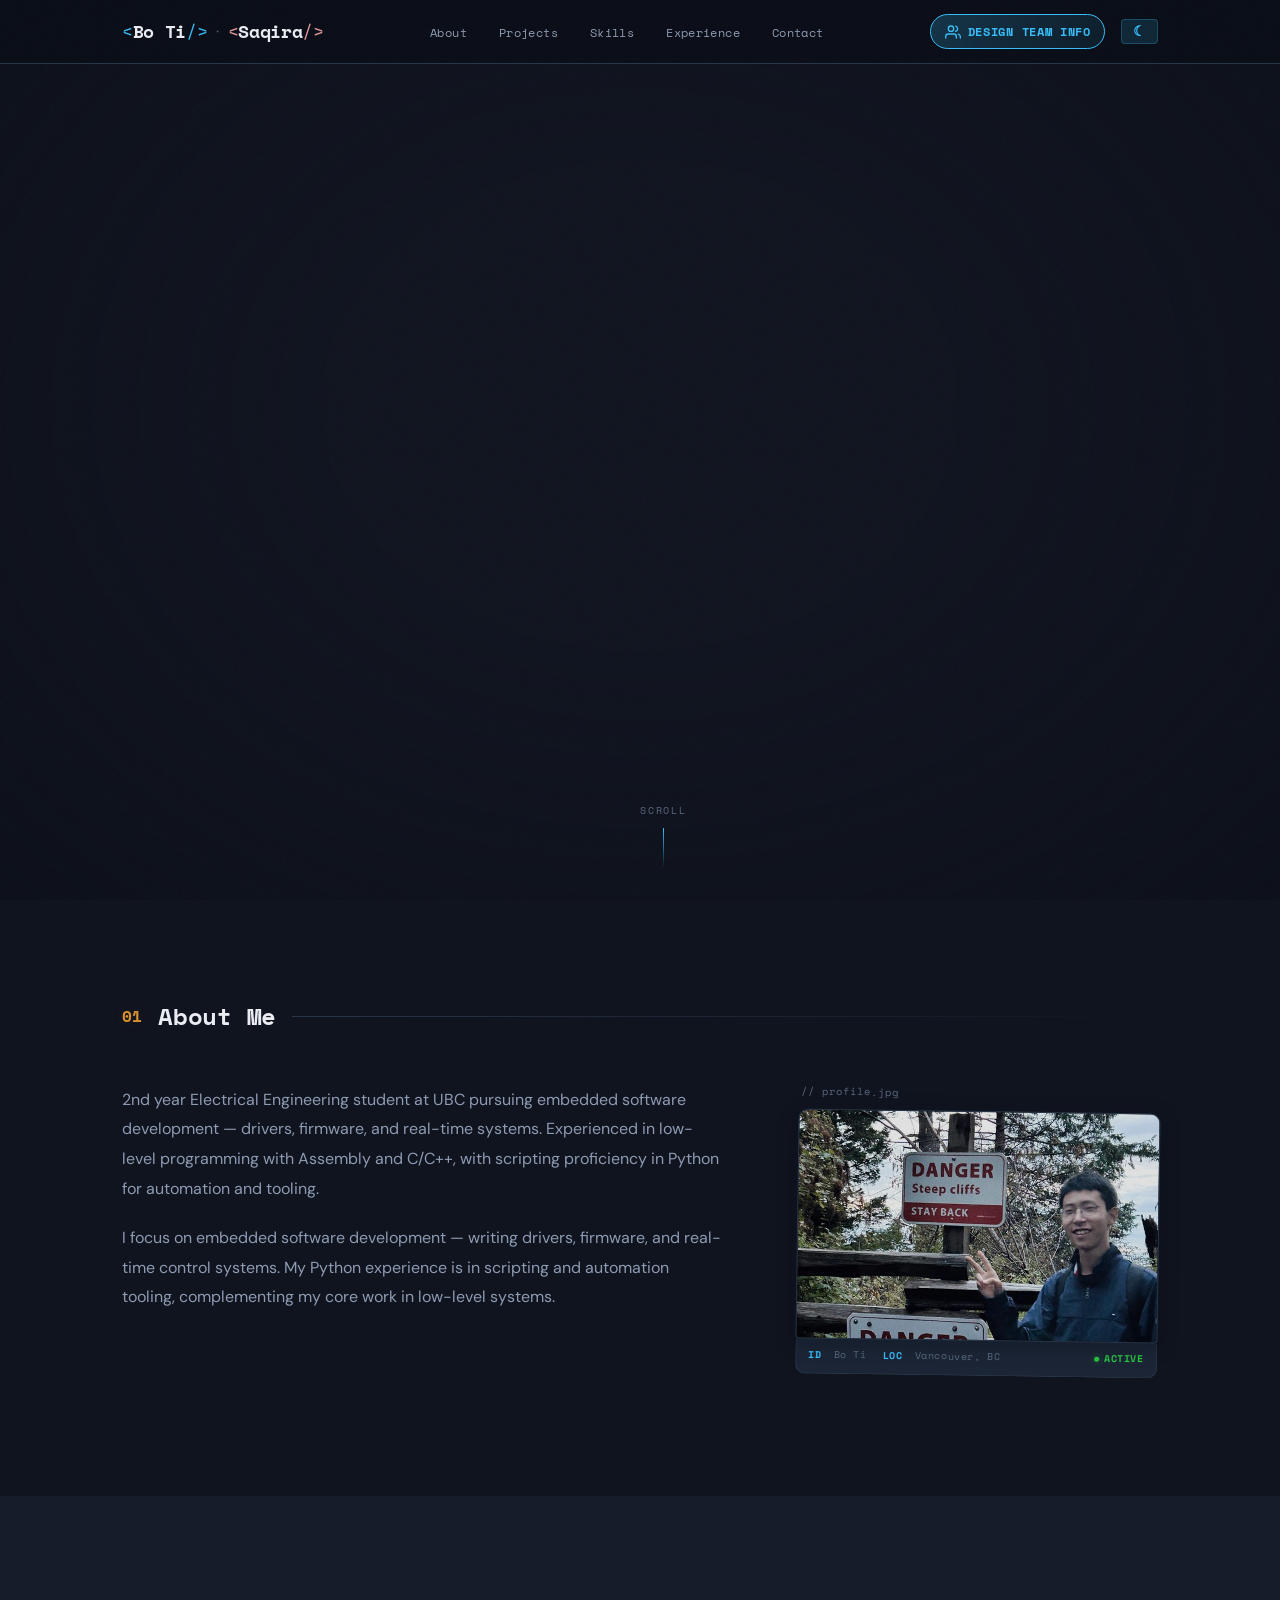
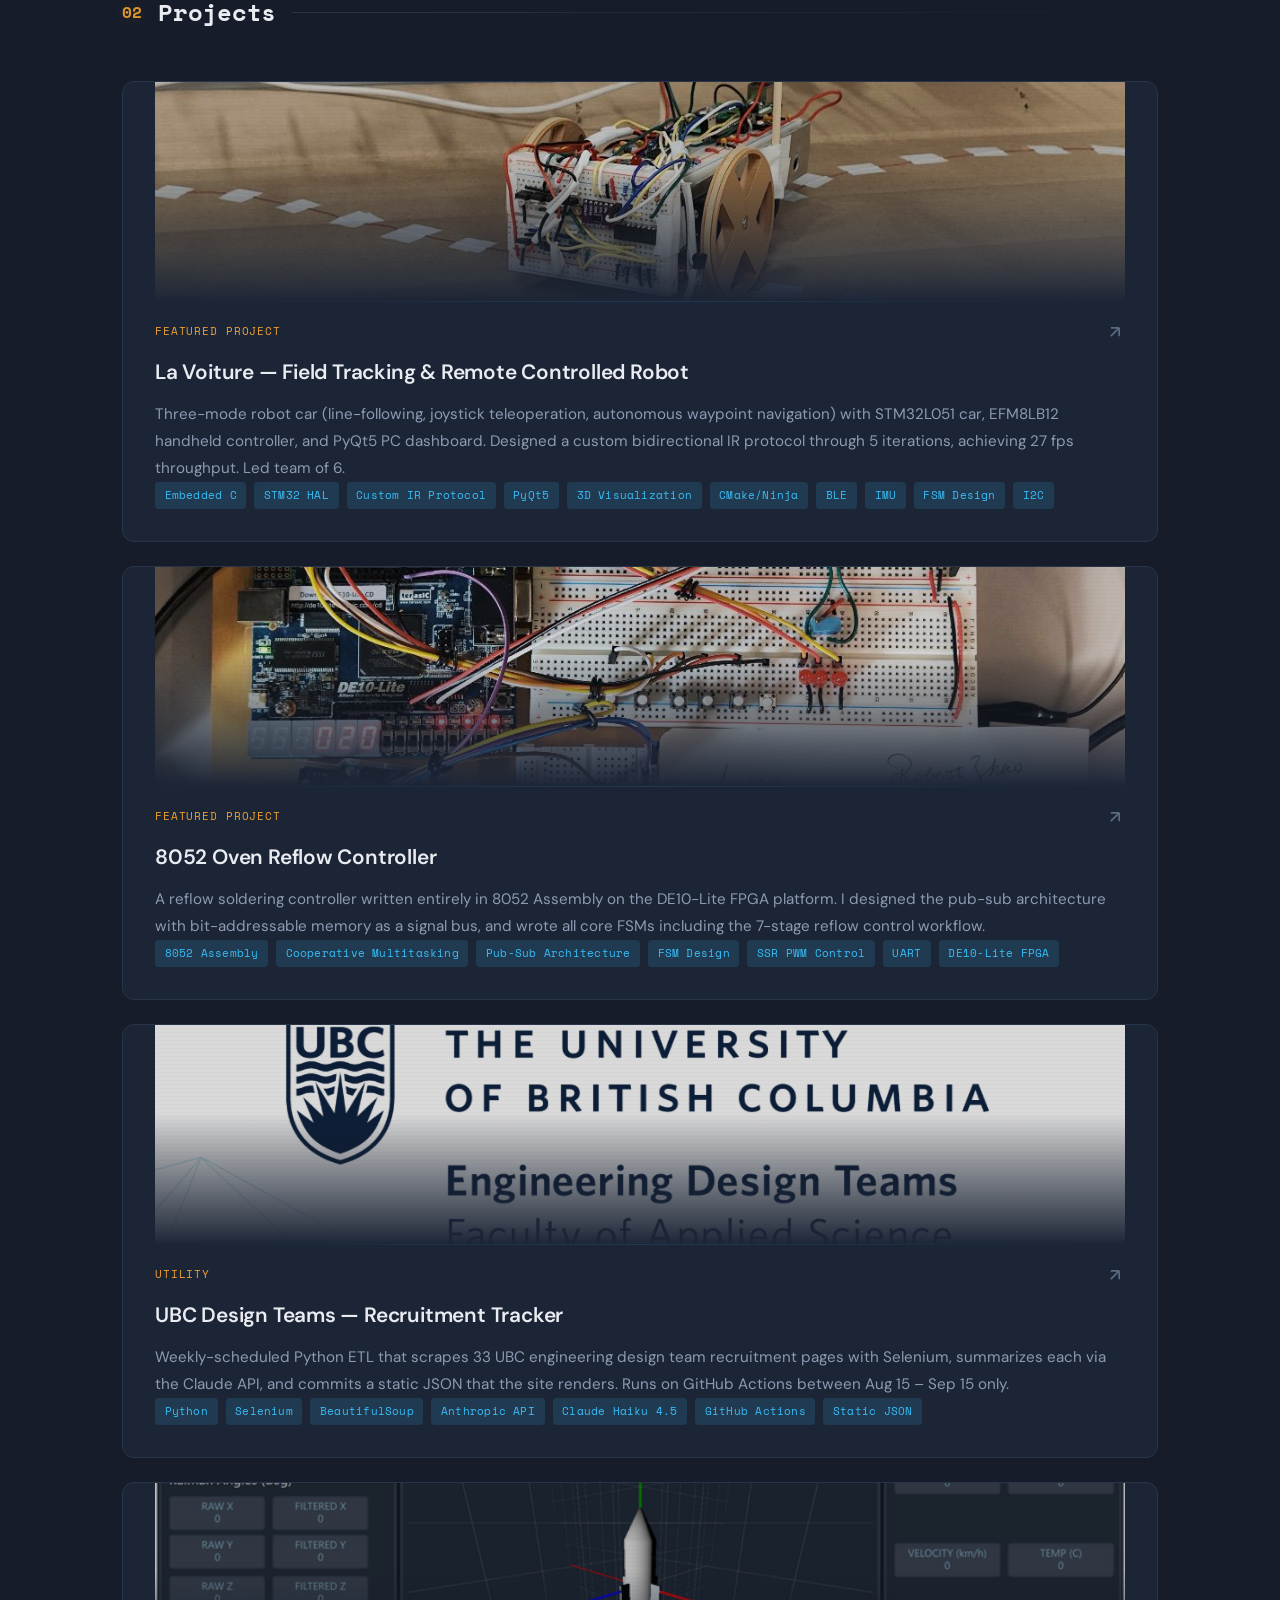
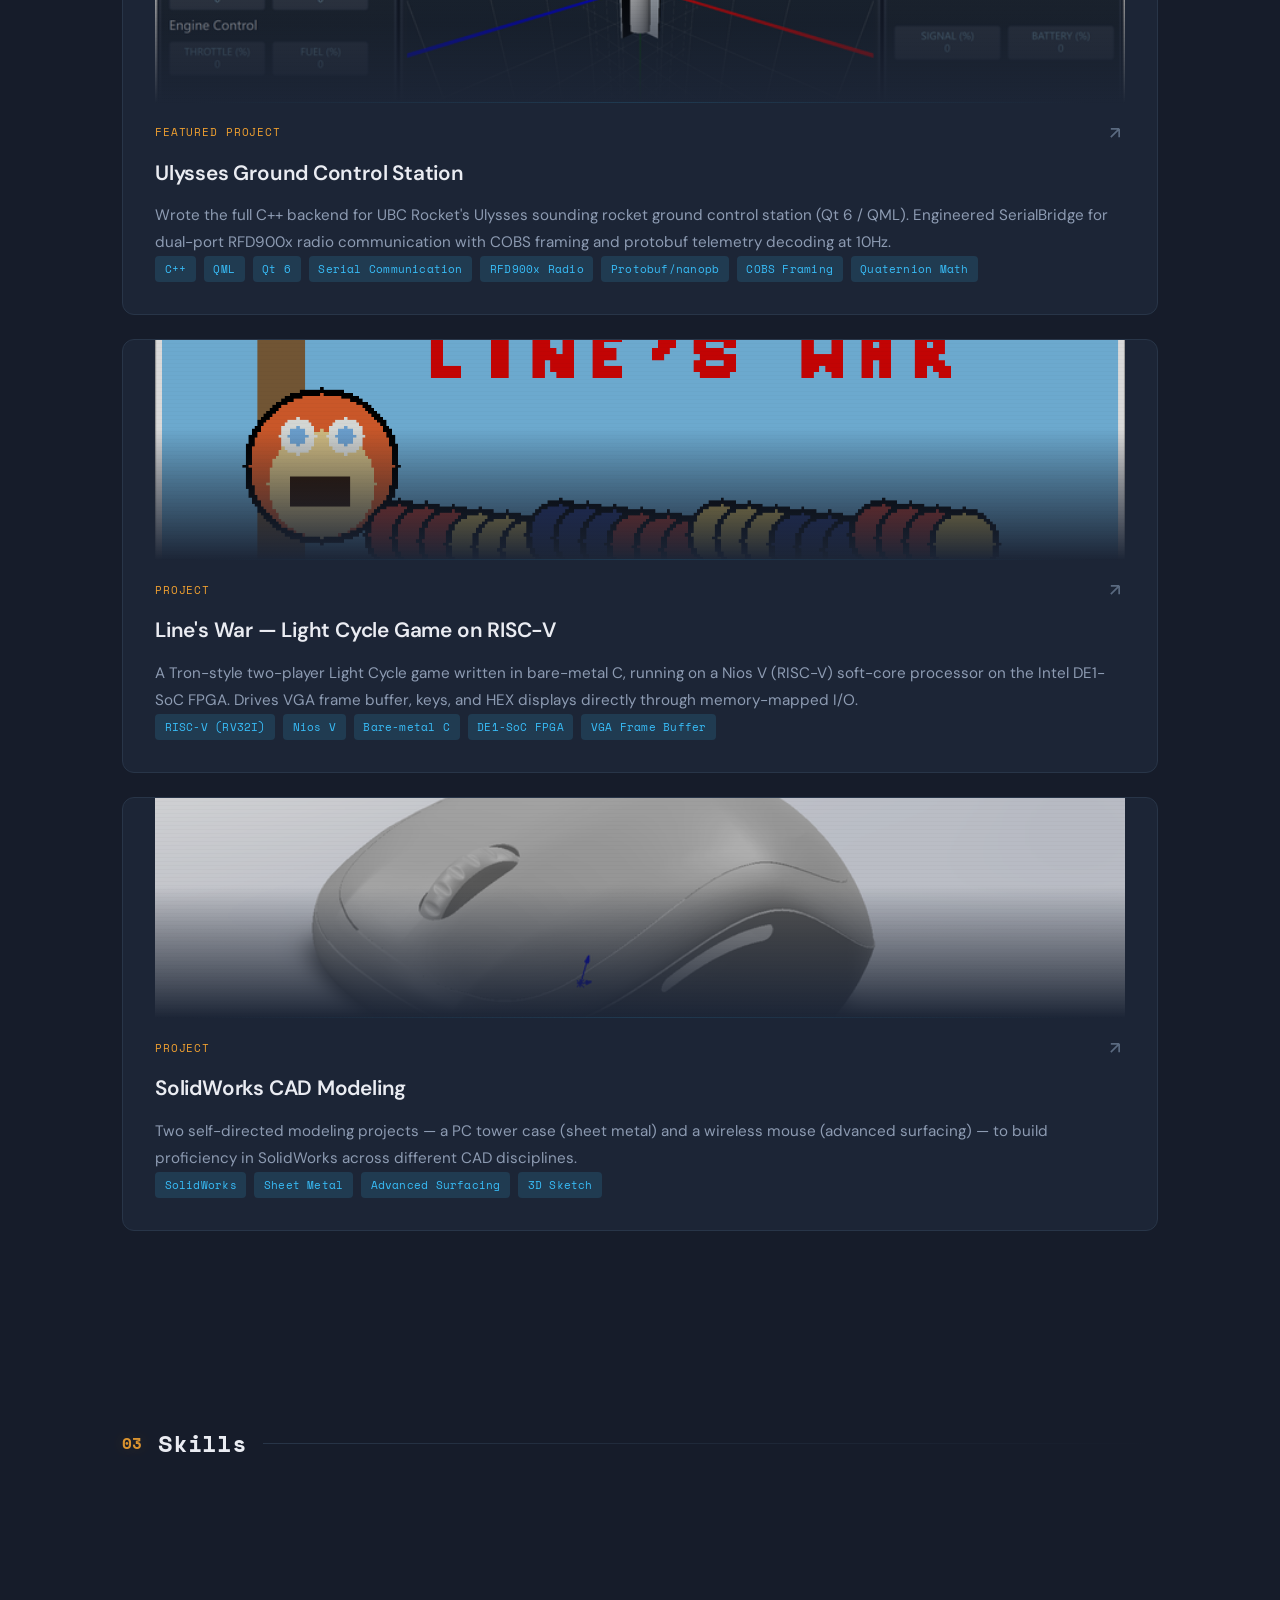
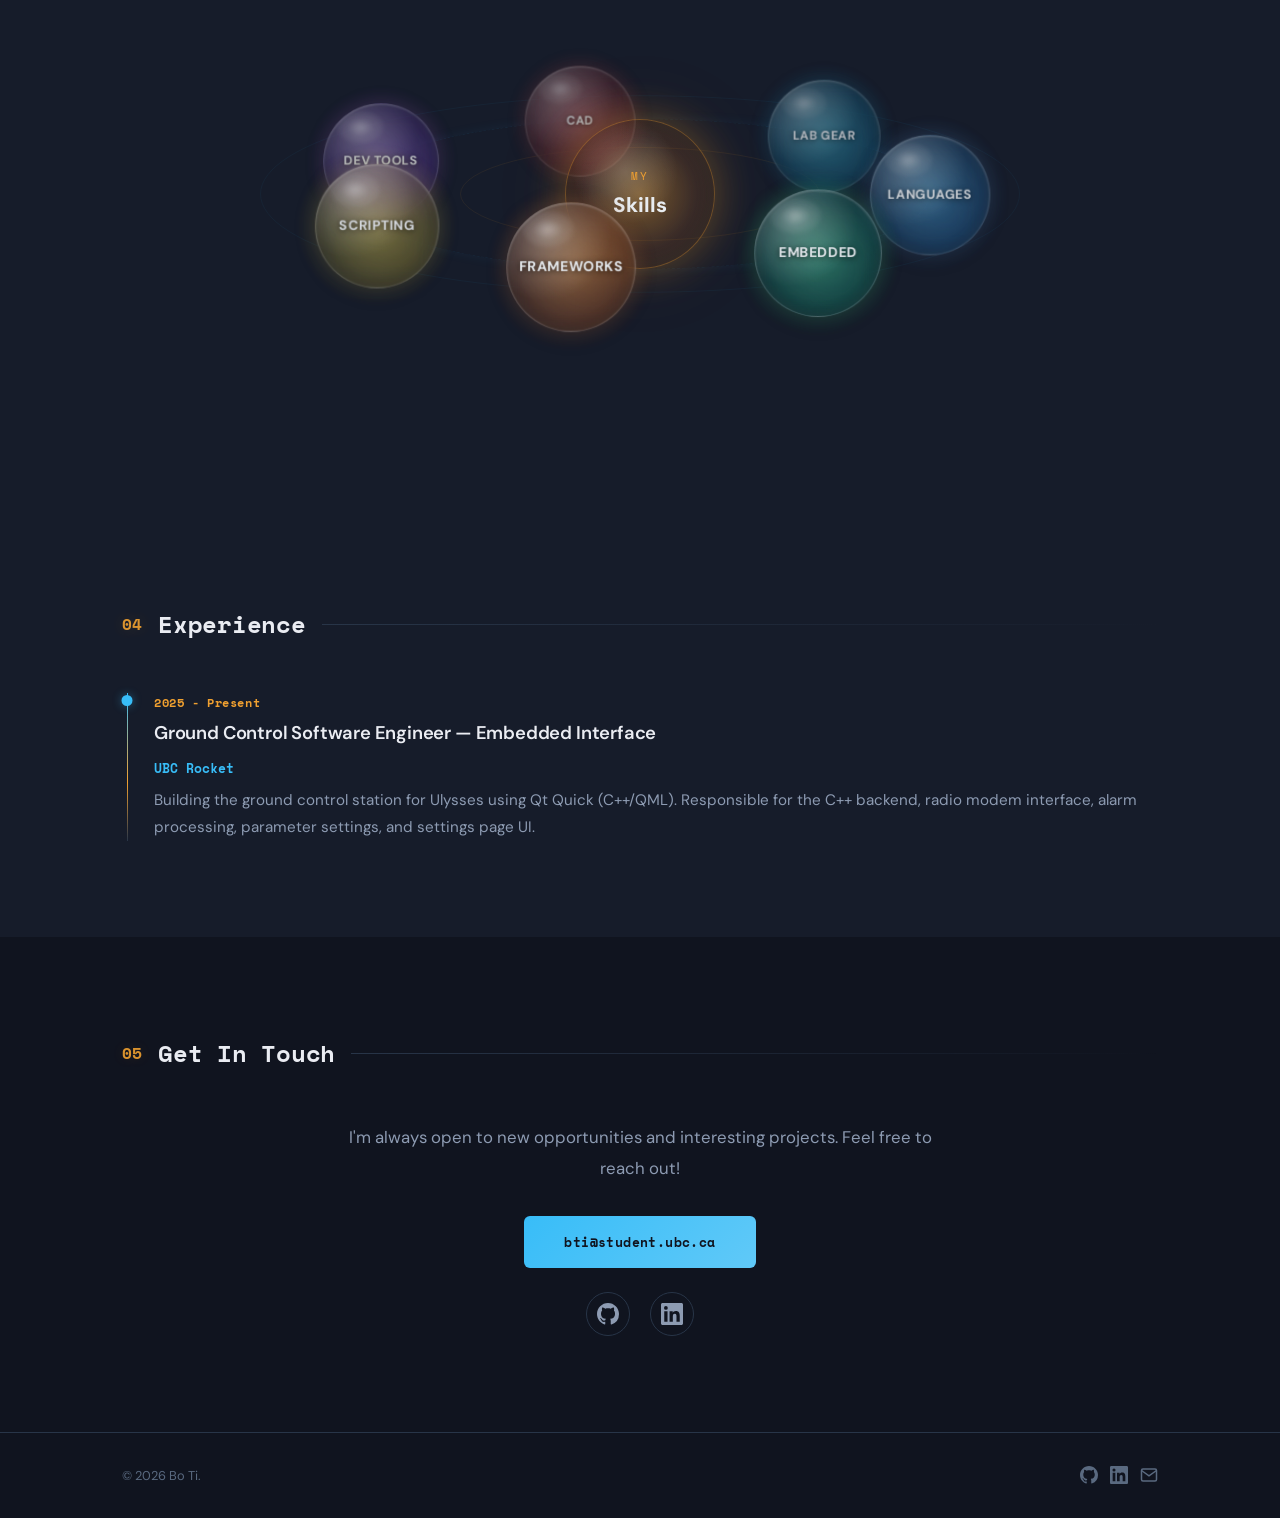
<file: index.html>
<!DOCTYPE html>
<html lang="en">
<head>
    <meta charset="UTF-8">
    <meta name="viewport" content="width=device-width, initial-scale=1.0">
    <title>Bo Ti - Embedded Software Developer</title>
    <link rel="preconnect" href="https://fonts.googleapis.com">
    <link rel="preconnect" href="https://fonts.gstatic.com" crossorigin>
    <link href="https://fonts.googleapis.com/css2?family=Space+Mono:wght@400;700&family=DM+Sans:ital,opsz,wght@0,9..40,300;0,9..40,400;0,9..40,500;0,9..40,600;1,9..40,400&family=Noto+Sans+Mongolian&display=swap" rel="stylesheet">
    <script>
        (function(){var t=localStorage.getItem('theme');if(t==='light')document.documentElement.setAttribute('data-theme','light');})();
    </script>
    <link rel="stylesheet" href="style.css?v=4">
    <style>
        /* ---- TRACKS ORBITAL ANIMATION ---- */
        .tracks-wrapper {
            display: flex;
            justify-content: center;
            align-items: center;
            padding: 0.5rem 0 1.5rem;
            overflow: hidden;
            position: relative;
            min-height: 500px;
        }

        .tracks-scene {
            position: relative;
            width: 700px;
            height: 400px;
            flex-shrink: 0;
            z-index: 1;
            transform: translateY(40px);
            transition: transform 0.45s cubic-bezier(0.25, 0.1, 0.25, 1);
        }

        .tracks-scene.scene-hovered {
            transform: translateY(-20px);
        }

        .orbit-ring {
            position: absolute;
            border-radius: 50%;
            top: 50%; left: 50%;
            transform: translate(-50%, -50%) scaleY(0.259);
        }

        /* Main orbit ring — dashed with subtle glow */
        .orbit-ring-main {
            border: 1.5px dashed rgba(56,189,248,0.18);
            box-shadow: 0 0 25px rgba(56,189,248,0.06);
        }

        /* Secondary orbit rings — thin solid, decorative */
        .orbit-ring-inner {
            border: 1px solid rgba(240,160,48,0.12);
        }
        .orbit-ring-outer {
            border: 1px solid rgba(56,189,248,0.08);
        }

        .center-node {
            position: absolute;
            top: 50%; left: 50%;
            transform: translate(-50%, -50%);
            width: 150px;
            height: 150px;
            border-radius: 50%;
            background:
                radial-gradient(circle at 40% 35%, rgba(255,255,255,0.2) 0%, transparent 40%),
                radial-gradient(circle at 50% 50%, rgba(240,160,48,0.45), rgba(240,120,30,0.15) 55%, rgba(10,14,23,0.5));
            border: 1.5px solid rgba(240,160,48,0.35);
            display: flex;
            flex-direction: column;
            align-items: center;
            justify-content: center;
            z-index: 10;
            box-shadow:
                0 0 40px rgba(240,160,48,0.3),
                0 0 80px rgba(240,120,30,0.12),
                inset 0 0 25px rgba(240,160,48,0.12);
            animation: center-pulse 4s ease-in-out infinite;
        }

        @keyframes center-pulse {
            0%, 100% { box-shadow: 0 0 40px rgba(240,160,48,0.3), 0 0 80px rgba(240,120,30,0.12), inset 0 0 25px rgba(240,160,48,0.12); }
            50% { box-shadow: 0 0 50px rgba(240,160,48,0.38), 0 0 100px rgba(240,120,30,0.18), inset 0 0 30px rgba(240,160,48,0.18); }
        }

        .node-label {
            font-size: 0.7rem;
            letter-spacing: 0.15em;
            text-transform: uppercase;
            color: #f0a030;
            font-family: var(--font-display);
        }

        .node-title {
            font-size: 1.3rem;
            font-weight: 800;
            margin-top: 2px;
            color: #e8ecf0;
        }

        .track {
            position: absolute;
            top: 50%; left: 50%;
            width: 130px;
            height: 130px;
            margin-left: -65px;
            margin-top: -65px;
            border-radius: 50%;
            border: 1px solid rgba(255,255,255,0.18);
            display: flex;
            flex-direction: column;
            align-items: center;
            justify-content: center;
            gap: 4px;
            cursor: pointer;
            z-index: 5;
            text-align: center;
            padding: 12px;
            will-change: transform, opacity;
            overflow: hidden;
            /* Liquid glass: translucent with colored tint */
            background:
                radial-gradient(circle at 30% 25%, rgba(255,255,255,0.25) 0%, transparent 50%),
                radial-gradient(circle at 70% 75%, var(--planet-lo, rgba(10,20,40,0.3)) 0%, transparent 60%),
                radial-gradient(circle at 50% 50%, var(--planet-hi, rgba(80,180,240,0.25)), var(--planet-mid, rgba(40,100,160,0.15)) 60%, var(--planet-lo, rgba(10,40,70,0.2)) 100%);
            backdrop-filter: blur(12px);
            -webkit-backdrop-filter: blur(12px);
            box-shadow:
                inset 0 1px 2px rgba(255,255,255,0.2),
                inset 0 -4px 12px rgba(0,0,0,0.15),
                0 4px 24px rgba(0,0,0,0.25),
                0 0 25px var(--card-glow, rgba(56,189,248,0.15));
            transition: box-shadow 0.3s ease, border-color 0.3s ease;
        }

        /* Specular highlight — liquid glass caustic */
        .track::before {
            content: '';
            position: absolute;
            top: 6%;
            left: 12%;
            width: 40%;
            height: 28%;
            background: radial-gradient(ellipse,
                rgba(255,255,255,0.4) 0%,
                rgba(255,255,255,0.12) 40%,
                transparent 100%);
            border-radius: 50%;
            pointer-events: none;
            z-index: 2;
            filter: blur(2px);
        }

        /* Atmosphere rim — glass edge refraction */
        .track::after {
            content: '';
            position: absolute;
            inset: -2px;
            border-radius: 50%;
            border: 1px solid rgba(255,255,255,0.15);
            pointer-events: none;
            z-index: 0;
            box-shadow:
                0 0 18px var(--card-glow, transparent),
                inset 0 0 14px rgba(255,255,255,0.06);
        }

        .track-active,
        .track:hover {
            transform: scale(1.18) !important;
            opacity: 1 !important;
            border-color: rgba(255,255,255,0.22);
            box-shadow:
                inset 0 1px 2px rgba(255,255,255,0.2),
                inset 0 -4px 14px rgba(0,0,0,0.15),
                0 4px 24px rgba(0,0,0,0.3),
                0 0 45px var(--card-glow, rgba(56,189,248,0.3)),
                0 0 90px var(--card-glow, rgba(56,189,248,0.12));
        }

        .track-active::after,
        .track:hover::after {
            border-color: rgba(255,255,255,0.18);
            box-shadow:
                0 0 25px var(--card-glow, transparent),
                inset 0 0 16px rgba(255,255,255,0.06);
        }

        .track-name {
            font-size: 0.88rem;
            font-weight: 700;
            letter-spacing: 0.04em;
            text-transform: uppercase;
            color: #e8ecf0;
            line-height: 1.25;
            position: relative;
            z-index: 1;
            text-shadow: 0 1px 6px rgba(0,0,0,0.7);
        }

        .tracks-tooltip {
            position: absolute;
            bottom: 30px;
            left: 50%;
            transform: translateX(-50%) translateY(10px);
            background: rgba(17,20,30,0.92);
            border: 1px solid rgba(56,189,248,0.15);
            border-radius: 12px;
            padding: 16px 24px;
            max-width: 380px;
            text-align: center;
            z-index: 200;
            opacity: 0;
            transition: opacity 0.35s, transform 0.35s cubic-bezier(0.25, 0.1, 0.25, 1);
            pointer-events: none;
            backdrop-filter: blur(16px);
            box-shadow: 0 4px 30px rgba(0,0,0,0.4), 0 0 20px rgba(56,189,248,0.05);
        }

        .tracks-tooltip.show { opacity: 1; transform: translateX(-50%) translateY(0); }
        .tracks-tooltip h3 { font-size: 1.05rem; font-weight: 700; margin-bottom: 6px; }
        .tracks-tooltip p { font-size: 0.78rem; color: var(--text-secondary); font-family: var(--font-display); line-height: 1.6; }

        @media (max-width: 900px) {
            .tracks-scene {
                transform: translateY(40px) scale(0.65);
                transform-origin: top center;
                margin-bottom: -140px;
            }
            .tracks-scene.scene-hovered {
                transform: translateY(-20px) scale(0.65);
            }
            .tracks-wrapper { min-height: 320px; }
        }

        /* ---- LIGHT MODE ORBITAL OVERRIDES ---- */
        [data-theme="light"] .orbit-ring-main {
            border-color: rgba(14,143,208,0.22);
            box-shadow: 0 0 25px rgba(14,143,208,0.08);
        }
        [data-theme="light"] .orbit-ring-inner {
            border-color: rgba(208,138,24,0.18);
        }
        [data-theme="light"] .orbit-ring-outer {
            border-color: rgba(14,143,208,0.12);
        }
        [data-theme="light"] .center-node {
            background:
                radial-gradient(circle at 40% 35%, rgba(255,255,255,0.35) 0%, transparent 40%),
                radial-gradient(circle at 50% 50%, rgba(208,138,24,0.5), rgba(208,100,20,0.2) 55%, rgba(245,246,250,0.4));
            border-color: rgba(208,138,24,0.4);
            box-shadow:
                0 0 40px rgba(208,138,24,0.25),
                0 0 80px rgba(208,100,20,0.1),
                inset 0 0 25px rgba(208,138,24,0.1);
        }
        [data-theme="light"] .track {
            border-color: rgba(0,0,0,0.12);
            box-shadow:
                inset 0 1px 2px rgba(255,255,255,0.4),
                inset 0 -4px 12px rgba(0,0,0,0.08),
                0 4px 24px rgba(0,0,0,0.12),
                0 0 25px var(--card-glow, rgba(14,143,208,0.1));
        }
        [data-theme="light"] .track::after {
            border-color: rgba(0,0,0,0.08);
        }
        [data-theme="light"] .track-name {
            color: #1a1e2e;
            text-shadow: 0 1px 4px rgba(255,255,255,0.6);
        }
        [data-theme="light"] .node-title {
            color: #1a1e2e;
        }
        [data-theme="light"] .tracks-tooltip {
            background: rgba(255,255,255,0.94);
            border-color: rgba(14,143,208,0.2);
            box-shadow: 0 4px 30px rgba(0,0,0,0.12), 0 0 20px rgba(14,143,208,0.06);
        }
        [data-theme="light"] .tracks-tooltip h3 {
            color: #1a1e2e;
        }

        @media (max-width: 760px) {
            .tracks-scene {
                transform: translateY(30px) scale(0.48);
                transform-origin: top center;
                margin-bottom: -210px;
            }
            .tracks-scene.scene-hovered {
                transform: translateY(-15px) scale(0.48);
            }
            .tracks-wrapper { min-height: 240px; }
        }
    </style>
</head>
<body>
    <!-- Dot-grid background canvas -->
    <canvas id="gridCanvas"></canvas>

    <nav class="navbar" id="navbar">
        <div class="nav-inner">
            <div class="nav-logos">
                <a href="#hero" class="nav-logo">
                    <span class="logo-bracket">&lt;</span>Bo Ti<span class="logo-bracket">/&gt;</span>
                </a>
                <span class="nav-logo-sep" aria-hidden="true">·</span>
                <a href="saqira.html" class="nav-logo nav-logo-sister" title="Saqira's illustration portfolio">
                    <span class="logo-bracket logo-bracket-rose">&lt;</span>Saqira<span class="logo-bracket logo-bracket-rose">/&gt;</span>
                </a>
            </div>
            <ul class="nav-links" id="navLinks">
                <li><a href="#about" data-i18n="nav_about">About</a></li>
                <li><a href="#projects" data-i18n="nav_projects">Projects</a></li>
                <li><a href="#skills" data-i18n="nav_skills">Skills</a></li>
                <li><a href="#experience" data-i18n="nav_experience">Experience</a></li>
                <li><a href="#contact" data-i18n="nav_contact">Contact</a></li>
            </ul>
            <div class="nav-right">
                <a href="project-teams.html" class="teams-cta" title="UBC Design Teams Recruitment Tracker">
                    <svg class="teams-cta-icon" viewBox="0 0 24 24" fill="none" stroke="currentColor" stroke-width="2" stroke-linecap="round" stroke-linejoin="round" aria-hidden="true">
                        <path d="M17 21v-2a4 4 0 0 0-4-4H5a4 4 0 0 0-4 4v2"/>
                        <circle cx="9" cy="7" r="4"/>
                        <path d="M23 21v-2a4 4 0 0 0-3-3.87"/>
                        <path d="M16 3.13a4 4 0 0 1 0 7.75"/>
                    </svg>
                    <span class="teams-cta-label">Design Team Info</span>
                    <span class="teams-cta-pulse" aria-hidden="true"></span>
                </a>
                <button class="theme-toggle" id="themeSwitch" onclick="toggleTheme()" aria-label="Toggle theme">
                    <span class="theme-icon" id="themeIcon">&#9728;</span>
                </button>
                <button class="menu-toggle" id="menuToggle" onclick="toggleMenu()" aria-label="Toggle menu">
                    <span></span><span></span><span></span>
                </button>
            </div>
        </div>
    </nav>

    <!-- HERO -->
    <section id="hero" class="hero">
        <canvas id="asciiHeroCanvas"></canvas>
        <div class="hero-vignette"></div>
        <h1 class="hero-name hero-name-sr">Bo Ti</h1>
        <div class="scroll-hint">
            <span data-i18n="scroll_hint">scroll</span>
            <div class="scroll-line"></div>
        </div>
    </section>

    <!-- ABOUT -->
    <section id="about" class="section">
        <div class="container">
            <div class="section-header">
                <span class="section-index">01</span>
                <h2 class="section-title" data-i18n="about_title">About Me</h2>
                <div class="section-line"></div>
            </div>
            <div class="about-grid">
                <div class="about-text">
                    <p data-i18n="about_p1">2nd year Electrical Engineering student at UBC pursuing embedded software development — drivers, firmware, and real-time systems. Experienced in low-level programming with Assembly and C/C++, with scripting proficiency in Python for automation and tooling.</p>
                    <p data-i18n="about_p2">I focus on embedded software development — writing drivers, firmware, and real-time control systems.
                       My Python experience is in scripting and automation tooling, complementing my core work in low-level systems.</p>
                </div>
                <div class="about-aside">
                    <div class="profile-dossier">
                        <span class="profile-label">// profile.jpg</span>
                        <div class="profile-photo-frame">
                            <img src="media/profile.jpg" alt="Bo Ti — profile photo" class="profile-photo">
                            <div class="profile-photo-grain"></div>
                        </div>
                        <div class="profile-meta">
                            <span class="profile-meta-item"><span class="profile-meta-key">ID</span> Bo Ti</span>
                            <span class="profile-meta-item"><span class="profile-meta-key">LOC</span> Vancouver, BC</span>
                            <span class="profile-meta-item profile-meta-status"><span class="profile-status-dot"></span> ACTIVE</span>
                        </div>
                    </div>
                </div>
            </div>
        </div>
    </section>

    <!-- PROJECTS -->
    <section id="projects" class="section section-alt">
        <div class="container">
            <div class="section-header">
                <span class="section-index">02</span>
                <h2 class="section-title" data-i18n="projects_title">Projects</h2>
                <div class="section-line"></div>
            </div>
            <div class="projects-list">

                <a href="project-voiture.html" class="project-card">
                    <div class="project-img-wrapper">
                        <img src="media/voiture.jpg" alt="La Voiture — robot car with handheld controller" class="project-img" style="object-position: center 41%" loading="lazy">
                        <div class="project-img-fade"></div>
                        <div class="project-img-scanline"></div>
                    </div>
                    <div class="project-top">
                        <span class="project-label" data-i18n="project_label_featured">Featured Project</span>
                        <svg class="project-arrow" width="20" height="20" viewBox="0 0 24 24" fill="none" stroke="currentColor" stroke-width="2"><path d="M7 17L17 7M17 7H7M17 7V17"/></svg>
                    </div>
                    <h3 class="project-name" data-i18n="project3_name">La Voiture &mdash; Field Tracking &amp; Remote Controlled Robot</h3>
                    <p class="project-desc" data-i18n="project3_summary">Three-mode robot car (line-following, joystick teleoperation, autonomous waypoint navigation) with STM32L051 car, EFM8LB12 handheld controller, and PyQt5 PC dashboard. Designed a custom bidirectional IR protocol through 5 iterations, achieving 27 fps throughput. Led team of 6.</p>
                    <div class="project-tech">
                        <span>Embedded C</span>
                        <span>STM32 HAL</span>
                        <span>Custom IR Protocol</span>
                        <span>PyQt5</span>
                        <span>3D Visualization</span>
                        <span>CMake/Ninja</span>
                        <span>BLE</span>
                        <span>IMU</span>
                        <span>FSM Design</span>
                        <span>I2C</span>
                    </div>
                </a>

                <a href="project-oven.html" class="project-card">
                    <div class="project-img-wrapper">
                        <img src="media/oven_controller.jpg" alt="8052 Oven Reflow Controller — breadboard prototype with microcontroller" class="project-img" loading="lazy">
                        <div class="project-img-fade"></div>
                        <div class="project-img-scanline"></div>
                    </div>
                    <div class="project-top">
                        <span class="project-label" data-i18n="project_label_featured">Featured Project</span>
                        <svg class="project-arrow" width="20" height="20" viewBox="0 0 24 24" fill="none" stroke="currentColor" stroke-width="2"><path d="M7 17L17 7M17 7H7M17 7V17"/></svg>
                    </div>
                    <h3 class="project-name" data-i18n="project1_name">8052 Oven Reflow Controller</h3>
                    <p class="project-desc" data-i18n="project1_summary">A reflow soldering controller written entirely in 8052 Assembly on the DE10-Lite FPGA platform. I designed the pub-sub architecture with bit-addressable memory as a signal bus, and wrote all core FSMs including the 7-stage reflow control workflow.</p>
                    <div class="project-tech">
                        <span>8052 Assembly</span>
                        <span>Cooperative Multitasking</span>
                        <span>Pub-Sub Architecture</span>
                        <span>FSM Design</span>
                        <span>SSR PWM Control</span>
                        <span>UART</span>
                        <span>DE10-Lite FPGA</span>
                    </div>
                </a>

                <a href="project-teams.html" class="project-card">
                    <div class="project-img-wrapper">
                        <img src="media/ubc_designteam.png" alt="UBC Engineering Design Teams — recruitment tracker" class="project-img" loading="lazy">
                        <div class="project-img-fade"></div>
                        <div class="project-img-scanline"></div>
                    </div>
                    <div class="project-top">
                        <span class="project-label">Utility</span>
                        <svg class="project-arrow" width="20" height="20" viewBox="0 0 24 24" fill="none" stroke="currentColor" stroke-width="2"><path d="M7 17L17 7M17 7H7M17 7V17"/></svg>
                    </div>
                    <h3 class="project-name">UBC Design Teams &mdash; Recruitment Tracker</h3>
                    <p class="project-desc">Weekly-scheduled Python ETL that scrapes 33 UBC engineering design team recruitment pages with Selenium, summarizes each via the Claude API, and commits a static JSON that the site renders. Runs on GitHub Actions between Aug 15 &ndash; Sep 15 only.</p>
                    <div class="project-tech">
                        <span>Python</span>
                        <span>Selenium</span>
                        <span>BeautifulSoup</span>
                        <span>Anthropic API</span>
                        <span>Claude Haiku 4.5</span>
                        <span>GitHub Actions</span>
                        <span>Static JSON</span>
                    </div>
                </a>

                <a href="project-ulysses.html" class="project-card">
                    <div class="project-img-wrapper">
                        <img src="media/Ulysses_GCS.png" alt="Ulysses Ground Control Station — Qt 6 telemetry dashboard" class="project-img" style="object-position: center 30%" loading="lazy">
                        <div class="project-img-fade"></div>
                        <div class="project-img-scanline"></div>
                    </div>
                    <div class="project-top">
                        <span class="project-label" data-i18n="project_label_featured">Featured Project</span>
                        <svg class="project-arrow" width="20" height="20" viewBox="0 0 24 24" fill="none" stroke="currentColor" stroke-width="2"><path d="M7 17L17 7M17 7H7M17 7V17"/></svg>
                    </div>
                    <h3 class="project-name" data-i18n="project2_name">Ulysses Ground Control Station</h3>
                    <p class="project-desc" data-i18n="project2_summary">Wrote the full C++ backend for UBC Rocket's Ulysses sounding rocket ground control station (Qt 6 / QML). Engineered SerialBridge for dual-port RFD900x radio communication with COBS framing and protobuf telemetry decoding at 10Hz.</p>
                    <div class="project-tech">
                        <span>C++</span>
                        <span>QML</span>
                        <span>Qt 6</span>
                        <span>Serial Communication</span>
                        <span>RFD900x Radio</span>
                        <span>Protobuf/nanopb</span>
                        <span>COBS Framing</span>
                        <span>Quaternion Math</span>
                    </div>
                </a>

                <a href="project-lightcycle.html" class="project-card">
                    <div class="project-img-wrapper">
                        <img src="media/cpen211_lab6_cover.png" alt="Light Cycle game on RISC-V — title screen" class="project-img" loading="lazy">
                        <div class="project-img-fade"></div>
                        <div class="project-img-scanline"></div>
                    </div>
                    <div class="project-top">
                        <span class="project-label" data-i18n="project_label_project">Project</span>
                        <svg class="project-arrow" width="20" height="20" viewBox="0 0 24 24" fill="none" stroke="currentColor" stroke-width="2"><path d="M7 17L17 7M17 7H7M17 7V17"/></svg>
                    </div>
                    <h3 class="project-name" data-i18n="project5_name">Line's War &mdash; Light Cycle Game on RISC-V</h3>
                    <p class="project-desc" data-i18n="project5_summary">A Tron-style two-player Light Cycle game written in bare-metal C, running on a Nios V (RISC-V) soft-core processor on the Intel DE1-SoC FPGA. Drives VGA frame buffer, keys, and HEX displays directly through memory-mapped I/O.</p>
                    <div class="project-tech">
                        <span>RISC-V (RV32I)</span>
                        <span>Nios V</span>
                        <span>Bare-metal C</span>
                        <span>DE1-SoC FPGA</span>
                        <span>VGA Frame Buffer</span>
                    </div>
                </a>

                <a href="project-solidworks.html" class="project-card">
                    <div class="project-img-wrapper">
                        <img src="media/sw_mouse.png" alt="SolidWorks mouse model — advanced surfacing" class="project-img" loading="lazy">
                        <div class="project-img-fade"></div>
                        <div class="project-img-scanline"></div>
                    </div>
                    <div class="project-top">
                        <span class="project-label" data-i18n="project_label_project">Project</span>
                        <svg class="project-arrow" width="20" height="20" viewBox="0 0 24 24" fill="none" stroke="currentColor" stroke-width="2"><path d="M7 17L17 7M17 7H7M17 7V17"/></svg>
                    </div>
                    <h3 class="project-name" data-i18n="project4_name">SolidWorks CAD Modeling</h3>
                    <p class="project-desc" data-i18n="project4_summary">Two self-directed modeling projects — a PC tower case (sheet metal) and a wireless mouse (advanced surfacing) — to build proficiency in SolidWorks across different CAD disciplines.</p>
                    <div class="project-tech">
                        <span>SolidWorks</span>
                        <span>Sheet Metal</span>
                        <span>Advanced Surfacing</span>
                        <span>3D Sketch</span>
                    </div>
                </a>

            </div>
        </div>
    </section>

    <!-- SKILLS -->
    <section id="skills" class="section section-alt" style="position:relative;">
        <div class="container">
            <div class="section-header">
                <span class="section-index">03</span>
                <h2 class="section-title" data-i18n="skills_title">Skills</h2>
                <div class="section-line"></div>
            </div>
            <div class="tracks-wrapper">
                <div class="tracks-scene" id="tracksScene">
                    <div class="orbit-ring orbit-ring-inner" style="width:360px;height:360px;"></div>
                    <div class="orbit-ring orbit-ring-main" style="width:580px;height:580px;"></div>
                    <div class="orbit-ring orbit-ring-outer" style="width:760px;height:760px;"></div>
                    <div class="center-node">
                        <span class="node-label" data-i18n="skills_my">My</span>
                        <span class="node-title" data-i18n="skills_node_title">Skills</span>
                    </div>
                </div>
            </div>
            <!-- Mobile: liquid glass skill cards -->
            <div class="skills-mobile-grid" id="skillsMobileGrid"></div>
        </div>
        <div class="tracks-tooltip" id="tracksTooltip">
            <h3 id="ttTitle"></h3>
            <p id="ttDesc"></p>
        </div>
    </section>

    <!-- EXPERIENCE -->
    <section id="experience" class="section section-alt">
        <div class="container">
            <div class="section-header">
                <span class="section-index">04</span>
                <h2 class="section-title" data-i18n="experience_title">Experience</h2>
                <div class="section-line"></div>
            </div>
            <div class="experience-list">
                <div class="exp-card">
                    <div class="exp-timeline-dot"></div>
                    <div class="exp-period" data-i18n="exp1_period">2025 - Present</div>
                    <div class="exp-body">
                        <h3 class="exp-role" data-i18n="exp1_role">Ground Control Software Engineer — Embedded Interface</h3>
                        <span class="exp-company">UBC Rocket</span>
                        <p class="exp-desc" data-i18n="exp1_desc">Building the ground control station for Ulysses using Qt Quick (C++/QML). Responsible for the C++ backend, radio modem interface, alarm processing, parameter settings, and settings page UI.</p>
                    </div>
                </div>
            </div>
        </div>
    </section>

    <!-- CONTACT -->
    <section id="contact" class="section">
        <div class="container">
            <div class="section-header">
                <span class="section-index">05</span>
                <h2 class="section-title" data-i18n="contact_title">Get In Touch</h2>
                <div class="section-line"></div>
            </div>
            <div class="contact-box">
                <p class="contact-text" data-i18n="contact_text">I'm always open to new opportunities and interesting projects.
                   Feel free to reach out!</p>
                <a href="mailto:bti@student.ubc.ca" class="btn btn-primary btn-lg">bti@student.ubc.ca</a>
                <div class="contact-socials">
                    <a href="https://github.com/Tibo-vagenBird" target="_blank" rel="noopener" class="contact-social-link" aria-label="GitHub">
                        <svg width="22" height="22" viewBox="0 0 24 24" fill="currentColor"><path d="M12 0C5.37 0 0 5.37 0 12c0 5.31 3.435 9.795 8.205 11.385.6.105.825-.255.825-.57 0-.285-.015-1.23-.015-2.235-3.015.555-3.795-.735-4.035-1.41-.135-.345-.72-1.41-1.23-1.695-.42-.225-1.02-.78-.015-.795.945-.015 1.62.87 1.845 1.23 1.08 1.815 2.805 1.305 3.495.99.105-.78.42-1.305.765-1.605-2.67-.3-5.46-1.335-5.46-5.925 0-1.305.465-2.385 1.23-3.225-.12-.3-.54-1.53.12-3.18 0 0 1.005-.315 3.3 1.23.96-.27 1.98-.405 3-.405s2.04.135 3 .405c2.295-1.56 3.3-1.23 3.3-1.23.66 1.65.24 2.88.12 3.18.765.84 1.23 1.905 1.23 3.225 0 4.605-2.805 5.625-5.475 5.925.435.375.81 1.095.81 2.22 0 1.605-.015 2.895-.015 3.3 0 .315.225.69.825.57A12.02 12.02 0 0024 12c0-6.63-5.37-12-12-12z"/></svg>
                    </a>
                    <a href="https://www.linkedin.com/in/bo-ti-0401b0300" target="_blank" rel="noopener" class="contact-social-link" aria-label="LinkedIn">
                        <svg width="22" height="22" viewBox="0 0 24 24" fill="currentColor"><path d="M20.447 20.452h-3.554v-5.569c0-1.328-.027-3.037-1.852-3.037-1.853 0-2.136 1.445-2.136 2.939v5.667H9.351V9h3.414v1.561h.046c.477-.9 1.637-1.85 3.37-1.85 3.601 0 4.267 2.37 4.267 5.455v6.286zM5.337 7.433a2.062 2.062 0 01-2.063-2.065 2.064 2.064 0 112.063 2.065zm1.782 13.019H3.555V9h3.564v11.452zM22.225 0H1.771C.792 0 0 .774 0 1.729v20.542C0 23.227.792 24 1.771 24h20.451C23.2 24 24 23.227 24 22.271V1.729C24 .774 23.2 0 22.222 0h.003z"/></svg>
                    </a>
                </div>
            </div>
        </div>
    </section>

    <footer class="footer">
        <div class="container footer-inner">
            <p data-i18n="footer_text">&copy; 2026 Bo Ti.</p>
            <div class="footer-socials">
                <a href="https://github.com/Tibo-vagenBird" target="_blank" rel="noopener" class="footer-social-link" aria-label="GitHub">
                    <svg width="18" height="18" viewBox="0 0 24 24" fill="currentColor"><path d="M12 0C5.37 0 0 5.37 0 12c0 5.31 3.435 9.795 8.205 11.385.6.105.825-.255.825-.57 0-.285-.015-1.23-.015-2.235-3.015.555-3.795-.735-4.035-1.41-.135-.345-.72-1.41-1.23-1.695-.42-.225-1.02-.78-.015-.795.945-.015 1.62.87 1.845 1.23 1.08 1.815 2.805 1.305 3.495.99.105-.78.42-1.305.765-1.605-2.67-.3-5.46-1.335-5.46-5.925 0-1.305.465-2.385 1.23-3.225-.12-.3-.54-1.53.12-3.18 0 0 1.005-.315 3.3 1.23.96-.27 1.98-.405 3-.405s2.04.135 3 .405c2.295-1.56 3.3-1.23 3.3-1.23.66 1.65.24 2.88.12 3.18.765.84 1.23 1.905 1.23 3.225 0 4.605-2.805 5.625-5.475 5.925.435.375.81 1.095.81 2.22 0 1.605-.015 2.895-.015 3.3 0 .315.225.69.825.57A12.02 12.02 0 0024 12c0-6.63-5.37-12-12-12z"/></svg>
                </a>
                <a href="https://www.linkedin.com/in/bo-ti-0401b0300" target="_blank" rel="noopener" class="footer-social-link" aria-label="LinkedIn">
                    <svg width="18" height="18" viewBox="0 0 24 24" fill="currentColor"><path d="M20.447 20.452h-3.554v-5.569c0-1.328-.027-3.037-1.852-3.037-1.853 0-2.136 1.445-2.136 2.939v5.667H9.351V9h3.414v1.561h.046c.477-.9 1.637-1.85 3.37-1.85 3.601 0 4.267 2.37 4.267 5.455v6.286zM5.337 7.433a2.062 2.062 0 01-2.063-2.065 2.064 2.064 0 112.063 2.065zm1.782 13.019H3.555V9h3.564v11.452zM22.225 0H1.771C.792 0 0 .774 0 1.729v20.542C0 23.227.792 24 1.771 24h20.451C23.2 24 24 23.227 24 22.271V1.729C24 .774 23.2 0 22.222 0h.003z"/></svg>
                </a>
                <a href="mailto:bti@student.ubc.ca" class="footer-social-link" aria-label="Email">
                    <svg width="18" height="18" viewBox="0 0 24 24" fill="none" stroke="currentColor" stroke-width="2"><path d="M4 4h16c1.1 0 2 .9 2 2v12c0 1.1-.9 2-2 2H4c-1.1 0-2-.9-2-2V6c0-1.1.9-2 2-2z"/><polyline points="22,6 12,13 2,6"/></svg>
                </a>
            </div>
        </div>
    </footer>

    <script src="mn-translations.js"></script>
    <script src="script.js?v=4"></script>
    <script>
        /* ---- SKILLS ORBITAL ANIMATION ---- */
        (function () {
            var S = 0.0003;
            var R = 290;
            var A = 2 * Math.PI / 7;
            var tracks = [
                { name: "Languages",  nameZh: "\u7f16\u7a0b\u8bed\u8a00", nameMn: "ᠫᠷᠣᠭ᠋ᠷᠠᠮ ᠬᠡᠯᠡ", color: "#6eb4ff", glow: "rgba(110,180,255,0.3)",  planetHi: "rgba(100,200,255,0.5)", planetMid: "rgba(50,140,210,0.3)", planetLo: "rgba(20,80,140,0.2)", radius: R, startAngle: A * 0, speed: S, items: ["8052 Assembly", "C/C++", "QML", "Python"], itemsZh: ["8052 \u6c47\u7f16", "C/C++", "QML", "Python"], itemsMn: ["8052 Assembly", "C/C++", "QML", "Python"] },
                { name: "Embedded",   nameZh: "\u5d4c\u5165\u5f0f",   nameMn: "ᠳᠠᠷᠠᠭᠠᠯᠠᠯ", color: "#5dffb0", glow: "rgba(93,255,176,0.3)",   planetHi: "rgba(90,230,180,0.5)", planetMid: "rgba(30,160,130,0.3)", planetLo: "rgba(15,90,80,0.2)", radius: R, startAngle: A * 1, speed: S, items: ["FSM Design", "PWM Control", "UART/Serial", "Pub-Sub Architecture", "Cooperative Multitasking", "Timer/Interrupt Config"], itemsZh: ["\u72b6\u6001\u673a\u8bbe\u8ba1", "PWM \u63a7\u5236", "UART/\u4e32\u53e3\u901a\u4fe1", "\u53d1\u5e03-\u8ba2\u9605\u67b6\u6784", "\u534f\u4f5c\u5f0f\u591a\u4efb\u52a1", "\u5b9a\u65f6\u5668/\u4e2d\u65ad\u914d\u7f6e"], itemsMn: ["FSM ᠪᠦᠲᠦᠴᠡ", "PWM ᠬᠢᠨᠠᠯᠲᠠ", "UART/ᠴᠤᠪᠤᠷᠠᠯ", "Pub-Sub", "ᠬᠠᠮᠲᠤ ᠠᠵᠢᠯᠯᠠᠭ᠎ᠠ", "ᠴᠠᠭ ᠤᠨ ᠵᠣᠬᠢᠴᠠᠭᠤᠯᠤᠯ"] },
                { name: "Frameworks", nameZh: "\u6846\u67b6\u4e0e\u5e93", nameMn: "ᠬᠠᠭᠤᠳᠠᠰᠤ", color: "#ff9d5c", glow: "rgba(255,157,92,0.3)",    planetHi: "rgba(255,175,100,0.48)", planetMid: "rgba(200,110,55,0.28)", planetLo: "rgba(120,60,25,0.18)", radius: R, startAngle: A * 2, speed: S, items: ["Qt Quick"], itemsZh: ["Qt Quick"], itemsMn: ["Qt Quick"] },
                { name: "Scripting",  nameZh: "\u811a\u672c\u4e0e\u81ea\u52a8\u5316", nameMn: "ᠠᠦ᠋ᠲ᠋ᠣᠮᠠᠲ᠋ᠵᠢᠯ", color: "#ffe066", glow: "rgba(255,224,102,0.3)",   planetHi: "rgba(255,235,110,0.48)", planetMid: "rgba(200,180,70,0.28)", planetLo: "rgba(120,100,30,0.18)", radius: R, startAngle: A * 3, speed: S, items: ["Selenium", "BeautifulSoup", "OpenCV", "NumPy", "Pandas", "Matplotlib"], itemsZh: ["Selenium", "BeautifulSoup", "OpenCV", "NumPy", "Pandas", "Matplotlib"], itemsMn: ["Selenium", "BeautifulSoup", "OpenCV", "NumPy", "Pandas", "Matplotlib"] },
                { name: "Dev Tools",  nameZh: "\u8f6f\u4ef6\u4e0e\u5de5\u5177", nameMn: "ᠬᠡᠷᠡᠭᠰᠡᠯ", color: "#d67eff", glow: "rgba(214,126,255,0.3)",   planetHi: "rgba(200,150,255,0.48)", planetMid: "rgba(140,80,220,0.28)", planetLo: "rgba(70,35,140,0.18)", radius: R, startAngle: A * 4, speed: S, items: ["Quartus", "Qt Creator", "VS Code", "Git", "Office Suite"], itemsZh: ["Quartus", "Qt Creator", "VS Code", "Git", "Office \u5957\u4ef6"], itemsMn: ["Quartus", "Qt Creator", "VS Code", "Git", "Office"] },
                { name: "CAD",        nameZh: "CAD / \u8bbe\u8ba1",   nameMn: "ᠵᠢᠷᠤᠭᠯᠠᠯ", color: "#ff6b6b", glow: "rgba(255,107,107,0.3)",   planetHi: "rgba(255,120,120,0.48)", planetMid: "rgba(200,70,70,0.28)", planetLo: "rgba(120,35,35,0.18)", radius: R, startAngle: A * 5, speed: S, items: ["SolidWorks", "Advanced Surfacing", "Sheet Metal", "Assembly"], itemsZh: ["SolidWorks", "\u9ad8\u7ea7\u66f2\u9762", "\u9499\u91d1", "\u88c5\u914d\u4f53"], itemsMn: ["SolidWorks", "ᠳᠡᠭᠡᠳᠦ ᠭᠠᠳᠠᠷᠭᠤ", "ᠬᠠᠪᠲᠠᠰᠤ ᠮᠧᠲ᠋ᠠᠯ", "ᠡᠪᠯᠡᠯ"] },
                { name: "Lab Gear",   nameZh: "\u5b9e\u9a8c\u5ba4\u8bbe\u5907", nameMn: "ᠲᠤᠷᠰᠢᠯᠭ᠎ᠠ ᠶᠢᠨ ᠬᠡᠷᠡᠭᠰᠡᠯ", color: "#38bdf8", glow: "rgba(56,189,248,0.3)",    planetHi: "rgba(85,225,255,0.5)", planetMid: "rgba(30,160,210,0.3)", planetLo: "rgba(15,90,120,0.2)", radius: R, startAngle: A * 6, speed: S, items: ["Logic Analyzer", "Multimeter", "Oscilloscope", "Signal Generator"], itemsZh: ["\u903b\u8f91\u5206\u6790\u4eea", "\u4e07\u7528\u8868", "\u793a\u6ce2\u5668", "\u4fe1\u53f7\u53d1\u751f\u5668"], itemsMn: ["ᠯᠣᠭᠢᠺ ᠰᠢᠨᠵᠢᠯᠡᠭᠴᠢ", "ᠮᠧᠲ᠋ᠷ", "ᠣᠰᠼᠢᠯᠣᠰᠺᠣᠫ", "ᠳᠣᠬᠢᠶ᠎ᠠ ᠦᠢᠯᠡᠳᠦᠭᠴᠢ"] }
            ];

            var scene   = document.getElementById('tracksScene');
            var tooltip = document.getElementById('tracksTooltip');
            var ttTitle = document.getElementById('ttTitle');
            var ttDesc  = document.getElementById('ttDesc');
            if (!scene) return;

            function getTrackName(t) {
                if (currentLang === 'zh' && t.nameZh) return t.nameZh;
                if (currentLang === 'mn' && t.nameMn) return t.nameMn;
                return t.name;
            }
            function getTrackItems(t) {
                if (currentLang === 'zh' && t.itemsZh) return t.itemsZh;
                if (currentLang === 'mn' && t.itemsMn) return t.itemsMn;
                return t.items;
            }

            var elements = tracks.map(function (t) {
                var el = document.createElement('div');
                el.className = 'track';
                el.style.setProperty('--card-color', t.color);
                el.style.setProperty('--card-glow',  t.glow);
                el.style.setProperty('--planet-hi',  t.planetHi);
                el.style.setProperty('--planet-mid', t.planetMid);
                el.style.setProperty('--planet-lo',  t.planetLo);
                el.innerHTML = '<div class="track-name">' + getTrackName(t) + '</div>';
                el.addEventListener('mouseenter', function () {
                    ttTitle.textContent = getTrackName(t);
                    ttTitle.style.color = t.color;
                    ttDesc.textContent  = getTrackItems(t).join(' \u00b7 ');
                    tooltip.classList.add('show');
                    scene.classList.add('scene-hovered');
                });
                el.addEventListener('mouseleave', function () {
                    tooltip.classList.remove('show');
                    scene.classList.remove('scene-hovered');
                });
                scene.appendChild(el);
                return { el: el, track: t, angle: t.startAngle };
            });

            // Expose a function to refresh track labels on language switch
            window.updateSkillsLang = function () {
                elements.forEach(function (item) {
                    item.el.querySelector('.track-name').textContent = getTrackName(item.track);
                });
            };

            var cx = 350, cy = 200;
            var tilt = Math.sin(15 * Math.PI / 180);
            var orbitRunning = false;
            function animateTracks() {
                if (!orbitRunning) return;
                elements.forEach(function (item) {
                    item.angle += item.track.speed * 16;
                    var x = cx + item.track.radius * Math.cos(item.angle);
                    var y = cy + item.track.radius * Math.sin(item.angle) * tilt;
                    var depth = Math.sin(item.angle);
                    item.el.style.zIndex = Math.round(10 + depth * 8);
                    var s = 0.85 + 0.15 * (depth + 1) / 2;
                    var o = 0.7 + 0.3 * (depth + 1) / 2;
                    item.el.style.transform = 'scale(' + s.toFixed(3) + ')';
                    item.el.style.opacity   = o.toFixed(3);
                    item.el.style.left = x + 'px';
                    item.el.style.top  = y + 'px';
                });
                requestAnimationFrame(animateTracks);
            }

            /* ---- AUTO-CYCLE: independent of user hover ---- */
            var skillsSection = document.getElementById('skills');
            var autoIndex = 0;
            var autoTimer = null;
            var userHovering = false;

            function showPlanet(i) {
                var t = tracks[i];
                ttTitle.textContent = getTrackName(t);
                ttTitle.style.color = t.color;
                ttDesc.textContent  = getTrackItems(t).join(' \u00b7 ');
                tooltip.classList.add('show');
                scene.classList.add('scene-hovered');
                elements.forEach(function (item) { item.el.classList.remove('track-active'); });
                elements[i].el.classList.add('track-active');
            }

            function hidePlanet() {
                tooltip.classList.remove('show');
                scene.classList.remove('scene-hovered');
                elements.forEach(function (item) { item.el.classList.remove('track-active'); });
            }

            function advanceAuto() {
                showPlanet(autoIndex);
                autoIndex = (autoIndex + 1) % tracks.length;
            }

            function resetTimer() {
                if (autoTimer) { clearInterval(autoTimer); autoTimer = null; }
                autoTimer = setInterval(function () {
                    if (!userHovering) advanceAuto();
                }, 5000);
            }

            function startAuto() {
                if (autoTimer) return;
                advanceAuto();
                autoTimer = setInterval(function () {
                    if (!userHovering) advanceAuto();
                }, 5000);
            }

            function stopAuto() {
                if (autoTimer) { clearInterval(autoTimer); autoTimer = null; }
                hidePlanet();
            }

            // User hover: show hovered planet, on leave restore current auto planet & restart 5s
            elements.forEach(function (item, i) {
                item.el.addEventListener('mouseenter', function () {
                    userHovering = true;
                    showPlanet(i);
                });
                item.el.addEventListener('mouseleave', function () {
                    userHovering = false;
                    if (sectionVisible) {
                        hidePlanet();
                        setTimeout(function () {
                            if (!userHovering && sectionVisible) {
                                var current = (autoIndex - 1 + tracks.length) % tracks.length;
                                showPlanet(current);
                                resetTimer();
                            }
                        }, 1500);
                    }
                });
            });

            // IntersectionObserver: start/stop when skills section enters/leaves viewport
            var sectionVisible = false;
            var observer = new IntersectionObserver(function (entries) {
                entries.forEach(function (entry) {
                    sectionVisible = entry.isIntersecting;
                    if (entry.isIntersecting) {
                        if (!orbitRunning) { orbitRunning = true; requestAnimationFrame(animateTracks); }
                        startAuto();
                    } else {
                        orbitRunning = false;
                        stopAuto();
                        autoIndex = 0;
                    }
                });
            }, { threshold: 0.3 });
            observer.observe(skillsSection);

            // Build mobile skill cards from same tracks data
            var mobileGrid = document.getElementById('skillsMobileGrid');
            if (mobileGrid) {
                tracks.forEach(function(t) {
                    var card = document.createElement('div');
                    card.className = 'skill-glass-card';
                    card.style.setProperty('--skill-color', t.color);
                    var name = getTrackName(t);
                    var items = getTrackItems(t);
                    card.innerHTML = '<h4 class="skill-glass-title">' + name + '</h4>' +
                        '<div class="skill-glass-items">' + items.map(function(item) {
                            return '<span>' + item + '</span>';
                        }).join('') + '</div>';
                    card._track = t;
                    mobileGrid.appendChild(card);
                });

                // Update mobile cards on language switch
                var origUpdateLang = window.updateSkillsLang;
                window.updateSkillsLang = function() {
                    if (origUpdateLang) origUpdateLang();
                    var cards = mobileGrid.querySelectorAll('.skill-glass-card');
                    cards.forEach(function(card, i) {
                        var t = tracks[i];
                        var name = getTrackName(t);
                        var items = getTrackItems(t);
                        card.querySelector('.skill-glass-title').textContent = name;
                        card.querySelector('.skill-glass-items').innerHTML = items.map(function(item) {
                            return '<span>' + item + '</span>';
                        }).join('');
                    });
                };
            }
        })();
    </script>

    <!-- Unified ASCII Hero: building + name — Pretext-accelerated, buffer-cached -->
    <script type="module">
    import { prepare, layout } from 'https://esm.sh/@chenglou/pretext';

    (function() {
        var canvas = document.getElementById('asciiHeroCanvas');
        if (!canvas) return;
        var ctx = canvas.getContext('2d', { willReadFrequently: true });
        var dpr = window.devicePixelRatio || 1;

        // --- Config ---
        var CELL = 5;
        var RAMP = ' .·:;|=+*?#%@&█';
        var TEXT = 'Bo Ti';
        var mouse = { x: -9999, y: -9999, radius: 100, moved: false };
        var grid = [];
        var nameIndices = [];   // indices of name cells for fast mouse loop
        var w = 0, h = 0, cols = 0, rows = 0;
        var animStart = 0;
        var SETTLE_DURATION = 2800;
        var built = false;
        var settled = false;    // true once animation done — for BG only
        var staticBuffer = null; // offscreen canvas cache — BG only
        var staticDirty = true;
        var lastTheme = null;
        var needsMouseRedraw = false;
        var scrollProgress = 0; // 0 = top, 1 = scrolled past hero
        var nameBaseY = 0;      // original center Y of name in grid coords
        var nameEntranceStart = 0;  // timestamp when entrance begins
        var nameEntranceT = 0;      // 0→1 entrance progress
        var NAME_ENTRANCE_DURATION = 1800; // ms
        var NAME_ENTRANCE_DELAY = 0;       // no delay, start immediately after settle
        var drawScheduled = false;  // prevent duplicate rAF
        var heroVisible = true;     // IntersectionObserver flag

        var img = new Image();
        var imgReady = false;

        // Pretext: pre-measure name text for precise positioning
        var nameMetrics = null;

        function coverFit(iw,ih,cw,ch) {
            var ir=iw/ih, cr=cw/ch;
            if(cr>ir){var sh=iw/cr;return{sx:0,sy:(ih-sh)/2,sw:iw,sh:sh};}
            var sw=ih*cr;return{sx:(iw-sw)/2,sy:0,sw:sw,sh:ih};
        }
        function easeOut(t){return 1-Math.pow(1-t,3);}
        function lerp(a,b,t){return a+(b-a)*t;}

        function build() {
            var hero = canvas.parentElement;
            var rect = hero.getBoundingClientRect();
            w = rect.width; h = rect.height;
            if (w<1||h<1) return;

            canvas.width = w*dpr; canvas.height = h*dpr;
            ctx.setTransform(dpr,0,0,dpr,0,0);

            cols = Math.ceil(w/CELL);
            rows = Math.ceil(h/CELL);

            // --- Use Pretext to measure name text precisely ---
            var fontSize = Math.min(Math.max(w*0.22,64),260);
            var fontStr = '700 '+fontSize+'px "Space Mono", monospace';
            try {
                var prepared = prepare(TEXT, fontStr);
                nameMetrics = layout(prepared, w, fontSize * 1.2);
            } catch(e) {
                nameMetrics = { height: fontSize * 1.2, lineCount: 1 };
            }

            // --- Sample image (zoomed to center palace, cropping periphery) ---
            var imgPixels = null;
            if (imgReady) {
                // Crop to center ~55% of image to zoom into the palace
                var cropX = img.width * 0.195;
                var cropY = img.height * 0.05;
                var cropW = img.width * 0.60;
                var cropH = img.height * 0.75;
                // Cover-fit the cropped region to canvas
                var cropRatio = cropW / cropH;
                var canRatio = w / h;
                var sx, sy, sw, sh;
                if (canRatio > cropRatio) {
                    sw = cropW;
                    sh = cropW / canRatio;
                    sx = cropX;
                    sy = cropY + (cropH - sh) / 2;
                } else {
                    sh = cropH;
                    sw = cropH * canRatio;
                    sx = cropX + (cropW - sw) / 2;
                    sy = cropY;
                }
                ctx.drawImage(img, sx, sy, sw, sh, 0, 0, w, h);
                imgPixels = ctx.getImageData(0, 0, canvas.width, canvas.height).data;
                ctx.clearRect(0, 0, w, h);
            }

            // --- Text mask at grid resolution ---
            var textOff = document.createElement('canvas');
            textOff.width = cols; textOff.height = rows;
            var tCtx = textOff.getContext('2d');
            tCtx.fillStyle = '#fff';
            tCtx.font = '700 '+Math.round(fontSize/CELL)+'px "Space Mono", monospace';
            tCtx.textBaseline = 'middle';
            tCtx.textAlign = 'center';
            // Use Pretext-measured height to vertically center precisely
            var textY = rows/2;
            tCtx.fillText(TEXT, cols/2, textY);
            var textMask = tCtx.getImageData(0,0,cols,rows).data;

            // --- Build unified grid ---
            grid = new Array(rows*cols);
            nameIndices = [];
            for (var row=0; row<rows; row++) {
                for (var col=0; col<cols; col++) {
                    var gi = row*cols+col;
                    var cx = col*CELL+CELL/2;
                    var cy = row*CELL+CELL/2;

                    // Image sample (3x3 supersampling)
                    var ir2=0,ig2=0,ib2=0,ia2=0;
                    if (imgPixels) {
                        var samps=0;
                        for(var sy2=-1;sy2<=1;sy2++) {
                            for(var sx2=-1;sx2<=1;sx2++) {
                                var spx=Math.floor((cx+sx2*CELL*0.25)*dpr);
                                var spy=Math.floor((cy+sy2*CELL*0.25)*dpr);
                                spx=Math.max(0,Math.min(canvas.width-1,spx));
                                spy=Math.max(0,Math.min(canvas.height-1,spy));
                                var si=(spy*canvas.width+spx)*4;
                                ir2+=imgPixels[si];ig2+=imgPixels[si+1];ib2+=imgPixels[si+2];ia2+=imgPixels[si+3];
                                samps++;
                            }
                        }
                        ir2=Math.round(ir2/samps);ig2=Math.round(ig2/samps);
                        ib2=Math.round(ib2/samps);ia2=Math.round(ia2/samps);
                    }

                    var brightness = (0.299*ir2+0.587*ig2+0.114*ib2)*(ia2/255);
                    var ti = (row*cols+col)*4;
                    var isName = textMask[ti+3]>100;

                    var charIdx, finalChar;
                    if (isName) {
                        var nameBright = Math.max(brightness,120);
                        charIdx = Math.floor((nameBright/255)*(RAMP.length-1));
                        charIdx = Math.max(charIdx, Math.floor(RAMP.length*0.65));
                        finalChar = RAMP[charIdx];
                    } else {
                        charIdx = Math.floor((brightness/255)*(RAMP.length-1));
                        finalChar = RAMP[charIdx];
                    }

                    var cr2,cg2,cb2;
                    if (isName) {
                        if (brightness>30) {
                            cr2=Math.min(255,Math.round(ir2*1.6));
                            cg2=Math.min(255,Math.round(ig2*1.6));
                            cb2=Math.min(255,Math.round(ib2*1.6));
                        } else {
                            cr2=220;cg2=235;cb2=255;
                        }
                    } else {
                        var bB=brightness>20?1.4:1.0;
                        cr2=Math.min(255,Math.round(ir2*bB));
                        cg2=Math.min(255,Math.round(ig2*bB));
                        cb2=Math.min(255,Math.round(ib2*bB));
                    }

                    grid[gi] = {
                        x:cx, y:cy, char:finalChar,
                        r:cr2, g:cg2, b:cb2,
                        brightness:brightness, isName:isName,
                        delay: isName ? 0 : Math.random()*0.6,
                        glyph: isName ? finalChar : RAMP[Math.floor(Math.random()*RAMP.length)],
                        settled: isName ? true : false,  // name cells: no scramble
                        dx:0, dy:0
                    };

                    if (isName) nameIndices.push(gi);
                }
            }

            // Compute name center Y for scroll offset
            if (nameIndices.length > 0) {
                var minY = Infinity, maxY = -Infinity;
                for (var ni=0;ni<nameIndices.length;ni++) {
                    var ny = grid[nameIndices[ni]].y;
                    if (ny<minY) minY=ny;
                    if (ny>maxY) maxY=ny;
                }
                nameBaseY = (minY+maxY)/2;
            }

            // Create static buffer
            staticBuffer = document.createElement('canvas');
            staticBuffer.width = canvas.width;
            staticBuffer.height = canvas.height;

            settled = false;
            staticDirty = true;
            lastTheme = null;
            nameEntranceStart = 0;
            nameEntranceT = 0;
            animStart = performance.now();
            built = true;
        }

        // --- Render a cell to a given context ---
        function renderCell(target, c, displayChar, alpha, drawX, drawY, isLight) {
            var fr,fg,fb;
            if (isLight) {
                if (c.isName) {
                    fr=Math.round(c.r*0.15);fg=Math.round(c.g*0.15);fb=Math.round(c.b*0.25);
                    alpha=Math.min(1,alpha*1.2);
                } else {
                    fr=Math.round(c.r*0.25);fg=Math.round(c.g*0.25);fb=Math.round(c.b*0.35);
                    alpha=Math.min(1,alpha*1.6);
                }
            } else {
                if (c.isName) {
                    fr=Math.min(255,Math.round(c.r*1.4+60));
                    fg=Math.min(255,Math.round(c.g*1.4+60));
                    fb=Math.min(255,Math.round(c.b*1.4+80));
                    alpha=Math.min(1,alpha*1.3);
                } else {
                    fr=c.r; fg=c.g; fb=c.b;
                }
            }
            target.fillStyle='rgba('+fr+','+fg+','+fb+','+alpha+')';
            target.fillText(displayChar,drawX,drawY);
        }

        // --- Render static buffer (called once after settle) ---
        function renderStaticBuffer() {
            var sCtx = staticBuffer.getContext('2d');
            sCtx.clearRect(0,0,w*dpr,h*dpr);
            sCtx.setTransform(dpr,0,0,dpr,0,0);
            var isLight = document.documentElement.getAttribute('data-theme')==='light';
            var fs = CELL-1;

            // Pass 0: bg cells
            sCtx.font = '400 '+fs+'px "Space Mono", monospace';
            sCtx.textAlign='center'; sCtx.textBaseline='middle';
            for (var i=0;i<grid.length;i++) {
                var c=grid[i];
                if (c.isName) continue;
                if (c.char===' '&&c.brightness<5) continue;
                var alpha = Math.min(1,(c.brightness/255)*1.5);
                if (alpha<0.006) continue;
                renderCell(sCtx,c,c.char,alpha,c.x,c.y,isLight);
            }

            // Name cells are NOT in static buffer — they're drawn dynamically based on scroll

            lastTheme = document.documentElement.getAttribute('data-theme');
            staticDirty = false;
        }

        // --- Main draw loop ---
        function draw(now) {
            drawScheduled = false;
            if (!built) return;

            var elapsed = now - animStart;
            var globalT = Math.min(1, elapsed / SETTLE_DURATION);
            var isLight = document.documentElement.getAttribute('data-theme') === 'light';
            var fs = CELL - 1;

            // Check if theme changed
            if (lastTheme !== null && lastTheme !== (isLight?'light':'dark')) {
                staticDirty = true;
            }

            // === SETTLED STATE: cached BG buffer + scroll-driven name ===
            if (settled) {
                if (staticDirty) renderStaticBuffer();

                // Blit background
                ctx.clearRect(0,0,w,h);
                ctx.setTransform(1,0,0,1,0,0);
                ctx.drawImage(staticBuffer,0,0);
                ctx.setTransform(dpr,0,0,dpr,0,0);

                // Entrance animation for name
                if (nameEntranceStart && nameEntranceT < 1) {
                    var entranceElapsed = now - nameEntranceStart - NAME_ENTRANCE_DELAY;
                    if (entranceElapsed > 0) {
                        nameEntranceT = Math.min(1, entranceElapsed / NAME_ENTRANCE_DURATION);
                    }
                    needsMouseRedraw = true; // keep redrawing during entrance
                }

                // Name resting position: just above the building
                var restY = -h * 0.15;
                // Entrance: slide from far above to rest position
                var entranceEased = 1 - Math.pow(1 - nameEntranceT, 3); // easeOutCubic
                var entranceOffsetY = -h * 0.4 * (1 - entranceEased) + restY;
                // Scroll-driven: when scrolling down, name moves down with scroll
                var scrollOffsetY = scrollProgress * h * 1.1;
                var nameOffsetY = entranceOffsetY + scrollOffsetY;

                // Alpha: fade in during entrance, fade out when scrolling past
                var entranceAlpha = nameEntranceT;
                var scrollAlpha = scrollProgress > 0.85 ? (1 - scrollProgress) / 0.15 : 1;
                var nameAlpha = Math.max(0, Math.min(1, entranceAlpha * scrollAlpha));

                if (nameAlpha > 0.01) {
                    ctx.font = '700 '+(fs+1)+'px "Space Mono", monospace';
                    ctx.textAlign='center'; ctx.textBaseline='middle';

                    for (var j=0;j<nameIndices.length;j++) {
                        var c = grid[nameIndices[j]];

                        // Mouse physics
                        var drawY = c.y + nameOffsetY;
                        var dx=c.x-mouse.x, dy=drawY-mouse.y;
                        var dist=Math.sqrt(dx*dx+dy*dy);
                        if (dist<mouse.radius&&dist>0) {
                            var force=(mouse.radius-dist)/mouse.radius;
                            force=force*force;
                            c.dx=lerp(c.dx,(dx/dist)*force*18,0.15);
                            c.dy=lerp(c.dy,(dy/dist)*force*18,0.15);
                        } else {
                            c.dx*=0.88; c.dy*=0.88;
                        }

                        renderCell(ctx, c, c.char, nameAlpha, c.x+c.dx, drawY+c.dy, isLight);
                    }

                    // Glow pass
                    if (nameAlpha > 0.3) {
                        ctx.shadowColor=isLight?'rgba(14,80,160,0.2)':'rgba(56,189,248,0.25)';
                        ctx.shadowBlur=10;
                        for (var k=0;k<nameIndices.length;k++) {
                            var gc=grid[nameIndices[k]];
                            var gfr,gfg,gfb;
                            if(isLight){gfr=10;gfg=50;gfb=120;}
                            else if(gc.brightness>30){gfr=Math.min(255,gc.r+40);gfg=Math.min(255,gc.g+40);gfb=Math.min(255,gc.b+40);}
                            else{gfr=180;gfg=220;gfb=255;}
                            ctx.fillStyle='rgba('+gfr+','+gfg+','+gfb+','+(nameAlpha*0.12)+')';
                            ctx.fillText(gc.char, gc.x+gc.dx, gc.y+nameOffsetY+gc.dy);
                        }
                        ctx.shadowColor='transparent';ctx.shadowBlur=0;
                    }
                }

                // Keep drawing if entrance still playing or needs redraw
                var shouldContinue = nameEntranceT < 1 || needsMouseRedraw;
                needsMouseRedraw = false;
                drawScheduled = false;
                if (shouldContinue) {
                    scheduleDraw();
                }
                return;
            }

            // === ANIMATING STATE: render everything each frame ===
            ctx.clearRect(0,0,w,h);
            ctx.textAlign='center'; ctx.textBaseline='middle';

            var allSettled = true;

            // Pass 0: bg
            ctx.font='400 '+fs+'px "Space Mono", monospace';
            for(var i=0;i<grid.length;i++){
                var c=grid[i];
                if(c.isName) continue;
                if(c.char===' '&&c.brightness<5) continue;

                var pT=easeOut(Math.max(0,Math.min(1,(globalT-c.delay*0.35)/0.65)));
                if(pT<0.92){
                    if(Math.random()<0.07) c.glyph=RAMP[Math.floor(Math.random()*RAMP.length)];
                    allSettled=false;
                } else if(!c.settled){ c.glyph=c.char; c.settled=true; }

                var alpha=Math.min(1,pT*(c.brightness/255)*1.5);
                if(alpha<0.006) continue;
                renderCell(ctx,c,c.settled?c.char:c.glyph,alpha,c.x,c.y,isLight);
            }

            // Pass 1: name — hidden during build animation, will entrance after settle

            // Transition to settled state
            if (allSettled && globalT >= 1) {
                settled = true;
                staticDirty = true;
                if (!nameEntranceStart) nameEntranceStart = performance.now();
            }

            drawScheduled = false;
            scheduleDraw();
        }

        function scheduleDraw() {
            if (!drawScheduled && heroVisible) {
                drawScheduled = true;
                requestAnimationFrame(draw);
            }
        }

        // Pause when hero scrolls out of view
        var heroObserver = new IntersectionObserver(function (entries) {
            entries.forEach(function (entry) {
                heroVisible = entry.isIntersecting;
                if (heroVisible) scheduleDraw();
            });
        }, { threshold: 0 });
        heroObserver.observe(canvas.parentElement);

        // Scroll tracking
        function updateScroll() {
            var hero = canvas.parentElement;
            if (!hero) return;
            var rect = hero.getBoundingClientRect();
            // rect.top goes from 0 (at top) to -h (fully scrolled past)
            // scrollProgress: 0 when top of page, 1 when hero scrolled out
            scrollProgress = Math.max(0, Math.min(1, -rect.top / rect.height));
            needsMouseRedraw = true;
            scheduleDraw();
        }
        window.addEventListener('scroll', updateScroll, { passive: true });
        updateScroll();

        canvas.addEventListener('mousemove',function(e){
            var rect=canvas.getBoundingClientRect();
            mouse.x=e.clientX-rect.left; mouse.y=e.clientY-rect.top;
            needsMouseRedraw=true;
            scheduleDraw();
        });
        canvas.addEventListener('mouseleave',function(){
            mouse.x=-9999;mouse.y=-9999;
            needsMouseRedraw=true;
            scheduleDraw();
        });

        img.onload=function(){imgReady=true;build();scheduleDraw();};
        img.src='media/bg.png';

        window.addEventListener('load',function(){
            if(img.complete&&!built){imgReady=true;build();scheduleDraw();}
        });
        window.addEventListener('resize',function(){
            if(img.complete){imgReady=true;settled=false;build();scheduleDraw();}
        });

        // Expose for theme toggle
        window.redrawGrid = function(){
            if(img.complete){imgReady=true;settled=false;build();scheduleDraw();}
        };
    })();
    </script>
</body>
</html>
</file>
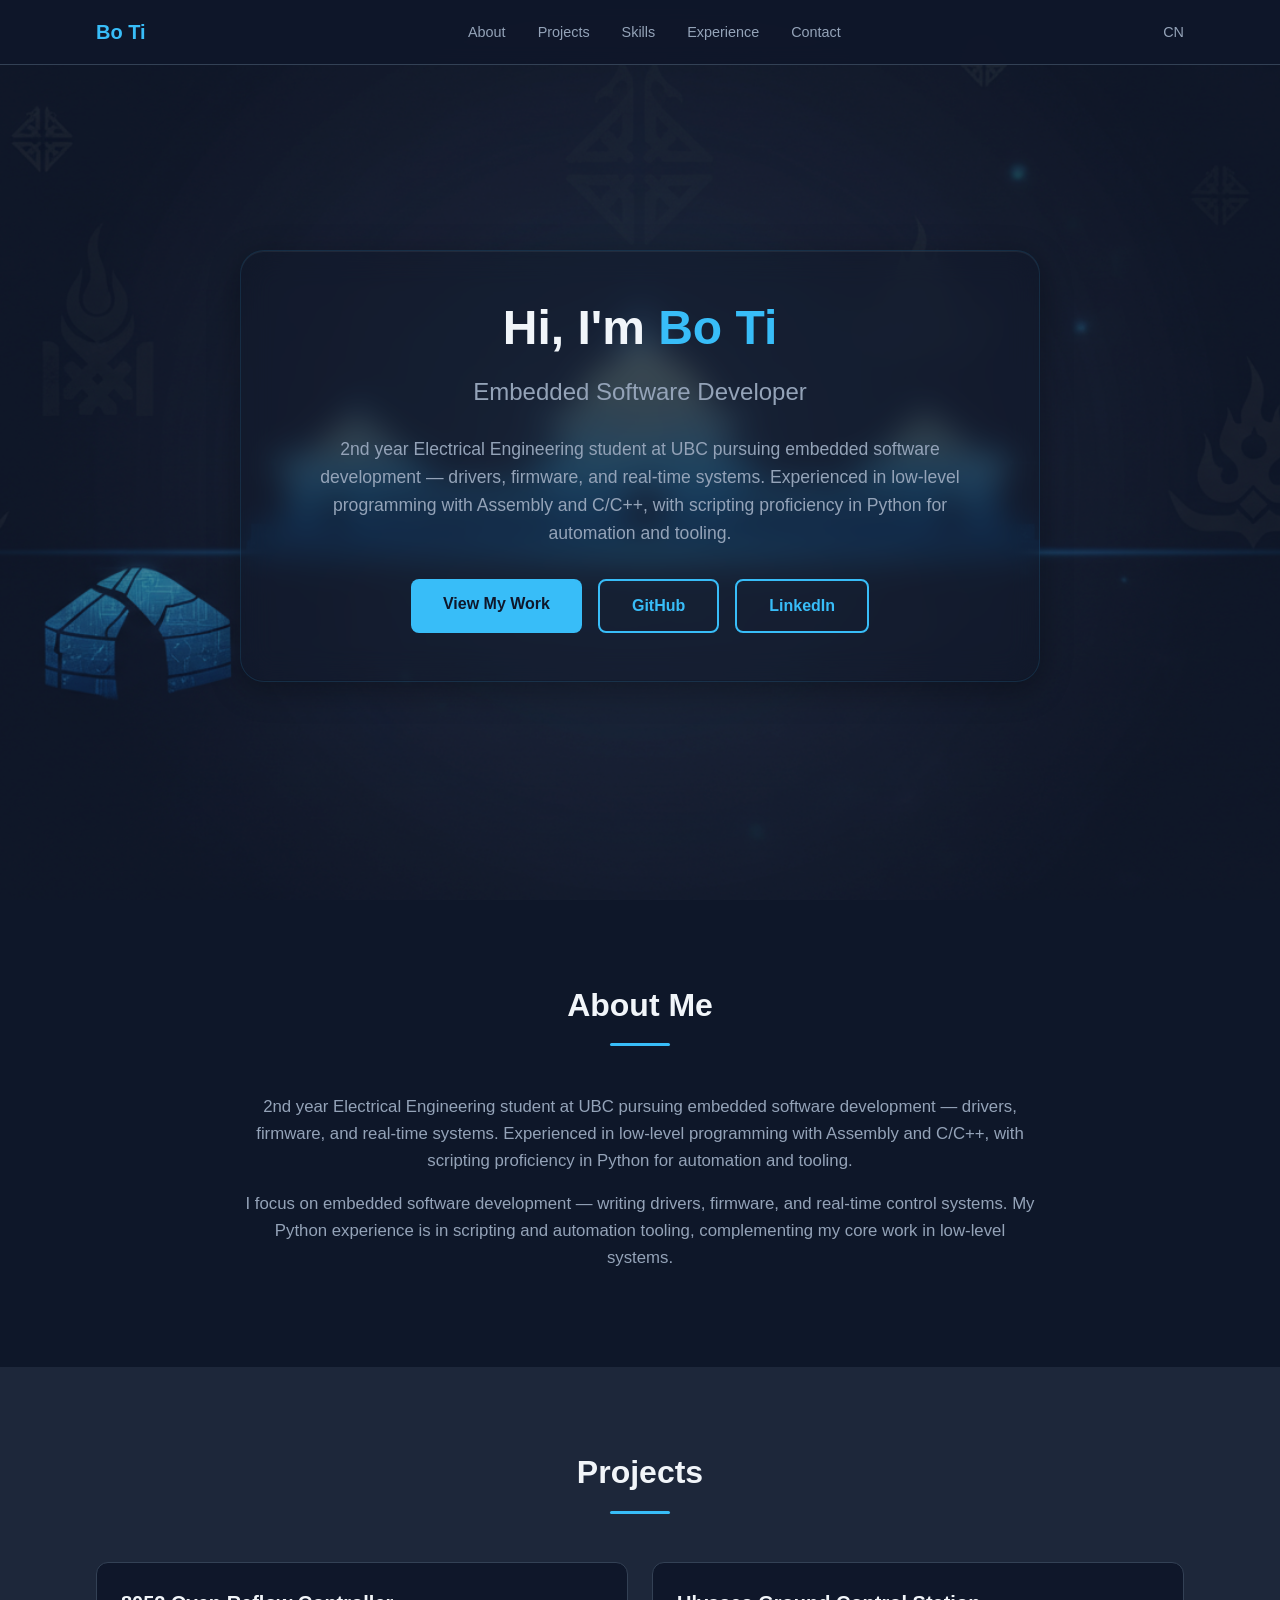
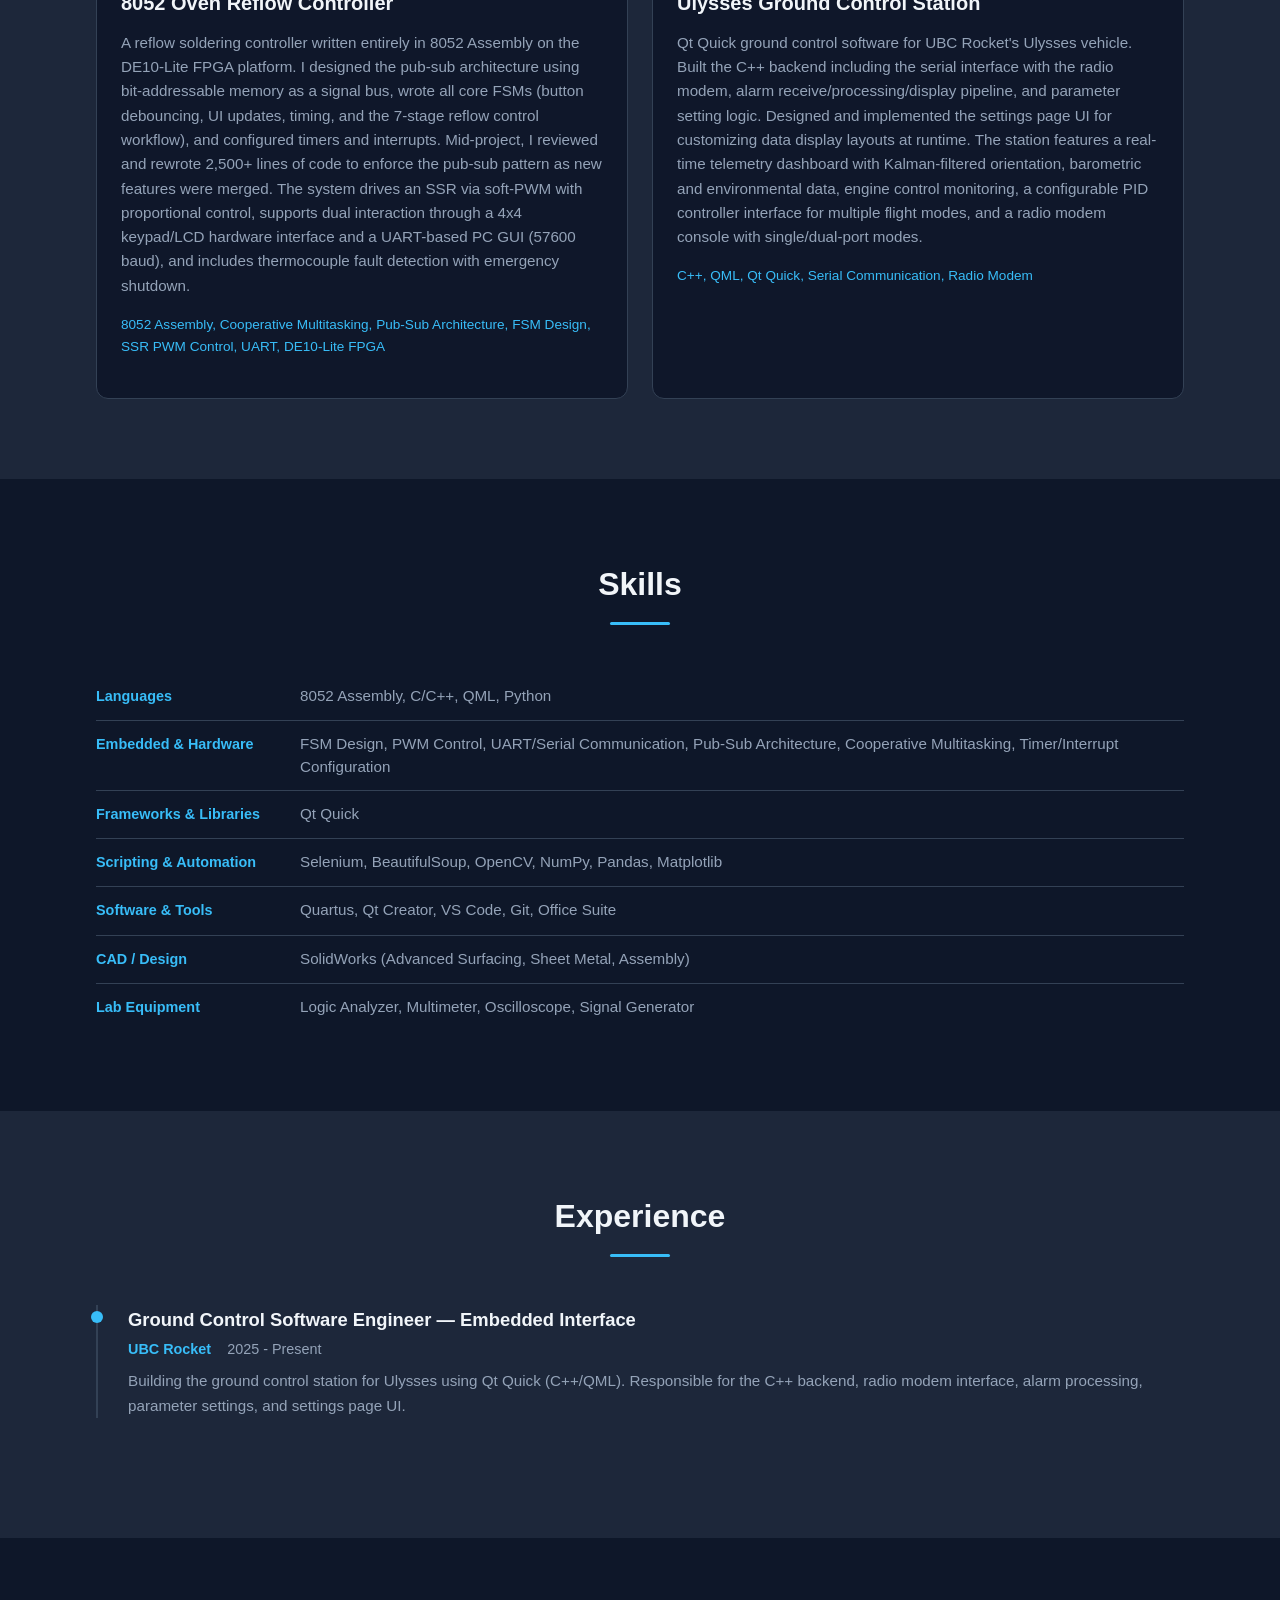
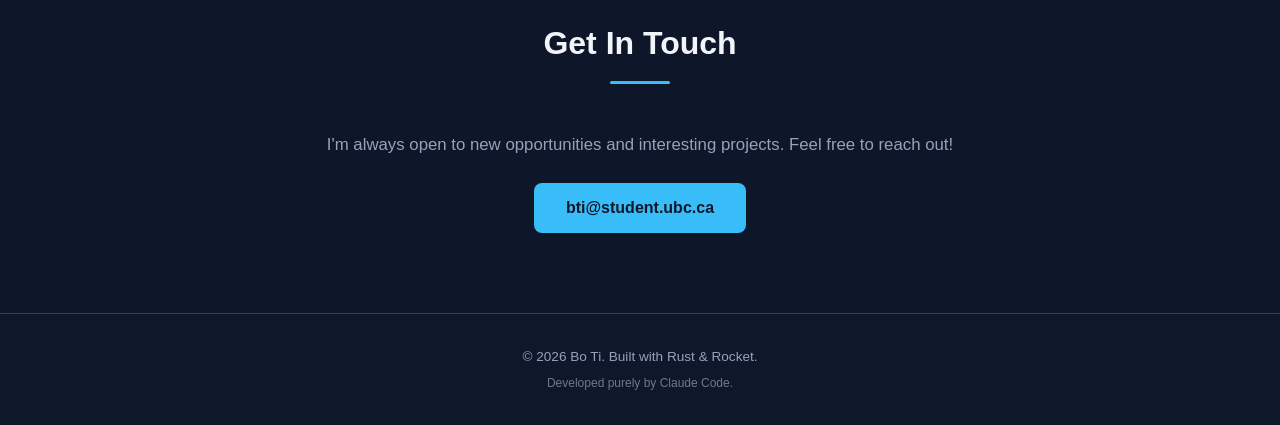
<file: docs/index.html>
<!DOCTYPE html>
<html lang="en">
<head>
    <meta charset="UTF-8">
    <meta name="viewport" content="width=device-width, initial-scale=1.0">
    <title>Bo Ti - Embedded Software Developer</title>
    <link rel="stylesheet" href="static/style.css">
</head>
<body>
    <nav class="navbar">
        <div class="nav-container">
            <a href="#hero" class="nav-logo">Bo Ti</a>
            <ul class="nav-links">
                <li><a href="#about" data-i18n="nav_about">About</a></li>
                <li><a href="#projects" data-i18n="nav_projects">Projects</a></li>
                <li><a href="#skills" data-i18n="nav_skills">Skills</a></li>
                <li><a href="#experience" data-i18n="nav_experience">Experience</a></li>
                <li><a href="#contact" data-i18n="nav_contact">Contact</a></li>
            </ul>
            <button class="lang-switch" id="langSwitch" onclick="toggleLang()">CN</button>
        </div>
    </nav>

    <section id="hero" class="hero">
        <div class="hero-content">
            <h1 data-i18n="hero_title">Hi, I'm <span class="highlight">Bo Ti</span></h1>
            <p class="hero-subtitle" data-i18n="hero_subtitle">Embedded Software Developer</p>
            <p class="hero-bio" data-i18n="hero_bio">2nd year Electrical Engineering student at UBC pursuing embedded software development — drivers, firmware, and real-time systems. Experienced in low-level programming with Assembly and C/C++, with scripting proficiency in Python for automation and tooling.</p>
            <div class="hero-links">
                <a href="#projects" class="btn" data-i18n="hero_btn_work">View My Work</a>
                <a href="https://github.com/Tibo-vagenBird" class="btn btn-outline" target="_blank">GitHub</a>
                <a href="https://www.linkedin.com/in/tibo-bcece71/" class="btn btn-outline" target="_blank">LinkedIn</a>
            </div>
        </div>
    </section>

    <section id="about" class="section">
        <div class="container">
            <h2 class="section-title" data-i18n="about_title">About Me</h2>
            <div class="about-content">
                <p data-i18n="about_p1">2nd year Electrical Engineering student at UBC pursuing embedded software development — drivers, firmware, and real-time systems. Experienced in low-level programming with Assembly and C/C++, with scripting proficiency in Python for automation and tooling.</p>
                <p data-i18n="about_p2">I focus on embedded software development — writing drivers, firmware, and real-time control systems.
                   My Python experience is in scripting and automation tooling, complementing my core work in low-level systems.</p>
            </div>
        </div>
    </section>

    <section id="projects" class="section section-alt">
        <div class="container">
            <h2 class="section-title" data-i18n="projects_title">Projects</h2>
            <div class="projects-grid">
                <a href="https://github.com/Elec-291-Group/Reflow-Oven-Controller" class="card" target="_blank">
                    <h3 class="card-title" data-i18n="project1_name">8052 Oven Reflow Controller</h3>
                    <p class="card-description" data-i18n="project1_desc">A reflow soldering controller written entirely in 8052 Assembly on the DE10-Lite FPGA platform. I designed the pub-sub architecture using bit-addressable memory as a signal bus, wrote all core FSMs (button debouncing, UI updates, timing, and the 7-stage reflow control workflow), and configured timers and interrupts. Mid-project, I reviewed and rewrote 2,500+ lines of code to enforce the pub-sub pattern as new features were merged. The system drives an SSR via soft-PWM with proportional control, supports dual interaction through a 4x4 keypad/LCD hardware interface and a UART-based PC GUI (57600 baud), and includes thermocouple fault detection with emergency shutdown.</p>
                    <div class="card-tech">8052 Assembly, Cooperative Multitasking, Pub-Sub Architecture, FSM Design, SSR PWM Control, UART, DE10-Lite FPGA</div>
                </a>
                <a href="https://github.com/UBC-Rocket/ulysses-ground-control" class="card" target="_blank">
                    <h3 class="card-title" data-i18n="project2_name">Ulysses Ground Control Station</h3>
                    <p class="card-description" data-i18n="project2_desc">Qt Quick ground control software for UBC Rocket's Ulysses vehicle. Built the C++ backend including the serial interface with the radio modem, alarm receive/processing/display pipeline, and parameter setting logic. Designed and implemented the settings page UI for customizing data display layouts at runtime. The station features a real-time telemetry dashboard with Kalman-filtered orientation, barometric and environmental data, engine control monitoring, a configurable PID controller interface for multiple flight modes, and a radio modem console with single/dual-port modes.</p>
                    <div class="card-tech">C++, QML, Qt Quick, Serial Communication, Radio Modem</div>
                </a>
            </div>
        </div>
    </section>

    <section id="skills" class="section">
        <div class="container">
            <h2 class="section-title" data-i18n="skills_title">Skills</h2>
            <div class="skills-list">
                <div class="skill-row">
                    <span class="skill-category" data-i18n="skill_cat_lang">Languages</span>
                    <span class="skill-items">8052 Assembly, C/C++, QML, Python</span>
                </div>
                <div class="skill-row">
                    <span class="skill-category" data-i18n="skill_cat_embedded">Embedded &amp; Hardware</span>
                    <span class="skill-items" data-i18n="skill_items_embedded">FSM Design, PWM Control, UART/Serial Communication, Pub-Sub Architecture, Cooperative Multitasking, Timer/Interrupt Configuration</span>
                </div>
                <div class="skill-row">
                    <span class="skill-category" data-i18n="skill_cat_frameworks">Frameworks &amp; Libraries</span>
                    <span class="skill-items">Qt Quick</span>
                </div>
                <div class="skill-row">
                    <span class="skill-category" data-i18n="skill_cat_scripting">Scripting &amp; Automation</span>
                    <span class="skill-items">Selenium, BeautifulSoup, OpenCV, NumPy, Pandas, Matplotlib</span>
                </div>
                <div class="skill-row">
                    <span class="skill-category" data-i18n="skill_cat_tools">Software &amp; Tools</span>
                    <span class="skill-items">Quartus, Qt Creator, VS Code, Git, Office Suite</span>
                </div>
                <div class="skill-row">
                    <span class="skill-category" data-i18n="skill_cat_cad">CAD / Design</span>
                    <span class="skill-items">SolidWorks (Advanced Surfacing, Sheet Metal, Assembly)</span>
                </div>
                <div class="skill-row">
                    <span class="skill-category" data-i18n="skill_cat_lab">Lab Equipment</span>
                    <span class="skill-items" data-i18n="skill_items_lab">Logic Analyzer, Multimeter, Oscilloscope, Signal Generator</span>
                </div>
            </div>
        </div>
    </section>

    <section id="experience" class="section section-alt">
        <div class="container">
            <h2 class="section-title" data-i18n="experience_title">Experience</h2>
            <div class="timeline">
                <div class="timeline-item">
                    <div class="timeline-marker"></div>
                    <div class="timeline-content">
                        <h3 class="timeline-role" data-i18n="exp1_role">Ground Control Software Engineer — Embedded Interface</h3>
                        <div class="timeline-meta">
                            <span class="timeline-company">UBC Rocket</span>
                            <span class="timeline-period" data-i18n="exp1_period">2025 - Present</span>
                        </div>
                        <p class="timeline-description" data-i18n="exp1_desc">Building the ground control station for Ulysses using Qt Quick (C++/QML). Responsible for the C++ backend, radio modem interface, alarm processing, parameter settings, and settings page UI.</p>
                    </div>
                </div>
            </div>
        </div>
    </section>

    <section id="contact" class="section">
        <div class="container">
            <h2 class="section-title" data-i18n="contact_title">Get In Touch</h2>
            <div class="contact-content">
                <p data-i18n="contact_text">I'm always open to new opportunities and interesting projects.
                   Feel free to reach out!</p>
                <a href="mailto:bti@student.ubc.ca" class="btn">bti@student.ubc.ca</a>
            </div>
        </div>
    </section>

    <footer class="footer">
        <div class="container">
            <p data-i18n="footer_text">&copy; 2026 Bo Ti. Built with Rust &amp; Rocket.</p>
            <p class="footer-sub" data-i18n="footer_claude">Developed purely by Claude Code.</p>
        </div>
    </footer>

    <script>
    var currentLang = "en";
    var en = {};
    var zh = {
        nav_about: "\u5173\u4e8e\u6211",
        nav_projects: "\u9879\u76ee",
        nav_skills: "\u6280\u80fd",
        nav_experience: "\u7ecf\u5386",
        nav_contact: "\u8054\u7cfb",
        hero_title: "\u4f60\u597d\uff0c\u6211\u662f <span class=\"highlight\">\u501c\u535a</span>",
        hero_subtitle: "\u5d4c\u5165\u5f0f\u8f6f\u4ef6\u5f00\u53d1\u8005",
        hero_bio: "UBC \u7535\u6c14\u5de5\u7a0b\u5927\u4e8c\u5b66\u751f\uff0c\u4e13\u6ce8\u4e8e\u5d4c\u5165\u5f0f\u8f6f\u4ef6\u5f00\u53d1\u2014\u2014\u9a71\u52a8\u7a0b\u5e8f\u3001\u56fa\u4ef6\u548c\u5b9e\u65f6\u7cfb\u7edf\u3002\u719f\u7ec3\u638c\u63e1 Assembly \u548c C/C++ \u4f4e\u5c42\u7f16\u7a0b\uff0c\u5e76\u5177\u5907 Python \u811a\u672c\u4e0e\u81ea\u52a8\u5316\u5de5\u5177\u5f00\u53d1\u7ecf\u9a8c\u3002",
        hero_btn_work: "\u67e5\u770b\u6211\u7684\u4f5c\u54c1",
        about_title: "\u5173\u4e8e\u6211",
        about_p1: "UBC \u7535\u6c14\u5de5\u7a0b\u5927\u4e8c\u5b66\u751f\uff0c\u4e13\u6ce8\u4e8e\u5d4c\u5165\u5f0f\u8f6f\u4ef6\u5f00\u53d1\u2014\u2014\u9a71\u52a8\u7a0b\u5e8f\u3001\u56fa\u4ef6\u548c\u5b9e\u65f6\u7cfb\u7edf\u3002\u719f\u7ec3\u638c\u63e1 Assembly \u548c C/C++ \u4f4e\u5c42\u7f16\u7a0b\uff0c\u5e76\u5177\u5907 Python \u811a\u672c\u4e0e\u81ea\u52a8\u5316\u5de5\u5177\u5f00\u53d1\u7ecf\u9a8c\u3002",
        about_p2: "\u6211\u4e13\u6ce8\u4e8e\u5d4c\u5165\u5f0f\u8f6f\u4ef6\u5f00\u53d1\u2014\u2014\u7f16\u5199\u9a71\u52a8\u7a0b\u5e8f\u3001\u56fa\u4ef6\u548c\u5b9e\u65f6\u63a7\u5236\u7cfb\u7edf\u3002\u6211\u7684 Python \u7ecf\u9a8c\u4e3b\u8981\u5728\u811a\u672c\u548c\u81ea\u52a8\u5316\u5de5\u5177\u65b9\u9762\uff0c\u4f5c\u4e3a\u5e95\u5c42\u7cfb\u7edf\u5f00\u53d1\u7684\u8865\u5145\u3002",
        projects_title: "\u9879\u76ee",
        project1_name: "8052 \u56de\u6d41\u7089\u63a7\u5236\u5668",
        project1_desc: "\u4e00\u4e2a\u5b8c\u5168\u7528 8052 \u6c47\u7f16\u8bed\u8a00\u7f16\u5199\u7684\u56de\u6d41\u7118\u63a5\u63a7\u5236\u5668\uff0c\u8fd0\u884c\u5728 DE10-Lite FPGA \u5e73\u53f0\u4e0a\u3002\u6211\u8bbe\u8ba1\u4e86\u57fa\u4e8e\u4f4d\u5bfb\u5740\u5185\u5b58\u4fe1\u53f7\u603b\u7ebf\u7684\u53d1\u5e03-\u8ba2\u9605\u67b6\u6784\uff0c\u7f16\u5199\u4e86\u6240\u6709\u6838\u5fc3\u72b6\u6001\u673a\uff08\u6309\u952e\u6d88\u6296\u3001UI \u66f4\u65b0\u3001\u8ba1\u65f6\u548c 7 \u9636\u6bb5\u56de\u6d41\u63a7\u5236\u6d41\u7a0b\uff09\uff0c\u5e76\u914d\u7f6e\u4e86\u5b9a\u65f6\u5668\u548c\u4e2d\u65ad\u3002\u9879\u76ee\u4e2d\u671f\uff0c\u6211\u5ba1\u67e5\u5e76\u91cd\u5199\u4e86 2,500 \u591a\u884c\u4ee3\u7801\u4ee5\u7edf\u4e00\u53d1\u5e03-\u8ba2\u9605\u6a21\u5f0f\u3002\u7cfb\u7edf\u901a\u8fc7\u8f6f PWM \u6bd4\u4f8b\u63a7\u5236\u9a71\u52a8 SSR\uff0c\u652f\u6301 4x4 \u952e\u76d8/LCD \u786c\u4ef6\u754c\u9762\u548c\u57fa\u4e8e UART \u7684 PC GUI\uff0857600 \u6ce2\u7279\u7387\uff09\u53cc\u4ea4\u4e92\uff0c\u5e76\u5305\u542b\u70ed\u7535\u5076\u6545\u969c\u68c0\u6d4b\u4e0e\u7d27\u6025\u5173\u65ad\u529f\u80fd\u3002",
        project2_name: "Ulysses \u5730\u9762\u63a7\u5236\u7ad9",
        project2_desc: "\u4e3a UBC Rocket \u7684 Ulysses \u8fd0\u8f7d\u706b\u7bad\u5f00\u53d1\u7684 Qt Quick \u5730\u9762\u63a7\u5236\u8f6f\u4ef6\u3002\u6784\u5efa\u4e86 C++ \u540e\u7aef\uff0c\u5305\u62ec\u65e0\u7ebf\u7535\u8c03\u5236\u89e3\u8c03\u5668\u7684\u4e32\u53e3\u63a5\u53e3\u3001\u544a\u8b66\u63a5\u6536/\u5904\u7406/\u663e\u793a\u7ba1\u7ebf\u548c\u53c2\u6570\u8bbe\u7f6e\u903b\u8f91\u3002\u8bbe\u8ba1\u5e76\u5b9e\u73b0\u4e86\u7528\u4e8e\u8fd0\u884c\u65f6\u81ea\u5b9a\u4e49\u6570\u636e\u663e\u793a\u5e03\u5c40\u7684\u8bbe\u7f6e\u9875\u9762 UI\u3002\u8be5\u7ad9\u5305\u542b\u5b9e\u65f6\u9065\u6d4b\u4eea\u8868\u76d8\uff08\u5361\u5c14\u66fc\u6ee4\u6ce2\u59ff\u6001\u3001\u6c14\u538b\u4e0e\u73af\u5883\u6570\u636e\u3001\u53d1\u52a8\u673a\u76d1\u63a7\uff09\u3001\u53ef\u914d\u7f6e\u7684\u591a\u98de\u884c\u6a21\u5f0f PID \u63a7\u5236\u5668\u754c\u9762\uff0c\u4ee5\u53ca\u5355/\u53cc\u7aef\u53e3\u6a21\u5f0f\u7684\u65e0\u7ebf\u7535\u8c03\u5236\u89e3\u8c03\u5668\u63a7\u5236\u53f0\u3002",
        skills_title: "\u6280\u80fd",
        skill_cat_lang: "\u7f16\u7a0b\u8bed\u8a00",
        skill_cat_embedded: "\u5d4c\u5165\u5f0f\u4e0e\u786c\u4ef6",
        skill_items_embedded: "\u72b6\u6001\u673a\u8bbe\u8ba1\u3001PWM \u63a7\u5236\u3001UART/\u4e32\u53e3\u901a\u4fe1\u3001\u53d1\u5e03-\u8ba2\u9605\u67b6\u6784\u3001\u534f\u4f5c\u5f0f\u591a\u4efb\u52a1\u3001\u5b9a\u65f6\u5668/\u4e2d\u65ad\u914d\u7f6e",
        skill_cat_frameworks: "\u6846\u67b6\u4e0e\u5e93",
        skill_cat_scripting: "\u811a\u672c\u4e0e\u81ea\u52a8\u5316",
        skill_cat_tools: "\u8f6f\u4ef6\u4e0e\u5de5\u5177",
        skill_cat_cad: "CAD / \u8bbe\u8ba1",
        skill_cat_lab: "\u5b9e\u9a8c\u5ba4\u8bbe\u5907",
        skill_items_lab: "\u903b\u8f91\u5206\u6790\u4eea\u3001\u4e07\u7528\u8868\u3001\u793a\u6ce2\u5668\u3001\u4fe1\u53f7\u53d1\u751f\u5668",
        experience_title: "\u7ecf\u5386",
        exp1_role: "\u5730\u9762\u63a7\u5236\u8f6f\u4ef6\u5de5\u7a0b\u5e08 \u2014 \u5d4c\u5165\u5f0f\u63a5\u53e3",
        exp1_period: "2025 \u5e74 - \u81f3\u4eca",
        exp1_desc: "\u4f7f\u7528 Qt Quick (C++/QML) \u4e3a Ulysses \u6784\u5efa\u5730\u9762\u63a7\u5236\u7ad9\u3002\u8d1f\u8d23 C++ \u540e\u7aef\u3001\u65e0\u7ebf\u7535\u8c03\u5236\u89e3\u8c03\u5668\u63a5\u53e3\u3001\u544a\u8b66\u5904\u7406\u3001\u53c2\u6570\u8bbe\u7f6e\u548c\u8bbe\u7f6e\u9875\u9762 UI\u3002",
        contact_title: "\u8054\u7cfb\u6211",
        contact_text: "\u6211\u59cb\u7ec8\u5bf9\u65b0\u7684\u673a\u4f1a\u548c\u6709\u8da3\u7684\u9879\u76ee\u4fdd\u6301\u5f00\u653e\u3002\u6b22\u8fce\u968f\u65f6\u8054\u7cfb\u6211\uff01",
        footer_text: "&copy; 2026 \u501c\u535a\u3002\u4f7f\u7528 Rust &amp; Rocket \u6784\u5efa\u3002",
        footer_claude: "\u5b8c\u5168\u7531 Claude Code \u5f00\u53d1\u3002"
    };

    // Save English defaults on load
    (function() {
        var els = document.querySelectorAll("[data-i18n]");
        for (var i = 0; i < els.length; i++) {
            en[els[i].getAttribute("data-i18n")] = els[i].innerHTML;
        }
    })();

    function setLang(lang) {
        currentLang = lang;
        var translations = lang === "zh" ? zh : en;
        var btn = document.getElementById("langSwitch");
        if (lang === "zh") {
            document.documentElement.lang = "zh-CN";
            document.title = "\u501c\u535a - \u5d4c\u5165\u5f0f\u8f6f\u4ef6\u5f00\u53d1\u8005";
            btn.textContent = "EN";
        } else {
            document.documentElement.lang = "en";
            document.title = "Bo Ti - Embedded Software Developer";
            btn.textContent = "CN";
        }
        var els = document.querySelectorAll("[data-i18n]");
        for (var i = 0; i < els.length; i++) {
            var key = els[i].getAttribute("data-i18n");
            if (translations[key]) {
                els[i].innerHTML = translations[key];
            }
        }
    }

    function toggleLang() {
        setLang(currentLang === "en" ? "zh" : "en");
    }

    // Auto-detect country via IP
    (function() {
        fetch("https://ipapi.co/json/")
            .then(function(res) { return res.json(); })
            .then(function(data) {
                if (data.country_code === "CN") {
                    setLang("zh");
                }
            })
            .catch(function() {});
    })();
    </script>
</body>
</html>
</file>
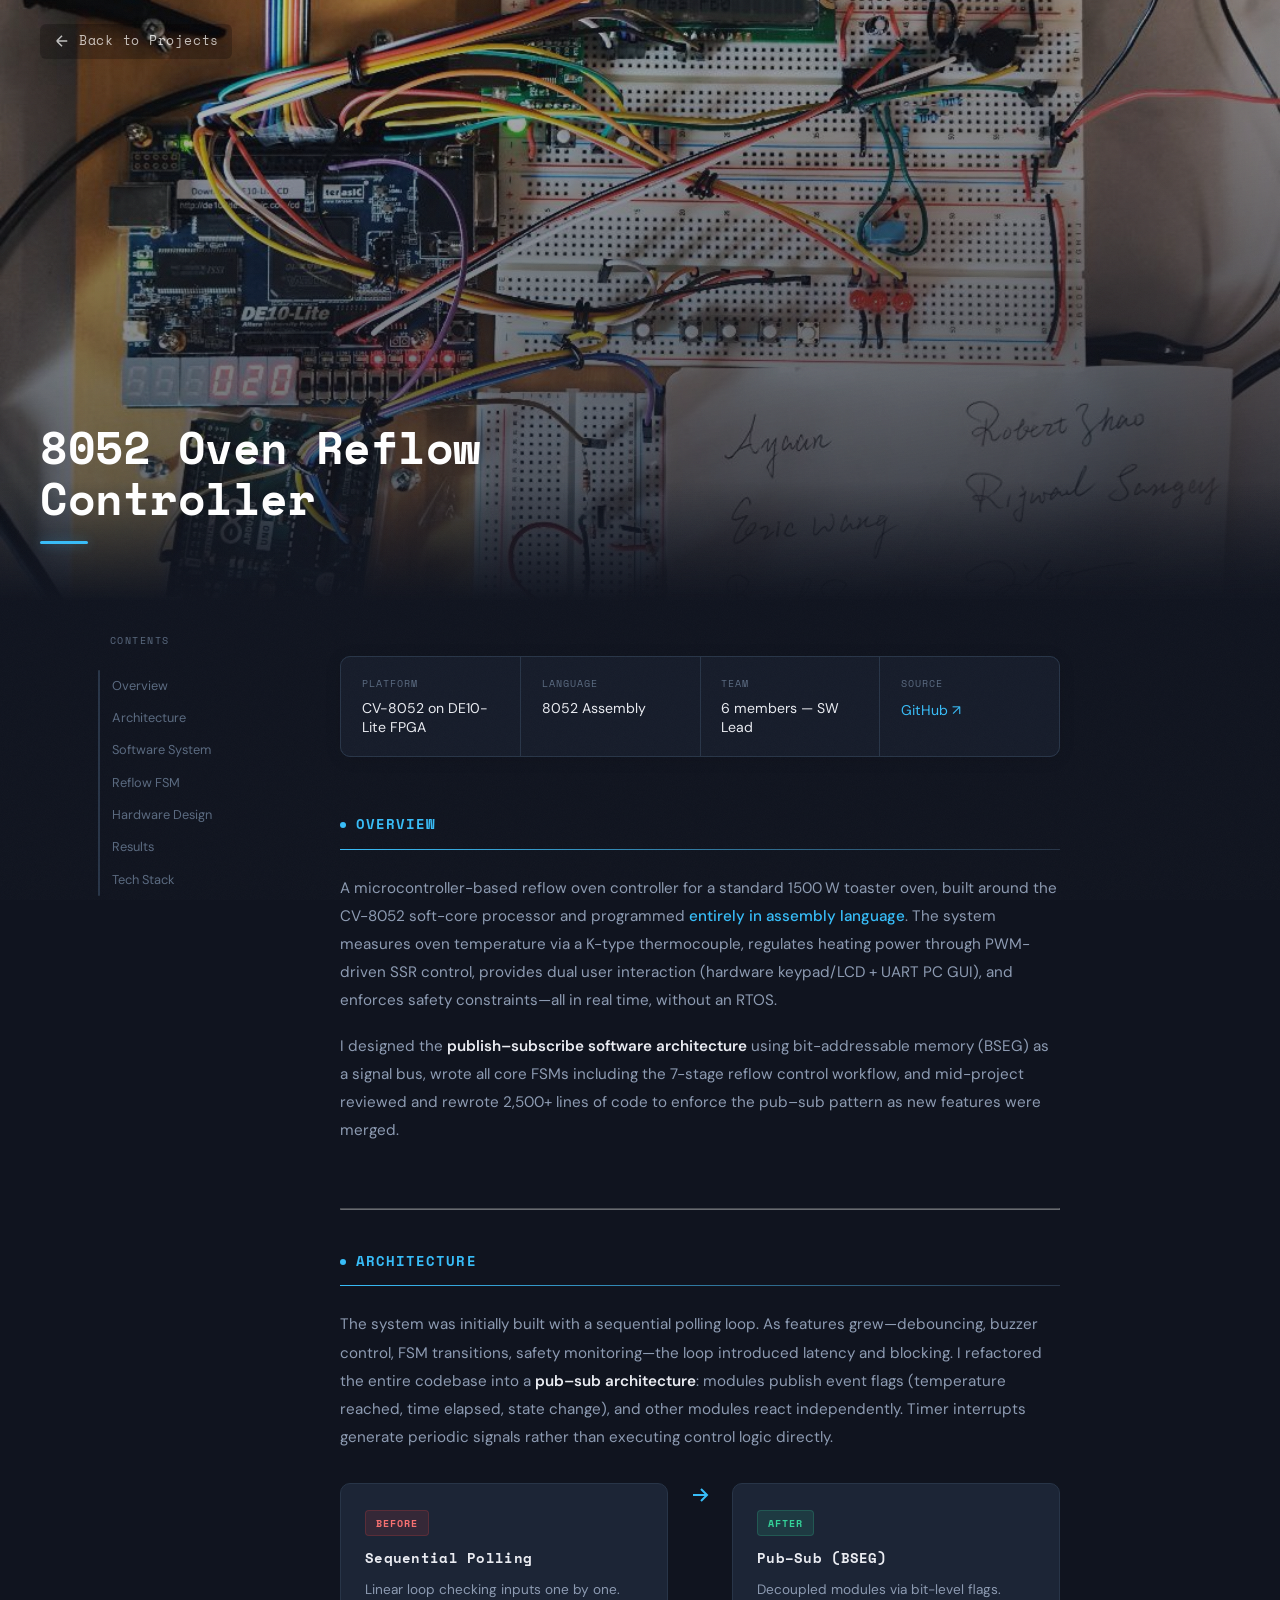
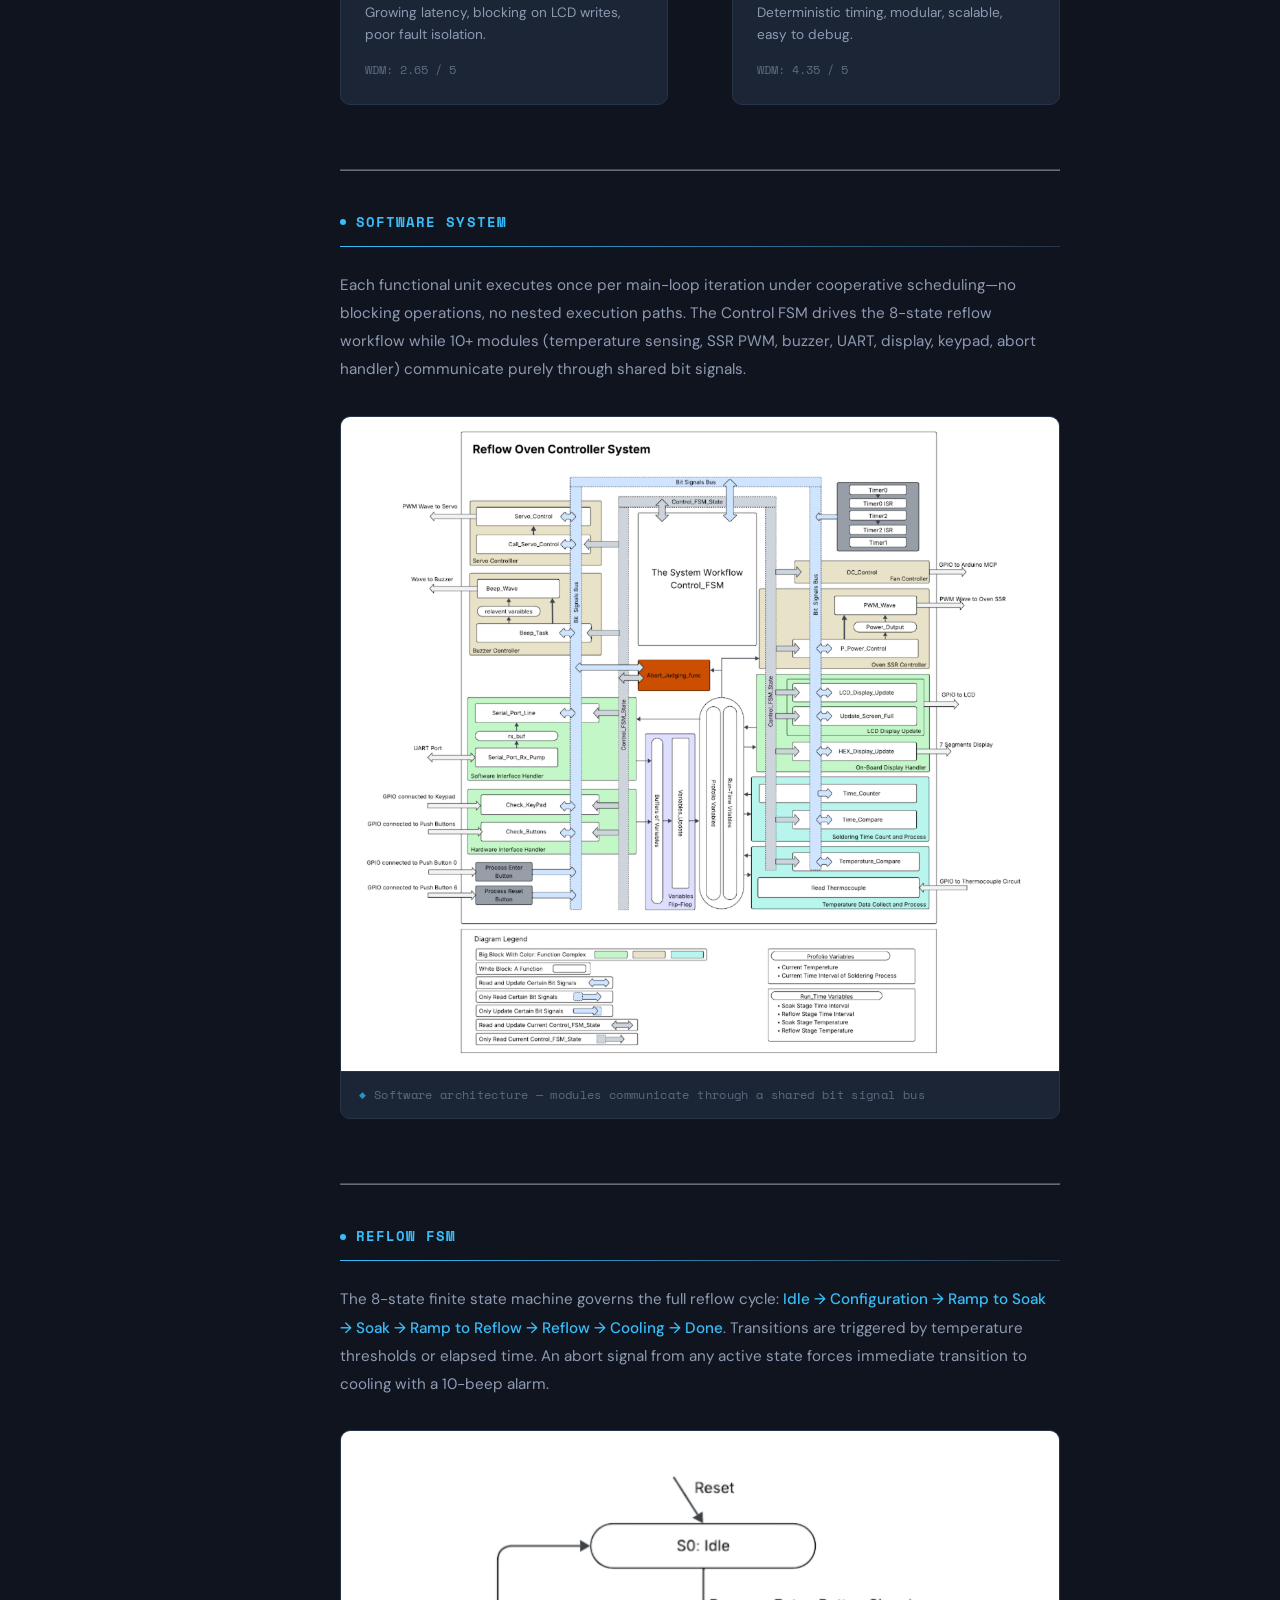
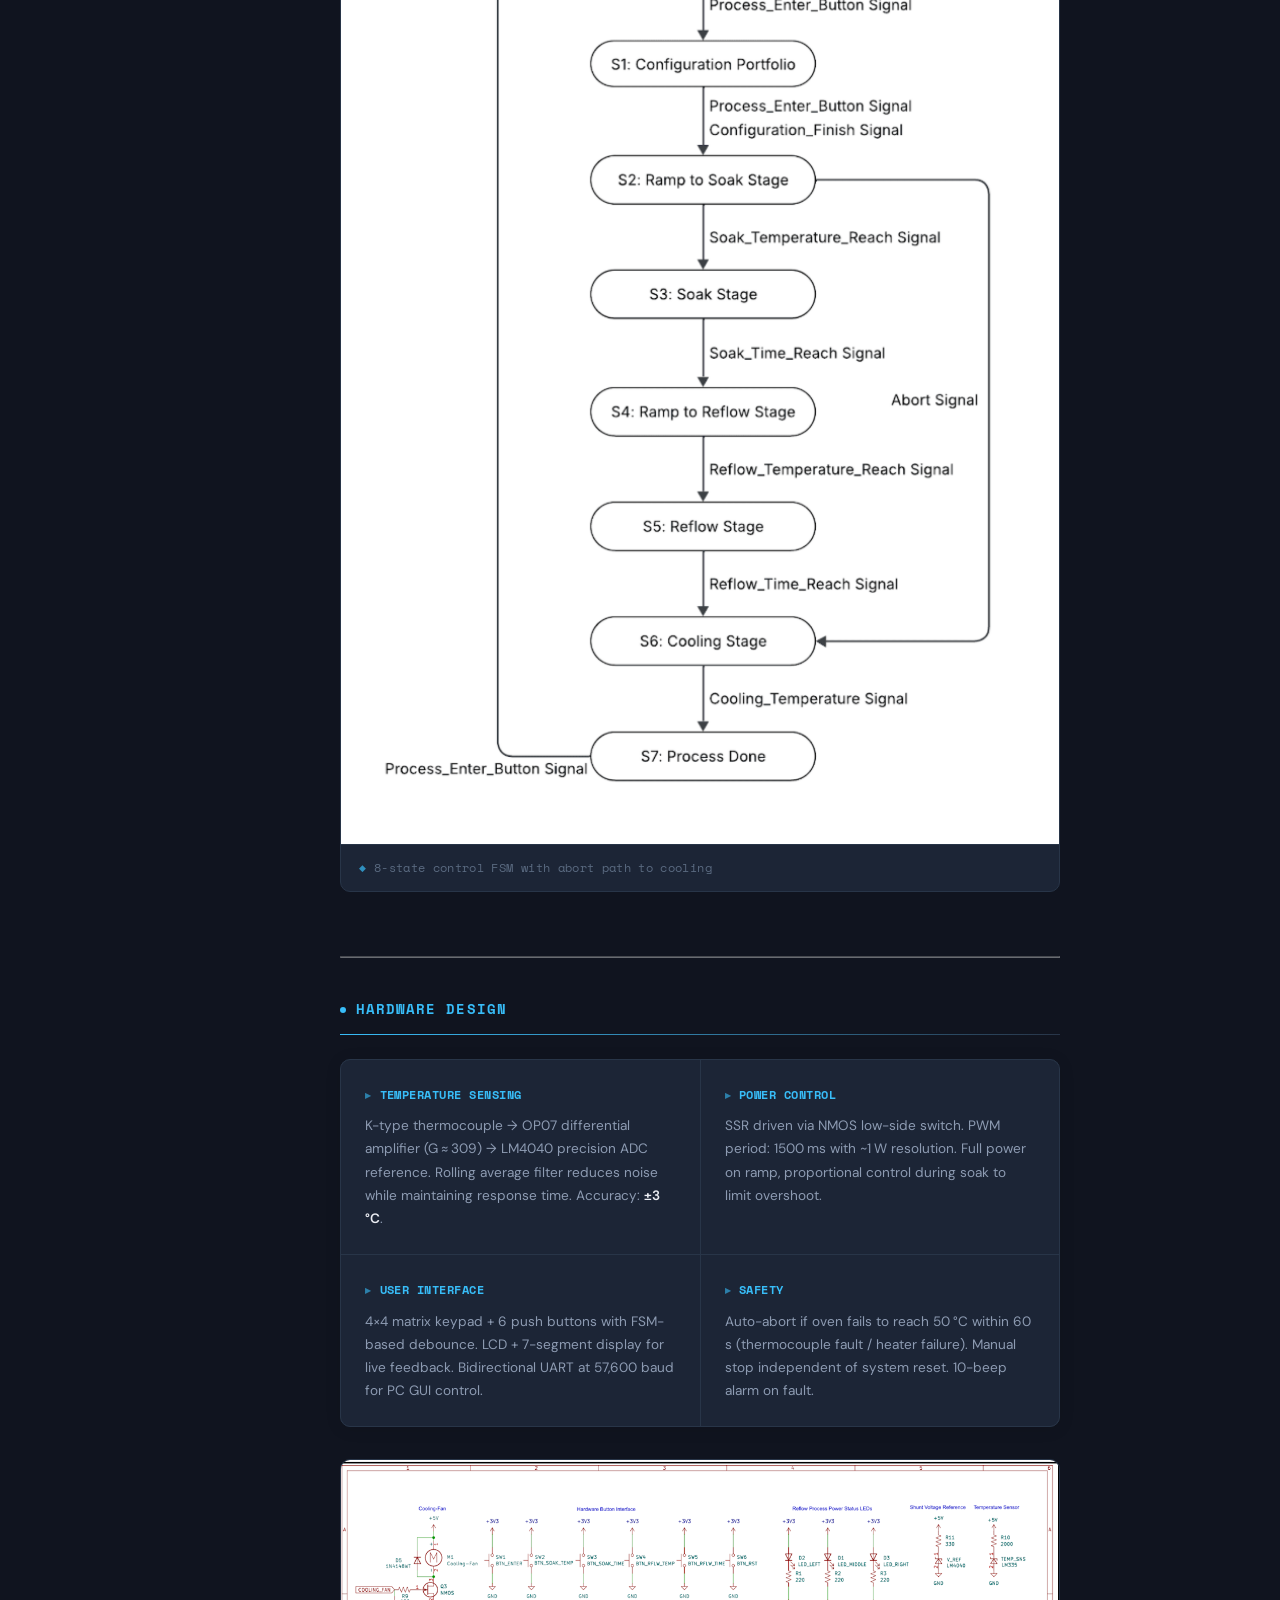
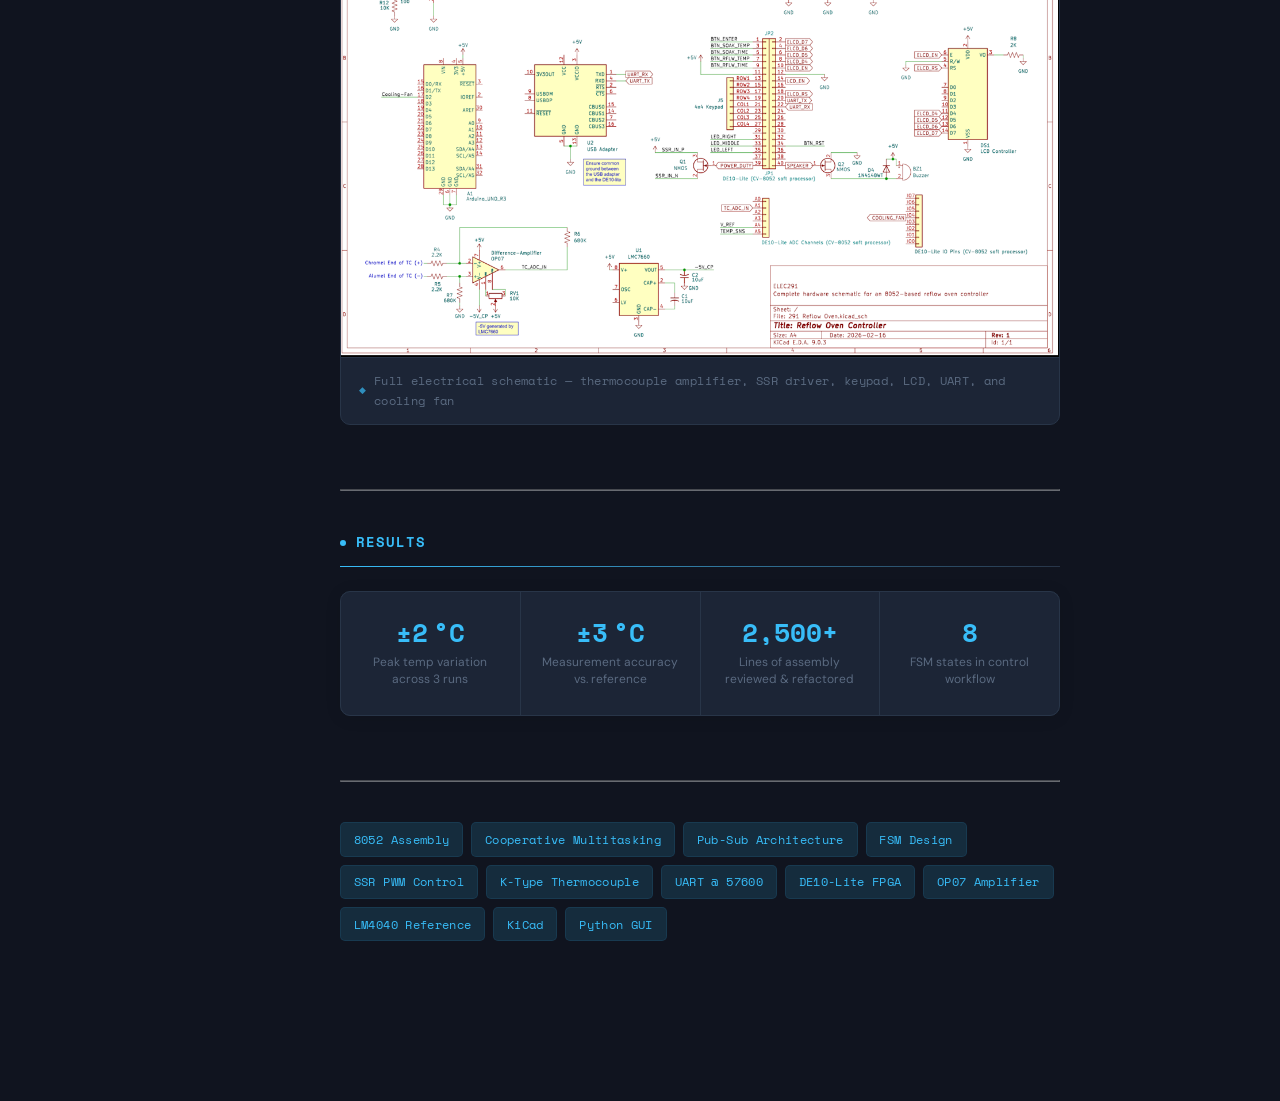
<file: project-oven.html>
<!DOCTYPE html>
<html lang="en" data-theme="dark">
<head>
    <meta charset="UTF-8">
    <meta name="viewport" content="width=device-width, initial-scale=1.0">
    <title>8052 Oven Reflow Controller — Bo Ti</title>
    <link rel="preconnect" href="https://fonts.googleapis.com">
    <link rel="preconnect" href="https://fonts.gstatic.com" crossorigin>
    <link href="https://fonts.googleapis.com/css2?family=Space+Mono:wght@400;700&family=DM+Sans:ital,opsz,wght@0,9..40,300;0,9..40,400;0,9..40,500;0,9..40,600;1,9..40,400&family=Noto+Sans+Mongolian&display=swap" rel="stylesheet">
    <script>
    (function(){var t=localStorage.getItem('theme');if(t==='light')document.documentElement.setAttribute('data-theme','light');})();
    </script>
    <link rel="stylesheet" href="style.css">
    <link rel="stylesheet" href="project-page.css">
</head>
<body>
    <div class="project-hero" style="background-image: url('media/oven_controller.jpg')">
        <div class="project-hero-overlay"></div>
        <a href="index.html#projects" class="project-back">
            <svg width="18" height="18" viewBox="0 0 24 24" fill="none" stroke="currentColor" stroke-width="2"><path d="M19 12H5M5 12L12 19M5 12L12 5"/></svg>
            <span data-i18n="back_to_projects">Back to Projects</span>
        </a>
        <h1 class="project-hero-title" data-i18n="project1_name">8052 Oven Reflow Controller</h1>
    </div>

    <div class="project-layout">

    <!-- ── Table of Contents sidebar ── -->
    <aside class="proj-toc" id="projToc">
        <div class="proj-toc-inner">
            <span class="proj-toc-title" data-i18n="toc_contents">Contents</span>
            <nav style="position: relative;">
                <div class="proj-toc-progress">
                    <div class="proj-toc-progress-fill" id="tocProgress"></div>
                </div>
                <a href="#overview" class="proj-toc-link active" data-i18n="toc_overview">Overview</a>
                <a href="#architecture" class="proj-toc-link" data-i18n="toc_architecture">Architecture</a>
                <a href="#software" class="proj-toc-link" data-i18n="toc_software">Software System</a>
                <a href="#fsm" class="proj-toc-link" data-i18n="toc_fsm">Reflow FSM</a>
                <a href="#hardware" class="proj-toc-link" data-i18n="toc_hardware">Hardware Design</a>
                <a href="#results" class="proj-toc-link" data-i18n="toc_results">Results</a>
                <a href="#tech" class="proj-toc-link" data-i18n="toc_tech">Tech Stack</a>
            </nav>
        </div>
    </aside>

    <main class="project-content">

        <!-- ── Meta bar ── -->
        <div class="proj-meta proj-reveal">
            <div class="proj-meta-item">
                <span class="proj-meta-label" data-i18n="meta_platform">Platform</span>
                <span class="proj-meta-value">CV-8052 on DE10-Lite FPGA</span>
            </div>
            <div class="proj-meta-item">
                <span class="proj-meta-label" data-i18n="meta_language">Language</span>
                <span class="proj-meta-value">8052 Assembly</span>
            </div>
            <div class="proj-meta-item">
                <span class="proj-meta-label" data-i18n="meta_team">Team</span>
                <span class="proj-meta-value" data-i18n="meta_team_value">6 members &mdash; SW Lead</span>
            </div>
            <div class="proj-meta-item">
                <span class="proj-meta-label" data-i18n="meta_source">Source</span>
                <a href="https://github.com/Elec-291-Group/Reflow-Oven-Controller" target="_blank" rel="noopener" class="proj-meta-link">GitHub &nearr;</a>
            </div>
        </div>

        <!-- ── Overview ── -->
        <section class="proj-section proj-reveal" id="overview">
            <h2 class="proj-heading" data-i18n="oven_overview_h">Overview</h2>
            <p data-i18n="oven_overview_p1">A microcontroller-based reflow oven controller for a standard 1500&thinsp;W toaster oven, built around the CV-8052 soft-core processor and programmed <em>entirely in assembly language</em>. The system measures oven temperature via a K-type thermocouple, regulates heating power through PWM-driven SSR control, provides dual user interaction (hardware keypad/LCD + UART PC GUI), and enforces safety constraints&mdash;all in real time, without an RTOS.</p>
            <p data-i18n="oven_overview_p2">I designed the <strong>publish&ndash;subscribe software architecture</strong> using bit-addressable memory (BSEG) as a signal bus, wrote all core FSMs including the 7-stage reflow control workflow, and mid-project reviewed and rewrote 2,500+ lines of code to enforce the pub&ndash;sub pattern as new features were merged.</p>
        </section>

        <hr class="proj-divider">

        <!-- ── Architecture ── -->
        <section class="proj-section proj-reveal" id="architecture">
            <h2 class="proj-heading" data-i18n="oven_arch_h">Architecture</h2>
            <p data-i18n="oven_arch_p">The system was initially built with a sequential polling loop. As features grew&mdash;debouncing, buzzer control, FSM transitions, safety monitoring&mdash;the loop introduced latency and blocking. I refactored the entire codebase into a <strong>pub&ndash;sub architecture</strong>: modules publish event flags (temperature reached, time elapsed, state change), and other modules react independently. Timer interrupts generate periodic signals rather than executing control logic directly.</p>

            <div class="proj-comparison proj-reveal-stagger">
                <div class="proj-compare-card">
                    <span class="proj-compare-label proj-compare-before" data-i18n="before_label">Before</span>
                    <h4 data-i18n="before_h">Sequential Polling</h4>
                    <p data-i18n="before_p">Linear loop checking inputs one by one. Growing latency, blocking on LCD writes, poor fault isolation.</p>
                    <span class="proj-compare-score" data-i18n="before_score">WDM: 2.65 / 5</span>
                </div>
                <div class="proj-compare-arrow">
                    <svg width="24" height="24" viewBox="0 0 24 24" fill="none" stroke="var(--accent)" stroke-width="2"><path d="M5 12h14M13 6l6 6-6 6"/></svg>
                </div>
                <div class="proj-compare-card">
                    <span class="proj-compare-label proj-compare-after" data-i18n="after_label">After</span>
                    <h4 data-i18n="after_h">Pub&ndash;Sub (BSEG)</h4>
                    <p data-i18n="after_p">Decoupled modules via bit-level flags. Deterministic timing, modular, scalable, easy to debug.</p>
                    <span class="proj-compare-score" data-i18n="after_score">WDM: 4.35 / 5</span>
                </div>
            </div>
        </section>

        <hr class="proj-divider">

        <!-- ── Software Diagram ── -->
        <section class="proj-section proj-reveal" id="software">
            <h2 class="proj-heading" data-i18n="oven_sw_h">Software System</h2>
            <p data-i18n="oven_sw_p">Each functional unit executes once per main-loop iteration under cooperative scheduling&mdash;no blocking operations, no nested execution paths. The Control FSM drives the 8-state reflow workflow while 10+ modules (temperature sensing, SSR PWM, buzzer, UART, display, keypad, abort handler) communicate purely through shared bit signals.</p>
            <figure class="proj-figure proj-reveal">
                <img src="media/oven_controller_sw_diagram.png" alt="Detailed software architecture diagram showing pub-sub signal flow between modules" loading="lazy">
                <figcaption data-i18n="oven_sw_caption">Software architecture &mdash; modules communicate through a shared bit signal bus</figcaption>
            </figure>
        </section>

        <hr class="proj-divider">

        <!-- ── FSM ── -->
        <section class="proj-section proj-reveal" id="fsm">
            <h2 class="proj-heading" data-i18n="oven_fsm_h">Reflow FSM</h2>
            <p data-i18n="oven_fsm_p">The 8-state finite state machine governs the full reflow cycle: <em>Idle &rarr; Configuration &rarr; Ramp to Soak &rarr; Soak &rarr; Ramp to Reflow &rarr; Reflow &rarr; Cooling &rarr; Done</em>. Transitions are triggered by temperature thresholds or elapsed time. An abort signal from any active state forces immediate transition to cooling with a 10-beep alarm.</p>
            <figure class="proj-figure proj-reveal">
                <img src="media/oven_controller_FSM.png" alt="Finite state machine diagram with 8 states from Idle to Process Done" loading="lazy">
                <figcaption data-i18n="oven_fsm_caption">8-state control FSM with abort path to cooling</figcaption>
            </figure>
        </section>

        <hr class="proj-divider">

        <!-- ── Hardware ── -->
        <section class="proj-section proj-reveal" id="hardware">
            <h2 class="proj-heading" data-i18n="oven_hw_h">Hardware Design</h2>
            <div class="proj-hw-grid proj-reveal-stagger">
                <div class="proj-hw-item">
                    <h4 data-i18n="hw_temp_h">Temperature Sensing</h4>
                    <p data-i18n="hw_temp_p">K-type thermocouple &rarr; OP07 differential amplifier (G&thinsp;&asymp;&thinsp;309) &rarr; LM4040 precision ADC reference. Rolling average filter reduces noise while maintaining response time. Accuracy: <strong>&plusmn;3&thinsp;&deg;C</strong>.</p>
                </div>
                <div class="proj-hw-item">
                    <h4 data-i18n="hw_power_h">Power Control</h4>
                    <p data-i18n="hw_power_p">SSR driven via NMOS low-side switch. PWM period: 1500&thinsp;ms with ~1&thinsp;W resolution. Full power on ramp, proportional control during soak to limit overshoot.</p>
                </div>
                <div class="proj-hw-item">
                    <h4 data-i18n="hw_ui_h">User Interface</h4>
                    <p data-i18n="hw_ui_p">4&times;4 matrix keypad + 6 push buttons with FSM-based debounce. LCD + 7-segment display for live feedback. Bidirectional UART at 57,600 baud for PC GUI control.</p>
                </div>
                <div class="proj-hw-item">
                    <h4 data-i18n="hw_safety_h">Safety</h4>
                    <p data-i18n="hw_safety_p">Auto-abort if oven fails to reach 50&thinsp;&deg;C within 60&thinsp;s (thermocouple fault / heater failure). Manual stop independent of system reset. 10-beep alarm on fault.</p>
                </div>
            </div>
            <figure class="proj-figure proj-reveal">
                <img src="media/oven_controller_detial_schematic.png" alt="Complete electrical schematic of the reflow oven controller" loading="lazy">
                <figcaption data-i18n="oven_hw_caption">Full electrical schematic &mdash; thermocouple amplifier, SSR driver, keypad, LCD, UART, and cooling fan</figcaption>
            </figure>
        </section>

        <hr class="proj-divider">

        <!-- ── Results ── -->
        <section class="proj-section proj-reveal" id="results">
            <h2 class="proj-heading" data-i18n="oven_results_h">Results</h2>
            <div class="proj-results-grid proj-reveal-stagger">
                <div class="proj-result-stat">
                    <span class="proj-result-number">&plusmn;2&thinsp;&deg;C</span>
                    <span class="proj-result-label" data-i18n="result_1_label">Peak temp variation across 3 runs</span>
                </div>
                <div class="proj-result-stat">
                    <span class="proj-result-number">&plusmn;3&thinsp;&deg;C</span>
                    <span class="proj-result-label" data-i18n="result_2_label">Measurement accuracy vs. reference</span>
                </div>
                <div class="proj-result-stat">
                    <span class="proj-result-number">2,500+</span>
                    <span class="proj-result-label" data-i18n="result_3_label">Lines of assembly reviewed &amp; refactored</span>
                </div>
                <div class="proj-result-stat">
                    <span class="proj-result-number">8</span>
                    <span class="proj-result-label" data-i18n="result_4_label">FSM states in control workflow</span>
                </div>
            </div>
        </section>

        <hr class="proj-divider">

        <!-- ── Tech stack ── -->
        <section class="proj-section proj-reveal" id="tech">
            <div class="proj-tags proj-reveal-stagger">
                <span>8052 Assembly</span>
                <span>Cooperative Multitasking</span>
                <span>Pub-Sub Architecture</span>
                <span>FSM Design</span>
                <span>SSR PWM Control</span>
                <span>K-Type Thermocouple</span>
                <span>UART @ 57600</span>
                <span>DE10-Lite FPGA</span>
                <span>OP07 Amplifier</span>
                <span>LM4040 Reference</span>
                <span>KiCad</span>
                <span>Python GUI</span>
            </div>
        </section>

    </main>

    </div><!-- .project-layout -->

    <script src="mn-translations.js"></script>
    <script src="script.js"></script>
    <script>
    (function() {
        /* ── Scroll-triggered reveal (IntersectionObserver) ── */
        var reveals = document.querySelectorAll('.proj-reveal, .proj-reveal-stagger');
        if ('IntersectionObserver' in window) {
            var revealObs = new IntersectionObserver(function(entries) {
                entries.forEach(function(entry) {
                    if (entry.isIntersecting) {
                        entry.target.classList.add('revealed');
                        revealObs.unobserve(entry.target);
                    }
                });
            }, { threshold: 0.12, rootMargin: '0px 0px -40px 0px' });
            reveals.forEach(function(el) { revealObs.observe(el); });
        } else {
            reveals.forEach(function(el) { el.classList.add('revealed'); });
        }

        /* ── TOC: scroll spy + progress bar ── */
        var sections = document.querySelectorAll('.proj-section[id]');
        var tocLinks = document.querySelectorAll('.proj-toc-link');
        var progressFill = document.getElementById('tocProgress');
        if (!sections.length || !tocLinks.length) return;

        tocLinks.forEach(function(link) {
            link.addEventListener('click', function(e) {
                e.preventDefault();
                var target = document.querySelector(this.getAttribute('href'));
                if (target) {
                    var y = target.getBoundingClientRect().top + window.pageYOffset - 24;
                    window.scrollTo({ top: y, behavior: 'smooth' });
                }
            });
        });

        var ticking = false;
        function updateActive() {
            var scrollY = window.scrollY + 80;
            var current = '';
            var currentIdx = 0;
            sections.forEach(function(sec, i) {
                if (sec.offsetTop <= scrollY) {
                    current = sec.id;
                    currentIdx = i;
                }
            });
            tocLinks.forEach(function(link) {
                link.classList.toggle('active', link.getAttribute('href') === '#' + current);
            });

            /* Progress bar */
            if (progressFill && sections.length > 1) {
                var pct = (currentIdx / (sections.length - 1)) * 100;
                progressFill.style.height = pct + '%';
            }

            ticking = false;
        }
        window.addEventListener('scroll', function() {
            if (!ticking) {
                requestAnimationFrame(updateActive);
                ticking = true;
            }
        });
        updateActive();
    })();
    </script>
</body>
</html>
</file>
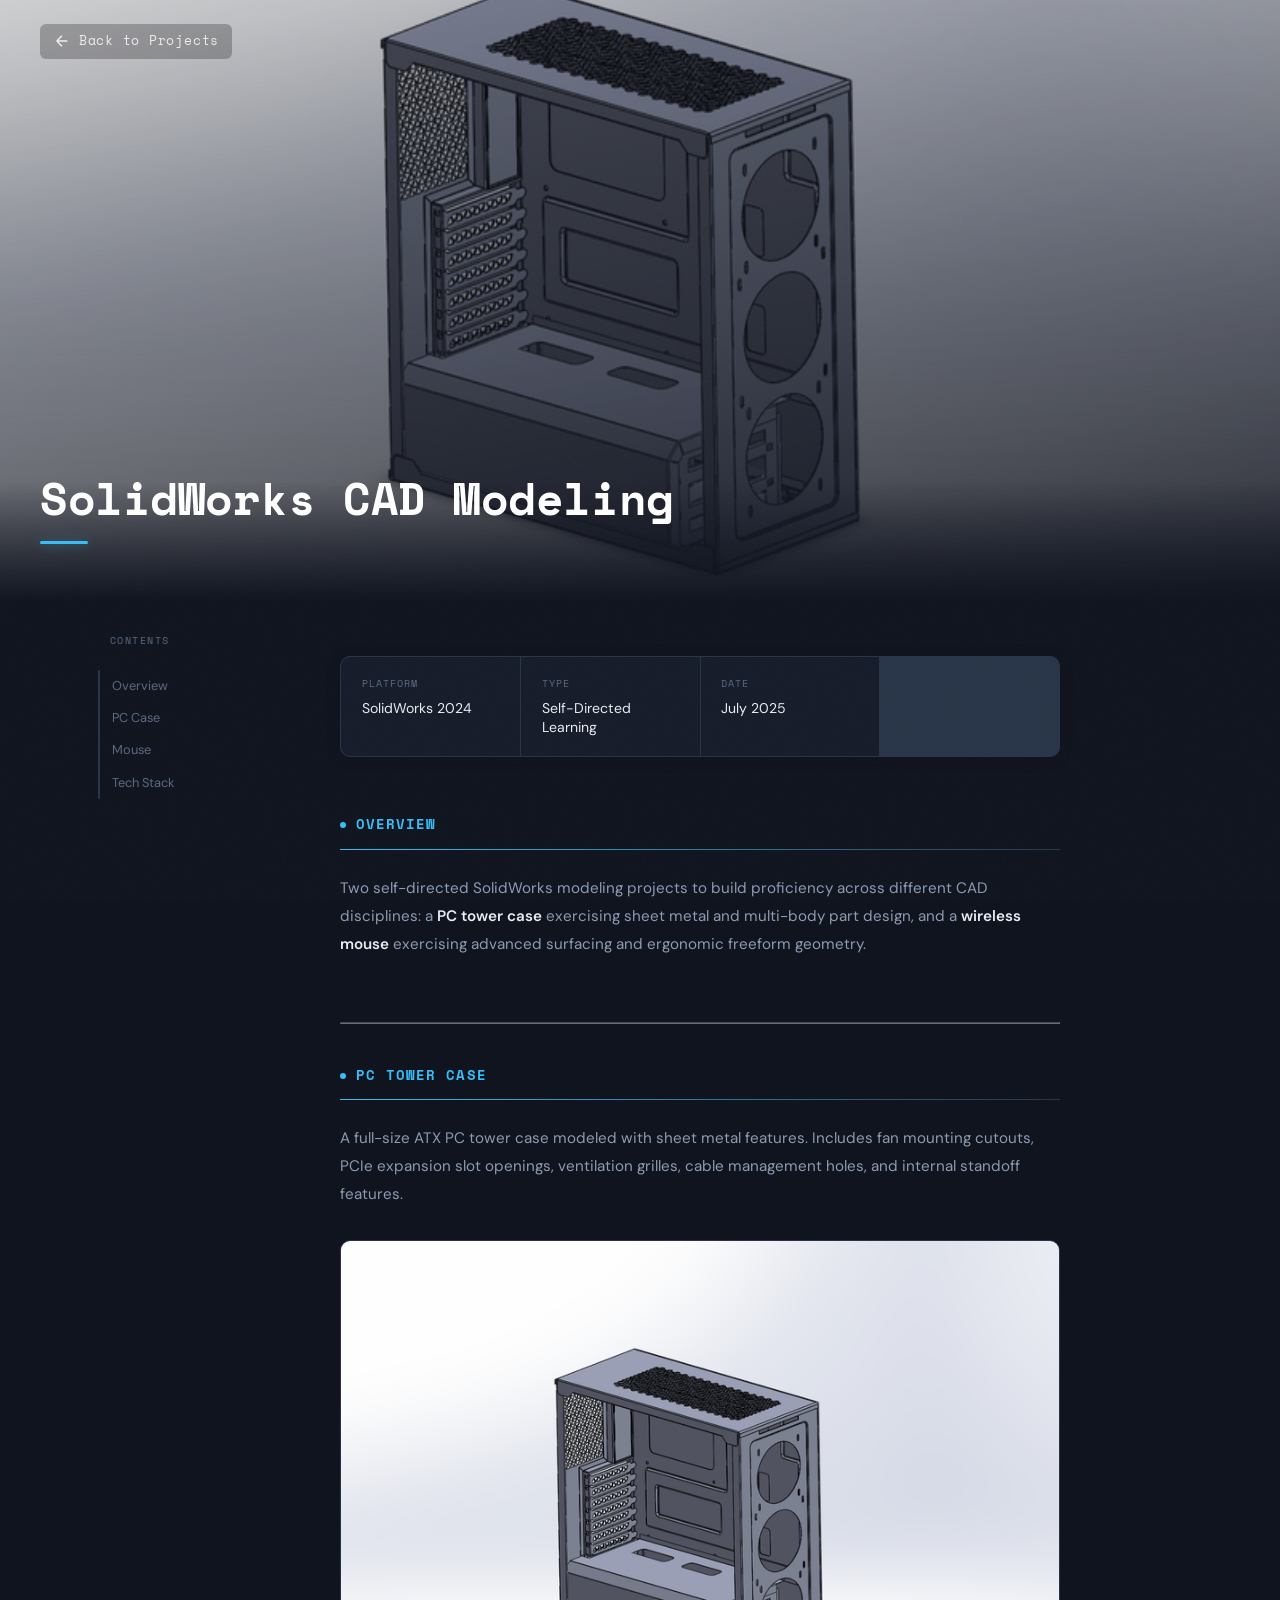
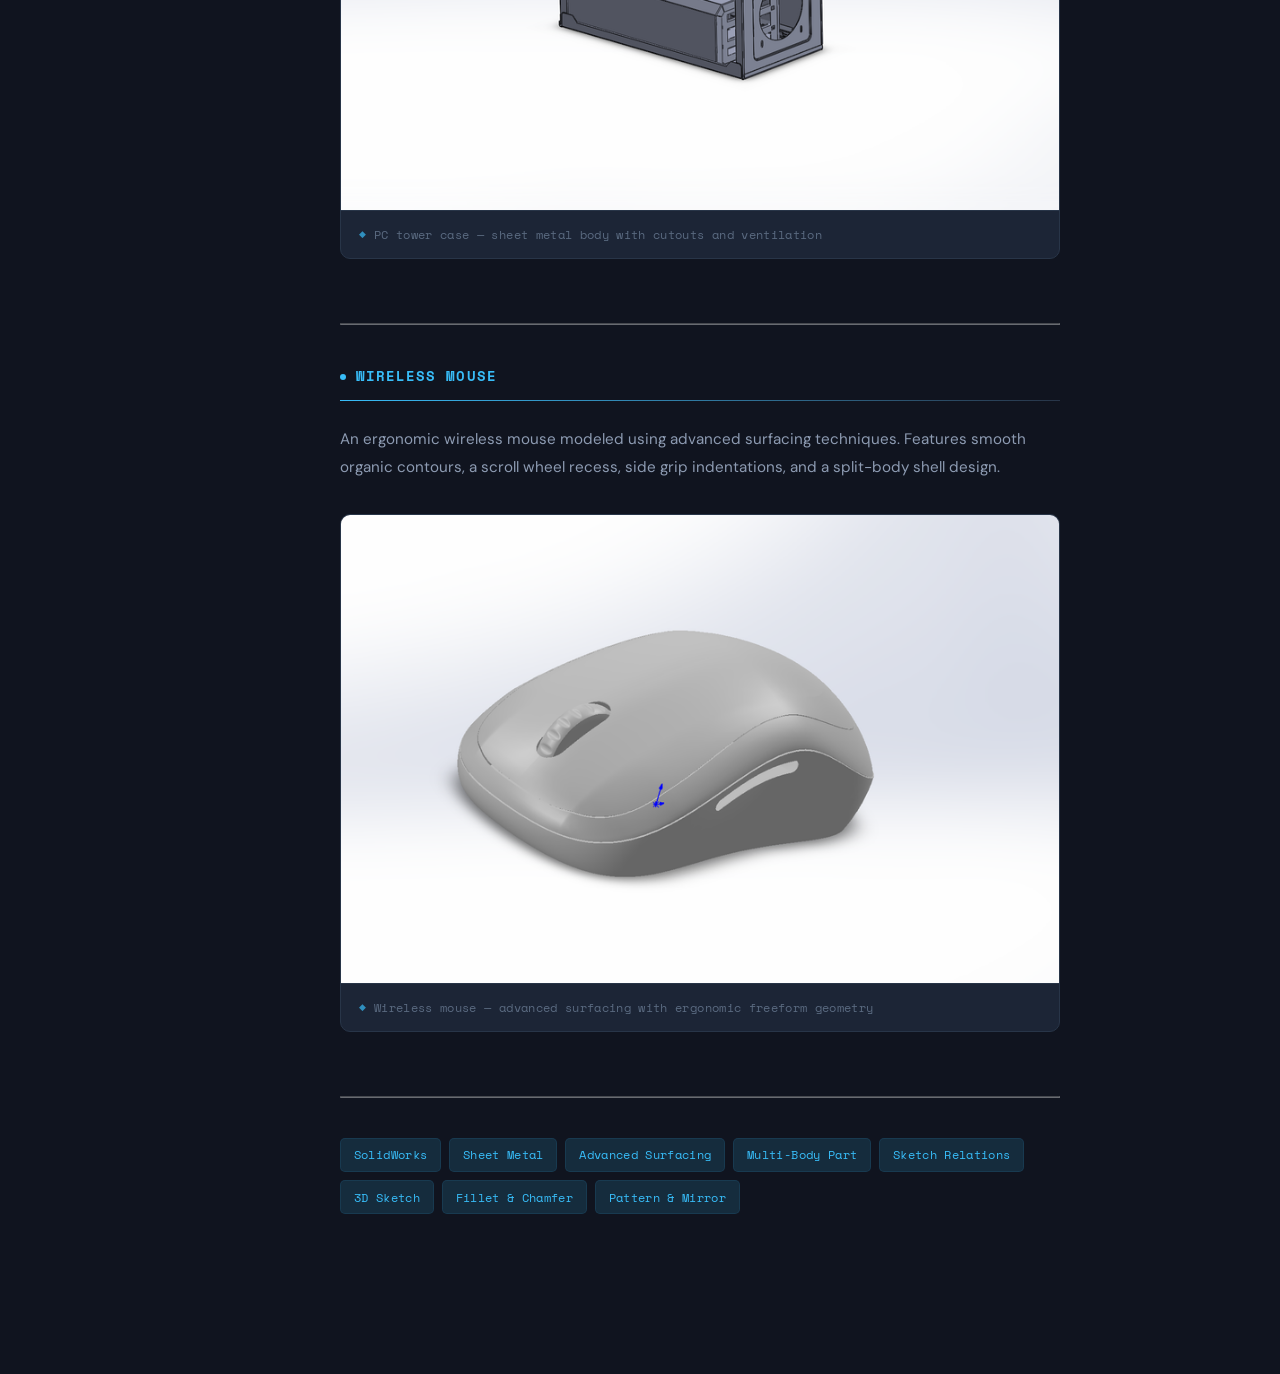
<file: project-solidworks.html>
<!DOCTYPE html>
<html lang="en" data-theme="dark">
<head>
    <meta charset="UTF-8">
    <meta name="viewport" content="width=device-width, initial-scale=1.0">
    <title>SolidWorks CAD Modeling — Bo Ti</title>
    <link rel="preconnect" href="https://fonts.googleapis.com">
    <link rel="preconnect" href="https://fonts.gstatic.com" crossorigin>
    <link href="https://fonts.googleapis.com/css2?family=Space+Mono:wght@400;700&family=DM+Sans:ital,opsz,wght@0,9..40,300;0,9..40,400;0,9..40,500;0,9..40,600;1,9..40,400&family=Noto+Sans+Mongolian&display=swap" rel="stylesheet">
    <script>
    (function(){var t=localStorage.getItem('theme');if(t==='light')document.documentElement.setAttribute('data-theme','light');})();
    </script>
    <link rel="stylesheet" href="style.css">
    <link rel="stylesheet" href="project-page.css">
</head>
<body>
    <div class="project-hero" style="background-image: url('media/sw_case.png')">
        <div class="project-hero-overlay"></div>
        <a href="index.html#projects" class="project-back">
            <svg width="18" height="18" viewBox="0 0 24 24" fill="none" stroke="currentColor" stroke-width="2"><path d="M19 12H5M5 12L12 19M5 12L12 5"/></svg>
            <span data-i18n="back_to_projects">Back to Projects</span>
        </a>
        <h1 class="project-hero-title" data-i18n="project4_name">SolidWorks CAD Modeling</h1>
    </div>

    <div class="project-layout">

    <!-- ── Table of Contents sidebar ── -->
    <aside class="proj-toc" id="projToc">
        <div class="proj-toc-inner">
            <span class="proj-toc-title" data-i18n="toc_contents">Contents</span>
            <nav style="position: relative;">
                <div class="proj-toc-progress">
                    <div class="proj-toc-progress-fill" id="tocProgress"></div>
                </div>
                <a href="#overview" class="proj-toc-link active" data-i18n="toc_overview">Overview</a>
                <a href="#case" class="proj-toc-link" data-i18n="sw_toc_case">PC Case</a>
                <a href="#mouse" class="proj-toc-link" data-i18n="sw_toc_mouse">Mouse</a>
                <a href="#tech" class="proj-toc-link" data-i18n="toc_tech">Tech Stack</a>
            </nav>
        </div>
    </aside>

    <main class="project-content">

        <!-- ── Meta bar ── -->
        <div class="proj-meta proj-reveal">
            <div class="proj-meta-item">
                <span class="proj-meta-label" data-i18n="meta_platform">Platform</span>
                <span class="proj-meta-value">SolidWorks 2024</span>
            </div>
            <div class="proj-meta-item">
                <span class="proj-meta-label" data-i18n="sw_meta_type">Type</span>
                <span class="proj-meta-value" data-i18n="sw_meta_type_value">Self-Directed Learning</span>
            </div>
            <div class="proj-meta-item">
                <span class="proj-meta-label" data-i18n="meta_date">Date</span>
                <span class="proj-meta-value">July 2025</span>
            </div>
        </div>

        <!-- ── Overview ── -->
        <section class="proj-section proj-reveal" id="overview">
            <h2 class="proj-heading" data-i18n="sw_overview_h">Overview</h2>
            <p data-i18n="sw_overview_p">Two self-directed SolidWorks modeling projects to build proficiency across different CAD disciplines: a <strong>PC tower case</strong> exercising sheet metal and multi-body part design, and a <strong>wireless mouse</strong> exercising advanced surfacing and ergonomic freeform geometry.</p>
        </section>

        <hr class="proj-divider">

        <!-- ── PC Case ── -->
        <section class="proj-section proj-reveal" id="case">
            <h2 class="proj-heading" data-i18n="sw_case_h">PC Tower Case</h2>
            <p data-i18n="sw_case_p">A full-size ATX PC tower case modeled with sheet metal features. Includes fan mounting cutouts, PCIe expansion slot openings, ventilation grilles, cable management holes, and internal standoff features.</p>
            <figure class="proj-figure proj-reveal">
                <img src="media/sw_case.png" alt="SolidWorks PC tower case model" loading="lazy">
                <figcaption data-i18n="sw_case_caption">PC tower case &mdash; sheet metal body with cutouts and ventilation</figcaption>
            </figure>
        </section>

        <hr class="proj-divider">

        <!-- ── Mouse ── -->
        <section class="proj-section proj-reveal" id="mouse">
            <h2 class="proj-heading" data-i18n="sw_mouse_h">Wireless Mouse</h2>
            <p data-i18n="sw_mouse_p">An ergonomic wireless mouse modeled using advanced surfacing techniques. Features smooth organic contours, a scroll wheel recess, side grip indentations, and a split-body shell design.</p>
            <figure class="proj-figure proj-reveal">
                <img src="media/sw_mouse.png" alt="SolidWorks wireless mouse model" loading="lazy">
                <figcaption data-i18n="sw_mouse_caption">Wireless mouse &mdash; advanced surfacing with ergonomic freeform geometry</figcaption>
            </figure>
        </section>

        <hr class="proj-divider">

        <!-- ── Tech stack ── -->
        <section class="proj-section proj-reveal" id="tech">
            <div class="proj-tags proj-reveal-stagger">
                <span>SolidWorks</span>
                <span>Sheet Metal</span>
                <span>Advanced Surfacing</span>
                <span>Multi-Body Part</span>
                <span>Sketch Relations</span>
                <span>3D Sketch</span>
                <span>Fillet &amp; Chamfer</span>
                <span>Pattern &amp; Mirror</span>
            </div>
        </section>

    </main>

    </div><!-- .project-layout -->

    <script src="mn-translations.js"></script>
    <script src="script.js"></script>
    <script>
    (function() {
        /* ── Scroll-triggered reveal (IntersectionObserver) ── */
        var reveals = document.querySelectorAll('.proj-reveal, .proj-reveal-stagger');
        if ('IntersectionObserver' in window) {
            var revealObs = new IntersectionObserver(function(entries) {
                entries.forEach(function(entry) {
                    if (entry.isIntersecting) {
                        entry.target.classList.add('revealed');
                        revealObs.unobserve(entry.target);
                    }
                });
            }, { threshold: 0.12, rootMargin: '0px 0px -40px 0px' });
            reveals.forEach(function(el) { revealObs.observe(el); });
        } else {
            reveals.forEach(function(el) { el.classList.add('revealed'); });
        }

        /* ── TOC: scroll spy + progress bar ── */
        var sections = document.querySelectorAll('.proj-section[id]');
        var tocLinks = document.querySelectorAll('.proj-toc-link');
        var progressFill = document.getElementById('tocProgress');
        if (!sections.length || !tocLinks.length) return;

        tocLinks.forEach(function(link) {
            link.addEventListener('click', function(e) {
                e.preventDefault();
                var target = document.querySelector(this.getAttribute('href'));
                if (target) {
                    var y = target.getBoundingClientRect().top + window.pageYOffset - 24;
                    window.scrollTo({ top: y, behavior: 'smooth' });
                }
            });
        });

        var ticking = false;
        function updateActive() {
            var scrollY = window.scrollY + 80;
            var current = '';
            var currentIdx = 0;
            sections.forEach(function(sec, i) {
                if (sec.offsetTop <= scrollY) {
                    current = sec.id;
                    currentIdx = i;
                }
            });
            tocLinks.forEach(function(link) {
                link.classList.toggle('active', link.getAttribute('href') === '#' + current);
            });

            /* Progress bar */
            if (progressFill && sections.length > 1) {
                var pct = (currentIdx / (sections.length - 1)) * 100;
                progressFill.style.height = pct + '%';
            }

            ticking = false;
        }
        window.addEventListener('scroll', function() {
            if (!ticking) {
                requestAnimationFrame(updateActive);
                ticking = true;
            }
        });
        updateActive();
    })();
    </script>
</body>
</html>
</file>
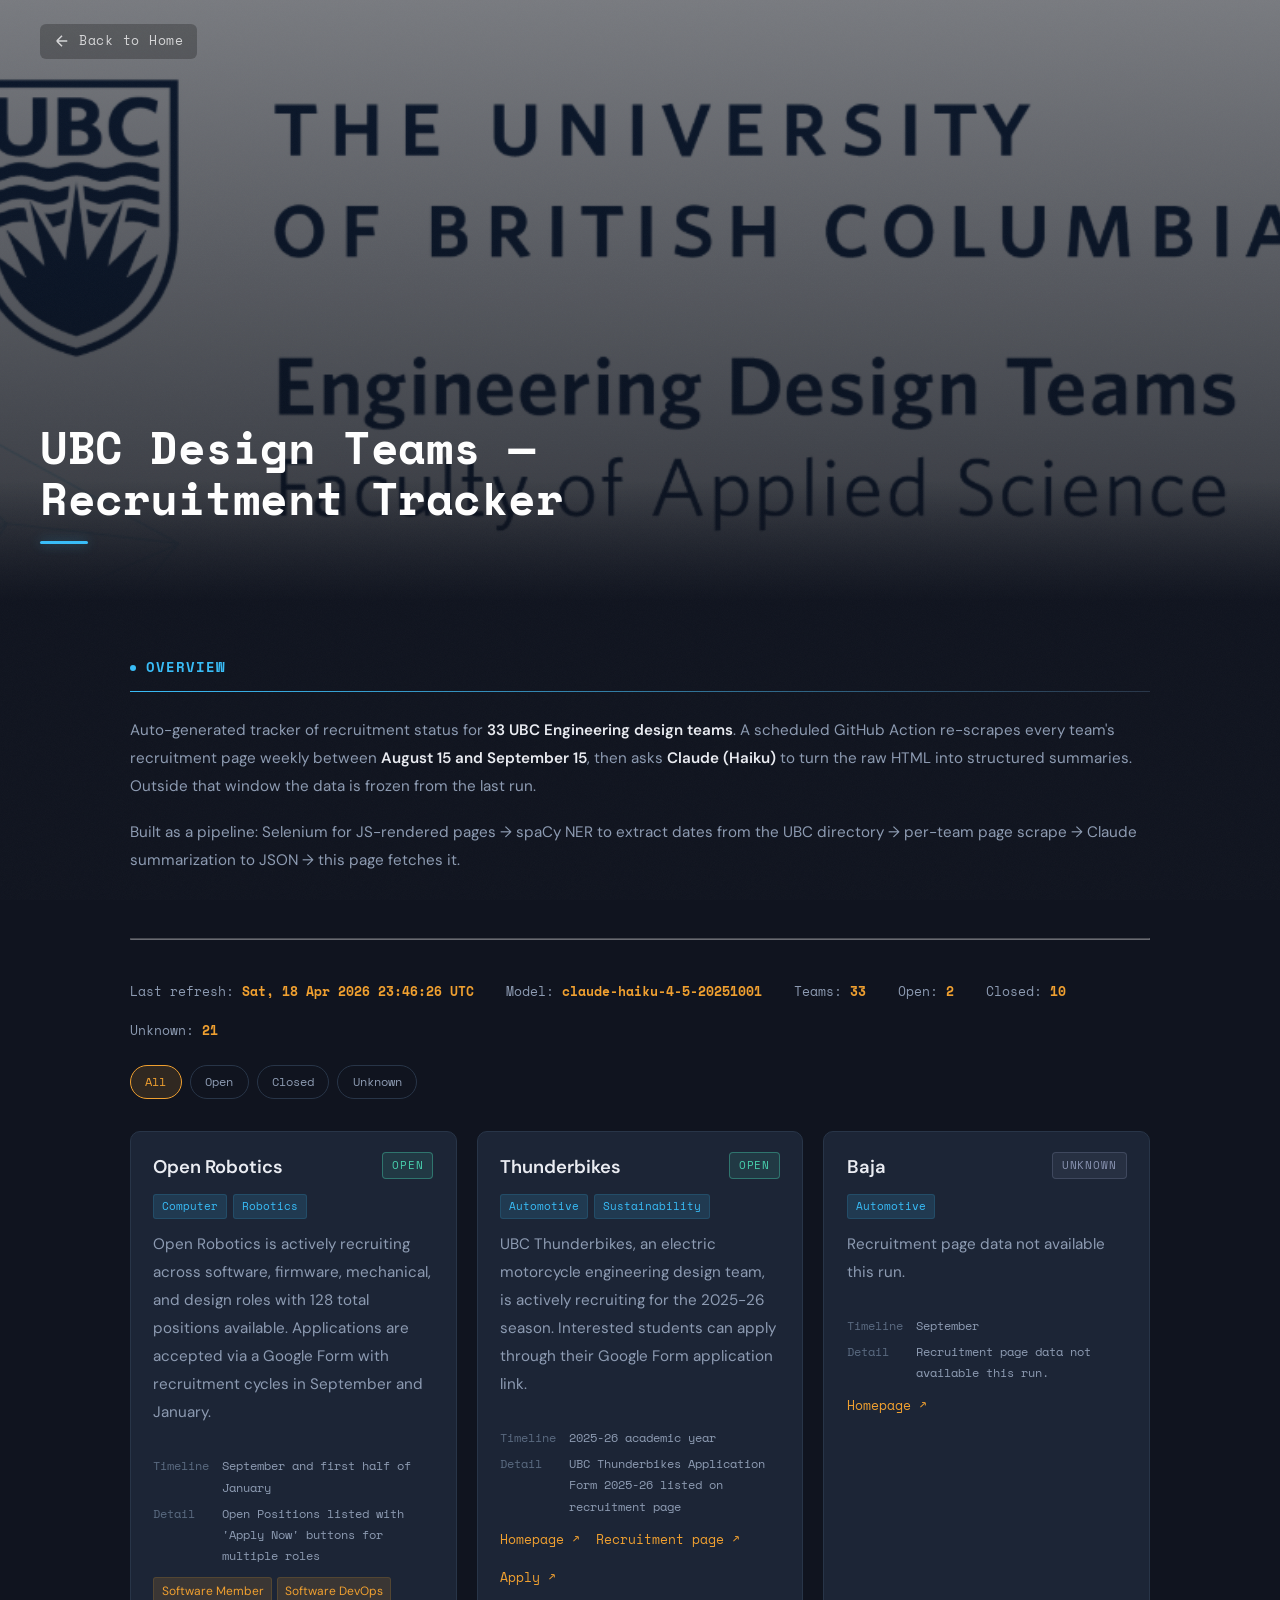
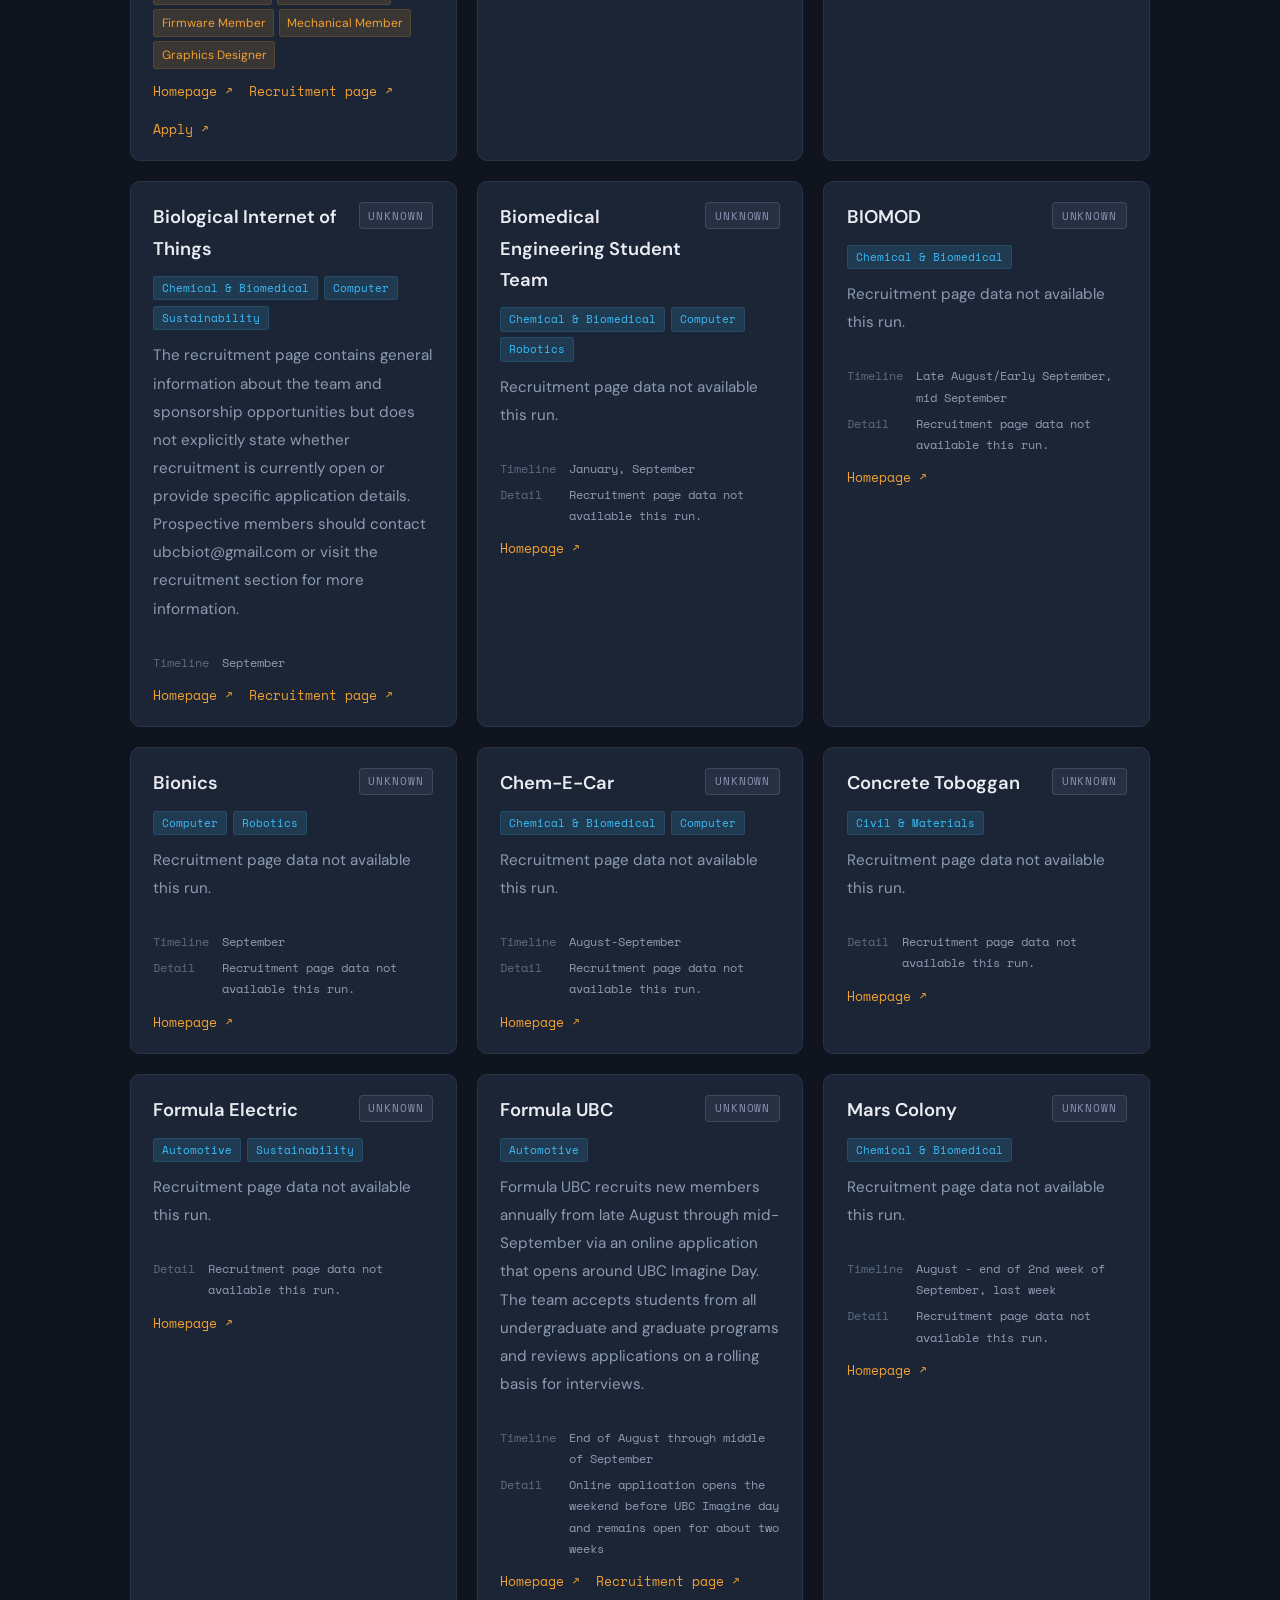
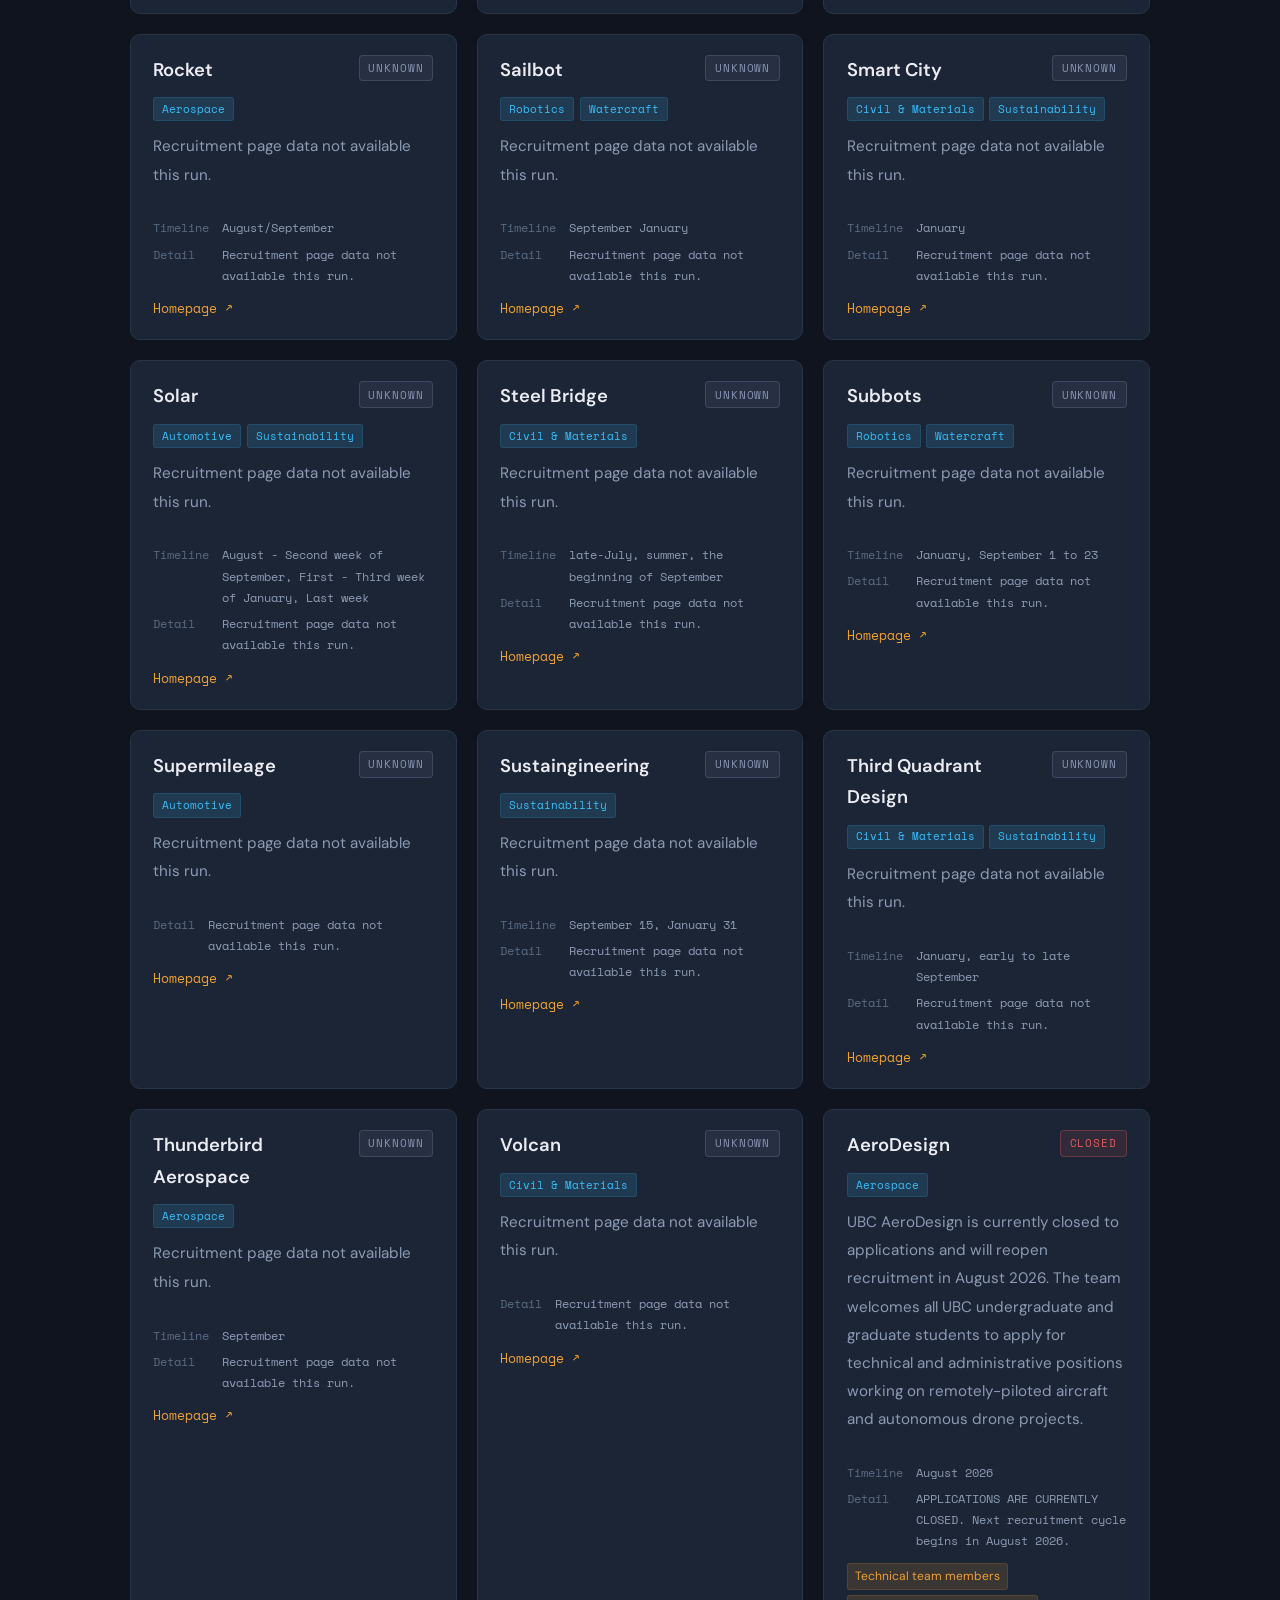
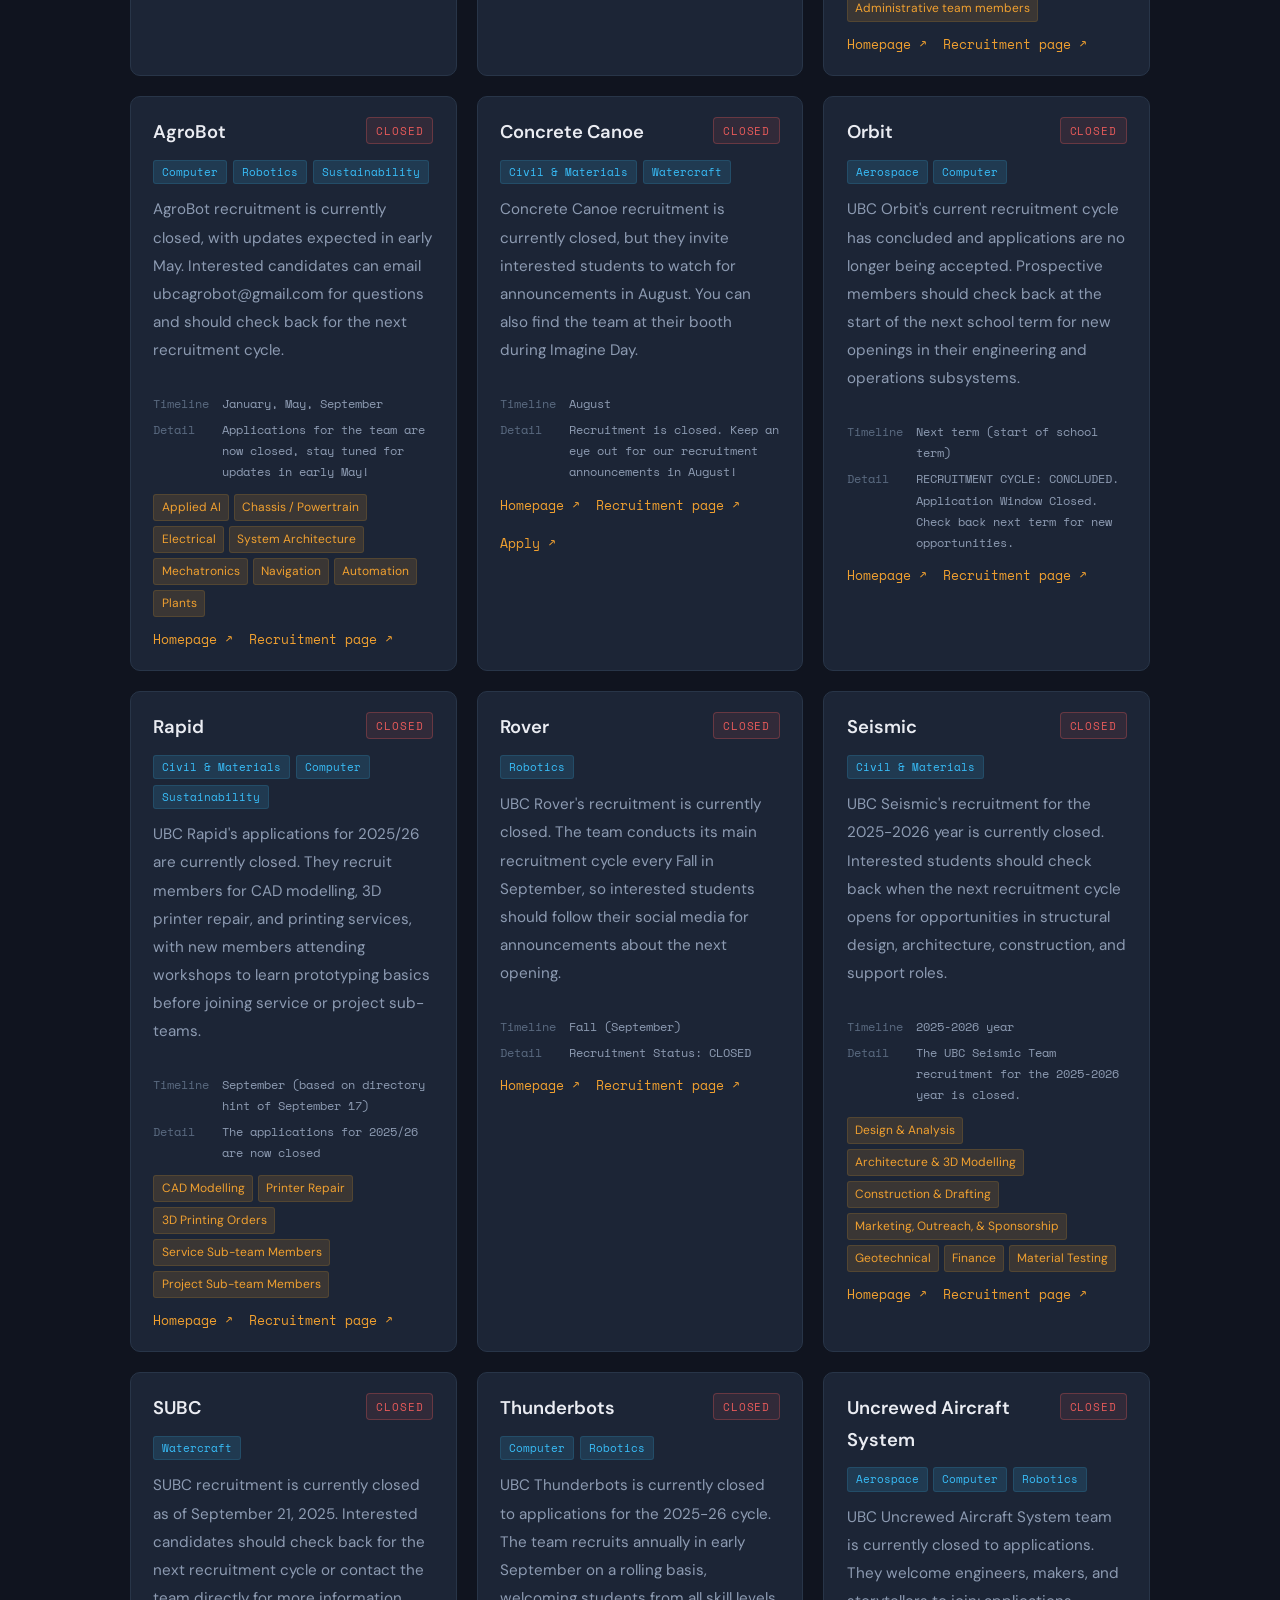
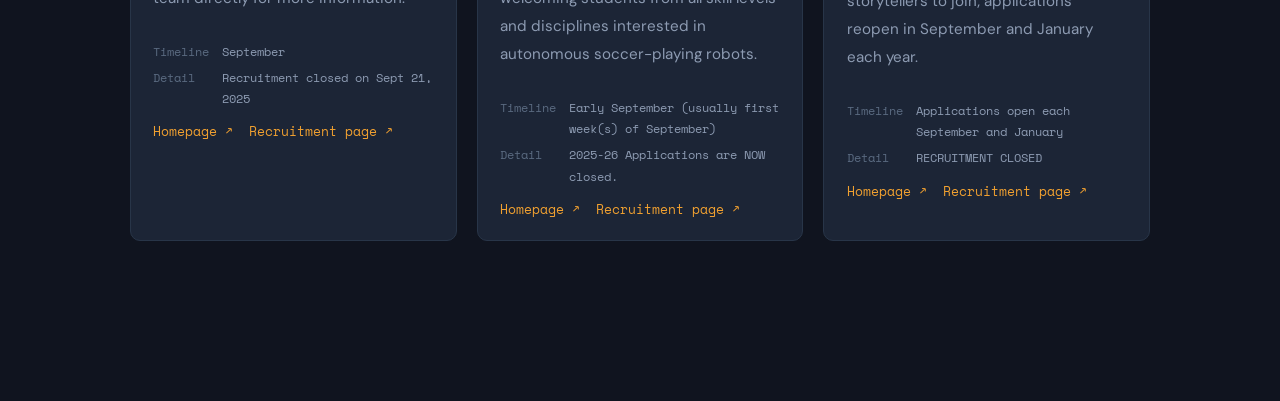
<file: project-teams.html>
<!DOCTYPE html>
<html lang="en" data-theme="dark">
<head>
    <meta charset="UTF-8">
    <meta name="viewport" content="width=device-width, initial-scale=1.0">
    <title>UBC Design Teams Recruitment Tracker — Bo Ti</title>
    <link rel="preconnect" href="https://fonts.googleapis.com">
    <link rel="preconnect" href="https://fonts.gstatic.com" crossorigin>
    <link href="https://fonts.googleapis.com/css2?family=Space+Mono:wght@400;700&family=DM+Sans:ital,opsz,wght@0,9..40,300;0,9..40,400;0,9..40,500;0,9..40,600;1,9..40,400&family=Noto+Sans+Mongolian&display=swap" rel="stylesheet">
    <script>
    (function(){var t=localStorage.getItem('theme');if(t==='light')document.documentElement.setAttribute('data-theme','light');})();
    </script>
    <link rel="stylesheet" href="style.css">
    <link rel="stylesheet" href="project-page.css">
    <style>
        .teams-meta {
            display: flex;
            flex-wrap: wrap;
            gap: 1rem 2rem;
            margin-bottom: 1.5rem;
            font-family: 'Space Mono', monospace;
            font-size: 0.82rem;
            color: var(--text-secondary);
        }
        .teams-meta .kv { display: inline-flex; gap: 0.5rem; }
        .teams-meta .kv b { color: var(--accent-secondary); font-weight: 700; }

        .teams-filters {
            display: flex;
            flex-wrap: wrap;
            gap: 0.5rem;
            margin-bottom: 2rem;
        }
        .teams-filter {
            padding: 0.4rem 0.9rem;
            border: 1px solid var(--border);
            border-radius: 999px;
            background: transparent;
            color: var(--text-secondary);
            font-family: 'Space Mono', monospace;
            font-size: 0.78rem;
            cursor: pointer;
            transition: all 0.2s ease;
        }
        .teams-filter:hover { border-color: var(--accent-secondary); color: var(--text-primary); }
        .teams-filter.active {
            background: var(--accent-secondary-dim);
            border-color: var(--accent-secondary);
            color: var(--accent-secondary);
        }

        .teams-grid {
            display: grid;
            grid-template-columns: repeat(auto-fill, minmax(320px, 1fr));
            gap: 1.25rem;
        }

        .team-card {
            border: 1px solid var(--border);
            border-radius: 10px;
            padding: 1.25rem 1.4rem;
            background: var(--bg-card);
            transition: border-color 0.2s ease, transform 0.2s ease;
            display: flex;
            flex-direction: column;
            gap: 0.7rem;
        }
        .team-card:hover {
            border-color: var(--accent-secondary);
            transform: translateY(-2px);
        }

        .team-card-top {
            display: flex;
            justify-content: space-between;
            align-items: flex-start;
            gap: 0.75rem;
        }
        .team-name {
            font-family: 'DM Sans', sans-serif;
            font-size: 1.15rem;
            font-weight: 600;
            color: var(--text-primary);
            margin: 0;
        }

        .team-status {
            font-family: 'Space Mono', monospace;
            font-size: 0.68rem;
            padding: 0.2rem 0.55rem;
            border-radius: 4px;
            text-transform: uppercase;
            letter-spacing: 0.08em;
            white-space: nowrap;
            flex-shrink: 0;
        }
        .team-status.open    { background: rgba(72,207,173,0.12); color: #48cfad; border: 1px solid rgba(72,207,173,0.4); }
        .team-status.closed  { background: rgba(230,90,90,0.10);  color: #e65a5a; border: 1px solid rgba(230,90,90,0.3); }
        .team-status.unknown { background: rgba(136,146,176,0.10); color: #8892b0; border: 1px solid rgba(136,146,176,0.25); }
        [data-theme="light"] .team-status.open    { background: rgba(11,138,109,0.08);  color: #0b8a6d; border-color: rgba(11,138,109,0.35); }
        [data-theme="light"] .team-status.closed  { background: rgba(197,48,48,0.07);   color: #c53030; border-color: rgba(197,48,48,0.3); }
        [data-theme="light"] .team-status.unknown { background: rgba(74,85,104,0.07);   color: #4a5568; border-color: rgba(74,85,104,0.25); }

        .team-types {
            display: flex;
            flex-wrap: wrap;
            gap: 0.35rem;
        }
        .team-type-tag {
            font-family: 'Space Mono', monospace;
            font-size: 0.68rem;
            padding: 0.12rem 0.5rem;
            border-radius: 3px;
            background: var(--accent-dim);
            color: var(--accent);
            border: 1px solid var(--accent-dim);
        }

        .team-summary {
            font-family: 'DM Sans', sans-serif;
            font-size: 0.92rem;
            line-height: 1.55;
            color: var(--text-secondary);
            margin: 0;
        }

        .team-detail {
            font-family: 'Space Mono', monospace;
            font-size: 0.78rem;
            color: var(--text-muted);
            font-style: italic;
            line-height: 1.5;
        }

        .team-kv-list {
            display: grid;
            grid-template-columns: max-content 1fr;
            gap: 0.3rem 0.8rem;
            font-family: 'Space Mono', monospace;
            font-size: 0.78rem;
        }
        .team-kv-list dt { color: var(--text-muted); }
        .team-kv-list dd { color: var(--text-secondary); margin: 0; word-break: break-word; }

        .team-roles {
            display: flex;
            flex-wrap: wrap;
            gap: 0.3rem;
        }
        .team-role {
            font-size: 0.75rem;
            padding: 0.15rem 0.45rem;
            border-radius: 3px;
            background: var(--accent-secondary-dim);
            color: var(--accent-secondary);
            border: 1px solid var(--accent-secondary-dim);
        }

        .team-links { display: flex; gap: 1rem; flex-wrap: wrap; font-size: 0.82rem; }
        .team-links a {
            color: var(--accent-secondary);
            text-decoration: none;
            font-family: 'Space Mono', monospace;
        }
        .team-links a:hover { text-decoration: underline; }

        .teams-empty {
            text-align: center;
            padding: 3rem 1rem;
            color: var(--text-muted);
            font-family: 'Space Mono', monospace;
        }
    </style>
</head>
<body>
    <div class="project-hero" style="background-image: url('media/ubc_designteam.png'); background-size: cover; background-position: center; background-repeat: no-repeat;">
        <div class="project-hero-overlay" style="background: linear-gradient(180deg, rgba(10,14,23,0.55) 0%, rgba(10,14,23,0.85) 100%);"></div>
        <a href="index.html" class="project-back">
            <svg width="18" height="18" viewBox="0 0 24 24" fill="none" stroke="currentColor" stroke-width="2"><path d="M19 12H5M5 12L12 19M5 12L12 5"/></svg>
            <span>Back to Home</span>
        </a>
        <h1 class="project-hero-title">UBC Design Teams &mdash; Recruitment Tracker</h1>
    </div>

    <div class="project-layout">
    <main class="project-content" style="max-width: 1100px;">

        <section class="proj-section proj-reveal" id="overview">
            <h2 class="proj-heading">Overview</h2>
            <p>Auto-generated tracker of recruitment status for <strong>33 UBC Engineering design teams</strong>. A scheduled GitHub Action re-scrapes every team's recruitment page weekly between <strong>August 15 and September 15</strong>, then asks <strong>Claude (Haiku)</strong> to turn the raw HTML into structured summaries. Outside that window the data is frozen from the last run.</p>
            <p>Built as a pipeline: Selenium for JS-rendered pages &rarr; spaCy NER to extract dates from the UBC directory &rarr; per-team page scrape &rarr; Claude summarization to JSON &rarr; this page fetches it.</p>
        </section>

        <hr class="proj-divider">

        <section class="proj-section" id="teams">
            <div class="teams-meta" id="teamsMeta"></div>

            <div class="teams-filters" id="teamsFilters">
                <button class="teams-filter active" data-filter="all">All</button>
                <button class="teams-filter" data-filter="open">Open</button>
                <button class="teams-filter" data-filter="closed">Closed</button>
                <button class="teams-filter" data-filter="unknown">Unknown</button>
            </div>

            <div class="teams-grid" id="teamsGrid">
                <div class="teams-empty">Loading team data…</div>
            </div>
        </section>

    </main>
    </div>

    <script src="mn-translations.js"></script>
    <script src="script.js"></script>
    <script>
    (function() {
        var reveals = document.querySelectorAll('.proj-reveal, .proj-reveal-stagger');
        if ('IntersectionObserver' in window) {
            var obs = new IntersectionObserver(function(entries) {
                entries.forEach(function(e) {
                    if (e.isIntersecting) { e.target.classList.add('revealed'); obs.unobserve(e.target); }
                });
            }, { threshold: 0, rootMargin: '0px 0px 300px 0px' });
            reveals.forEach(function(el) { obs.observe(el); });
        } else {
            reveals.forEach(function(el) { el.classList.add('revealed'); });
        }
    })();

    (function() {
        var gridEl = document.getElementById('teamsGrid');
        var metaEl = document.getElementById('teamsMeta');
        var filterBar = document.getElementById('teamsFilters');
        var currentFilter = 'all';
        var allTeams = [];

        function escapeHtml(s) {
            return String(s == null ? '' : s)
                .replace(/&/g, '&amp;').replace(/</g, '&lt;').replace(/>/g, '&gt;')
                .replace(/"/g, '&quot;').replace(/'/g, '&#39;');
        }

        function formatDate(iso) {
            if (!iso) return 'unknown';
            var d = new Date(iso);
            if (isNaN(d.getTime())) return iso;
            return d.toUTCString().replace(' GMT', ' UTC');
        }

        function renderMeta(data) {
            var counts = { open: 0, closed: 0, unknown: 0 };
            (data.teams || []).forEach(function(t) {
                counts[t.status] = (counts[t.status] || 0) + 1;
            });
            var note = data.note ? ' · <span style="color:#e65a5a;">' + escapeHtml(data.note) + '</span>' : '';
            metaEl.innerHTML =
                '<span class="kv">Last refresh: <b>' + escapeHtml(formatDate(data.generated_at)) + '</b></span>' +
                '<span class="kv">Model: <b>' + escapeHtml(data.model || '—') + '</b></span>' +
                '<span class="kv">Teams: <b>' + ((data.teams || []).length) + '</b></span>' +
                '<span class="kv">Open: <b>' + (counts.open || 0) + '</b></span>' +
                '<span class="kv">Closed: <b>' + (counts.closed || 0) + '</b></span>' +
                '<span class="kv">Unknown: <b>' + (counts.unknown || 0) + '</b></span>' +
                note;
        }

        function renderCard(t) {
            var status = (t.status || 'unknown').toLowerCase();
            var types = (t.types || []).map(function(x) {
                return '<span class="team-type-tag">' + escapeHtml(x) + '</span>';
            }).join('');
            var roles = (t.roles || []).slice(0, 8).map(function(r) {
                return '<span class="team-role">' + escapeHtml(r) + '</span>';
            }).join('');

            var kv = '';
            if (t.timeline)        kv += '<dt>Timeline</dt><dd>' + escapeHtml(t.timeline) + '</dd>';
            if (t.status_detail)   kv += '<dt>Detail</dt><dd>' + escapeHtml(t.status_detail) + '</dd>';

            var links = '';
            if (t.homepage)          links += '<a href="' + escapeHtml(t.homepage) + '" target="_blank" rel="noopener">Homepage &nearr;</a>';
            if (t.recruitment_url)   links += '<a href="' + escapeHtml(t.recruitment_url) + '" target="_blank" rel="noopener">Recruitment page &nearr;</a>';
            if (t.application_link)  links += '<a href="' + escapeHtml(t.application_link) + '" target="_blank" rel="noopener">Apply &nearr;</a>';

            return '' +
                '<article class="team-card" data-status="' + status + '">' +
                    '<div class="team-card-top">' +
                        '<h3 class="team-name">' + escapeHtml(t.name) + '</h3>' +
                        '<span class="team-status ' + status + '">' + status + '</span>' +
                    '</div>' +
                    (types ? '<div class="team-types">' + types + '</div>' : '') +
                    (t.summary ? '<p class="team-summary">' + escapeHtml(t.summary) + '</p>' : '') +
                    (kv ? '<dl class="team-kv-list">' + kv + '</dl>' : '') +
                    (roles ? '<div class="team-roles">' + roles + '</div>' : '') +
                    (links ? '<div class="team-links">' + links + '</div>' : '') +
                '</article>';
        }

        function render() {
            var teams = allTeams.filter(function(t) {
                return currentFilter === 'all' || (t.status || 'unknown') === currentFilter;
            });
            if (teams.length === 0) {
                gridEl.innerHTML = '<div class="teams-empty">No teams match this filter.</div>';
                return;
            }
            teams.sort(function(a, b) {
                var order = { open: 0, unknown: 1, closed: 2 };
                var da = order[a.status] != null ? order[a.status] : 3;
                var db = order[b.status] != null ? order[b.status] : 3;
                if (da !== db) return da - db;
                return a.name.localeCompare(b.name);
            });
            gridEl.innerHTML = teams.map(renderCard).join('');
        }

        filterBar.addEventListener('click', function(e) {
            var btn = e.target.closest('.teams-filter');
            if (!btn) return;
            currentFilter = btn.getAttribute('data-filter');
            document.querySelectorAll('.teams-filter').forEach(function(b) {
                b.classList.toggle('active', b === btn);
            });
            render();
        });

        fetch('data/teams.json', { cache: 'no-cache' })
            .then(function(r) {
                if (!r.ok) throw new Error('HTTP ' + r.status);
                return r.json();
            })
            .then(function(data) {
                allTeams = data.teams || [];
                renderMeta(data);
                render();
            })
            .catch(function(err) {
                metaEl.textContent = '';
                gridEl.innerHTML = '<div class="teams-empty">Could not load team data: ' + escapeHtml(err.message) + '</div>';
            });
    })();
    </script>
</body>
</html>
</file>
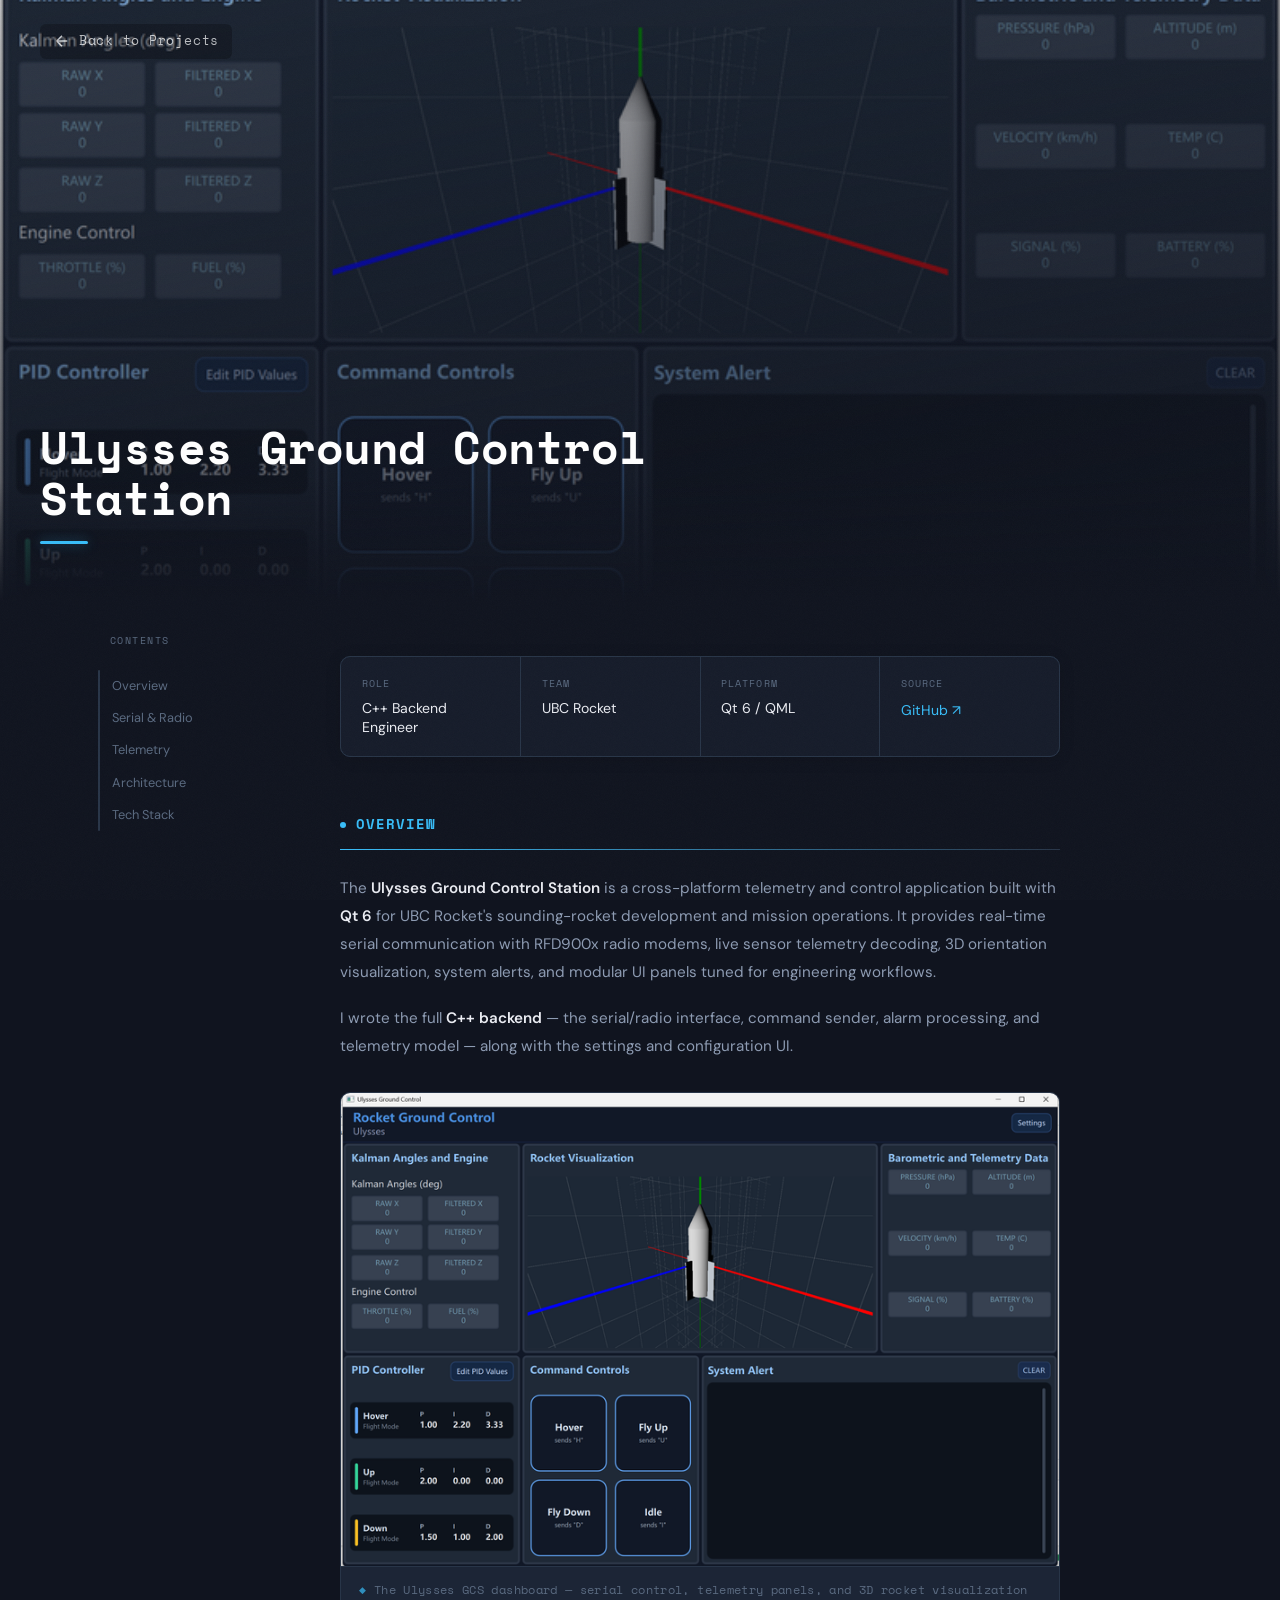
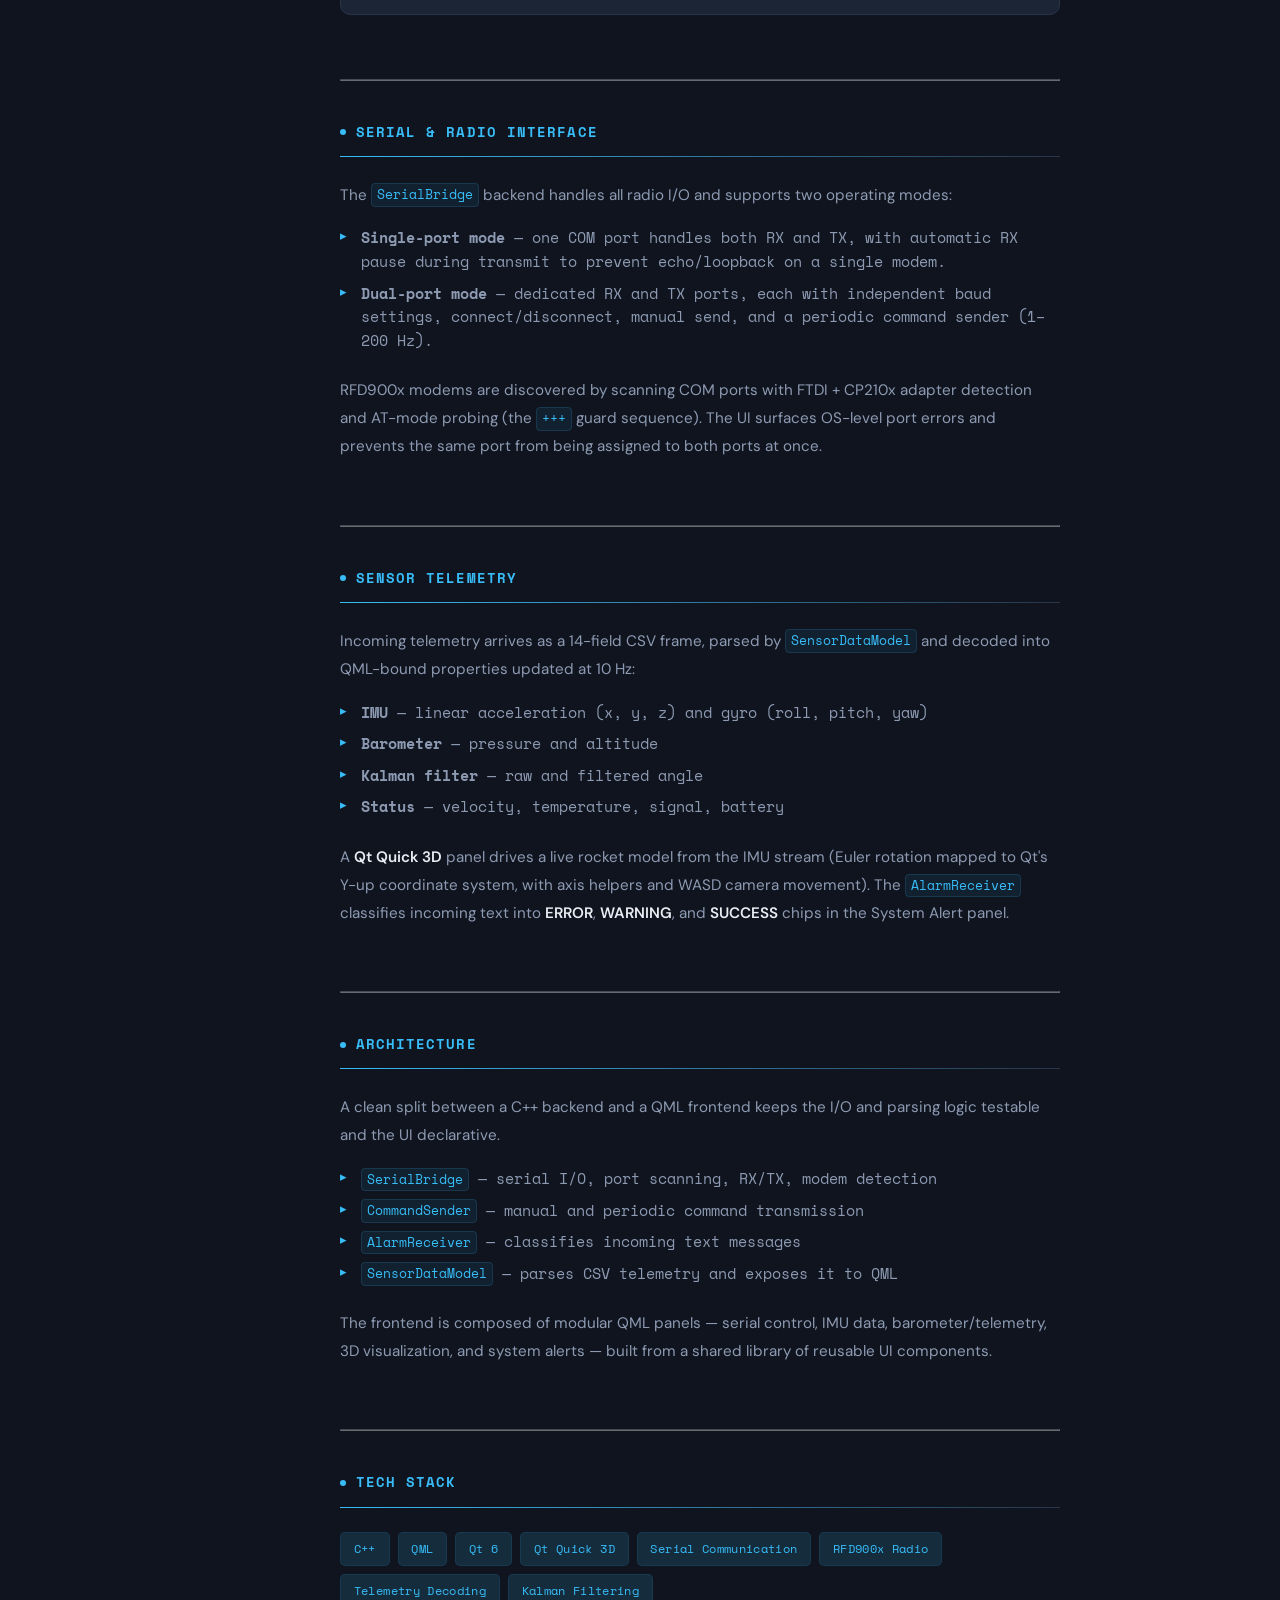
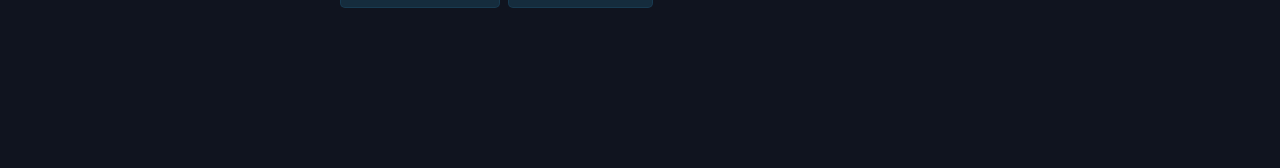
<file: project-ulysses.html>
<!DOCTYPE html>
<html lang="en" data-theme="dark">
<head>
    <meta charset="UTF-8">
    <meta name="viewport" content="width=device-width, initial-scale=1.0">
    <title>Ulysses Ground Control Station — Bo Ti</title>
    <link rel="preconnect" href="https://fonts.googleapis.com">
    <link rel="preconnect" href="https://fonts.gstatic.com" crossorigin>
    <link href="https://fonts.googleapis.com/css2?family=Space+Mono:wght@400;700&family=DM+Sans:ital,opsz,wght@0,9..40,300;0,9..40,400;0,9..40,500;0,9..40,600;1,9..40,400&family=Noto+Sans+Mongolian&display=swap" rel="stylesheet">
    <script>
    (function(){var t=localStorage.getItem('theme');if(t==='light')document.documentElement.setAttribute('data-theme','light');})();
    </script>
    <link rel="stylesheet" href="style.css">
    <link rel="stylesheet" href="project-page.css">
</head>
<body>
    <div class="project-hero" style="background-image: url('media/Ulysses_GCS.png')">
        <div class="project-hero-overlay"></div>
        <a href="index.html#projects" class="project-back">
            <svg width="18" height="18" viewBox="0 0 24 24" fill="none" stroke="currentColor" stroke-width="2"><path d="M19 12H5M5 12L12 19M5 12L12 5"/></svg>
            <span>Back to Projects</span>
        </a>
        <h1 class="project-hero-title">Ulysses Ground Control Station</h1>
    </div>

    <div class="project-layout">

    <!-- ── Table of Contents sidebar ── -->
    <aside class="proj-toc" id="projToc">
        <div class="proj-toc-inner">
            <span class="proj-toc-title">Contents</span>
            <nav style="position: relative;">
                <div class="proj-toc-progress">
                    <div class="proj-toc-progress-fill" id="tocProgress"></div>
                </div>
                <a href="#overview" class="proj-toc-link active">Overview</a>
                <a href="#serial" class="proj-toc-link">Serial &amp; Radio</a>
                <a href="#telemetry" class="proj-toc-link">Telemetry</a>
                <a href="#architecture" class="proj-toc-link">Architecture</a>
                <a href="#tech" class="proj-toc-link">Tech Stack</a>
            </nav>
        </div>
    </aside>

    <main class="project-content">

        <!-- ── Meta bar ── -->
        <div class="proj-meta proj-reveal">
            <div class="proj-meta-item">
                <span class="proj-meta-label">Role</span>
                <span class="proj-meta-value">C++ Backend Engineer</span>
            </div>
            <div class="proj-meta-item">
                <span class="proj-meta-label">Team</span>
                <span class="proj-meta-value">UBC Rocket</span>
            </div>
            <div class="proj-meta-item">
                <span class="proj-meta-label">Platform</span>
                <span class="proj-meta-value">Qt 6 / QML</span>
            </div>
            <div class="proj-meta-item">
                <span class="proj-meta-label">Source</span>
                <a href="https://github.com/UBC-Rocket/ulysses-ground-control" target="_blank" rel="noopener" class="proj-meta-link">GitHub &nearr;</a>
            </div>
        </div>

        <!-- ── Overview ── -->
        <section class="proj-section proj-reveal" id="overview">
            <h2 class="proj-heading">Overview</h2>
            <p>The <strong>Ulysses Ground Control Station</strong> is a cross-platform telemetry and control application built with <strong>Qt 6</strong> for UBC Rocket's sounding-rocket development and mission operations. It provides real-time serial communication with RFD900x radio modems, live sensor telemetry decoding, 3D orientation visualization, system alerts, and modular UI panels tuned for engineering workflows.</p>
            <p>I wrote the full <strong>C++ backend</strong> &mdash; the serial/radio interface, command sender, alarm processing, and telemetry model &mdash; along with the settings and configuration UI.</p>
            <figure class="proj-figure proj-reveal">
                <img src="media/Ulysses_GCS.png" alt="Ulysses Ground Control Station dashboard" loading="lazy">
                <figcaption>The Ulysses GCS dashboard &mdash; serial control, telemetry panels, and 3D rocket visualization</figcaption>
            </figure>
        </section>

        <hr class="proj-divider">

        <!-- ── Serial & Radio ── -->
        <section class="proj-section proj-reveal" id="serial">
            <h2 class="proj-heading">Serial &amp; Radio Interface</h2>
            <p>The <code>SerialBridge</code> backend handles all radio I/O and supports two operating modes:</p>
            <ul class="proj-list">
                <li><strong>Single-port mode</strong> &mdash; one COM port handles both RX and TX, with automatic RX pause during transmit to prevent echo/loopback on a single modem.</li>
                <li><strong>Dual-port mode</strong> &mdash; dedicated RX and TX ports, each with independent baud settings, connect/disconnect, manual send, and a periodic command sender (1&ndash;200&nbsp;Hz).</li>
            </ul>
            <p>RFD900x modems are discovered by scanning COM ports with FTDI + CP210x adapter detection and AT-mode probing (the <code>+++</code> guard sequence). The UI surfaces OS-level port errors and prevents the same port from being assigned to both ports at once.</p>
        </section>

        <hr class="proj-divider">

        <!-- ── Telemetry ── -->
        <section class="proj-section proj-reveal" id="telemetry">
            <h2 class="proj-heading">Sensor Telemetry</h2>
            <p>Incoming telemetry arrives as a 14-field CSV frame, parsed by <code>SensorDataModel</code> and decoded into QML-bound properties updated at 10&nbsp;Hz:</p>
            <ul class="proj-list">
                <li><strong>IMU</strong> &mdash; linear acceleration (x, y, z) and gyro (roll, pitch, yaw)</li>
                <li><strong>Barometer</strong> &mdash; pressure and altitude</li>
                <li><strong>Kalman filter</strong> &mdash; raw and filtered angle</li>
                <li><strong>Status</strong> &mdash; velocity, temperature, signal, battery</li>
            </ul>
            <p>A <strong>Qt Quick 3D</strong> panel drives a live rocket model from the IMU stream (Euler rotation mapped to Qt's Y-up coordinate system, with axis helpers and WASD camera movement). The <code>AlarmReceiver</code> classifies incoming text into <strong>ERROR</strong>, <strong>WARNING</strong>, and <strong>SUCCESS</strong> chips in the System Alert panel.</p>
        </section>

        <hr class="proj-divider">

        <!-- ── Architecture ── -->
        <section class="proj-section proj-reveal" id="architecture">
            <h2 class="proj-heading">Architecture</h2>
            <p>A clean split between a C++ backend and a QML frontend keeps the I/O and parsing logic testable and the UI declarative.</p>
            <ul class="proj-list">
                <li><code>SerialBridge</code> &mdash; serial I/O, port scanning, RX/TX, modem detection</li>
                <li><code>CommandSender</code> &mdash; manual and periodic command transmission</li>
                <li><code>AlarmReceiver</code> &mdash; classifies incoming text messages</li>
                <li><code>SensorDataModel</code> &mdash; parses CSV telemetry and exposes it to QML</li>
            </ul>
            <p>The frontend is composed of modular QML panels &mdash; serial control, IMU data, barometer/telemetry, 3D visualization, and system alerts &mdash; built from a shared library of reusable UI components.</p>
        </section>

        <hr class="proj-divider">

        <!-- ── Tech stack ── -->
        <section class="proj-section proj-reveal" id="tech">
            <h2 class="proj-heading">Tech Stack</h2>
            <div class="proj-tags proj-reveal-stagger">
                <span>C++</span>
                <span>QML</span>
                <span>Qt 6</span>
                <span>Qt Quick 3D</span>
                <span>Serial Communication</span>
                <span>RFD900x Radio</span>
                <span>Telemetry Decoding</span>
                <span>Kalman Filtering</span>
            </div>
        </section>

    </main>

    </div><!-- .project-layout -->

    <script src="mn-translations.js"></script>
    <script src="script.js"></script>
    <script>
    (function() {
        /* ── Scroll-triggered reveal (IntersectionObserver) ── */
        var reveals = document.querySelectorAll('.proj-reveal, .proj-reveal-stagger');
        if ('IntersectionObserver' in window) {
            var revealObs = new IntersectionObserver(function(entries) {
                entries.forEach(function(entry) {
                    if (entry.isIntersecting) {
                        entry.target.classList.add('revealed');
                        revealObs.unobserve(entry.target);
                    }
                });
            }, { threshold: 0.12, rootMargin: '0px 0px -40px 0px' });
            reveals.forEach(function(el) { revealObs.observe(el); });
        } else {
            reveals.forEach(function(el) { el.classList.add('revealed'); });
        }

        /* ── TOC: scroll spy + progress bar ── */
        var sections = document.querySelectorAll('.proj-section[id]');
        var tocLinks = document.querySelectorAll('.proj-toc-link');
        var progressFill = document.getElementById('tocProgress');
        if (!sections.length || !tocLinks.length) return;

        tocLinks.forEach(function(link) {
            link.addEventListener('click', function(e) {
                e.preventDefault();
                var target = document.querySelector(this.getAttribute('href'));
                if (target) {
                    var y = target.getBoundingClientRect().top + window.pageYOffset - 24;
                    window.scrollTo({ top: y, behavior: 'smooth' });
                }
            });
        });

        var ticking = false;
        function updateActive() {
            var scrollY = window.scrollY + 80;
            var current = '';
            var currentIdx = 0;
            sections.forEach(function(sec, i) {
                if (sec.offsetTop <= scrollY) {
                    current = sec.id;
                    currentIdx = i;
                }
            });
            tocLinks.forEach(function(link) {
                link.classList.toggle('active', link.getAttribute('href') === '#' + current);
            });

            /* Progress bar */
            if (progressFill && sections.length > 1) {
                var pct = (currentIdx / (sections.length - 1)) * 100;
                progressFill.style.height = pct + '%';
            }

            ticking = false;
        }
        window.addEventListener('scroll', function() {
            if (!ticking) {
                requestAnimationFrame(updateActive);
                ticking = true;
            }
        });
        updateActive();
    })();
    </script>
</body>
</html>
</file>
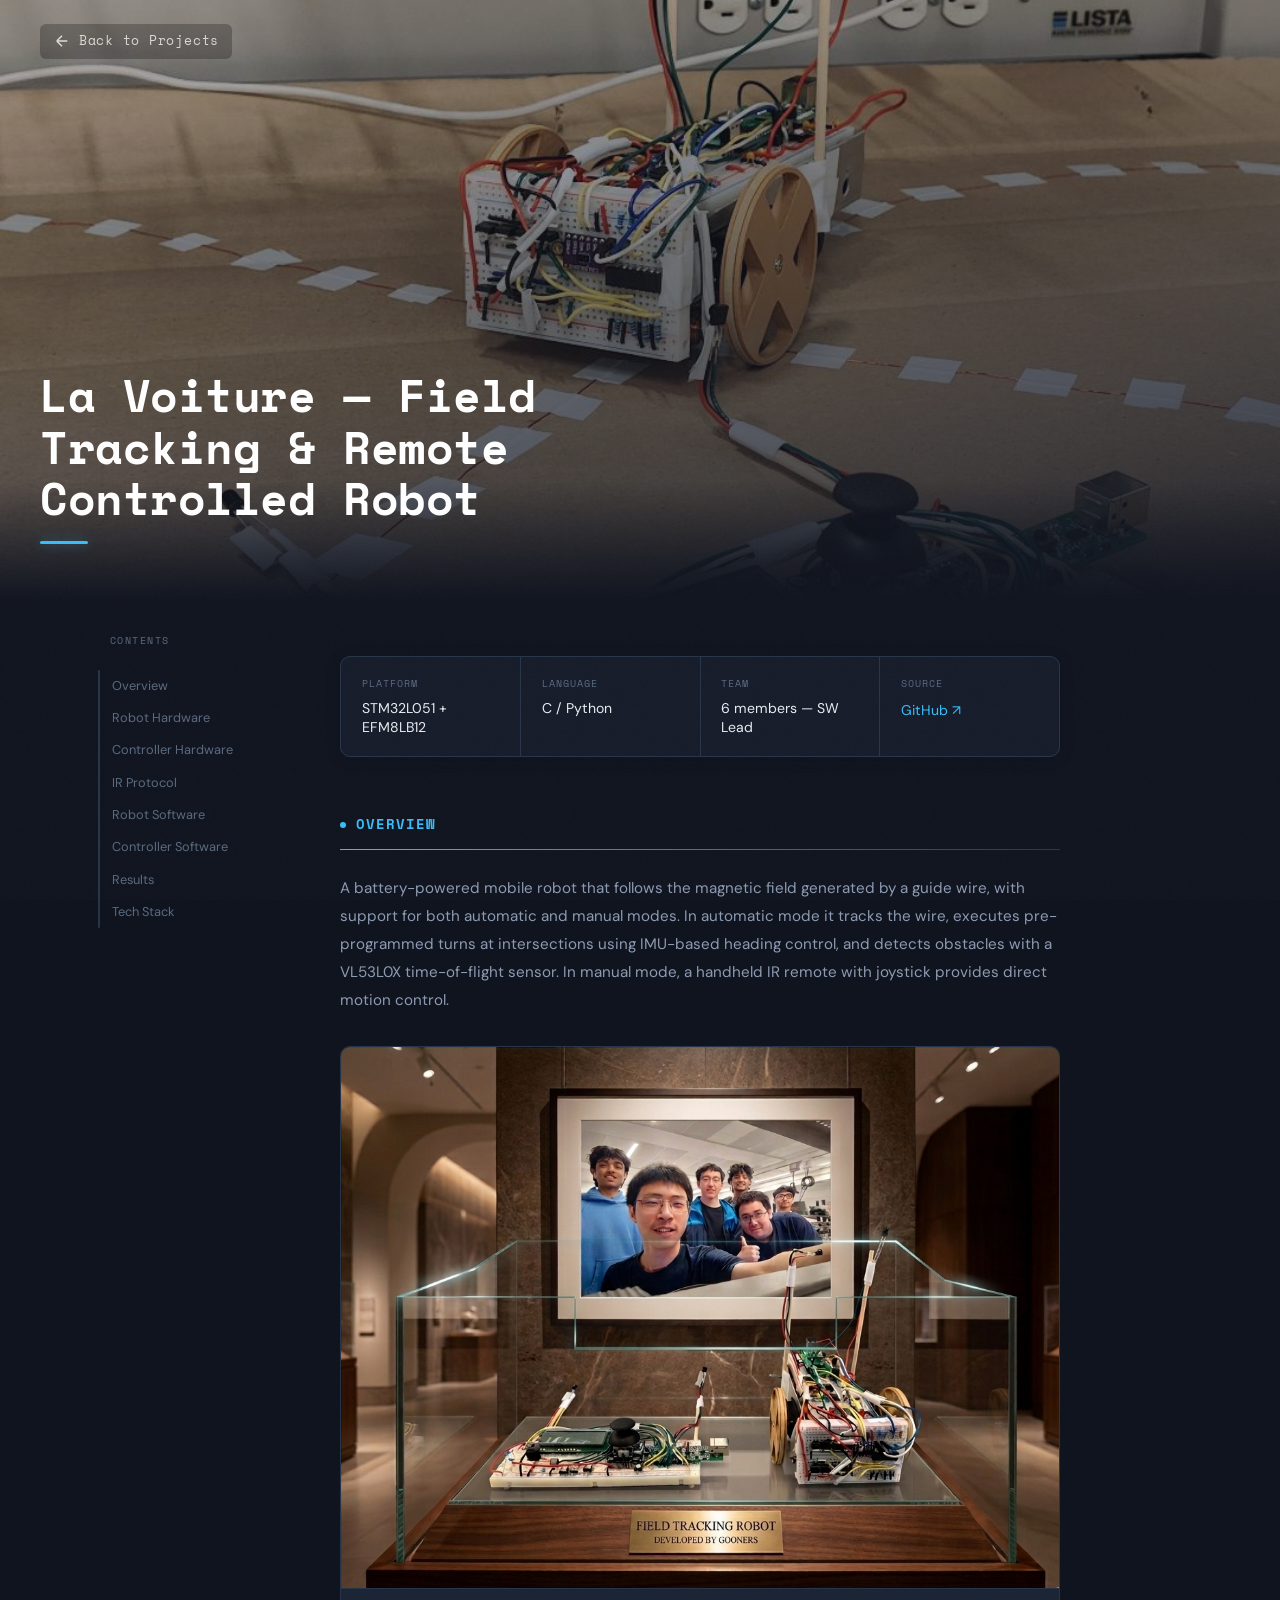
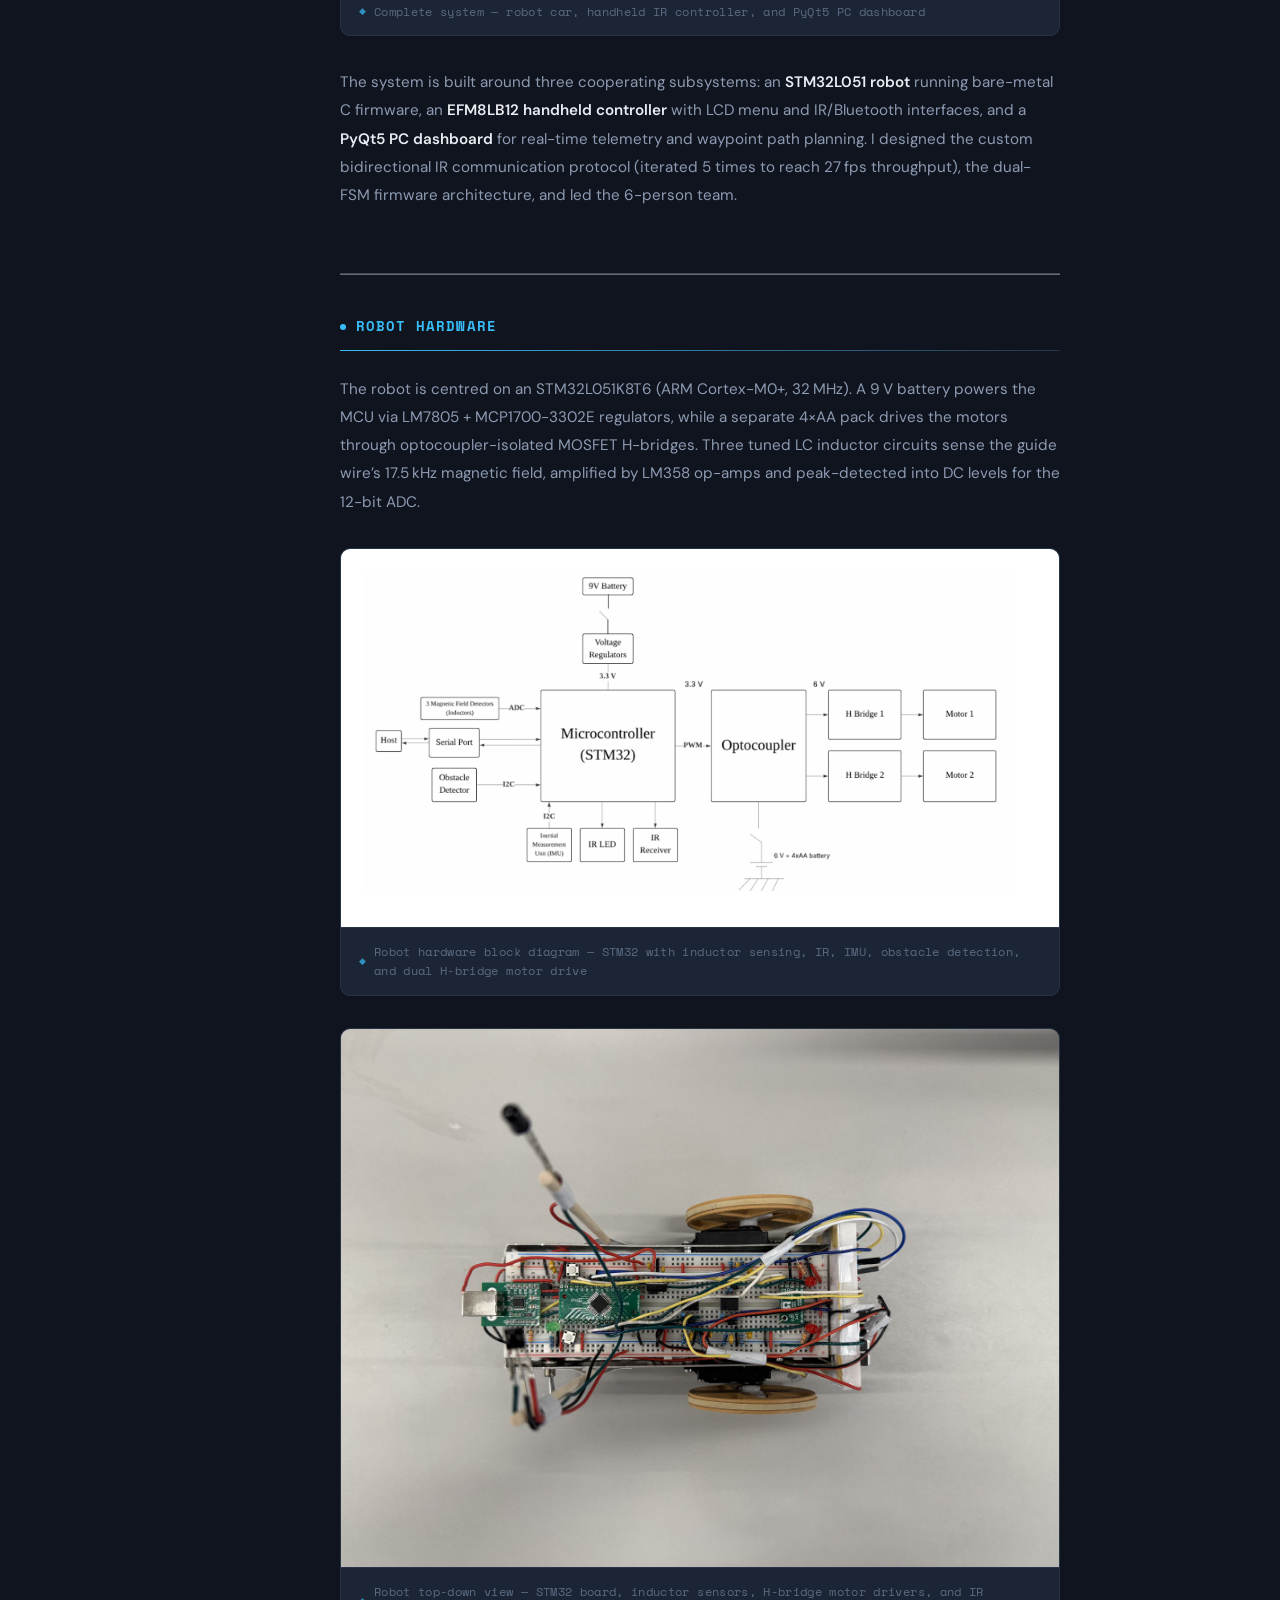
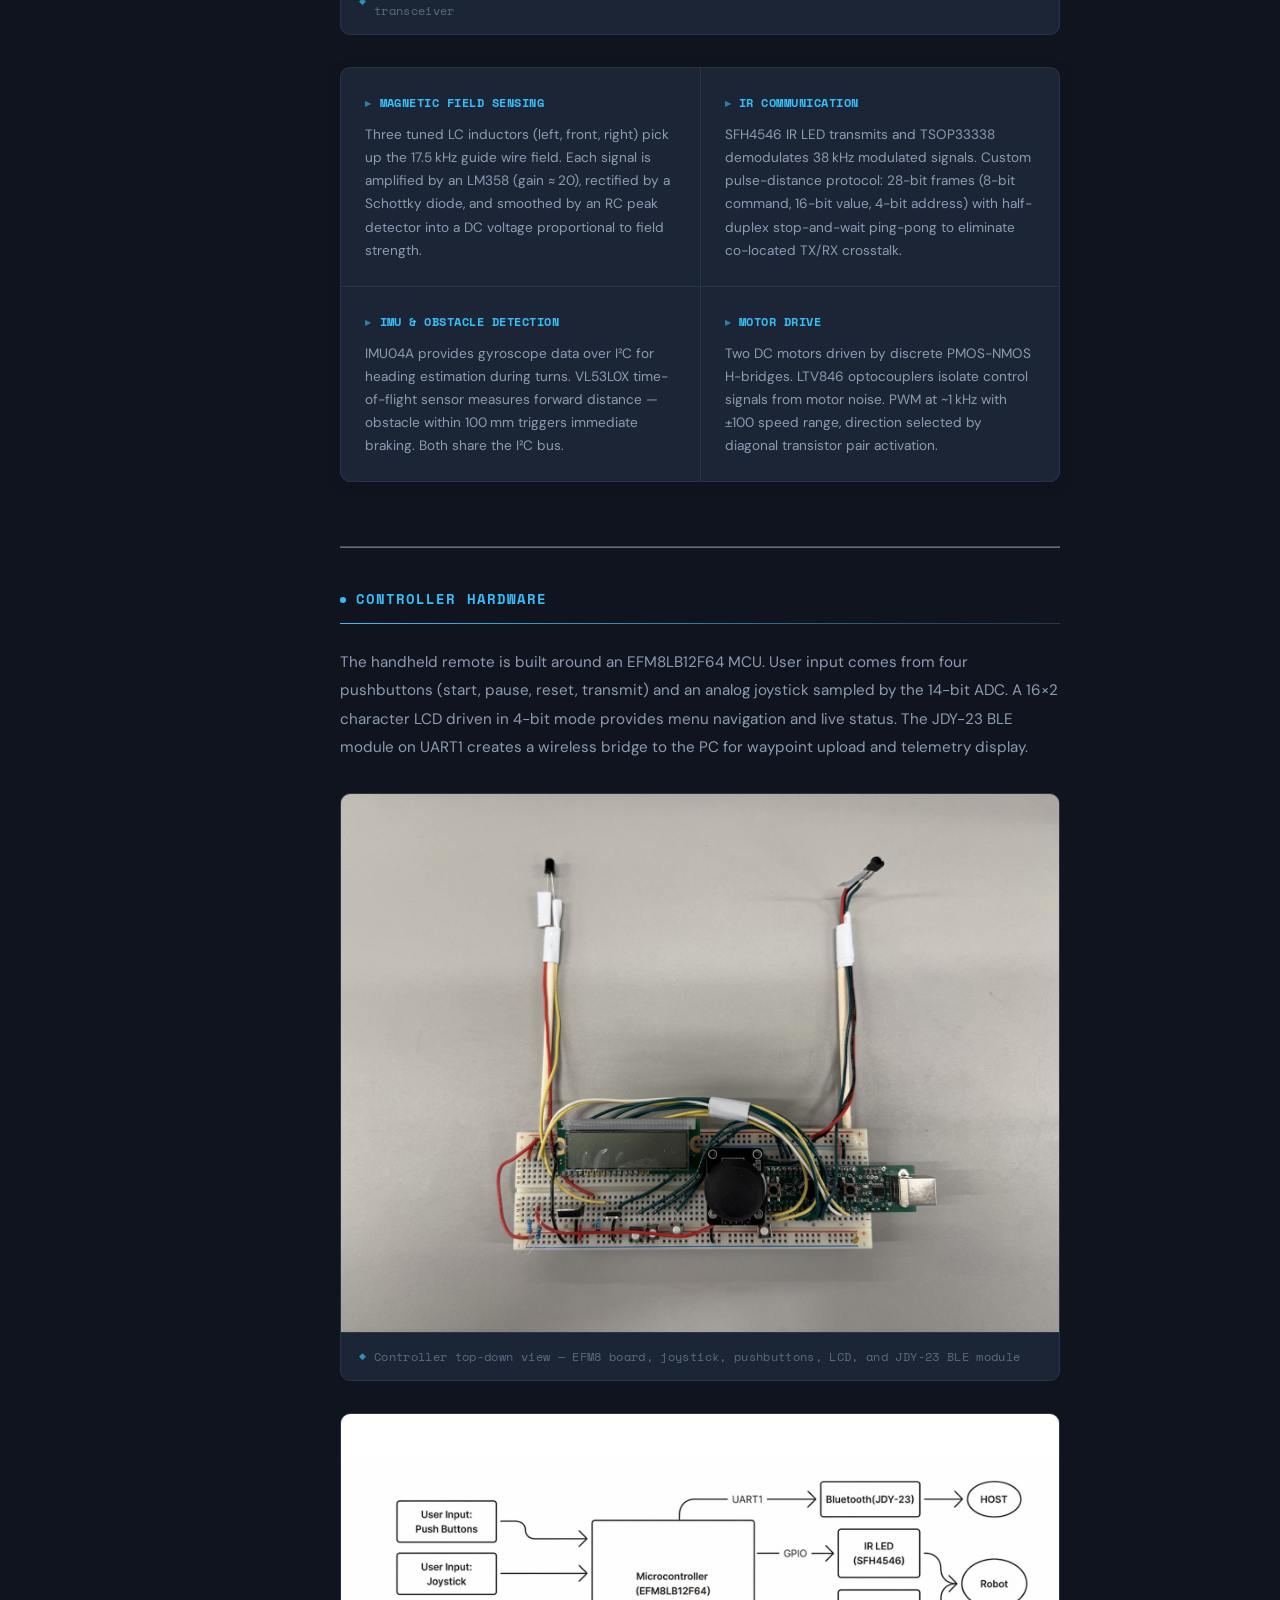
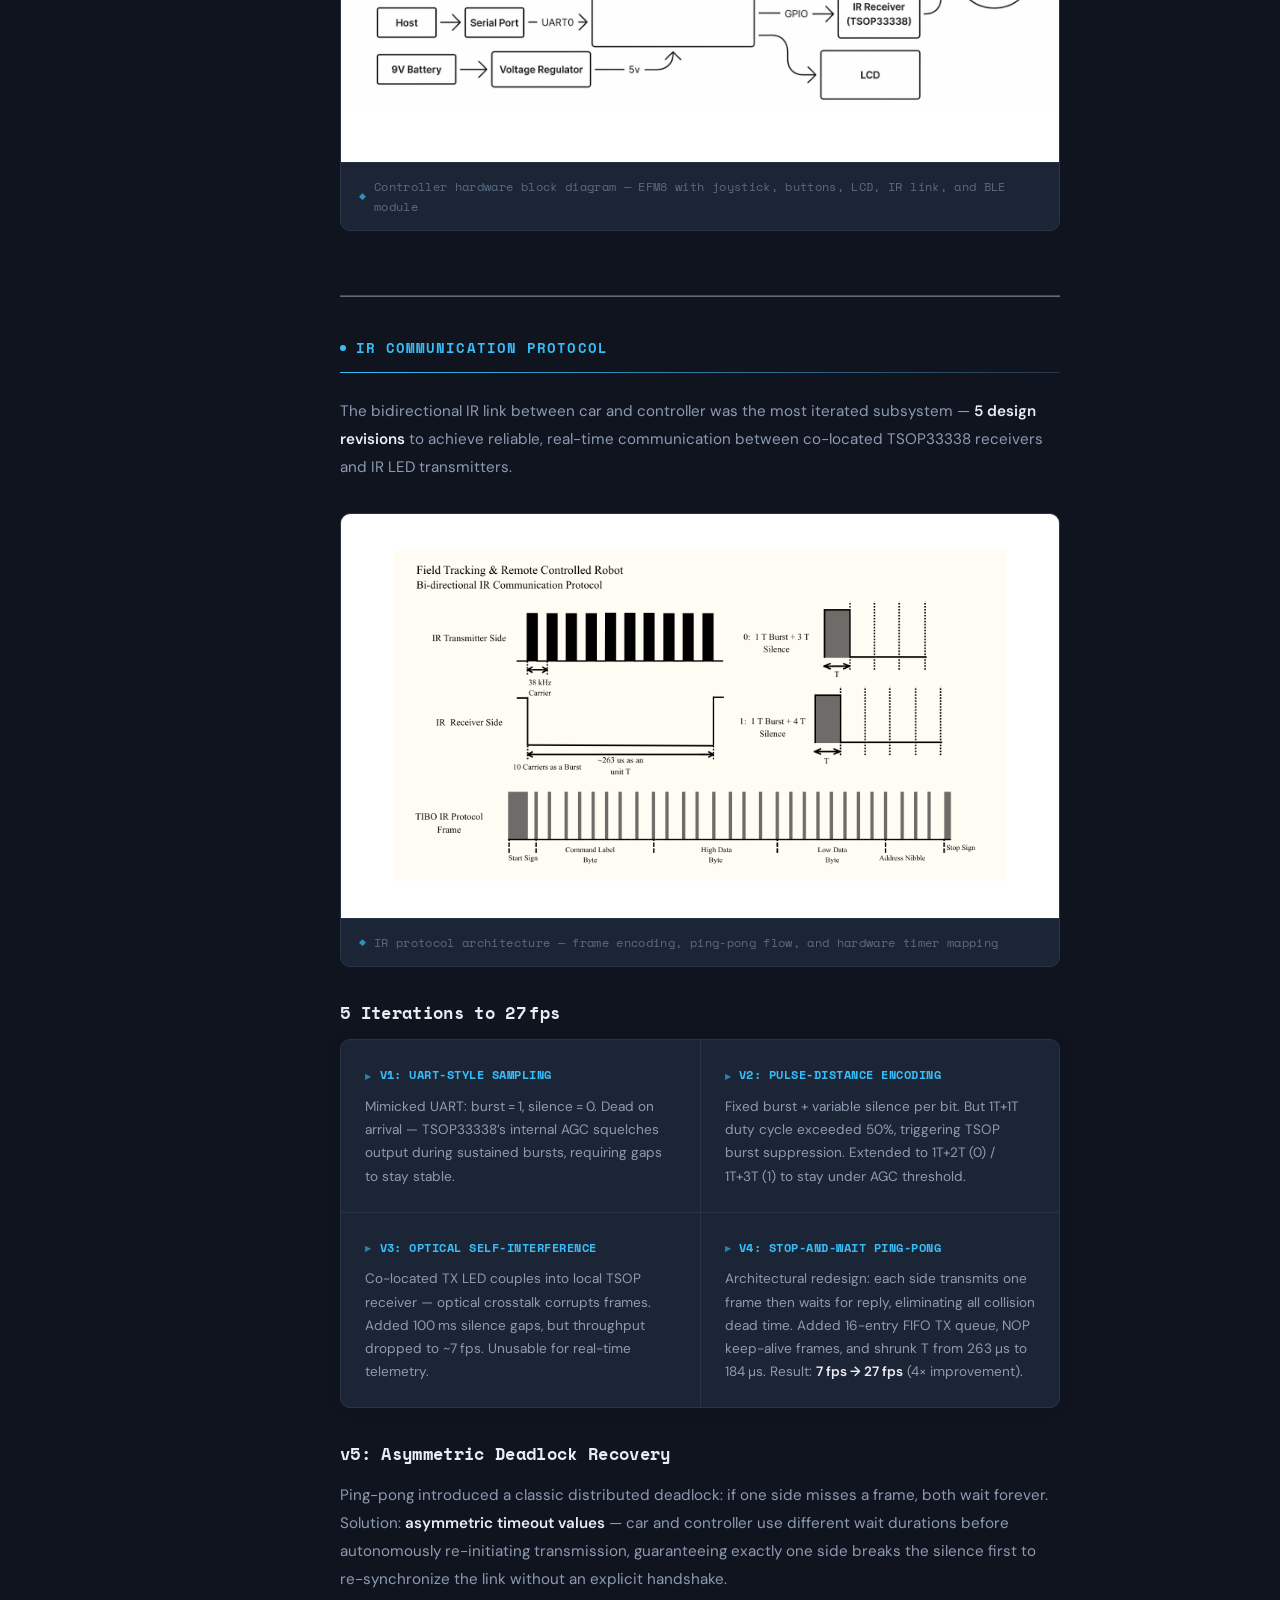
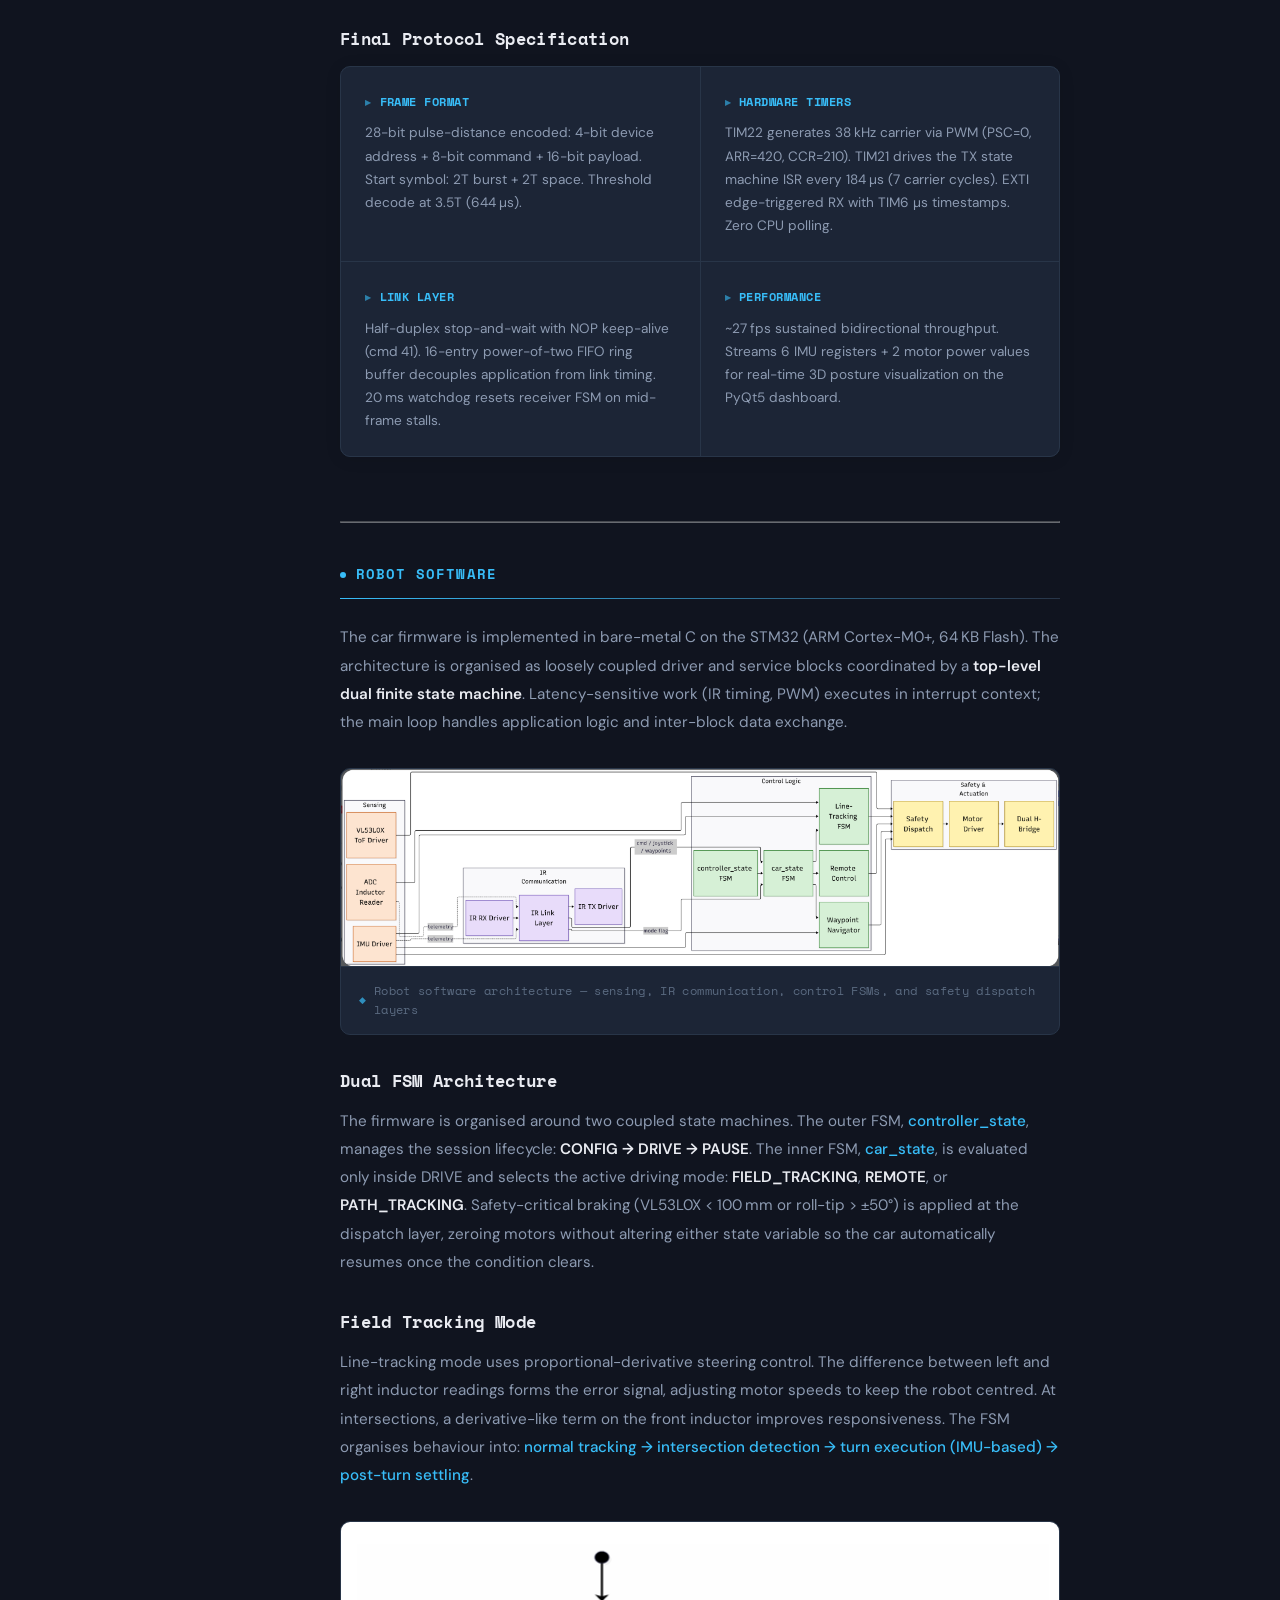
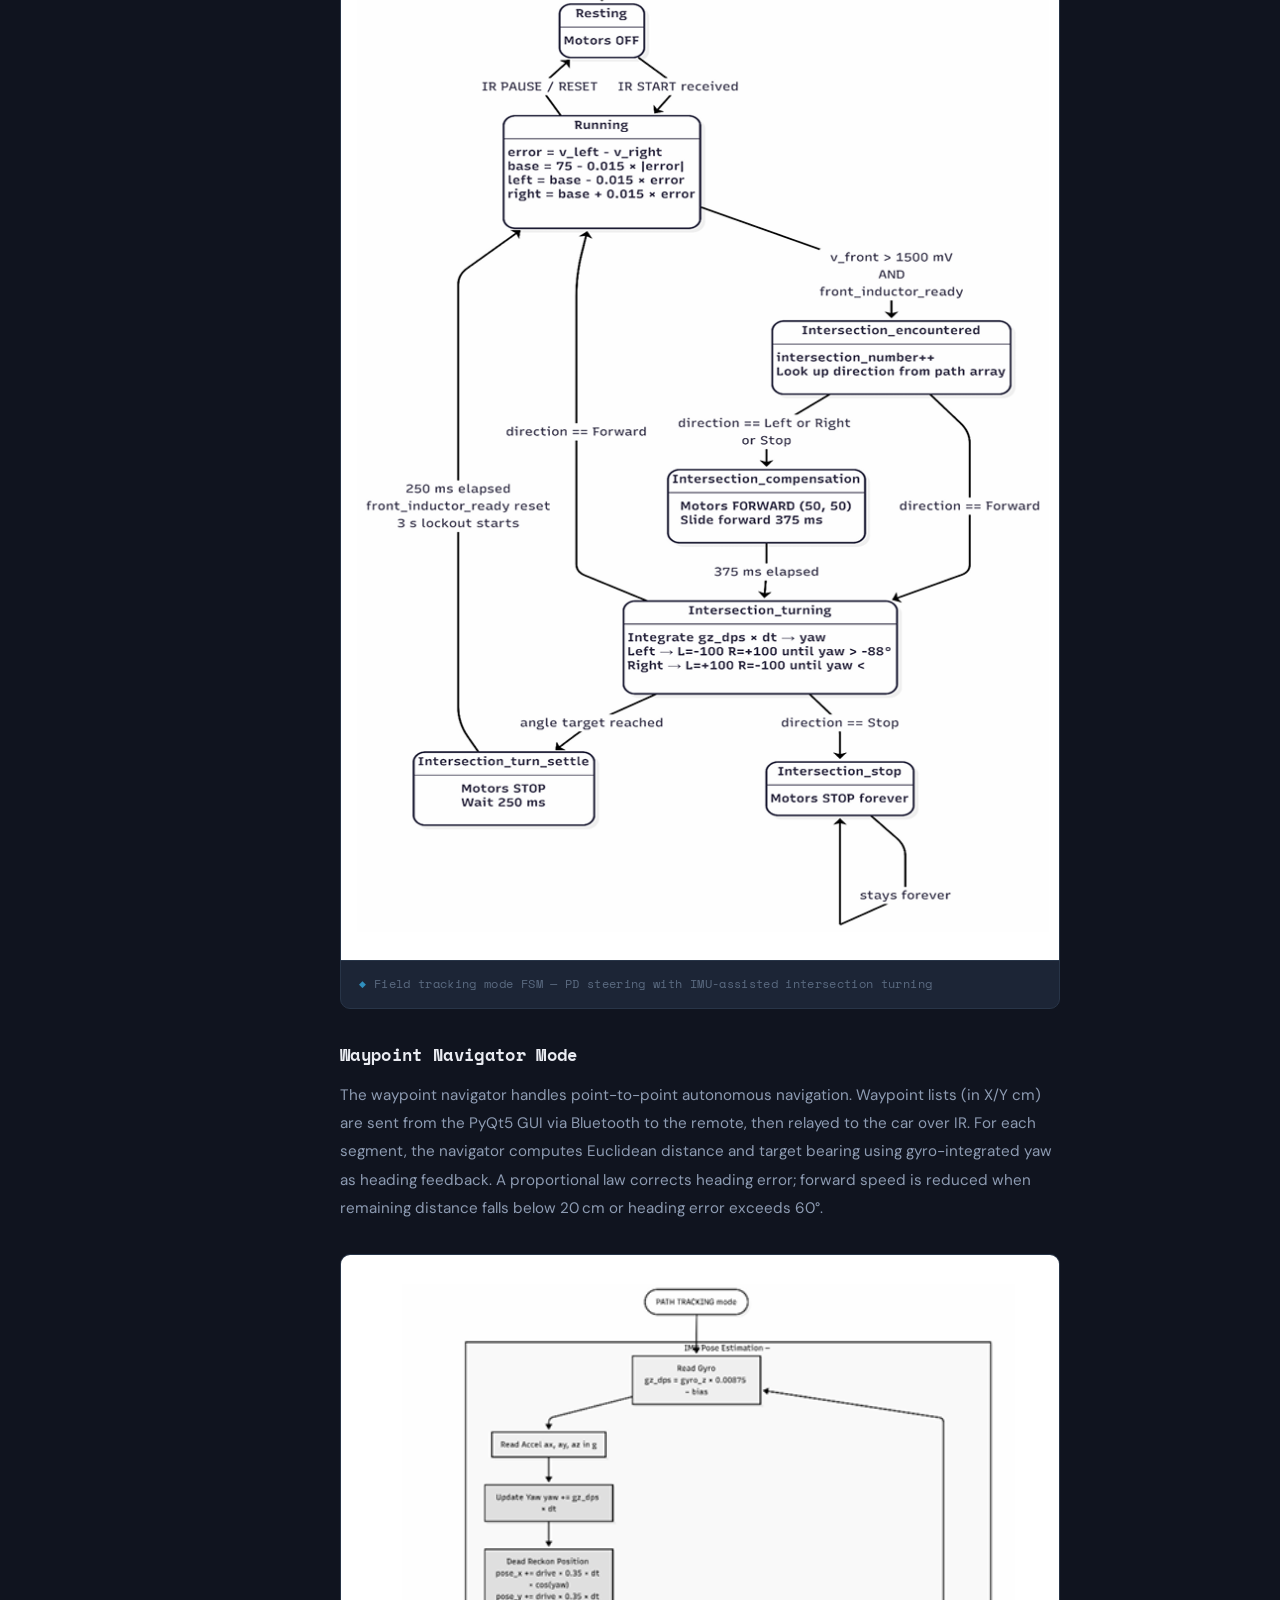
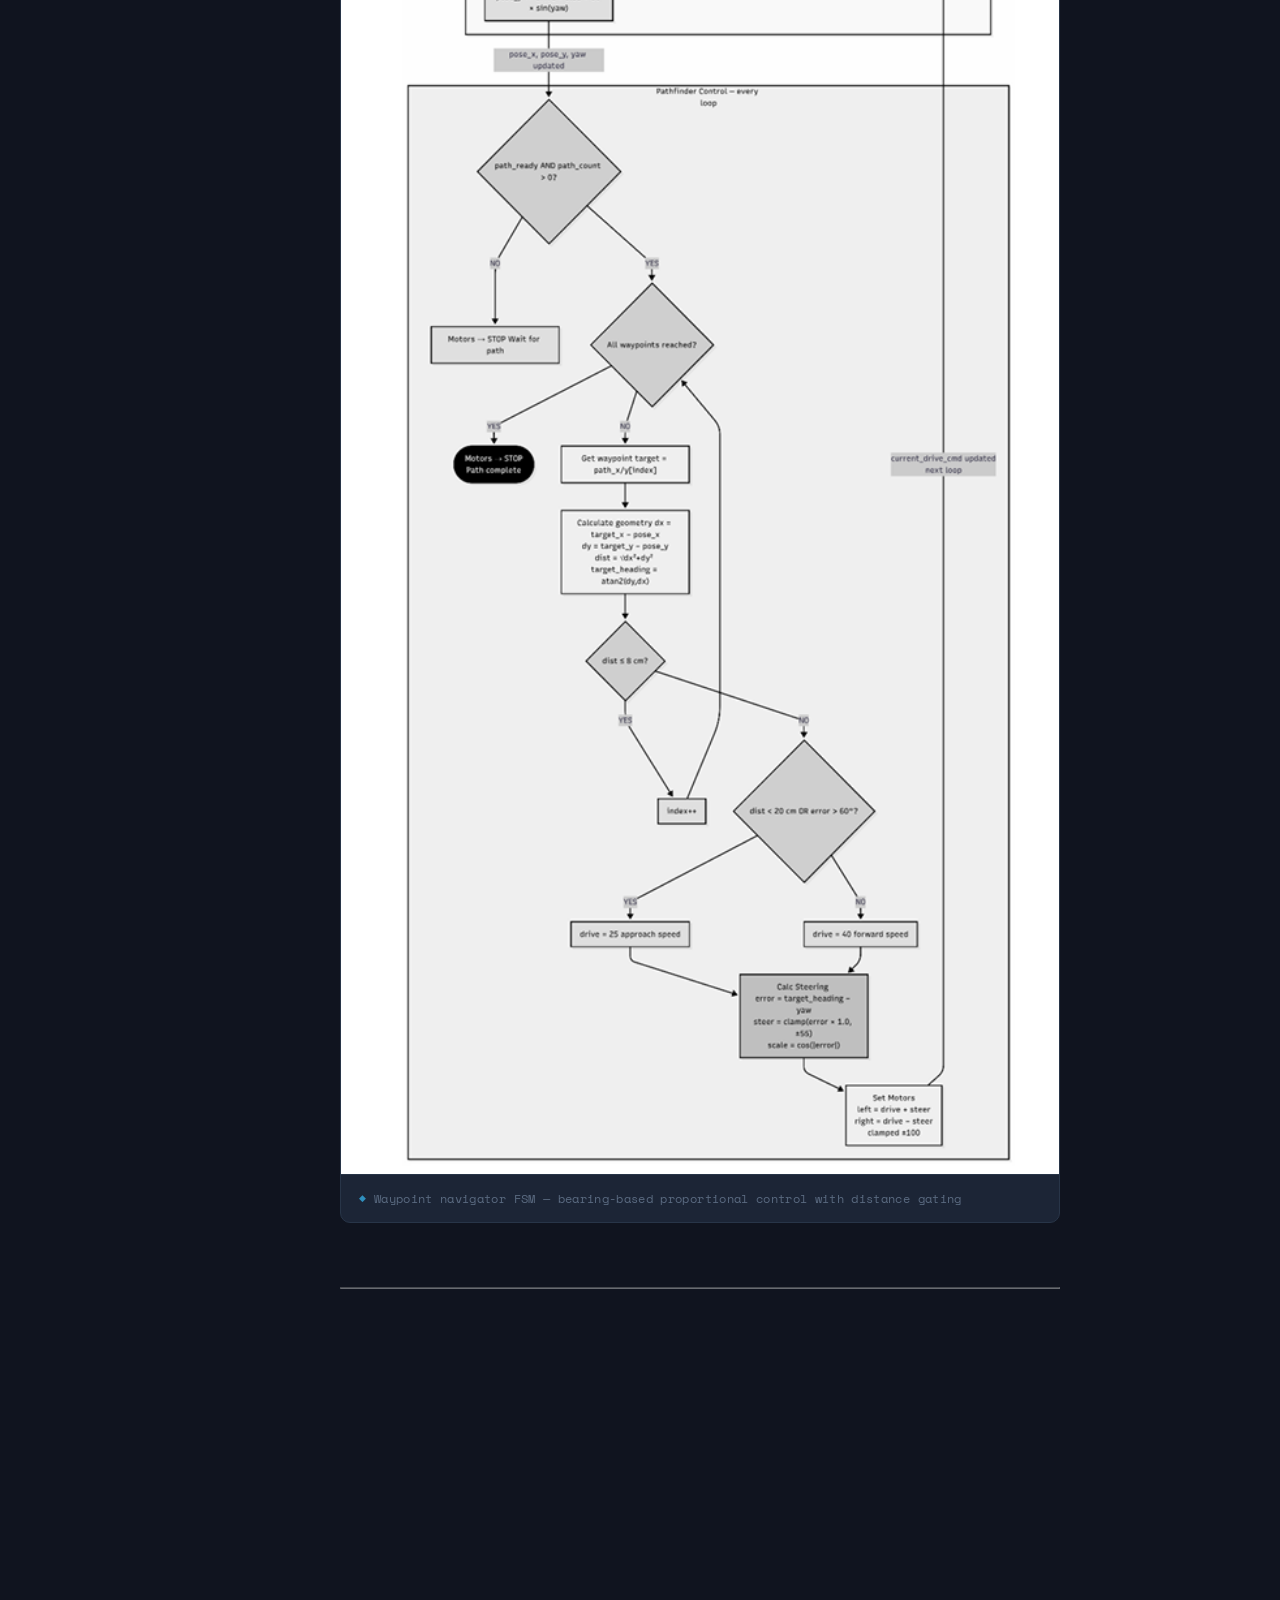
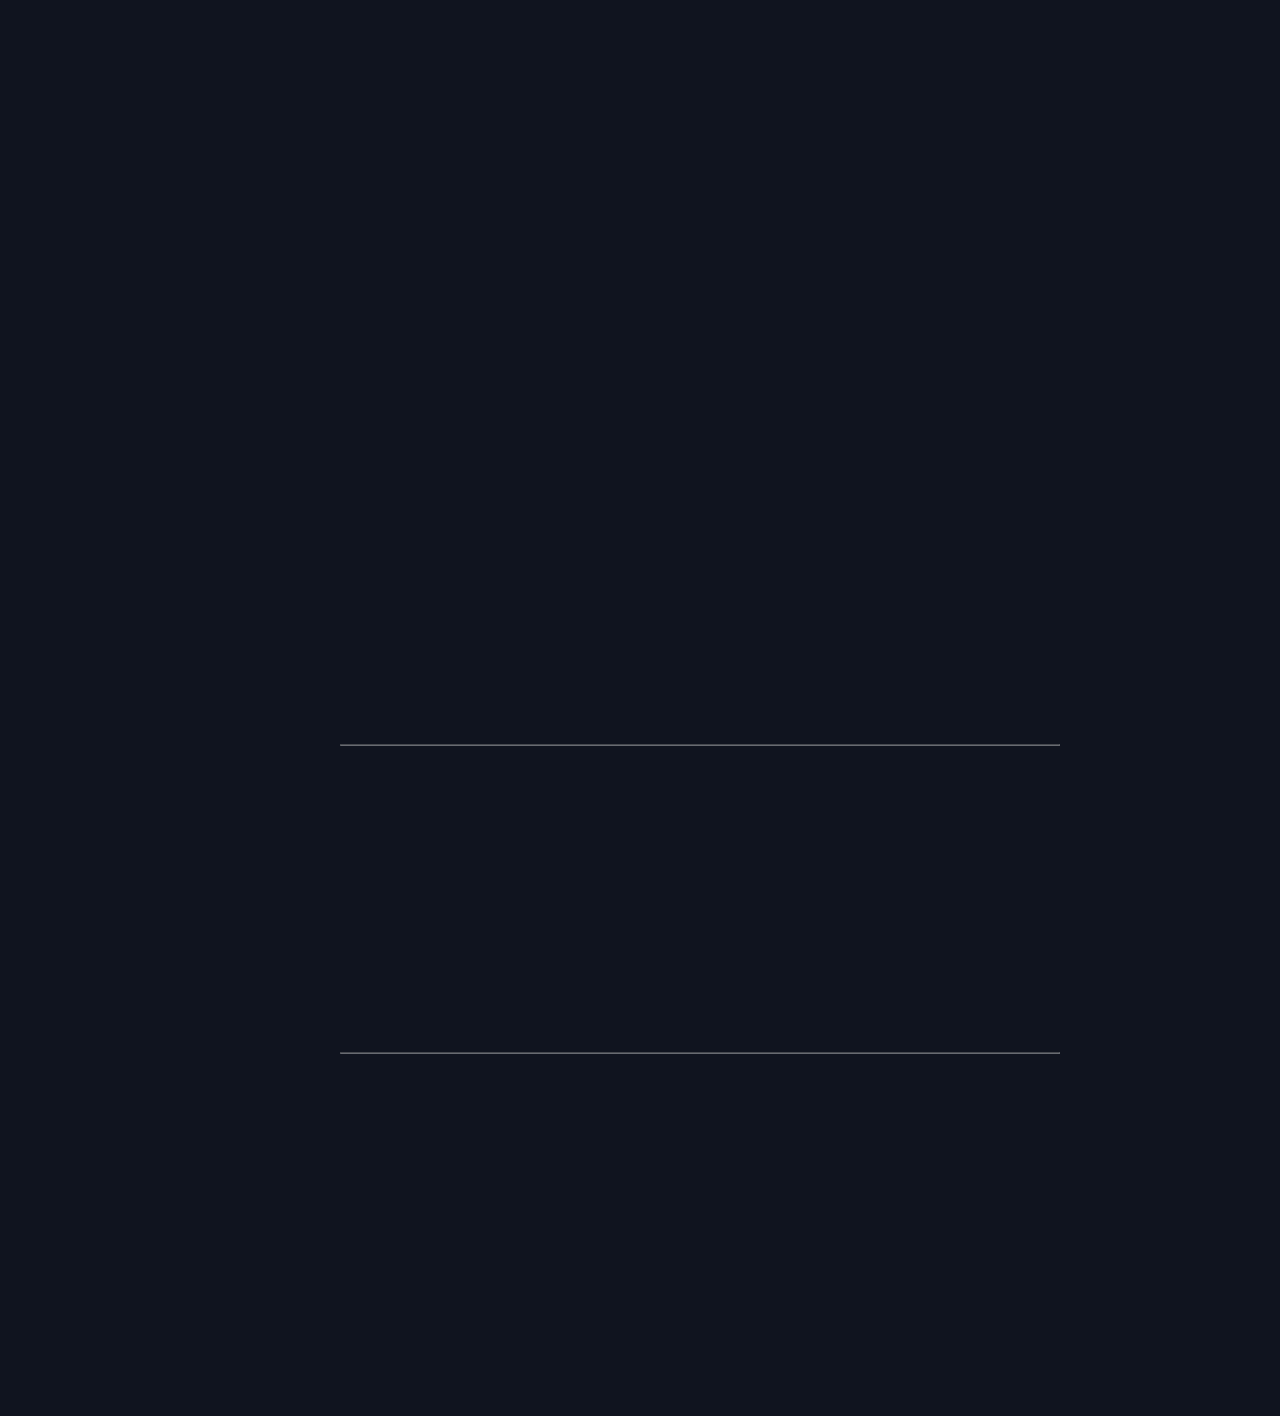
<file: project-voiture.html>
<!DOCTYPE html>
<html lang="en" data-theme="dark">
<head>
    <meta charset="UTF-8">
    <meta name="viewport" content="width=device-width, initial-scale=1.0">
    <title>La Voiture — Bo Ti</title>
    <link rel="preconnect" href="https://fonts.googleapis.com">
    <link rel="preconnect" href="https://fonts.gstatic.com" crossorigin>
    <link href="https://fonts.googleapis.com/css2?family=Space+Mono:wght@400;700&family=DM+Sans:ital,opsz,wght@0,9..40,300;0,9..40,400;0,9..40,500;0,9..40,600;1,9..40,400&family=Noto+Sans+Mongolian&display=swap" rel="stylesheet">
    <script>
    (function(){var t=localStorage.getItem('theme');if(t==='light')document.documentElement.setAttribute('data-theme','light');})();
    </script>
    <link rel="stylesheet" href="style.css">
    <link rel="stylesheet" href="project-page.css">
</head>
<body>
    <div class="project-hero" style="background-image: url('media/voiture.jpg')">
        <div class="project-hero-overlay"></div>
        <a href="index.html#projects" class="project-back">
            <svg width="18" height="18" viewBox="0 0 24 24" fill="none" stroke="currentColor" stroke-width="2"><path d="M19 12H5M5 12L12 19M5 12L12 5"/></svg>
            <span data-i18n="back_to_projects">Back to Projects</span>
        </a>
        <h1 class="project-hero-title" data-i18n="project3_name">La Voiture &mdash; Field Tracking &amp; Remote Controlled Robot</h1>
    </div>

    <div class="project-layout">

    <!-- ── Table of Contents sidebar ── -->
    <aside class="proj-toc" id="projToc">
        <div class="proj-toc-inner">
            <span class="proj-toc-title" data-i18n="toc_contents">Contents</span>
            <nav style="position: relative;">
                <div class="proj-toc-progress">
                    <div class="proj-toc-progress-fill" id="tocProgress"></div>
                </div>
                <a href="#overview" class="proj-toc-link active" data-i18n="toc_overview">Overview</a>
                <a href="#robot-hardware" class="proj-toc-link" data-i18n="voiture_toc_robot_hw">Robot Hardware</a>
                <a href="#controller-hardware" class="proj-toc-link" data-i18n="voiture_toc_ctrl_hw">Controller Hardware</a>
                <a href="#ir-protocol" class="proj-toc-link" data-i18n="voiture_toc_ir">IR Protocol</a>
                <a href="#robot-software" class="proj-toc-link" data-i18n="voiture_toc_robot_sw">Robot Software</a>
                <a href="#controller-software" class="proj-toc-link" data-i18n="voiture_toc_ctrl_sw">Controller Software</a>
                <a href="#results" class="proj-toc-link" data-i18n="toc_results">Results</a>
                <a href="#tech" class="proj-toc-link" data-i18n="toc_tech">Tech Stack</a>
            </nav>
        </div>
    </aside>

    <main class="project-content">

        <!-- ── Meta bar ── -->
        <div class="proj-meta proj-reveal">
            <div class="proj-meta-item">
                <span class="proj-meta-label" data-i18n="meta_platform">Platform</span>
                <span class="proj-meta-value">STM32L051 + EFM8LB12</span>
            </div>
            <div class="proj-meta-item">
                <span class="proj-meta-label" data-i18n="meta_language">Language</span>
                <span class="proj-meta-value">C / Python</span>
            </div>
            <div class="proj-meta-item">
                <span class="proj-meta-label" data-i18n="meta_team">Team</span>
                <span class="proj-meta-value" data-i18n="voiture_meta_team_value">6 members &mdash; SW Lead</span>
            </div>
            <div class="proj-meta-item">
                <span class="proj-meta-label" data-i18n="meta_source">Source</span>
                <a href="https://github.com/Elec-291-Group/La-Voiture" target="_blank" rel="noopener" class="proj-meta-link">GitHub &nearr;</a>
            </div>
        </div>

        <!-- ── Overview ── -->
        <section class="proj-section proj-reveal" id="overview">
            <h2 class="proj-heading" data-i18n="voiture_overview_h">Overview</h2>
            <p data-i18n="voiture_overview_p1">A battery-powered mobile robot that follows the magnetic field generated by a guide wire, with support for both automatic and manual modes. In automatic mode it tracks the wire, executes pre-programmed turns at intersections using IMU-based heading control, and detects obstacles with a VL53L0X time-of-flight sensor. In manual mode, a handheld IR remote with joystick provides direct motion control.</p>
            <figure class="proj-figure proj-reveal">
                <img src="media/voiture_all.png" alt="Complete La Voiture system showing robot car, handheld controller, and PC dashboard" loading="lazy">
                <figcaption data-i18n="voiture_overview_photo_caption">Complete system &mdash; robot car, handheld IR controller, and PyQt5 PC dashboard</figcaption>
            </figure>
            <p data-i18n="voiture_overview_p2">The system is built around three cooperating subsystems: an <strong>STM32L051 robot</strong> running bare-metal C firmware, an <strong>EFM8LB12 handheld controller</strong> with LCD menu and IR/Bluetooth interfaces, and a <strong>PyQt5 PC dashboard</strong> for real-time telemetry and waypoint path planning. I designed the custom bidirectional IR communication protocol (iterated 5 times to reach 27&thinsp;fps throughput), the dual-FSM firmware architecture, and led the 6-person team.</p>
        </section>

        <hr class="proj-divider">

        <!-- ── Robot Hardware ── -->
        <section class="proj-section proj-reveal" id="robot-hardware">
            <h2 class="proj-heading" data-i18n="voiture_robot_hw_h">Robot Hardware</h2>
            <p data-i18n="voiture_robot_hw_p">The robot is centred on an STM32L051K8T6 (ARM Cortex-M0+, 32&thinsp;MHz). A 9&thinsp;V battery powers the MCU via LM7805 + MCP1700-3302E regulators, while a separate 4&times;AA pack drives the motors through optocoupler-isolated MOSFET H-bridges. Three tuned LC inductor circuits sense the guide wire&rsquo;s 17.5&thinsp;kHz magnetic field, amplified by LM358 op-amps and peak-detected into DC levels for the 12-bit ADC.</p>
            <figure class="proj-figure proj-reveal">
                <img src="media/voiture_hw_block.png" alt="Robot hardware block diagram showing STM32, sensors, motor drivers, and power supply" loading="lazy">
                <figcaption data-i18n="voiture_robot_hw_caption">Robot hardware block diagram &mdash; STM32 with inductor sensing, IR, IMU, obstacle detection, and dual H-bridge motor drive</figcaption>
            </figure>
            <figure class="proj-figure proj-reveal">
                <img src="media/voiture_up.jpg" alt="Top-down view of the La Voiture robot showing PCB, motors, and sensor layout" loading="lazy">
                <figcaption data-i18n="voiture_robot_photo_caption">Robot top-down view &mdash; STM32 board, inductor sensors, H-bridge motor drivers, and IR transceiver</figcaption>
            </figure>

            <div class="proj-hw-grid proj-reveal-stagger">
                <div class="proj-hw-item">
                    <h4 data-i18n="voiture_hw_sensing_h">Magnetic Field Sensing</h4>
                    <p data-i18n="voiture_hw_sensing_p">Three tuned LC inductors (left, front, right) pick up the 17.5&thinsp;kHz guide wire field. Each signal is amplified by an LM358 (gain &asymp;&thinsp;20), rectified by a Schottky diode, and smoothed by an RC peak detector into a DC voltage proportional to field strength.</p>
                </div>
                <div class="proj-hw-item">
                    <h4 data-i18n="voiture_hw_ir_h">IR Communication</h4>
                    <p data-i18n="voiture_hw_ir_p">SFH4546 IR LED transmits and TSOP33338 demodulates 38&thinsp;kHz modulated signals. Custom pulse-distance protocol: 28-bit frames (8-bit command, 16-bit value, 4-bit address) with half-duplex stop-and-wait ping-pong to eliminate co-located TX/RX crosstalk.</p>
                </div>
                <div class="proj-hw-item">
                    <h4 data-i18n="voiture_hw_imu_h">IMU &amp; Obstacle Detection</h4>
                    <p data-i18n="voiture_hw_imu_p">IMU04A provides gyroscope data over I&sup2;C for heading estimation during turns. VL53L0X time-of-flight sensor measures forward distance &mdash; obstacle within 100&thinsp;mm triggers immediate braking. Both share the I&sup2;C bus.</p>
                </div>
                <div class="proj-hw-item">
                    <h4 data-i18n="voiture_hw_motor_h">Motor Drive</h4>
                    <p data-i18n="voiture_hw_motor_p">Two DC motors driven by discrete PMOS-NMOS H-bridges. LTV846 optocouplers isolate control signals from motor noise. PWM at ~1&thinsp;kHz with &plusmn;100 speed range, direction selected by diagonal transistor pair activation.</p>
                </div>
            </div>
        </section>

        <hr class="proj-divider">

        <!-- ── Controller Hardware ── -->
        <section class="proj-section proj-reveal" id="controller-hardware">
            <h2 class="proj-heading" data-i18n="voiture_ctrl_hw_h">Controller Hardware</h2>
            <p data-i18n="voiture_ctrl_hw_p">The handheld remote is built around an EFM8LB12F64 MCU. User input comes from four pushbuttons (start, pause, reset, transmit) and an analog joystick sampled by the 14-bit ADC. A 16&times;2 character LCD driven in 4-bit mode provides menu navigation and live status. The JDY-23 BLE module on UART1 creates a wireless bridge to the PC for waypoint upload and telemetry display.</p>
            <figure class="proj-figure proj-reveal">
                <img src="media/tele_up.jpg" alt="Top-down view of the handheld controller showing EFM8 board, joystick, buttons, and LCD" loading="lazy">
                <figcaption data-i18n="voiture_ctrl_photo_caption">Controller top-down view &mdash; EFM8 board, joystick, pushbuttons, LCD, and JDY-23 BLE module</figcaption>
            </figure>
            <figure class="proj-figure proj-reveal">
                <img src="media/tele_hw_block.png" alt="Controller hardware block diagram showing EFM8, joystick, LCD, IR, and Bluetooth" loading="lazy">
                <figcaption data-i18n="voiture_ctrl_hw_caption">Controller hardware block diagram &mdash; EFM8 with joystick, buttons, LCD, IR link, and BLE module</figcaption>
            </figure>
        </section>

        <hr class="proj-divider">

        <!-- ── IR Communication ── -->
        <section class="proj-section proj-reveal" id="ir-protocol">
            <h2 class="proj-heading" data-i18n="voiture_ir_h">IR Communication Protocol</h2>
            <p data-i18n="voiture_ir_intro_p">The bidirectional IR link between car and controller was the most iterated subsystem &mdash; <strong>5 design revisions</strong> to achieve reliable, real-time communication between co-located TSOP33338 receivers and IR LED transmitters.</p>

            <figure class="proj-figure proj-reveal">
                <img src="media/voiture_ir_diagram.png" alt="IR communication protocol diagram showing frame structure, timing, and ping-pong flow" loading="lazy">
                <figcaption data-i18n="voiture_ir_diagram_caption">IR protocol architecture &mdash; frame encoding, ping-pong flow, and hardware timer mapping</figcaption>
            </figure>

            <h3 class="proj-subheading" data-i18n="voiture_ir_iter_h">5 Iterations to 27&thinsp;fps</h3>
            <div class="proj-hw-grid proj-reveal-stagger">
                <div class="proj-hw-item">
                    <h4 data-i18n="voiture_ir_iter1_h">v1: UART-Style Sampling</h4>
                    <p data-i18n="voiture_ir_iter1_p">Mimicked UART: burst&thinsp;=&thinsp;1, silence&thinsp;=&thinsp;0. Dead on arrival &mdash; TSOP33338&rsquo;s internal AGC squelches output during sustained bursts, requiring gaps to stay stable.</p>
                </div>
                <div class="proj-hw-item">
                    <h4 data-i18n="voiture_ir_iter2_h">v2: Pulse-Distance Encoding</h4>
                    <p data-i18n="voiture_ir_iter2_p">Fixed burst + variable silence per bit. But 1T+1T duty cycle exceeded 50%, triggering TSOP burst suppression. Extended to 1T+2T&thinsp;(0) / 1T+3T&thinsp;(1) to stay under AGC threshold.</p>
                </div>
                <div class="proj-hw-item">
                    <h4 data-i18n="voiture_ir_iter3_h">v3: Optical Self-Interference</h4>
                    <p data-i18n="voiture_ir_iter3_p">Co-located TX LED couples into local TSOP receiver &mdash; optical crosstalk corrupts frames. Added 100&thinsp;ms silence gaps, but throughput dropped to ~7&thinsp;fps. Unusable for real-time telemetry.</p>
                </div>
                <div class="proj-hw-item">
                    <h4 data-i18n="voiture_ir_iter4_h">v4: Stop-and-Wait Ping-Pong</h4>
                    <p data-i18n="voiture_ir_iter4_p">Architectural redesign: each side transmits one frame then waits for reply, eliminating all collision dead time. Added 16-entry FIFO TX queue, NOP keep-alive frames, and shrunk T from 263&thinsp;&micro;s to 184&thinsp;&micro;s. Result: <strong>7&thinsp;fps &rarr; 27&thinsp;fps</strong> (4&times; improvement).</p>
                </div>
            </div>

            <h3 class="proj-subheading" data-i18n="voiture_ir_deadlock_h">v5: Asymmetric Deadlock Recovery</h3>
            <p data-i18n="voiture_ir_deadlock_p">Ping-pong introduced a classic distributed deadlock: if one side misses a frame, both wait forever. Solution: <strong>asymmetric timeout values</strong> &mdash; car and controller use different wait durations before autonomously re-initiating transmission, guaranteeing exactly one side breaks the silence first to re-synchronize the link without an explicit handshake.</p>

            <h3 class="proj-subheading" data-i18n="voiture_ir_spec_h">Final Protocol Specification</h3>
            <div class="proj-hw-grid proj-reveal-stagger">
                <div class="proj-hw-item">
                    <h4 data-i18n="voiture_ir_frame_h">Frame Format</h4>
                    <p data-i18n="voiture_ir_frame_p">28-bit pulse-distance encoded: 4-bit device address + 8-bit command + 16-bit payload. Start symbol: 2T burst + 2T space. Threshold decode at 3.5T (644&thinsp;&micro;s).</p>
                </div>
                <div class="proj-hw-item">
                    <h4 data-i18n="voiture_ir_timing_h">Hardware Timers</h4>
                    <p data-i18n="voiture_ir_timing_p">TIM22 generates 38&thinsp;kHz carrier via PWM (PSC=0, ARR=420, CCR=210). TIM21 drives the TX state machine ISR every 184&thinsp;&micro;s (7 carrier cycles). EXTI edge-triggered RX with TIM6 &micro;s timestamps. Zero CPU polling.</p>
                </div>
                <div class="proj-hw-item">
                    <h4 data-i18n="voiture_ir_link_h">Link Layer</h4>
                    <p data-i18n="voiture_ir_link_p">Half-duplex stop-and-wait with NOP keep-alive (cmd&thinsp;41). 16-entry power-of-two FIFO ring buffer decouples application from link timing. 20&thinsp;ms watchdog resets receiver FSM on mid-frame stalls.</p>
                </div>
                <div class="proj-hw-item">
                    <h4 data-i18n="voiture_ir_perf_h">Performance</h4>
                    <p data-i18n="voiture_ir_perf_p">~27&thinsp;fps sustained bidirectional throughput. Streams 6 IMU registers + 2 motor power values for real-time 3D posture visualization on the PyQt5 dashboard.</p>
                </div>
            </div>
        </section>

        <hr class="proj-divider">

        <!-- ── Robot Software ── -->
        <section class="proj-section proj-reveal" id="robot-software">
            <h2 class="proj-heading" data-i18n="voiture_robot_sw_h">Robot Software</h2>
            <p data-i18n="voiture_robot_sw_p">The car firmware is implemented in bare-metal C on the STM32 (ARM Cortex-M0+, 64&thinsp;KB Flash). The architecture is organised as loosely coupled driver and service blocks coordinated by a <strong>top-level dual finite state machine</strong>. Latency-sensitive work (IR timing, PWM) executes in interrupt context; the main loop handles application logic and inter-block data exchange.</p>
            <figure class="proj-figure proj-reveal">
                <img src="media/voiture_sw_block.png" alt="Robot software block diagram showing sensing, IR communication, control logic, and actuation layers" loading="lazy">
                <figcaption data-i18n="voiture_robot_sw_caption">Robot software architecture &mdash; sensing, IR communication, control FSMs, and safety dispatch layers</figcaption>
            </figure>

            <h3 class="proj-subheading" data-i18n="voiture_fsm_dual_h">Dual FSM Architecture</h3>
            <p data-i18n="voiture_fsm_dual_p">The firmware is organised around two coupled state machines. The outer FSM, <em>controller_state</em>, manages the session lifecycle: <strong>CONFIG &rarr; DRIVE &rarr; PAUSE</strong>. The inner FSM, <em>car_state</em>, is evaluated only inside DRIVE and selects the active driving mode: <strong>FIELD_TRACKING</strong>, <strong>REMOTE</strong>, or <strong>PATH_TRACKING</strong>. Safety-critical braking (VL53L0X &lt; 100&thinsp;mm or roll-tip &gt; &plusmn;50&deg;) is applied at the dispatch layer, zeroing motors without altering either state variable so the car automatically resumes once the condition clears.</p>

            <h3 class="proj-subheading" data-i18n="voiture_fsm_field_h">Field Tracking Mode</h3>
            <p data-i18n="voiture_fsm_field_p">Line-tracking mode uses proportional-derivative steering control. The difference between left and right inductor readings forms the error signal, adjusting motor speeds to keep the robot centred. At intersections, a derivative-like term on the front inductor improves responsiveness. The FSM organises behaviour into: <em>normal tracking &rarr; intersection detection &rarr; turn execution (IMU-based) &rarr; post-turn settling</em>.</p>
            <figure class="proj-figure proj-reveal">
                <img src="media/voiture_field_tracking_mode_fsm.png" alt="Field tracking mode finite state machine diagram" loading="lazy">
                <figcaption data-i18n="voiture_fsm_field_caption">Field tracking mode FSM &mdash; PD steering with IMU-assisted intersection turning</figcaption>
            </figure>

            <h3 class="proj-subheading" data-i18n="voiture_fsm_waypoint_h">Waypoint Navigator Mode</h3>
            <p data-i18n="voiture_fsm_waypoint_p">The waypoint navigator handles point-to-point autonomous navigation. Waypoint lists (in X/Y cm) are sent from the PyQt5 GUI via Bluetooth to the remote, then relayed to the car over IR. For each segment, the navigator computes Euclidean distance and target bearing using gyro-integrated yaw as heading feedback. A proportional law corrects heading error; forward speed is reduced when remaining distance falls below 20&thinsp;cm or heading error exceeds 60&deg;.</p>
            <figure class="proj-figure proj-reveal">
                <img src="media/voiture_waypoint_tracking_mode_fsm.png" alt="Waypoint tracking mode finite state machine diagram" loading="lazy">
                <figcaption data-i18n="voiture_fsm_waypoint_caption">Waypoint navigator FSM &mdash; bearing-based proportional control with distance gating</figcaption>
            </figure>
        </section>

        <hr class="proj-divider">

        <!-- ── Controller Software ── -->
        <section class="proj-section proj-reveal" id="controller-software">
            <h2 class="proj-heading" data-i18n="voiture_ctrl_sw_h">Controller Software</h2>
            <p data-i18n="voiture_ctrl_sw_p">The remote controller firmware runs on the EFM8 MCU. An <strong>18-state LCD FSM</strong> drives the menu system: mode selection (field/remote/pathfind), path selection (three presets or manual), and live status display. Joystick deflections and button presses are edge-detected using latches. In remote mode, joystick X/Y axes are transmitted as arcade-style mixer commands for intuitive control.</p>
            <figure class="proj-figure proj-reveal">
                <img src="media/tele_sw_block.png" alt="Controller software block diagram showing HMI, IR, and Bluetooth blocks" loading="lazy">
                <figcaption data-i18n="voiture_ctrl_sw_caption">Controller software block diagram &mdash; HMI, IR TX/RX, Bluetooth BLE bridge, and path buffer</figcaption>
            </figure>

            <h3 class="proj-subheading" data-i18n="voiture_gui_h">PyQt5 Dashboard</h3>
            <p data-i18n="voiture_gui_p">A Python GUI built with PyQt5 and the Bleak BLE library connects wirelessly to the controller via the JDY-23 module. It displays real-time telemetry (IMU registers, motor power levels) streamed at 2&thinsp;Hz, and provides a click-to-place waypoint editor for autonomous path planning. Waypoints are transmitted as a PATH_BEGIN / point / PATH_END sequence over BLE &rarr; UART &rarr; IR to the car.</p>
            <div class="proj-figure-row proj-reveal">
                <figure class="proj-figure">
                    <img src="media/voiture_gui.png" alt="PyQt5 dashboard showing real-time telemetry display" loading="lazy">
                    <figcaption data-i18n="voiture_gui_caption">Live telemetry dashboard &mdash; IMU data and motor power</figcaption>
                </figure>
                <figure class="proj-figure">
                    <img src="media/voiture_gui_waypoints.png" alt="PyQt5 dashboard showing waypoint path editor" loading="lazy">
                    <figcaption data-i18n="voiture_gui_wp_caption">Waypoint path editor &mdash; click-to-place autonomous navigation</figcaption>
                </figure>
            </div>
        </section>

        <hr class="proj-divider">

        <!-- ── Results ── -->
        <section class="proj-section proj-reveal" id="results">
            <h2 class="proj-heading" data-i18n="voiture_results_h">Results</h2>
            <div class="proj-results-grid proj-reveal-stagger">
                <div class="proj-result-stat">
                    <span class="proj-result-number">27 fps</span>
                    <span class="proj-result-label" data-i18n="voiture_result_1_label">IR protocol throughput after 5 iterations</span>
                </div>
                <div class="proj-result-stat">
                    <span class="proj-result-number">3</span>
                    <span class="proj-result-label" data-i18n="voiture_result_2_label">Driving modes: field tracking, remote, waypoint</span>
                </div>
                <div class="proj-result-stat">
                    <span class="proj-result-number">28-bit</span>
                    <span class="proj-result-label" data-i18n="voiture_result_3_label">Custom IR frame with half-duplex ping-pong</span>
                </div>
                <div class="proj-result-stat">
                    <span class="proj-result-number">2</span>
                    <span class="proj-result-label" data-i18n="voiture_result_4_label">MCU families: STM32 (Cortex-M0+) &amp; EFM8 (8051)</span>
                </div>
            </div>
        </section>

        <hr class="proj-divider">

        <!-- ── Tech stack ── -->
        <section class="proj-section proj-reveal" id="tech">
            <div class="proj-tags proj-reveal-stagger">
                <span>Bare-Metal C</span>
                <span>STM32L051 (Cortex-M0+)</span>
                <span>EFM8LB12 (8051)</span>
                <span>FSM Design</span>
                <span>PD Steering Control</span>
                <span>Custom IR Protocol</span>
                <span>I2C (IMU + ToF)</span>
                <span>PWM Motor Control</span>
                <span>H-Bridge + Optocoupler</span>
                <span>VL53L0X ToF Sensor</span>
                <span>BLE (JDY-23)</span>
                <span>PyQt5 GUI</span>
                <span>Python / Bleak</span>
                <span>UART</span>
            </div>
        </section>

    </main>

    </div><!-- .project-layout -->

    <script src="mn-translations.js"></script>
    <script src="script.js"></script>
    <script>
    (function() {
        /* ── Scroll-triggered reveal (IntersectionObserver) ── */
        var reveals = document.querySelectorAll('.proj-reveal, .proj-reveal-stagger');
        if ('IntersectionObserver' in window) {
            var revealObs = new IntersectionObserver(function(entries) {
                entries.forEach(function(entry) {
                    if (entry.isIntersecting) {
                        entry.target.classList.add('revealed');
                        revealObs.unobserve(entry.target);
                    }
                });
            }, { threshold: 0.12, rootMargin: '0px 0px -40px 0px' });
            reveals.forEach(function(el) { revealObs.observe(el); });
        } else {
            reveals.forEach(function(el) { el.classList.add('revealed'); });
        }

        /* ── TOC: scroll spy + progress bar ── */
        var sections = document.querySelectorAll('.proj-section[id]');
        var tocLinks = document.querySelectorAll('.proj-toc-link');
        var progressFill = document.getElementById('tocProgress');
        if (!sections.length || !tocLinks.length) return;

        tocLinks.forEach(function(link) {
            link.addEventListener('click', function(e) {
                e.preventDefault();
                var target = document.querySelector(this.getAttribute('href'));
                if (target) {
                    var y = target.getBoundingClientRect().top + window.pageYOffset - 24;
                    window.scrollTo({ top: y, behavior: 'smooth' });
                }
            });
        });

        var ticking = false;
        function updateActive() {
            var scrollY = window.scrollY + 80;
            var current = '';
            var currentIdx = 0;
            sections.forEach(function(sec, i) {
                if (sec.offsetTop <= scrollY) {
                    current = sec.id;
                    currentIdx = i;
                }
            });
            tocLinks.forEach(function(link) {
                link.classList.toggle('active', link.getAttribute('href') === '#' + current);
            });

            /* Progress bar */
            if (progressFill && sections.length > 1) {
                var pct = (currentIdx / (sections.length - 1)) * 100;
                progressFill.style.height = pct + '%';
            }

            ticking = false;
        }
        window.addEventListener('scroll', function() {
            if (!ticking) {
                requestAnimationFrame(updateActive);
                ticking = true;
            }
        });
        updateActive();
    })();
    </script>
</body>
</html>
</file>
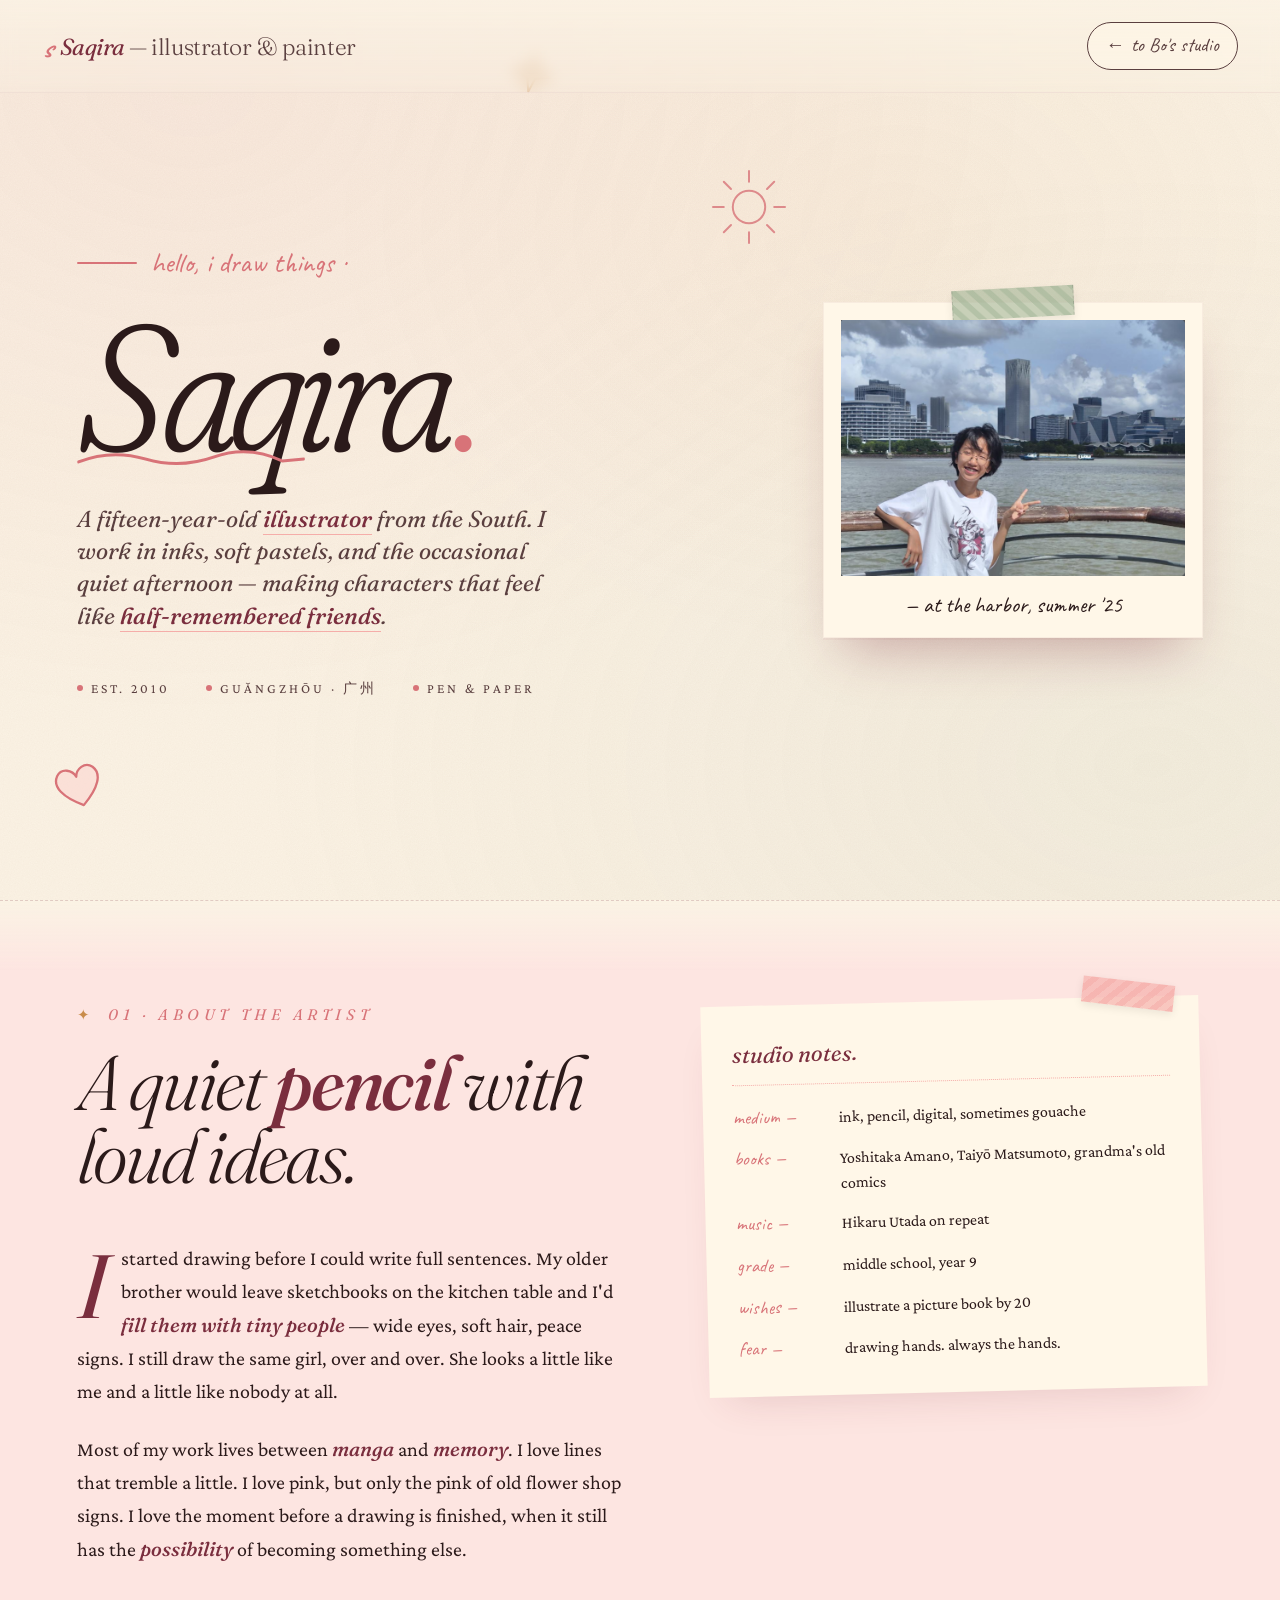
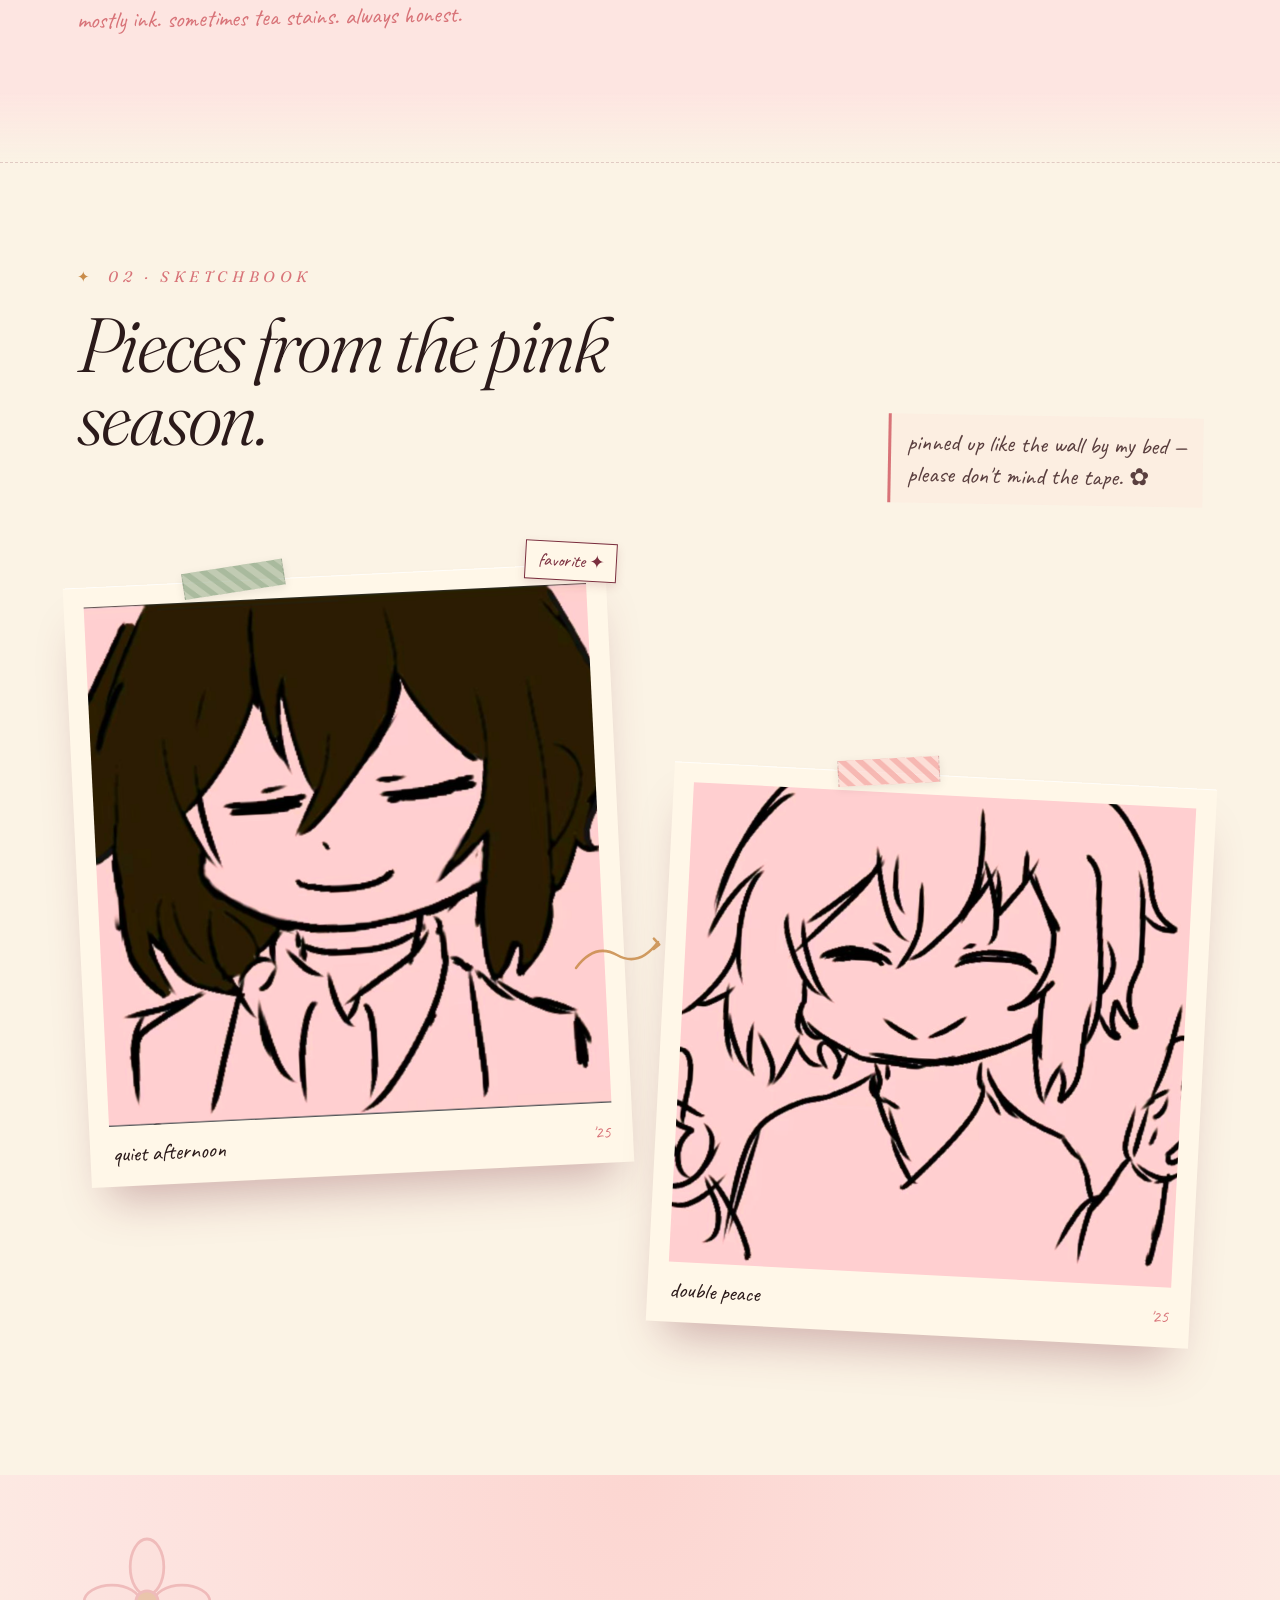
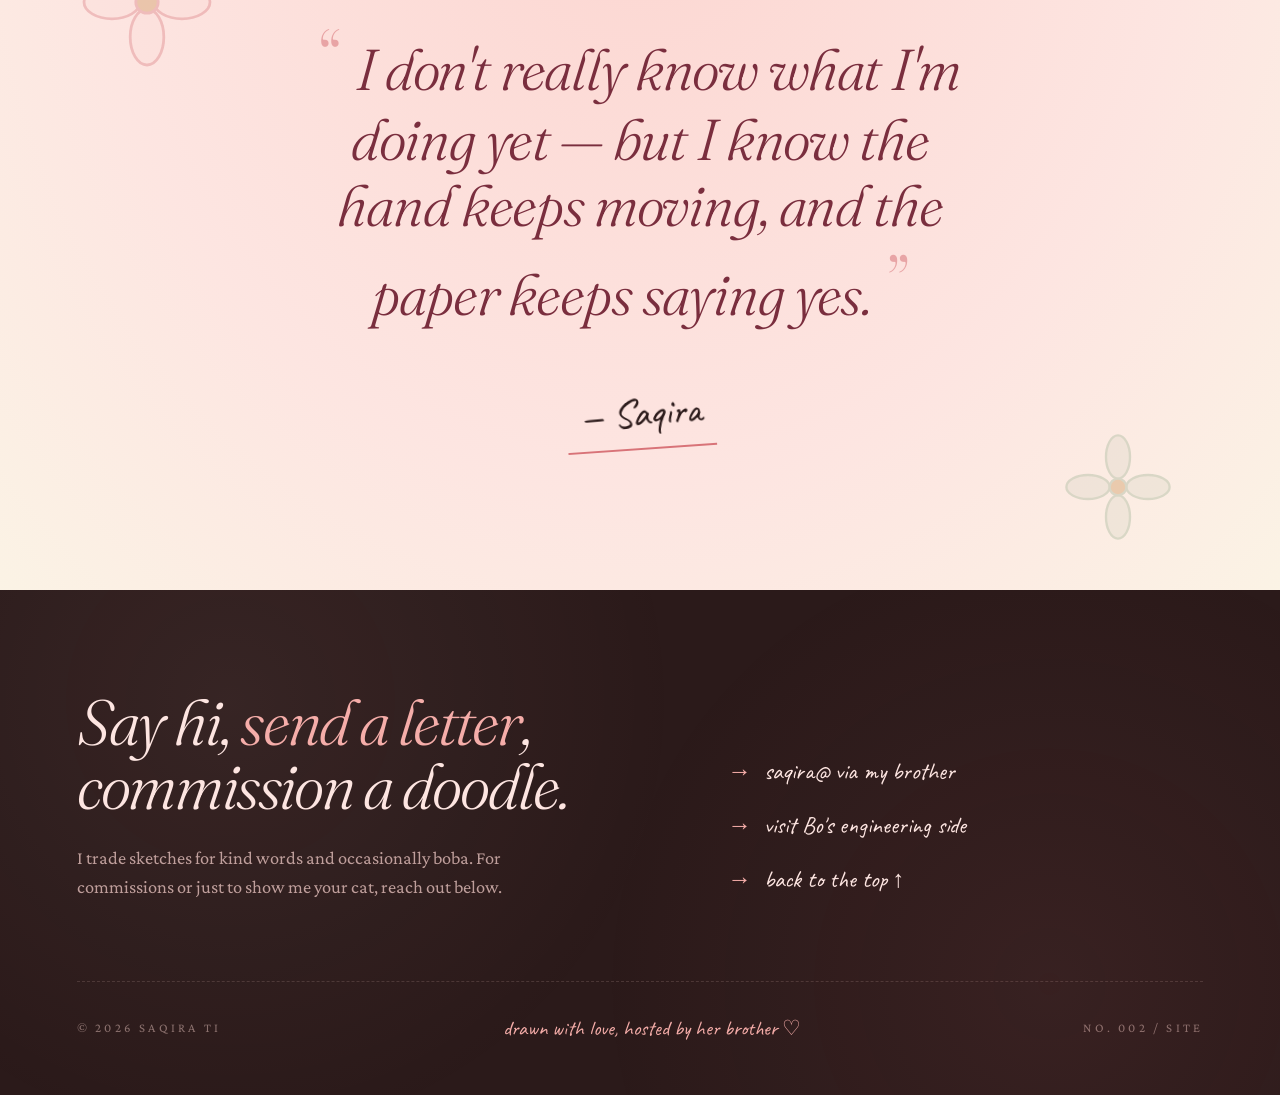
<file: saqira.html>
<!DOCTYPE html>
<html lang="en">
<head>
<meta charset="UTF-8">
<meta name="viewport" content="width=device-width, initial-scale=1.0">
<title>Saqira Ti — Illustrator & Painter</title>
<link rel="preconnect" href="https://fonts.googleapis.com">
<link rel="preconnect" href="https://fonts.gstatic.com" crossorigin>
<link href="https://fonts.googleapis.com/css2?family=Fraunces:ital,opsz,wght,SOFT@0,9..144,300..900,0..100;1,9..144,300..900,0..100&family=Caveat:wght@400..700&family=Crimson+Pro:ital,wght@0,300..700;1,300..700&display=swap" rel="stylesheet">
<style>
:root{
  --cream:#FBF3E5;
  --paper:#FFF7E8;
  --paper-deep:#F3E6CE;
  --pink:#FCD6D1;
  --pink-soft:#FDE5E1;
  --pink-warm:#F5ADA9;
  --rose:#D87378;
  --wine:#7A2E3E;
  --ink:#2B1A1A;
  --ink-soft:#5A3F3F;
  --sage:#9BB091;
  --gold:#C98C4A;
  --shadow: 0 20px 40px -20px rgba(122,46,62,0.18);
}

*{margin:0;padding:0;box-sizing:border-box}
html{scroll-behavior:smooth}

body{
  font-family:'Crimson Pro', serif;
  background: var(--cream);
  color: var(--ink);
  overflow-x:hidden;
  position:relative;
  min-height:100vh;
  font-size:18px;
  line-height:1.55;
}

/* Paper grain + soft noise */
body::before{
  content:'';
  position:fixed;
  inset:0;
  pointer-events:none;
  z-index:1;
  background-image:
    radial-gradient(ellipse at 15% 10%, rgba(216,115,120,0.08), transparent 55%),
    radial-gradient(ellipse at 90% 85%, rgba(155,176,145,0.09), transparent 55%),
    radial-gradient(ellipse at 70% 25%, rgba(201,140,74,0.06), transparent 45%);
}
body::after{
  content:'';
  position:fixed;
  inset:0;
  pointer-events:none;
  z-index:2;
  opacity:0.35;
  mix-blend-mode:multiply;
  background-image:url("data:image/svg+xml;utf8,<svg xmlns='http://www.w3.org/2000/svg' width='240' height='240' viewBox='0 0 240 240'><filter id='n'><feTurbulence type='fractalNoise' baseFrequency='0.85' numOctaves='2' stitchTiles='stitch'/><feColorMatrix values='0 0 0 0 0.6  0 0 0 0 0.45  0 0 0 0 0.4  0 0 0 0.28 0'/></filter><rect width='100%' height='100%' filter='url(%23n)'/></svg>");
}

.page{position:relative; z-index:5}

/* ═════════════ NAVIGATION ═════════════ */
.topbar{
  position:fixed;
  top:0;left:0;right:0;
  z-index:50;
  padding: 22px 42px;
  display:flex;
  justify-content:space-between;
  align-items:center;
  backdrop-filter: blur(8px);
  background: linear-gradient(180deg, rgba(251,243,229,0.78), rgba(251,243,229,0.2));
  border-bottom:1px solid rgba(122,46,62,0.08);
}
.brand{
  font-family:'Fraunces', serif;
  font-style:italic;
  font-weight:400;
  font-size:1.45rem;
  letter-spacing:-0.02em;
  color:var(--wine);
  display:flex;
  align-items:baseline;
  gap:8px;
  text-decoration:none;
}
.brand-mark{
  font-family:'Caveat', cursive;
  font-weight:700;
  color:var(--rose);
  font-size:1.7rem;
  transform:translateY(2px);
}
.nav-back{
  font-family:'Caveat', cursive;
  font-size:1.2rem;
  color:var(--ink-soft);
  text-decoration:none;
  padding:8px 18px;
  border:1.5px solid var(--ink-soft);
  border-radius:30px;
  transition: all 0.3s ease;
  background: rgba(255,247,232,0.6);
  position:relative;
}
.nav-back::before{
  content:'←';
  margin-right:6px;
  display:inline-block;
  transition:transform 0.3s ease;
}
.nav-back:hover{
  background:var(--ink);
  color:var(--pink-soft);
  border-color:var(--ink);
}
.nav-back:hover::before{ transform:translateX(-4px) }

/* ═════════════ HERO ═════════════ */
.hero{
  min-height:100vh;
  padding: 160px 6vw 120px;
  display:grid;
  grid-template-columns: 1fr auto;
  gap:60px;
  align-items:center;
  position:relative;
}

.hero-left{
  position:relative;
  z-index:3;
}

.hero-eyebrow{
  font-family:'Caveat', cursive;
  font-size:1.8rem;
  color:var(--rose);
  display:flex;
  align-items:center;
  gap:14px;
  margin-bottom:28px;
  transform: rotate(-2deg);
}
.hero-eyebrow::before{
  content:'';
  width:60px; height:2px;
  background: var(--rose);
  border-radius:2px;
}

.hero-name{
  font-family:'Fraunces', serif;
  font-style:italic;
  font-weight:300;
  font-size: clamp(5rem, 14vw, 16rem);
  line-height:0.82;
  color:var(--ink);
  letter-spacing:-0.04em;
  font-variation-settings: "opsz" 144, "SOFT" 100;
  position:relative;
  display:inline-block;
}
.hero-name .dot{
  color:var(--rose);
  font-style:normal;
}
.hero-name::after{
  content:'';
  position:absolute;
  left:0; bottom:-8px;
  width:58%;
  height:22px;
  background-image:url("data:image/svg+xml;utf8,<svg xmlns='http://www.w3.org/2000/svg' viewBox='0 0 400 22' preserveAspectRatio='none'><path d='M2 15 Q 60 2, 120 12 T 240 10 T 360 14 L 398 12' stroke='%23D87378' stroke-width='3' fill='none' stroke-linecap='round'/></svg>");
  background-size:100% 100%;
  background-repeat:no-repeat;
}

.hero-sub{
  font-family:'Fraunces', serif;
  font-style:italic;
  font-weight:400;
  font-size: clamp(1.2rem, 1.8vw, 1.6rem);
  color: var(--ink-soft);
  margin-top:42px;
  max-width: 480px;
  line-height:1.4;
}
.hero-sub em{
  color:var(--wine);
  font-weight:500;
  border-bottom:1.5px solid var(--pink-warm);
  padding-bottom:1px;
}

.hero-meta{
  margin-top:46px;
  display:flex;
  gap:36px;
  font-family:'Crimson Pro', serif;
  font-size:0.85rem;
  text-transform:uppercase;
  letter-spacing:0.22em;
  color:var(--ink-soft);
}
.hero-meta span{
  display:flex; align-items:center; gap:8px;
}
.hero-meta span::before{
  content:'';
  width:6px; height:6px; border-radius:50%;
  background:var(--rose);
}

/* Floating hero ornaments */
.hero-scribble{
  position:absolute;
  pointer-events:none;
  z-index:1;
}
.scribble-sun{
  top:18%; right:38%;
  width:90px;
  animation: slow-spin 26s linear infinite;
  opacity:0.8;
}
.scribble-heart{
  bottom:10%; left:4%;
  width:55px;
  transform: rotate(-15deg);
}
.scribble-star{
  top:6%; left:40%;
  width:40px;
  transform: rotate(12deg);
  opacity:0.7;
}

/* Hero polaroid */
.hero-polaroid{
  position:relative;
  width: clamp(260px, 32vw, 380px);
  padding: 18px 18px 62px;
  background: var(--paper);
  transform: rotate(4deg);
  box-shadow:
    0 2px 0 rgba(122,46,62,0.04),
    0 30px 50px -20px rgba(122,46,62,0.35),
    inset 0 0 0 1px rgba(122,46,62,0.05);
  transition: transform 0.6s cubic-bezier(.2,.9,.3,1.2);
  z-index:4;
}
.hero-polaroid:hover{ transform: rotate(-1deg) translateY(-6px) }

.hero-polaroid::before{
  /* Washi tape */
  content:'';
  position:absolute;
  top:-14px; left:50%;
  transform:translateX(-50%) rotate(-3deg);
  width:120px; height:30px;
  background:
    repeating-linear-gradient(45deg,
      rgba(155,176,145,0.55) 0 6px,
      rgba(155,176,145,0.75) 6px 12px);
  border-left:1px dashed rgba(40,40,40,0.15);
  border-right:1px dashed rgba(40,40,40,0.15);
  box-shadow:0 4px 10px rgba(0,0,0,0.08);
}
.hero-polaroid img{
  display:block;
  width:100%;
  height:auto;
  filter: saturate(0.9) contrast(1.02);
}
.hero-polaroid .caption{
  position:absolute;
  bottom:16px; left:0; right:0;
  text-align:center;
  font-family:'Caveat', cursive;
  font-size:1.4rem;
  color:var(--ink);
}

/* ═════════════ SECTION FRAME ═════════════ */
.section{
  padding: 100px 6vw;
  position:relative;
}
.section-label{
  font-family:'Fraunces', serif;
  font-style:italic;
  font-weight:400;
  font-size:0.95rem;
  text-transform:uppercase;
  letter-spacing:0.3em;
  color:var(--rose);
  display:inline-flex;
  align-items:center;
  gap:14px;
  margin-bottom:20px;
}
.section-label::before{
  content:'✦';
  font-style:normal;
  color:var(--gold);
}
.section-title{
  font-family:'Fraunces', serif;
  font-style:italic;
  font-weight:300;
  font-size: clamp(2.5rem, 6vw, 5.5rem);
  line-height:0.95;
  color:var(--ink);
  letter-spacing:-0.03em;
  max-width: 14ch;
  margin-bottom:50px;
}

/* ═════════════ ABOUT ═════════════ */
.about{
  background:
    linear-gradient(180deg, transparent 0, var(--pink-soft) 8%, var(--pink-soft) 92%, transparent 100%);
  border-top:1px dashed rgba(122,46,62,0.2);
  border-bottom:1px dashed rgba(122,46,62,0.2);
}
.about-grid{
  display:grid;
  grid-template-columns: 1.1fr 1fr;
  gap: 80px;
  align-items:start;
  max-width: 1200px;
  margin: 0 auto;
}
.about-text p{
  font-size:1.25rem;
  color:var(--ink);
  margin-bottom:1.2em;
  line-height:1.65;
}
.about-text p:first-of-type::first-letter{
  font-family:'Fraunces', serif;
  font-style:italic;
  font-size:5.6rem;
  float:left;
  line-height:0.85;
  padding: 6px 14px 0 0;
  color:var(--wine);
}
.about-text em{
  font-family:'Fraunces', serif;
  font-style:italic;
  color:var(--wine);
  font-weight:500;
}
.handwritten{
  font-family:'Caveat', cursive;
  font-size:1.5rem;
  color:var(--rose);
  display:inline-block;
  transform: rotate(-1deg);
}

.about-card{
  background: var(--paper);
  padding: 32px 30px;
  position:relative;
  transform: rotate(-1.4deg);
  box-shadow: var(--shadow);
}
.about-card::before{
  content:'';
  position:absolute;
  top:-16px; right:24px;
  width:92px; height:26px;
  transform: rotate(8deg);
  background:
    repeating-linear-gradient(135deg,
      rgba(245,173,169,0.65) 0 6px,
      rgba(245,173,169,0.85) 6px 12px);
  box-shadow: 0 3px 8px rgba(0,0,0,0.08);
}
.about-card h3{
  font-family:'Fraunces', serif;
  font-style:italic;
  font-weight:400;
  font-size:1.4rem;
  color:var(--wine);
  margin-bottom:18px;
  border-bottom:1.5px dotted var(--pink-warm);
  padding-bottom:12px;
}
.about-card ul{
  list-style:none;
  display:grid;
  gap:12px;
}
.about-card li{
  display:grid;
  grid-template-columns: 90px 1fr;
  gap:16px;
  font-size:1rem;
  align-items:baseline;
}
.about-card li span:first-child{
  font-family:'Caveat', cursive;
  color:var(--rose);
  font-size:1.2rem;
}
.about-card li span:last-child{
  color:var(--ink);
  font-family:'Crimson Pro', serif;
}

/* ═════════════ GALLERY ═════════════ */
.gallery{
  background: var(--cream);
  padding-bottom:140px;
}
.gallery-header{
  max-width:1200px;
  margin:0 auto 70px;
  display:flex;
  justify-content:space-between;
  align-items:flex-end;
  flex-wrap:wrap;
  gap:30px;
}
.gallery-note{
  font-family:'Caveat', cursive;
  font-size:1.5rem;
  color:var(--ink-soft);
  max-width:360px;
  line-height:1.35;
  transform: rotate(1deg);
  padding: 12px 16px;
  border-left:3px solid var(--rose);
  background: rgba(252,214,209,0.2);
}

.gallery-grid{
  max-width:1300px;
  margin:0 auto;
  display:grid;
  grid-template-columns: repeat(12, 1fr);
  grid-auto-rows:120px;
  gap:40px;
  position:relative;
}

.art-frame{
  background: var(--paper);
  padding: 20px 20px 60px;
  box-shadow:
    0 1px 0 rgba(255,255,255,0.8) inset,
    0 30px 45px -18px rgba(122,46,62,0.35);
  position:relative;
  transition: transform 0.5s cubic-bezier(.2,.9,.3,1.1), box-shadow 0.5s ease;
  cursor: pointer;
}
.art-frame img{
  display:block;
  width:100%;
  height:100%;
  object-fit:cover;
  background: var(--pink-soft);
}
.art-frame .art-caption{
  position:absolute;
  bottom:14px; left:22px; right:22px;
  display:flex;
  justify-content:space-between;
  align-items:baseline;
  font-family:'Caveat', cursive;
  color:var(--ink);
}
.art-frame .art-caption .title{
  font-size:1.4rem;
}
.art-frame .art-caption .year{
  font-size:1.1rem;
  color:var(--rose);
}
.art-frame::before{
  /* Washi tape */
  content:'';
  position:absolute;
  width:100px; height:26px;
  top:-14px; left:30%;
  transform: rotate(-6deg);
  background:
    repeating-linear-gradient(45deg,
      rgba(252,214,209,0.7) 0 6px,
      rgba(245,173,169,0.85) 6px 12px);
  box-shadow:0 3px 10px rgba(0,0,0,0.08);
  border-left:1px dashed rgba(0,0,0,0.12);
  border-right:1px dashed rgba(0,0,0,0.12);
}
.art-frame:hover{
  transform: translateY(-8px) rotate(0deg) !important;
  box-shadow:
    0 1px 0 rgba(255,255,255,0.8) inset,
    0 40px 60px -18px rgba(122,46,62,0.45);
  z-index:10;
}

/* Specific placements */
.art-1{
  grid-column: 1 / 7;
  grid-row: 1 / 5;
  transform: rotate(-2.8deg);
}
.art-1::before{ left:22%; background:
  repeating-linear-gradient(45deg,
    rgba(155,176,145,0.6) 0 6px,
    rgba(155,176,145,0.85) 6px 12px); }

.art-2{
  grid-column: 7 / 13;
  grid-row: 2 / 6;
  transform: rotate(3deg);
  margin-top:40px;
}

.art-tag{
  position:absolute;
  top:-22px;
  right:-12px;
  font-family:'Caveat', cursive;
  font-size:1.15rem;
  color:var(--wine);
  background: var(--paper);
  padding: 4px 12px;
  border:1.5px solid var(--wine);
  transform: rotate(6deg);
  box-shadow: 0 4px 10px rgba(122,46,62,0.15);
  z-index:3;
}

.gallery-scribble-1{
  position:absolute;
  width:90px;
  left:48%; top:50%;
  z-index:1;
  opacity:0.85;
  transform: translate(-50%, -50%) rotate(18deg);
  pointer-events:none;
}

/* ═════════════ STATEMENT ═════════════ */
.statement{
  background:
    radial-gradient(ellipse at top, var(--pink) 0%, var(--pink-soft) 60%, var(--cream) 100%);
  padding: 140px 6vw;
  text-align:center;
  position:relative;
  overflow:hidden;
}
.statement-quote{
  font-family:'Fraunces', serif;
  font-style:italic;
  font-weight:300;
  font-size: clamp(2rem, 4.5vw, 4rem);
  line-height:1.15;
  color:var(--wine);
  max-width: 18ch;
  margin: 0 auto;
  letter-spacing:-0.02em;
  position:relative;
}
.statement-quote::before,
.statement-quote::after{
  font-family:'Fraunces', serif;
  color:var(--rose);
  font-size:1.4em;
  font-style:normal;
  opacity:0.55;
}
.statement-quote::before{ content:'“'; margin-right:6px; }
.statement-quote::after{ content:'”'; margin-left:6px; }

.statement-sign{
  margin-top:50px;
  font-family:'Caveat', cursive;
  font-size:2.5rem;
  color:var(--ink);
  display:inline-block;
  transform: rotate(-4deg);
  border-bottom:2px solid var(--rose);
  padding: 0 14px 4px;
}

.statement-flower{
  position:absolute;
  width:140px;
  opacity:0.35;
  animation: slow-spin 40s linear infinite;
}
.flower-1{ top:8%; left:6%; }
.flower-2{ bottom:6%; right:8%; animation-direction:reverse; width:120px; }

/* ═════════════ CONTACT / FOOTER ═════════════ */
.ending{
  background: var(--ink);
  color: var(--pink-soft);
  padding: 100px 6vw 50px;
  position:relative;
  overflow:hidden;
}
.ending::before{
  content:'';
  position:absolute;
  inset:0;
  background-image:
    radial-gradient(circle at 18% 22%, rgba(252,214,209,0.06), transparent 40%),
    radial-gradient(circle at 82% 78%, rgba(216,115,120,0.08), transparent 40%);
  pointer-events:none;
}
.ending-inner{
  max-width:1200px;
  margin:0 auto;
  display:grid;
  grid-template-columns: 1.2fr 1fr;
  gap:80px;
  align-items:end;
  position:relative;
}
.ending h2{
  font-family:'Fraunces', serif;
  font-style:italic;
  font-weight:300;
  font-size: clamp(2.5rem, 5vw, 4.5rem);
  line-height:1;
  letter-spacing:-0.03em;
}
.ending h2 em{
  color:var(--pink-warm);
}
.ending p{
  margin-top:26px;
  font-size:1.15rem;
  color:rgba(252,214,209,0.7);
  max-width: 440px;
}
.ending-links{
  display:flex;
  flex-direction:column;
  gap:14px;
  font-family:'Caveat', cursive;
  font-size:1.5rem;
}
.ending-links a{
  color:var(--pink-soft);
  text-decoration:none;
  display:inline-flex;
  align-items:center;
  gap:12px;
  transition:all 0.3s ease;
  width:fit-content;
  border-bottom:1.5px solid transparent;
  padding-bottom:2px;
}
.ending-links a::before{
  content:'→';
  color:var(--pink-warm);
  transition: transform 0.3s ease;
}
.ending-links a:hover{
  color:var(--pink-warm);
  border-bottom-color: var(--pink-warm);
}
.ending-links a:hover::before{ transform: translateX(6px); }

.ending-foot{
  max-width:1200px;
  margin: 80px auto 0;
  padding-top:30px;
  border-top:1px dashed rgba(252,214,209,0.15);
  display:flex;
  justify-content:space-between;
  align-items:center;
  font-family:'Crimson Pro', serif;
  font-size:0.8rem;
  text-transform:uppercase;
  letter-spacing:0.25em;
  color:rgba(252,214,209,0.45);
}

/* ═════════════ RESPONSIVE ═════════════ */
@media (max-width: 900px){
  .hero{
    grid-template-columns:1fr;
    padding-top: 130px;
    gap:50px;
  }
  .hero-polaroid{ margin:0 auto; }
  .about-grid{ grid-template-columns:1fr; gap:50px; }
  .gallery-grid{
    display:flex;
    flex-direction:column;
    gap:70px;
  }
  .art-1, .art-2{
    grid-column:auto; grid-row:auto;
    width:90%;
    margin:0 auto;
    height: 60vh;
  }
  .ending-inner{ grid-template-columns:1fr; gap:40px; align-items:flex-start; }
  .ending-foot{ flex-direction:column; gap:14px; text-align:center; }
  .topbar{ padding: 16px 22px; }
}

/* ═════════════ ANIMATIONS ═════════════ */
@keyframes slow-spin{
  from{ transform: rotate(0deg); }
  to{ transform: rotate(360deg); }
}

@keyframes float-up{
  0%{ opacity:0; transform: translateY(28px); }
  100%{ opacity:1; transform: translateY(0); }
}

.reveal{
  opacity:0;
  animation: float-up 1.1s cubic-bezier(.2,.7,.2,1) forwards;
}
.reveal.d1{ animation-delay: 0.15s }
.reveal.d2{ animation-delay: 0.35s }
.reveal.d3{ animation-delay: 0.55s }
.reveal.d4{ animation-delay: 0.75s }
.reveal.d5{ animation-delay: 0.95s }

/* Cursor — ink brush */
html, body{ cursor: url("data:image/svg+xml;utf8,<svg xmlns='http://www.w3.org/2000/svg' width='24' height='24' viewBox='0 0 24 24'><circle cx='12' cy='12' r='5' fill='%23D87378' opacity='0.85'/><circle cx='12' cy='12' r='2' fill='%237A2E3E'/></svg>") 12 12, auto; }
a, button, .art-frame{ cursor: url("data:image/svg+xml;utf8,<svg xmlns='http://www.w3.org/2000/svg' width='28' height='28' viewBox='0 0 28 28'><circle cx='14' cy='14' r='9' fill='%23D87378' opacity='0.25'/><circle cx='14' cy='14' r='4' fill='%237A2E3E'/></svg>") 14 14, pointer; }

</style>
</head>
<body>

<div class="page">

<nav class="topbar">
  <a href="saqira.html" class="brand">
    <span class="brand-mark">s</span>
    <span>Saqira <em style="font-style:normal; font-weight:300; color:var(--ink-soft)">— illustrator &amp; painter</em></span>
  </a>
  <a href="index.html" class="nav-back">to Bo's studio</a>
</nav>

<!-- ═════════════ HERO ═════════════ -->
<section class="hero">

  <!-- Scribble ornaments -->
  <svg class="hero-scribble scribble-sun" viewBox="0 0 100 100" fill="none" aria-hidden="true">
    <circle cx="50" cy="50" r="18" stroke="#D87378" stroke-width="2.2" fill="none"/>
    <g stroke="#D87378" stroke-width="2.2" stroke-linecap="round">
      <line x1="50" y1="10" x2="50" y2="22"/>
      <line x1="50" y1="78" x2="50" y2="90"/>
      <line x1="10" y1="50" x2="22" y2="50"/>
      <line x1="78" y1="50" x2="90" y2="50"/>
      <line x1="22" y1="22" x2="30" y2="30"/>
      <line x1="70" y1="70" x2="78" y2="78"/>
      <line x1="78" y1="22" x2="70" y2="30"/>
      <line x1="30" y1="70" x2="22" y2="78"/>
    </g>
  </svg>

  <svg class="hero-scribble scribble-heart" viewBox="0 0 60 55" fill="none" aria-hidden="true">
    <path d="M30 50 C 10 36, 2 22, 10 12 C 17 4, 28 10, 30 18 C 32 10, 43 4, 50 12 C 58 22, 50 36, 30 50 Z"
          stroke="#D87378" stroke-width="2.5" fill="rgba(252,214,209,0.6)" stroke-linejoin="round"/>
  </svg>

  <svg class="hero-scribble scribble-star" viewBox="0 0 40 40" fill="none" aria-hidden="true">
    <path d="M20 2 L24 16 L38 20 L24 24 L20 38 L16 24 L2 20 L16 16 Z"
          stroke="#C98C4A" stroke-width="2" fill="none" stroke-linejoin="round"/>
  </svg>

  <div class="hero-left">
    <div class="hero-eyebrow reveal d1">hello, i draw things ·</div>
    <h1 class="hero-name reveal d2">Saqira<span class="dot">.</span></h1>
    <p class="hero-sub reveal d3">
      A fifteen-year-old <em>illustrator</em> from the South. I work in inks, soft pastels, and the occasional
      quiet afternoon — making characters that feel like <em>half-remembered friends</em>.
    </p>
    <div class="hero-meta reveal d4">
      <span>est. 2010</span>
      <span>guǎngzhōu · 广州</span>
      <span>pen &amp; paper</span>
    </div>
  </div>

  <figure class="hero-polaroid reveal d3">
    <img src="media/profile_sister.png" alt="Saqira smiling on the waterfront">
    <figcaption class="caption">— at the harbor, summer '25</figcaption>
  </figure>

</section>

<!-- ═════════════ ABOUT ═════════════ -->
<section class="section about">
  <div class="about-grid">
    <div class="about-text">
      <div class="section-label">01 · About the artist</div>
      <h2 class="section-title">A quiet <em style="font-style:italic">pencil</em> with loud ideas.</h2>

      <p>
        I started drawing before I could write full sentences. My older brother would leave sketchbooks on the
        kitchen table and I'd <em>fill them with tiny people</em> — wide eyes, soft hair, peace signs. I still draw
        the same girl, over and over. She looks a little like me and a little like nobody at all.
      </p>
      <p>
        Most of my work lives between <em>manga</em> and <em>memory</em>. I love lines that tremble a little.
        I love pink, but only the pink of old flower shop signs. I love the moment before a drawing is finished,
        when it still has the <em>possibility</em> of becoming something else.
      </p>
      <p style="margin-top:32px">
        <span class="handwritten">mostly ink. sometimes tea stains. always honest.</span>
      </p>
    </div>

    <aside class="about-card">
      <h3>studio notes.</h3>
      <ul>
        <li><span>medium —</span> <span>ink, pencil, digital, sometimes gouache</span></li>
        <li><span>books —</span> <span>Yoshitaka Amano, Taiyō Matsumoto, grandma's old comics</span></li>
        <li><span>music —</span> <span>Hikaru Utada on repeat</span></li>
        <li><span>grade —</span> <span>middle school, year 9</span></li>
        <li><span>wishes —</span> <span>illustrate a picture book by 20</span></li>
        <li><span>fear —</span> <span>drawing hands. always the hands.</span></li>
      </ul>
    </aside>
  </div>
</section>

<!-- ═════════════ GALLERY ═════════════ -->
<section class="section gallery">
  <div class="gallery-header">
    <div>
      <div class="section-label">02 · Sketchbook</div>
      <h2 class="section-title">Pieces from the <em style="font-style:italic">pink season</em>.</h2>
    </div>
    <div class="gallery-note">
      pinned up like the wall by my bed —<br>
      please don't mind the tape. ✿
    </div>
  </div>

  <div class="gallery-grid">

    <svg class="gallery-scribble-1" viewBox="0 0 90 90" fill="none" aria-hidden="true">
      <path d="M10 70 Q 20 40, 45 45 T 80 20" stroke="#C98C4A" stroke-width="2.5" fill="none" stroke-linecap="round"/>
      <path d="M75 18 L 82 22 L 78 28" stroke="#C98C4A" stroke-width="2.5" fill="none" stroke-linecap="round" stroke-linejoin="round"/>
    </svg>

    <figure class="art-frame art-1">
      <span class="art-tag">favorite ✦</span>
      <img src="media/mp_1.png" alt="Portrait — girl smiling with closed eyes">
      <figcaption class="art-caption">
        <span class="title">quiet afternoon</span>
        <span class="year">'25</span>
      </figcaption>
    </figure>

    <figure class="art-frame art-2">
      <img src="media/mp_2.png" alt="Portrait — two peace signs">
      <figcaption class="art-caption">
        <span class="title">double peace</span>
        <span class="year">'25</span>
      </figcaption>
    </figure>

  </div>
</section>

<!-- ═════════════ STATEMENT ═════════════ -->
<section class="section statement">

  <svg class="statement-flower flower-1" viewBox="0 0 100 100" fill="none" aria-hidden="true">
    <g stroke="#D87378" stroke-width="2" fill="rgba(252,214,209,0.5)">
      <ellipse cx="50" cy="25" rx="12" ry="20"/>
      <ellipse cx="50" cy="75" rx="12" ry="20"/>
      <ellipse cx="25" cy="50" rx="20" ry="12"/>
      <ellipse cx="75" cy="50" rx="20" ry="12"/>
      <circle cx="50" cy="50" r="8" fill="#C98C4A"/>
    </g>
  </svg>

  <svg class="statement-flower flower-2" viewBox="0 0 100 100" fill="none" aria-hidden="true">
    <g stroke="#9BB091" stroke-width="2" fill="rgba(155,176,145,0.35)">
      <ellipse cx="50" cy="25" rx="10" ry="18"/>
      <ellipse cx="50" cy="75" rx="10" ry="18"/>
      <ellipse cx="25" cy="50" rx="18" ry="10"/>
      <ellipse cx="75" cy="50" rx="18" ry="10"/>
      <circle cx="50" cy="50" r="7" fill="#C98C4A"/>
    </g>
  </svg>

  <blockquote class="statement-quote">
    I don't really know what I'm doing yet — but I know the hand keeps moving, and the paper keeps saying yes.
  </blockquote>
  <div class="statement-sign">— Saqira</div>
</section>

<!-- ═════════════ ENDING ═════════════ -->
<section class="ending">
  <div class="ending-inner">
    <div>
      <h2>Say hi, <em>send a letter</em>,<br>commission a doodle.</h2>
      <p>I trade sketches for kind words and occasionally boba. For commissions or just to show me your cat, reach out below.</p>
    </div>
    <div class="ending-links">
      <a href="mailto:lztxd111@gmail.com">saqira@ via my brother</a>
      <a href="index.html">visit Bo's engineering side</a>
      <a href="#top">back to the top ↑</a>
    </div>
  </div>
  <div class="ending-foot">
    <span>© 2026 Saqira Ti</span>
    <span style="font-family:'Caveat',cursive; font-size:1.3rem; text-transform:none; letter-spacing:normal; color:var(--pink-warm)">drawn with love, hosted by her brother ♡</span>
    <span>no. 002 / site</span>
  </div>
</section>

</div>

<script>
/* Subtle parallax on the hero polaroid */
(function(){
  const polaroid = document.querySelector('.hero-polaroid');
  const hero = document.querySelector('.hero');
  if(!polaroid || !hero) return;
  hero.addEventListener('mousemove', (e)=>{
    const r = hero.getBoundingClientRect();
    const x = (e.clientX - r.left)/r.width - 0.5;
    const y = (e.clientY - r.top)/r.height - 0.5;
    polaroid.style.transform = `rotate(${4 - x*4}deg) translate(${x*10}px, ${y*10}px)`;
  });
  hero.addEventListener('mouseleave', ()=>{
    polaroid.style.transform = 'rotate(4deg)';
  });
})();

/* Fade-in on scroll for frames */
(function(){
  const els = document.querySelectorAll('.art-frame, .about-card, .statement-quote, .statement-sign');
  const io = new IntersectionObserver((entries)=>{
    entries.forEach(en=>{
      if(en.isIntersecting){
        en.target.style.opacity = '0';
        en.target.style.transition = 'opacity 1.2s ease, transform 1.2s cubic-bezier(.2,.7,.2,1)';
        requestAnimationFrame(()=>{
          en.target.style.opacity = '1';
        });
        io.unobserve(en.target);
      }
    });
  }, {threshold:0.15});
  els.forEach(el=>io.observe(el));
})();
</script>

</body>
</html>
</file>
<file: style.css>
/* ============================================
   Bo Ti — Personal Portfolio
   Aesthetic: Technical Precision
   Subtle embedded/EE nod via grid patterns,
   monospace accents, and sky-blue tones
   ============================================ */

*,
*::before,
*::after {
    margin: 0;
    padding: 0;
    box-sizing: border-box;
}

:root {
    --bg-deep: #10141f;
    --bg-surface: #161c2a;
    --bg-card: #1c2536;
    --bg-elevated: #232e42;

    --accent: #38bdf8;
    --accent-dim: rgba(56, 189, 248, 0.14);
    --accent-hover: #7dd3fc;
    --accent-secondary: #f0a030;
    --accent-secondary-dim: rgba(240, 160, 48, 0.14);

    --text-primary: #eaecf2;
    --text-secondary: #8d9bb2;
    --text-muted: #5a6a80;

    --border: #283548;
    --border-light: rgba(255, 255, 255, 0.08);

    --font-display: 'Space Mono', 'Courier New', monospace;
    --font-body: 'DM Sans', -apple-system, BlinkMacSystemFont, sans-serif;

    --nav-height: 64px;
    --container-max: 1100px;

    --ease-out-expo: cubic-bezier(0.16, 1, 0.3, 1);
    --ease-spring: cubic-bezier(0.34, 1.56, 0.64, 1);
}

/* ---- LIGHT MODE VARIABLE OVERRIDES ---- */
[data-theme="light"] {
    --bg-deep: #f5f6fa;
    --bg-surface: #eceef4;
    --bg-card: #ffffff;
    --bg-elevated: #f0f1f5;

    --accent: #0e8fd0;
    --accent-dim: rgba(14, 143, 208, 0.1);
    --accent-hover: #0a7ab8;
    --accent-secondary: #d08a18;
    --accent-secondary-dim: rgba(208, 138, 24, 0.1);

    --text-primary: #1a1e2e;
    --text-secondary: #4a5568;
    --text-muted: #8896a8;

    --border: #d8dce6;
    --border-light: rgba(0, 0, 0, 0.06);
}

html {
    scroll-behavior: smooth;
    scroll-padding-top: var(--nav-height);
}

body {
    font-family: var(--font-body);
    background: var(--bg-deep);
    color: var(--text-primary);
    line-height: 1.7;
    overflow-x: hidden;
}

/* Noise/grain texture overlay for depth */
body::after {
    content: '';
    position: fixed;
    inset: 0;
    z-index: 9999;
    pointer-events: none;
    opacity: 0.028;
    background-image: url("data:image/svg+xml,%3Csvg viewBox='0 0 256 256' xmlns='http://www.w3.org/2000/svg'%3E%3Cfilter id='n'%3E%3CfeTurbulence type='fractalNoise' baseFrequency='0.85' numOctaves='4' stitchTiles='stitch'/%3E%3C/filter%3E%3Crect width='100%25' height='100%25' filter='url(%23n)'/%3E%3C/svg%3E");
    background-repeat: repeat;
    background-size: 180px;
}

/* Background grid canvas */
#gridCanvas {
    position: fixed;
    inset: 0;
    z-index: 0;
    pointer-events: none;
    opacity: 0.35;
}

/* ---- CONTAINER ---- */
.container {
    max-width: var(--container-max);
    width: 100%;
    margin: 0 auto;
    padding: 0 2rem;
}

/* ---- NAVBAR ---- */
.navbar {
    position: fixed;
    top: 0;
    left: 0;
    right: 0;
    height: var(--nav-height);
    z-index: 100;
    background: rgba(10, 14, 23, 0.85);
    backdrop-filter: blur(16px);
    -webkit-backdrop-filter: blur(16px);
    border-bottom: 1px solid var(--border);
    transition: background 0.3s, box-shadow 0.3s;
}

.navbar.scrolled {
    background: rgba(10, 14, 23, 0.95);
    box-shadow: 0 4px 24px rgba(0, 0, 0, 0.3);
}

.nav-inner {
    max-width: var(--container-max);
    margin: 0 auto;
    padding: 0 2rem;
    display: flex;
    align-items: center;
    justify-content: space-between;
    height: 100%;
}

.nav-logos {
    display: inline-flex;
    align-items: center;
    gap: 0.55rem;
}

.nav-logo-sep {
    color: var(--text-secondary, #6b7280);
    font-weight: 400;
    opacity: 0.55;
    font-size: 1rem;
    user-select: none;
}

.nav-logo {
    font-family: var(--font-display);
    font-size: 1.1rem;
    font-weight: 700;
    color: var(--text-primary);
    text-decoration: none;
    letter-spacing: -0.02em;
    transition: color 0.2s, text-shadow 0.3s;
}

.nav-logo:hover {
    color: var(--accent);
    text-shadow: 0 0 12px rgba(56, 189, 248, 0.3);
}

.nav-logo-sister:hover {
    color: #e89b9f;
    text-shadow: 0 0 12px rgba(232, 155, 159, 0.35);
}

.logo-bracket {
    color: var(--accent);
    font-weight: 400;
}

.logo-bracket-rose {
    color: #e89b9f;
}

@media (max-width: 600px) {
    .nav-logo-sister {
        font-size: 0.95rem;
    }
    .nav-logo-sep {
        font-size: 0.85rem;
    }
}

.nav-links {
    list-style: none;
    display: flex;
    gap: 2rem;
}

.nav-links a {
    font-family: var(--font-display);
    font-size: 0.78rem;
    color: var(--text-secondary);
    text-decoration: none;
    letter-spacing: 0.03em;
    transition: color 0.25s;
    position: relative;
    padding-bottom: 4px;
}

.nav-links a::after {
    content: '';
    position: absolute;
    bottom: 0;
    left: 0;
    width: 0;
    height: 2px;
    background: var(--accent);
    transition: width 0.3s var(--ease-out-expo);
    border-radius: 1px;
}

.nav-links a:hover {
    color: var(--accent);
}

.nav-links a:hover::after {
    width: 100%;
}

/* Active nav link */
.nav-links a.active {
    color: var(--accent);
}

.nav-links a.active::after {
    width: 100%;
}

.nav-right {
    display: flex;
    align-items: center;
    gap: 1rem;
}

.lang-toggle {
    font-family: var(--font-display);
    font-size: 0.72rem;
    background: var(--accent-dim);
    color: var(--accent);
    border: 1px solid rgba(56, 189, 248, 0.25);
    padding: 0.3rem 0.75rem;
    border-radius: 4px;
    cursor: pointer;
    transition: all 0.25s;
    letter-spacing: 0.06em;
    font-weight: 700;
}

.teams-cta {
    position: relative;
    display: inline-flex;
    align-items: center;
    gap: 0.45rem;
    padding: 0.4rem 0.85rem;
    border: 1px solid var(--accent);
    border-radius: 999px;
    background: linear-gradient(135deg, rgba(56, 189, 248, 0.22), rgba(56, 189, 248, 0.08));
    color: var(--accent);
    font-family: var(--font-display);
    font-size: 0.72rem;
    font-weight: 700;
    letter-spacing: 0.06em;
    text-transform: uppercase;
    text-decoration: none;
    cursor: pointer;
    transition: all 0.25s ease;
    box-shadow: 0 0 0 0 rgba(56, 189, 248, 0.35);
    overflow: visible;
}
.teams-cta-icon {
    width: 16px;
    height: 16px;
    flex-shrink: 0;
    color: var(--accent);
}
.teams-cta-label {
    white-space: nowrap;
}
.teams-cta-pulse {
    position: absolute;
    top: 50%;
    right: 0.7rem;
    width: 7px;
    height: 7px;
    border-radius: 50%;
    background: var(--accent);
    transform: translateY(-50%);
    box-shadow: 0 0 0 0 rgba(56, 189, 248, 0.7);
    animation: teamsCtaPulse 2s ease-out infinite;
    display: none;
}
@keyframes teamsCtaPulse {
    0%   { box-shadow: 0 0 0 0   rgba(56, 189, 248, 0.6); }
    70%  { box-shadow: 0 0 0 10px rgba(56, 189, 248, 0);  }
    100% { box-shadow: 0 0 0 0   rgba(56, 189, 248, 0);   }
}
.teams-cta:hover {
    background: linear-gradient(135deg, rgba(56, 189, 248, 0.35), rgba(56, 189, 248, 0.18));
    box-shadow: 0 0 14px rgba(56, 189, 248, 0.35);
    transform: translateY(-1px);
}
.teams-cta:active {
    transform: translateY(0) scale(0.97);
}
@media (max-width: 600px) {
    .teams-cta {
        padding: 0.35rem 0.55rem;
        gap: 0;
    }
    .teams-cta-label {
        display: none;
    }
}

.lang-toggle:hover {
    background: rgba(56, 189, 248, 0.2);
    border-color: var(--accent);
    box-shadow: 0 0 10px rgba(56, 189, 248, 0.15);
}

.lang-toggle:active {
    transform: scale(0.95);
}

/* Hamburger */
.menu-toggle {
    display: none;
    flex-direction: column;
    gap: 5px;
    background: none;
    border: none;
    cursor: pointer;
    padding: 4px;
}

.menu-toggle span {
    display: block;
    width: 22px;
    height: 2px;
    background: var(--text-secondary);
    transition: all 0.3s;
}

.menu-toggle.active span:nth-child(1) {
    transform: rotate(45deg) translate(5px, 5px);
}

.menu-toggle.active span:nth-child(2) {
    opacity: 0;
}

.menu-toggle.active span:nth-child(3) {
    transform: rotate(-45deg) translate(5px, -5px);
}

/* ---- HERO ---- */
.hero {
    min-height: 100vh;
    display: flex;
    flex-direction: column;
    justify-content: center;
    align-items: center;
    padding: calc(var(--nav-height) + 3rem) 2rem 2rem;
    position: relative;
    z-index: 1;
    background: var(--bg-deep);
    overflow: hidden;
}

#asciiHeroCanvas {
    position: absolute;
    inset: 0;
    width: 100%;
    height: 100%;
    z-index: 0;
}

/* Vignette overlay — frames the ASCII art */
.hero-vignette {
    position: absolute;
    inset: 0;
    z-index: 1;
    pointer-events: none;
    background:
        radial-gradient(ellipse at 50% 45%, transparent 35%, rgba(10,14,23,0.35) 70%, rgba(10,14,23,0.75) 100%);
}

[data-theme="light"] .hero-vignette {
    background:
        radial-gradient(ellipse at 50% 45%, transparent 35%, rgba(245,246,250,0.4) 70%, rgba(245,246,250,0.85) 100%);
}

/* Bottom bar: subtitle + links */
.hero-bottom-bar {
    position: absolute;
    bottom: 5.5rem;
    left: 50%;
    transform: translateX(-50%);
    z-index: 2;
    display: flex;
    flex-direction: column;
    align-items: center;
    gap: 0.75rem;
    opacity: 0;
    animation: hero-bar-in 0.8s var(--ease-out-expo) 2.8s forwards;
}

@keyframes hero-bar-in {
    from { opacity: 0; transform: translateX(-50%) translateY(12px); }
    to   { opacity: 1; transform: translateX(-50%) translateY(0); }
}

.hero-subtitle {
    display: flex;
    align-items: center;
    gap: 1rem;
    font-family: var(--font-display);
    font-size: 0.72rem;
    letter-spacing: 0.22em;
    text-transform: uppercase;
    color: var(--accent);
}

.hero-subtitle-line {
    display: block;
    width: 40px;
    height: 1px;
    background: linear-gradient(90deg, transparent, var(--accent), transparent);
    opacity: 0.5;
}

.hero-links {
    display: flex;
    align-items: center;
    gap: 0.7rem;
    font-family: var(--font-display);
    font-size: 0.6rem;
    letter-spacing: 0.12em;
    text-transform: uppercase;
}

.hero-links a {
    color: var(--text-muted);
    text-decoration: none;
    transition: color 0.25s;
}

.hero-links a:hover {
    color: var(--accent);
}

.hero-links-dot {
    width: 3px;
    height: 3px;
    border-radius: 50%;
    background: var(--text-muted);
    opacity: 0.5;
}

.hero::before {
    display: none;
}

.hero-content-wrapper {
    position: relative;
    z-index: 1;
    max-width: var(--container-max);
    width: 100%;
    margin: 0 auto;
    display: flex;
    align-items: stretch;
    gap: 1.5rem;
}

/* Glassmorphism card */
.glass-card {
    background: rgba(14, 20, 33, 0.45);
    backdrop-filter: blur(20px) saturate(1.3);
    -webkit-backdrop-filter: blur(20px) saturate(1.3);
    border: 1px solid rgba(56, 189, 248, 0.15);
    border-radius: 20px;
    padding: 3rem 3.5rem;
    flex: 1 1 0;
    min-width: 0;
    box-shadow:
        0 8px 32px rgba(0, 0, 0, 0.4),
        inset 0 1px 0 rgba(255, 255, 255, 0.05);
    transition: border-color 0.4s, box-shadow 0.4s;
    /* Page load animation */
    opacity: 0;
    transform: translateY(24px);
    animation: hero-card-in 0.9s var(--ease-out-expo) forwards;
    animation-delay: 0.2s;
}

.glass-card:hover {
    border-color: rgba(56, 189, 248, 0.3);
    box-shadow:
        0 8px 32px rgba(0, 0, 0, 0.4),
        0 0 30px rgba(56, 189, 248, 0.08),
        inset 0 1px 0 rgba(255, 255, 255, 0.05);
}

@keyframes hero-card-in {
    to {
        opacity: 1;
        transform: translateY(0);
    }
}

/* Signal waveform glass card */
.glass-card-signal {
    flex: 0 0 340px;
    display: flex;
    flex-direction: column;
    justify-content: center;
    padding: 1.5rem;
    animation-delay: 0.45s;
}

.signal-display {
    position: relative;
    width: 100%;
    overflow: hidden;
    border-radius: 8px;
}

.signal-display::before {
    content: '';
    position: absolute;
    inset: 0;
    background: repeating-linear-gradient(
        0deg,
        transparent,
        transparent 19px,
        rgba(56, 189, 248, 0.04) 19px,
        rgba(56, 189, 248, 0.04) 20px
    ),
    repeating-linear-gradient(
        90deg,
        transparent,
        transparent 19px,
        rgba(56, 189, 248, 0.04) 19px,
        rgba(56, 189, 248, 0.04) 20px
    );
    pointer-events: none;
    z-index: 1;
}

#signalCanvas {
    width: 100%;
    display: block;
    border-radius: 8px;
}

.signal-label {
    font-family: var(--font-display);
    font-size: 0.7rem;
    color: var(--accent);
    margin-top: 0.75rem;
    letter-spacing: 0.08em;
    opacity: 0.8;
}

.blink {
    animation: blink-cursor 1.5s step-end infinite;
}

.hero-greeting {
    font-family: var(--font-display);
    font-size: 0.88rem;
    color: var(--accent);
    margin-bottom: 0.75rem;
    letter-spacing: 0.06em;
    opacity: 0;
    animation: fade-up 0.6s var(--ease-out-expo) 0.5s forwards;
}

.hero-name-sr {
    position: absolute;
    left: -9999px;
    width: 1px;
    height: 1px;
    overflow: hidden;
}

.hero-name {
    font-family: var(--font-display);
    font-size: clamp(2.8rem, 6vw, 4.5rem);
    font-weight: 700;
    line-height: 1.05;
    color: #ffffff;
    margin-bottom: 0.5rem;
    text-shadow: 0 2px 24px rgba(56, 189, 248, 0.2);
    opacity: 0;
    animation: fade-up 0.7s var(--ease-out-expo) 0.65s forwards;
}

.cursor {
    color: var(--accent);
    animation: blink-cursor 1s step-end infinite;
}

@keyframes blink-cursor {
    0%, 100% { opacity: 1; }
    50% { opacity: 0; }
}

@keyframes fade-up {
    from {
        opacity: 0;
        transform: translateY(16px);
    }
    to {
        opacity: 1;
        transform: translateY(0);
    }
}

.hero-title {
    font-family: var(--font-body);
    font-size: 1.3rem;
    font-weight: 400;
    color: rgba(255, 255, 255, 0.7);
    margin-bottom: 1.5rem;
    letter-spacing: 0.01em;
    opacity: 0;
    animation: fade-up 0.6s var(--ease-out-expo) 0.8s forwards;
}

.hero-bio {
    color: rgba(255, 255, 255, 0.58);
    font-size: 0.98rem;
    max-width: 540px;
    margin-bottom: 2rem;
    line-height: 1.85;
    opacity: 0;
    animation: fade-up 0.6s var(--ease-out-expo) 0.9s forwards;
}

.hero-actions {
    display: flex;
    gap: 0.75rem;
    flex-wrap: wrap;
    opacity: 0;
    animation: fade-up 0.6s var(--ease-out-expo) 1.05s forwards;
}

.hero .btn-ghost {
    border-color: rgba(255, 255, 255, 0.2);
    color: rgba(255, 255, 255, 0.7);
}

.hero .btn-ghost:hover {
    border-color: var(--accent);
    color: var(--accent);
}

/* Scroll hint */
.scroll-hint {
    position: absolute;
    bottom: 2rem;
    left: 50%;
    transform: translateX(-50%);
    display: flex;
    flex-direction: column;
    align-items: center;
    gap: 0.5rem;
    color: var(--text-muted);
    font-family: var(--font-display);
    font-size: 0.62rem;
    letter-spacing: 0.18em;
    text-transform: uppercase;
    z-index: 2;
    opacity: 0;
    animation: fade-up 0.5s var(--ease-out-expo) 3.4s forwards;
}

.scroll-line {
    width: 1px;
    height: 40px;
    background: linear-gradient(to bottom, var(--accent), transparent);
    animation: scroll-pulse 2.5s ease-in-out infinite;
}

@keyframes scroll-pulse {
    0%, 100% { opacity: 0.2; transform: scaleY(1); }
    50% { opacity: 0.8; transform: scaleY(1.4); }
}

/* ---- BUTTONS ---- */
.btn {
    display: inline-flex;
    align-items: center;
    justify-content: center;
    padding: 0.7rem 1.6rem;
    font-family: var(--font-display);
    font-size: 0.78rem;
    font-weight: 700;
    text-decoration: none;
    border-radius: 6px;
    transition: all 0.25s var(--ease-out-expo);
    letter-spacing: 0.03em;
    cursor: pointer;
    border: none;
    position: relative;
    overflow: hidden;
}

.btn-primary {
    background: linear-gradient(135deg, var(--accent), #60c9f8);
    color: var(--bg-deep);
}

.btn-primary:hover {
    box-shadow: 0 4px 20px rgba(56, 189, 248, 0.35);
    transform: translateY(-2px);
}

.btn-primary:active {
    transform: translateY(0) scale(0.97);
    box-shadow: 0 2px 8px rgba(56, 189, 248, 0.2);
}

.btn-ghost {
    background: transparent;
    color: var(--text-secondary);
    border: 1px solid var(--border);
}

.btn-ghost:hover {
    color: var(--accent);
    border-color: var(--accent);
    transform: translateY(-2px);
    box-shadow: 0 4px 16px rgba(56, 189, 248, 0.1);
}

.btn-ghost:active {
    transform: translateY(0) scale(0.97);
}

.btn-lg {
    padding: 0.9rem 2.5rem;
    font-size: 0.82rem;
}

/* ---- SECTIONS ---- */
.section {
    padding: 6rem 0;
    position: relative;
    z-index: 1;
}

.section-alt {
    background: var(--bg-surface);
}

.section-header {
    display: flex;
    align-items: center;
    gap: 1rem;
    margin-bottom: 3rem;
}

.section-index {
    font-family: var(--font-display);
    font-size: 1rem;
    color: var(--accent-secondary);
    font-weight: 700;
    opacity: 0.9;
    text-shadow: 0 0 16px rgba(240, 160, 48, 0.2);
    min-width: 2ch;
}

.section-title {
    font-family: var(--font-display);
    font-size: 1.5rem;
    font-weight: 700;
    white-space: nowrap;
    letter-spacing: -0.01em;
}

.section-line {
    flex: 1;
    height: 1px;
    background: linear-gradient(90deg, var(--border), transparent);
}

/* ---- ABOUT ---- */
.about-grid {
    display: grid;
    grid-template-columns: 1.25fr 0.75fr;
    gap: 4.5rem;
    align-items: start;
}

.about-text p {
    color: var(--text-secondary);
    font-size: 1rem;
    margin-bottom: 1.25rem;
    line-height: 1.85;
}

/* ---- PROFILE DOSSIER ---- */
.profile-dossier {
    margin-bottom: 1.5rem;
    transform: rotate(0.8deg);
    transition: transform 0.4s var(--ease-out-expo);
}

.profile-dossier:hover {
    transform: rotate(0deg) scale(1.02);
}

.profile-label {
    display: block;
    font-family: var(--font-display);
    font-size: 0.65rem;
    color: var(--text-muted);
    letter-spacing: 0.1em;
    margin-bottom: 0.5rem;
    padding-left: 2px;
}

.profile-photo-frame {
    position: relative;
    width: 100%;
    height: 230px;
    border-radius: 10px 10px 4px 4px;
    overflow: hidden;
    border: 1px solid var(--border);
    box-shadow:
        0 4px 20px rgba(0, 0, 0, 0.3),
        0 0 15px rgba(56, 189, 248, 0.04);
    transition: border-color 0.3s, box-shadow 0.3s;
}

.profile-dossier:hover .profile-photo-frame {
    border-color: rgba(56, 189, 248, 0.25);
    box-shadow:
        0 6px 28px rgba(0, 0, 0, 0.35),
        0 0 25px rgba(56, 189, 248, 0.08);
}

.profile-photo {
    width: 100%;
    height: 100%;
    object-fit: cover;
    object-position: center 50%;
    display: block;
    filter: brightness(0.9) contrast(1.05) saturate(0.85);
    transition: filter 0.5s ease, transform 0.5s ease;
}

.profile-dossier:hover .profile-photo {
    filter: brightness(0.95) contrast(1.05) saturate(1);
    transform: scale(1.03);
}

/* Film grain overlay */
.profile-photo-grain {
    position: absolute;
    inset: 0;
    background-image: url("data:image/svg+xml,%3Csvg viewBox='0 0 256 256' xmlns='http://www.w3.org/2000/svg'%3E%3Cfilter id='n'%3E%3CfeTurbulence type='fractalNoise' baseFrequency='0.9' numOctaves='4' stitchTiles='stitch'/%3E%3C/filter%3E%3Crect width='100%25' height='100%25' filter='url(%23n)'/%3E%3C/svg%3E");
    opacity: 0.06;
    mix-blend-mode: overlay;
    pointer-events: none;
}

/* Metadata bar below image */
.profile-meta {
    display: flex;
    align-items: center;
    gap: 1rem;
    padding: 0.55rem 0.75rem;
    background: var(--bg-card);
    border: 1px solid var(--border);
    border-top: none;
    border-radius: 0 0 10px 10px;
    font-family: var(--font-display);
    font-size: 0.62rem;
    letter-spacing: 0.06em;
    color: var(--text-muted);
}

.profile-meta-key {
    color: var(--accent);
    margin-right: 0.35rem;
    font-weight: 700;
}

.profile-meta-status {
    margin-left: auto;
    display: flex;
    align-items: center;
    gap: 0.3rem;
    color: #28c840;
    font-weight: 700;
}

.profile-status-dot {
    width: 5px;
    height: 5px;
    border-radius: 50%;
    background: #28c840;
    box-shadow: 0 0 6px rgba(40, 200, 64, 0.5);
    animation: status-blink 2.5s ease-in-out infinite;
}

@keyframes status-blink {
    0%, 100% { opacity: 1; }
    50% { opacity: 0.3; }
}

/* Light mode overrides */
[data-theme="light"] .profile-photo {
    filter: brightness(1) contrast(1) saturate(0.95);
}

[data-theme="light"] .profile-dossier:hover .profile-photo {
    filter: brightness(1.02) contrast(1) saturate(1);
}

[data-theme="light"] .profile-photo-frame {
    box-shadow:
        0 4px 20px rgba(0, 0, 0, 0.08),
        0 0 15px rgba(14, 143, 208, 0.04);
}

[data-theme="light"] .profile-dossier:hover .profile-photo-frame {
    border-color: rgba(14, 143, 208, 0.3);
    box-shadow:
        0 6px 28px rgba(0, 0, 0, 0.1),
        0 0 25px rgba(14, 143, 208, 0.06);
}

[data-theme="light"] .profile-meta {
    background: var(--bg-card);
}

/* Terminal card */
.terminal-card {
    background: var(--bg-card);
    border: 1px solid var(--border);
    border-radius: 10px;
    overflow: hidden;
    transition: border-color 0.3s, box-shadow 0.3s;
}

.terminal-card:hover {
    border-color: rgba(56, 189, 248, 0.2);
    box-shadow: 0 4px 20px rgba(0, 0, 0, 0.2);
}

.terminal-header {
    display: flex;
    align-items: center;
    gap: 6px;
    padding: 0.75rem 1rem;
    background: var(--bg-elevated);
    border-bottom: 1px solid var(--border);
}

.terminal-dot {
    width: 10px;
    height: 10px;
    border-radius: 50%;
    background: var(--text-muted);
}

.terminal-dot:nth-child(1) { background: #ff5f57; }
.terminal-dot:nth-child(2) { background: #ffbd2e; }
.terminal-dot:nth-child(3) { background: #28c840; }

.terminal-title {
    font-family: var(--font-display);
    font-size: 0.7rem;
    color: var(--text-muted);
    margin-left: 0.5rem;
}

.terminal-body {
    padding: 1.25rem;
}

.terminal-body code {
    font-family: var(--font-display);
    font-size: 0.76rem;
    line-height: 1.9;
    white-space: pre;
    display: block;
}

/* Terminal typing animation — lines appear one by one */
.terminal-body code > span {
    opacity: 0;
    animation: terminal-line-in 0.3s var(--ease-out-expo) forwards;
}

.terminal-body code > span:nth-child(1)  { animation-delay: 0.3s; }
.terminal-body code > span:nth-child(2)  { animation-delay: 0.5s; }
.terminal-body code > span:nth-child(3)  { animation-delay: 0.7s; }
.terminal-body code > span:nth-child(4)  { animation-delay: 0.9s; }
.terminal-body code > span:nth-child(5)  { animation-delay: 1.1s; }
.terminal-body code > span:nth-child(6)  { animation-delay: 1.3s; }
.terminal-body code > span:nth-child(7)  { animation-delay: 1.4s; }
.terminal-body code > span:nth-child(8)  { animation-delay: 1.5s; }
.terminal-body code > span:nth-child(9)  { animation-delay: 1.6s; }
.terminal-body code > span:nth-child(10) { animation-delay: 1.8s; }
.terminal-body code > span:nth-child(11) { animation-delay: 2.0s; }
.terminal-body code > span:nth-child(12) { animation-delay: 2.2s; }
.terminal-body code > span:nth-child(13) { animation-delay: 2.4s; }
.terminal-body code > span:nth-child(14) { animation-delay: 2.6s; }

/* Only animate when visible */
.terminal-card.terminal-animate .terminal-body code > span {
    opacity: 0;
}

@keyframes terminal-line-in {
    from { opacity: 0; transform: translateX(-4px); }
    to   { opacity: 1; transform: translateX(0); }
}

.t-prompt {
    color: var(--accent);
    user-select: none;
}

.t-cmd {
    color: var(--text-primary);
}

.t-output {
    color: var(--text-secondary);
}

/* ---- PROJECTS ---- */
.projects-list {
    display: flex;
    flex-direction: column;
    gap: 1.5rem;
}

.project-card {
    display: block;
    background: var(--bg-card);
    border: 1px solid var(--border);
    border-radius: 12px;
    padding: 0 2rem 2rem;
    text-decoration: none;
    color: inherit;
    transition: all 0.35s var(--ease-out-expo);
    position: relative;
    overflow: hidden;
}

/* ---- PROJECT IMAGE ---- */
.project-img-wrapper {
    position: relative;
    width: 100%;
    height: 220px;
    overflow: hidden;
    margin-bottom: 1.25rem;
}

.project-img {
    width: 100%;
    height: 100%;
    object-fit: cover;
    display: block;
    transition: transform 0.6s cubic-bezier(0.25, 0.1, 0.25, 1), filter 0.6s ease;
    filter: brightness(0.85) saturate(0.9);
}

.project-card:hover .project-img {
    transform: scale(1.05);
    filter: brightness(1) saturate(1);
}

/* Bottom gradient fade — blends image into card background */
.project-img-fade {
    position: absolute;
    bottom: 0;
    left: 0;
    right: 0;
    height: 60%;
    background: linear-gradient(
        to bottom,
        transparent 0%,
        rgba(20, 28, 43, 0.4) 40%,
        var(--bg-card) 100%
    );
    pointer-events: none;
    z-index: 1;
}

/* Subtle horizontal scanline overlay — embedded-systems aesthetic */
.project-img-scanline {
    position: absolute;
    inset: 0;
    background: repeating-linear-gradient(
        to bottom,
        transparent,
        transparent 3px,
        rgba(0, 0, 0, 0.03) 3px,
        rgba(0, 0, 0, 0.03) 4px
    );
    pointer-events: none;
    z-index: 2;
    opacity: 0.6;
}

/* Thin accent line at image bottom edge */
.project-img-wrapper::after {
    content: '';
    position: absolute;
    bottom: 0;
    left: 2rem;
    right: 2rem;
    height: 1px;
    background: linear-gradient(90deg, transparent, var(--accent-dim), transparent);
    z-index: 3;
}

.project-card::before {
    content: '';
    position: absolute;
    left: 0;
    top: 0;
    bottom: 0;
    width: 3px;
    background: linear-gradient(to bottom, var(--accent), var(--accent-secondary));
    border-radius: 12px 0 0 12px;
    opacity: 0;
    transition: opacity 0.35s;
    z-index: 10;
}

.project-card:hover {
    border-color: rgba(56, 189, 248, 0.25);
    transform: translateY(-4px);
    box-shadow:
        0 12px 40px rgba(0, 0, 0, 0.3),
        0 0 20px rgba(56, 189, 248, 0.06);
}

.project-card:hover::before {
    opacity: 1;
}

.project-top {
    display: flex;
    justify-content: space-between;
    align-items: center;
    margin-bottom: 0.75rem;
}

.project-label {
    font-family: var(--font-display);
    font-size: 0.68rem;
    color: var(--accent-secondary);
    letter-spacing: 0.08em;
    text-transform: uppercase;
}

.project-arrow {
    color: var(--text-muted);
    transition: all 0.3s var(--ease-out-expo);
}

.project-card:hover .project-arrow {
    color: var(--accent);
    transform: translate(3px, -3px);
}

.project-name {
    font-size: 1.3rem;
    font-weight: 600;
    margin-bottom: 0.75rem;
    letter-spacing: -0.01em;
    transition: color 0.3s;
}

.project-card:hover .project-name {
    color: #ffffff;
}

.project-desc {
    color: var(--text-secondary);
    font-size: 0.95rem;
    line-height: 1.78;
    margin-bottom: 0;
}


.project-tech {
    display: flex;
    flex-wrap: wrap;
    gap: 0.5rem;
}

.project-tech span {
    font-family: var(--font-display);
    font-size: 0.68rem;
    color: var(--accent);
    background: var(--accent-dim);
    padding: 0.25rem 0.6rem;
    border-radius: 4px;
    letter-spacing: 0.02em;
    transition: all 0.2s;
}

.project-tech span:hover {
    background: rgba(56, 189, 248, 0.2);
    transform: translateY(-1px);
}

/* ---- SKILLS ---- */
.skills-grid {
    display: grid;
    grid-template-columns: repeat(auto-fill, minmax(280px, 1fr));
    gap: 1.5rem;
}

.skill-block {
    background: var(--bg-card);
    border: 1px solid var(--border);
    border-radius: 10px;
    padding: 1.5rem;
    transition: all 0.35s var(--ease-out-expo);
}

.skill-block:hover {
    border-color: rgba(56, 189, 248, 0.25);
    transform: translateY(-3px);
    box-shadow:
        0 8px 24px rgba(0, 0, 0, 0.2),
        0 0 16px rgba(56, 189, 248, 0.05);
}

.skill-cat {
    font-family: var(--font-display);
    font-size: 0.76rem;
    color: var(--accent);
    margin-bottom: 0.75rem;
    letter-spacing: 0.04em;
    font-weight: 700;
}

.skill-tags {
    display: flex;
    flex-wrap: wrap;
    gap: 0.4rem;
}

.skill-tags span {
    font-size: 0.84rem;
    color: var(--text-secondary);
    background: var(--bg-elevated);
    padding: 0.3rem 0.7rem;
    border-radius: 4px;
    border: 1px solid var(--border-light);
    transition: all 0.25s var(--ease-out-expo);
    cursor: default;
}

.skill-tags span:hover {
    color: var(--text-primary);
    border-color: rgba(56, 189, 248, 0.25);
    background: rgba(56, 189, 248, 0.06);
    transform: translateY(-1px);
}

/* ---- EXPERIENCE ---- */
.experience-list {
    position: relative;
    padding-left: 2rem;
}

.experience-list::before {
    content: '';
    position: absolute;
    left: 5px;
    top: 0;
    bottom: 0;
    width: 1px;
    background: linear-gradient(to bottom, var(--accent), var(--accent-secondary) 60%, var(--border));
}

.exp-card {
    position: relative;
    margin-bottom: 2.5rem;
}

.exp-card:last-child {
    margin-bottom: 0;
}

.exp-timeline-dot {
    position: absolute;
    left: -2rem;
    top: 0.15rem;
    width: 11px;
    height: 11px;
    background: var(--accent);
    border: 2px solid var(--accent);
    border-radius: 50%;
    transform: translateX(-0.5px);
    box-shadow: 0 0 10px rgba(56, 189, 248, 0.4);
    animation: dot-glow 2.5s ease-in-out infinite;
}

@keyframes dot-glow {
    0%, 100% { box-shadow: 0 0 8px rgba(56, 189, 248, 0.3); }
    50% { box-shadow: 0 0 18px rgba(56, 189, 248, 0.6), 0 0 4px rgba(56, 189, 248, 0.8); }
}

.exp-period {
    font-family: var(--font-display);
    font-size: 0.73rem;
    color: var(--accent-secondary);
    margin-bottom: 0.35rem;
    letter-spacing: 0.05em;
    font-weight: 700;
}

.exp-role {
    font-size: 1.15rem;
    font-weight: 600;
    margin-bottom: 0.25rem;
    letter-spacing: -0.01em;
}

.exp-company {
    font-family: var(--font-display);
    font-size: 0.8rem;
    color: var(--accent);
    font-weight: 700;
    display: inline-block;
    margin-bottom: 0.5rem;
}

.exp-desc {
    color: var(--text-secondary);
    font-size: 0.95rem;
    line-height: 1.78;
}

/* ---- CONTACT ---- */
.contact-box {
    text-align: center;
    max-width: 600px;
    margin: 0 auto;
}

.contact-text {
    color: var(--text-secondary);
    font-size: 1.05rem;
    margin-bottom: 2rem;
    line-height: 1.85;
}

.contact-socials {
    display: flex;
    justify-content: center;
    gap: 1.25rem;
    margin-top: 1.5rem;
}

.contact-social-link {
    display: flex;
    align-items: center;
    justify-content: center;
    width: 44px;
    height: 44px;
    border-radius: 50%;
    border: 1px solid var(--border);
    color: var(--text-secondary);
    transition: color 0.2s, border-color 0.2s, transform 0.2s;
}

.contact-social-link:hover {
    color: var(--accent);
    border-color: var(--accent);
    transform: translateY(-2px);
}

/* ---- FOOTER ---- */
.footer {
    border-top: 1px solid var(--border);
    padding: 2rem 0;
    position: relative;
    z-index: 1;
}

.footer-inner {
    display: flex;
    justify-content: space-between;
    align-items: center;
    color: var(--text-muted);
    font-size: 0.8rem;
}

.footer-socials {
    display: flex;
    gap: 0.75rem;
    align-items: center;
}

.footer-social-link {
    color: var(--text-muted);
    transition: color 0.2s, transform 0.2s;
    display: flex;
    align-items: center;
}

.footer-social-link:hover {
    color: var(--accent);
    transform: translateY(-1px);
}

/* ---- SMOOTH THEME TRANSITION ---- */
body,
.navbar,
.section,
.section-alt,
.glass-card,
.terminal-card,
.terminal-header,
.project-card,
.footer,
.btn-ghost,
.exp-card,
.contact-box {
    transition: background-color 0.3s, color 0.3s, border-color 0.3s;
}

/* ---- THEME TOGGLE BUTTON ---- */
.theme-toggle {
    font-family: var(--font-display);
    font-size: 0.88rem;
    background: var(--accent-dim);
    color: var(--accent);
    border: 1px solid rgba(56, 189, 248, 0.25);
    padding: 0.3rem 0.65rem;
    border-radius: 4px;
    cursor: pointer;
    transition: all 0.25s;
    letter-spacing: 0.06em;
    font-weight: 700;
    line-height: 1;
    display: flex;
    align-items: center;
    justify-content: center;
}

[data-theme="light"] .theme-toggle {
    border-color: rgba(14, 143, 208, 0.3);
}

.theme-toggle:hover {
    background: rgba(56, 189, 248, 0.2);
    border-color: var(--accent);
    box-shadow: 0 0 10px rgba(56, 189, 248, 0.15);
}

[data-theme="light"] .theme-toggle:hover {
    background: rgba(14, 143, 208, 0.15);
    box-shadow: 0 0 10px rgba(14, 143, 208, 0.15);
}

.theme-toggle:active {
    transform: scale(0.95);
}

/* ---- LIGHT MODE COMPONENT OVERRIDES ---- */
[data-theme="light"] body::after {
    opacity: 0.015;
}

[data-theme="light"] #gridCanvas {
    opacity: 0.2;
}

[data-theme="light"] .navbar {
    background: rgba(245, 246, 250, 0.88);
    border-bottom-color: var(--border);
}

[data-theme="light"] .navbar.scrolled {
    background: rgba(245, 246, 250, 0.96);
    box-shadow: 0 4px 24px rgba(0, 0, 0, 0.08);
}

[data-theme="light"] .hero::before {
    background: linear-gradient(
        180deg,
        rgba(245, 246, 250, 0.55) 0%,
        rgba(245, 246, 250, 0.25) 40%,
        rgba(245, 246, 250, 0.7) 100%
    );
}

[data-theme="light"] .glass-card {
    background: rgba(255, 255, 255, 0.6);
    border-color: rgba(14, 143, 208, 0.15);
    box-shadow:
        0 8px 32px rgba(0, 0, 0, 0.08),
        inset 0 1px 0 rgba(255, 255, 255, 0.8);
}

[data-theme="light"] .glass-card:hover {
    border-color: rgba(14, 143, 208, 0.3);
    box-shadow:
        0 8px 32px rgba(0, 0, 0, 0.1),
        0 0 30px rgba(14, 143, 208, 0.06),
        inset 0 1px 0 rgba(255, 255, 255, 0.8);
}

[data-theme="light"] .hero-name {
    color: #1a1e2e;
    text-shadow: 0 2px 24px rgba(14, 143, 208, 0.12);
}

[data-theme="light"] .hero-title {
    color: rgba(26, 30, 46, 0.65);
}

[data-theme="light"] .hero-bio {
    color: rgba(26, 30, 46, 0.55);
}

[data-theme="light"] .hero .btn-ghost {
    border-color: rgba(26, 30, 46, 0.2);
    color: rgba(26, 30, 46, 0.6);
}

[data-theme="light"] .hero .btn-ghost:hover {
    border-color: var(--accent);
    color: var(--accent);
}

[data-theme="light"] .terminal-card {
    background: var(--bg-card);
    border-color: var(--border);
    box-shadow: 0 2px 12px rgba(0, 0, 0, 0.06);
}

[data-theme="light"] .terminal-header {
    background: var(--bg-elevated);
    border-bottom-color: var(--border);
}

[data-theme="light"] .project-card {
    background: var(--bg-card);
    border-color: var(--border);
    box-shadow: 0 2px 8px rgba(0, 0, 0, 0.04);
}

[data-theme="light"] .project-img {
    filter: brightness(0.95) saturate(0.95);
}

[data-theme="light"] .project-card:hover .project-img {
    filter: brightness(1) saturate(1);
}

[data-theme="light"] .project-img-fade {
    background: linear-gradient(
        to bottom,
        transparent 0%,
        rgba(255, 255, 255, 0.3) 40%,
        var(--bg-card) 100%
    );
}

[data-theme="light"] .project-img-scanline {
    opacity: 0.3;
}

[data-theme="light"] .project-card:hover {
    border-color: rgba(14, 143, 208, 0.3);
    box-shadow:
        0 12px 40px rgba(0, 0, 0, 0.08),
        0 0 20px rgba(14, 143, 208, 0.05);
}

[data-theme="light"] .project-card:hover .project-name {
    color: #0e8fd0;
}

[data-theme="light"] .section-line {
    background: linear-gradient(90deg, var(--border), transparent);
}

[data-theme="light"] .experience-list::before {
    background: linear-gradient(to bottom, var(--accent), var(--accent-secondary) 60%, var(--border));
}

[data-theme="light"] .exp-timeline-dot {
    box-shadow: 0 0 10px rgba(14, 143, 208, 0.3);
}

[data-theme="light"] .nav-links {
    /* mobile dropdown override */
}

[data-theme="light"] .footer {
    border-top-color: var(--border);
}

[data-theme="light"] .btn-primary {
    background: linear-gradient(135deg, #0e8fd0, #3bb8e8);
    color: #ffffff;
}

[data-theme="light"] .btn-primary:hover {
    box-shadow: 0 4px 20px rgba(14, 143, 208, 0.3);
}

/* ---- SCROLL REVEAL ---- */
.reveal {
    opacity: 0;
    transform: translateY(28px);
    transition: opacity 0.75s var(--ease-out-expo),
                transform 0.75s var(--ease-out-expo);
}

.reveal.visible {
    opacity: 1;
    transform: translateY(0);
}

/* Slide-in from left variant */
.reveal-left {
    opacity: 0;
    transform: translateX(-28px);
    transition: opacity 0.75s var(--ease-out-expo),
                transform 0.75s var(--ease-out-expo);
}

.reveal-left.visible {
    opacity: 1;
    transform: translateX(0);
}

/* Slide-in from right variant */
.reveal-right {
    opacity: 0;
    transform: translateX(28px);
    transition: opacity 0.75s var(--ease-out-expo),
                transform 0.75s var(--ease-out-expo);
}

.reveal-right.visible {
    opacity: 1;
    transform: translateX(0);
}

/* ---- MOBILE SKILLS: liquid glass cards ---- */
.skills-mobile-grid {
    display: none;
}

.skill-glass-card {
    background: rgba(255, 255, 255, 0.04);
    backdrop-filter: blur(16px);
    -webkit-backdrop-filter: blur(16px);
    border: 1px solid rgba(255, 255, 255, 0.08);
    border-radius: 16px;
    padding: 1.25rem 1.5rem;
    transition: transform 0.25s ease, border-color 0.25s ease;
}

.skill-glass-card:active {
    transform: scale(0.98);
}

.skill-glass-title {
    font-family: var(--font-display);
    font-size: 0.85rem;
    font-weight: 700;
    color: var(--skill-color, var(--accent));
    letter-spacing: 0.03em;
    margin-bottom: 0.75rem;
}

.skill-glass-items {
    display: flex;
    flex-wrap: wrap;
    gap: 0.4rem;
}

.skill-glass-items span {
    font-family: var(--font-display);
    font-size: 0.72rem;
    padding: 0.25rem 0.6rem;
    border-radius: 6px;
    background: rgba(255, 255, 255, 0.06);
    color: var(--text-secondary);
    border: 1px solid rgba(255, 255, 255, 0.05);
}

[data-theme="light"] .skill-glass-card {
    background: rgba(255, 255, 255, 0.55);
    border-color: rgba(14, 143, 208, 0.1);
    box-shadow: 0 2px 12px rgba(0, 0, 0, 0.04);
}

[data-theme="light"] .skill-glass-items span {
    background: rgba(14, 143, 208, 0.06);
    border-color: rgba(14, 143, 208, 0.08);
    color: var(--text-secondary);
}

/* ---- RESPONSIVE: TABLET ---- */
@media (max-width: 900px) {
    .glass-card-signal {
        display: none;
    }

    .hero-content-wrapper {
        justify-content: center;
    }

    .glass-card {
        max-width: 680px;
    }

    .about-grid {
        grid-template-columns: 1fr;
        gap: 2rem;
    }

    .skills-grid {
        grid-template-columns: repeat(auto-fill, minmax(240px, 1fr));
    }

    .glass-card {
        padding: 2.5rem 2rem;
    }
}

@media (max-width: 768px) {
    .nav-links {
        display: none;
        position: fixed;
        top: var(--nav-height);
        left: 0;
        right: 0;
        background: rgba(10, 14, 23, 0.98);
        backdrop-filter: blur(16px);
        flex-direction: column;
        padding: 1.5rem 2rem;
        gap: 1.25rem;
        border-bottom: 1px solid var(--border);
    }

    [data-theme="light"] .nav-links {
        background: rgba(245, 246, 250, 0.98);
    }

    .nav-links.open {
        display: flex;
    }

    .menu-toggle {
        display: flex;
    }

    .hero {
        padding-top: calc(var(--nav-height) + 2rem);
        min-height: 100vh;
        min-height: 100svh; /* use small viewport height on mobile to avoid address bar issues */
    }

    .hero-name {
        font-size: 2.5rem;
    }

    .glass-card {
        padding: 2rem 1.5rem;
    }

    .section {
        padding: 4rem 0;
    }

    .section-header {
        margin-bottom: 2rem;
    }

    .container {
        padding: 0 1.25rem;
    }

    .project-card {
        padding: 0 1.5rem 1.5rem;
    }

    .project-img-wrapper {
        height: 170px;
        margin-bottom: 1rem;
    }

    .project-img-wrapper::after {
        left: 1.5rem;
        right: 1.5rem;
    }

    .project-name {
        font-size: 1.15rem;
    }

    .footer-inner {
        flex-direction: column;
        gap: 0.5rem;
        text-align: center;
    }

    /* Swap orbit for glass cards on mobile */
    .tracks-wrapper {
        display: none;
    }

    .tracks-tooltip {
        display: none;
    }

    .skills-mobile-grid {
        display: grid;
        grid-template-columns: 1fr 1fr;
        gap: 0.75rem;
    }
}

@media (max-width: 480px) {
    .hero {
        padding: calc(var(--nav-height) + 1rem) 1rem 3rem;
    }

    .hero-bottom-bar {
        bottom: 4.5rem;
    }

    .hero-subtitle {
        font-size: 0.58rem;
        letter-spacing: 0.15em;
    }

    .hero-subtitle-line {
        width: 24px;
    }

    .hero-name {
        font-size: 2rem;
    }

    .hero-title {
        font-size: 1.1rem;
    }

    .hero-bio {
        font-size: 0.9rem;
    }

    .hero-actions {
        flex-direction: column;
    }

    .btn {
        width: 100%;
        text-align: center;
    }

    .container {
        padding: 0 0.75rem;
    }

    .section {
        padding: 3rem 0;
    }

    .section-title {
        font-size: 1.2rem;
    }

    .skills-grid {
        grid-template-columns: 1fr;
    }

    .skills-mobile-grid {
        grid-template-columns: 1fr;
    }

    .project-card {
        padding: 0 1.25rem 1.25rem;
    }

    .project-img-wrapper {
        height: 140px;
        margin-bottom: 0.85rem;
    }

    .project-img-wrapper::after {
        left: 1.25rem;
        right: 1.25rem;
    }

    .scroll-hint {
        display: none;
    }
}

.lang-toggle .lang-label {
    font-family: var(--font-display);
}
</file>
<file: docs/static/style.css>
/* Reset & Base */
*,
*::before,
*::after {
    margin: 0;
    padding: 0;
    box-sizing: border-box;
}

:root {
    --bg-primary: #0f172a;
    --bg-secondary: #1e293b;
    --text-primary: #f1f5f9;
    --text-secondary: #94a3b8;
    --accent: #38bdf8;
    --accent-hover: #7dd3fc;
    --card-bg: #1e293b;
    --border: #334155;
}

html {
    scroll-behavior: smooth;
}

body {
    font-family: -apple-system, BlinkMacSystemFont, "Segoe UI", Roboto, Oxygen, Ubuntu, sans-serif;
    background-color: var(--bg-primary);
    background-image: url('bg.png');
    background-size: cover;
    background-position: center top;
    background-attachment: fixed;
    background-repeat: no-repeat;
    color: var(--text-primary);
    line-height: 1.6;
}

.container {
    max-width: 90%;
    width: 100%;
    margin: 0 auto;
    padding: 0 2rem;
}

/* Navbar */
.navbar {
    position: fixed;
    top: 0;
    left: 0;
    right: 0;
    background: rgba(15, 23, 42, 0.95);
    backdrop-filter: blur(10px);
    border-bottom: 1px solid var(--border);
    z-index: 1000;
}

.nav-container {
    max-width: 90%;
    margin: 0 auto;
    padding: 0 2rem;
    display: flex;
    justify-content: space-between;
    align-items: center;
    height: 64px;
}

.nav-logo {
    font-size: 1.25rem;
    font-weight: 700;
    color: var(--accent);
    text-decoration: none;
}

.nav-links {
    list-style: none;
    display: flex;
    gap: 2rem;
}

.nav-links a {
    color: var(--text-secondary);
    text-decoration: none;
    font-size: 0.9rem;
    transition: color 0.2s;
}

.nav-links a:hover {
    color: var(--accent);
}

.lang-switch {
    background: none;
    color: var(--text-secondary);
    border: none;
    padding: 0;
    font-size: 0.9rem;
    cursor: pointer;
    transition: color 0.2s;
    flex-shrink: 0;
    font-family: inherit;
    outline: none;
    -webkit-appearance: none;
    appearance: none;
}

.lang-switch:hover {
    color: var(--accent);
}

/* Hero */
.hero {
    min-height: 100vh;
    display: flex;
    align-items: center;
    justify-content: center;
    text-align: center;
    padding: 6rem 2rem 4rem;
    position: relative;
}

.hero::before {
    content: "";
    position: absolute;
    inset: 0;
    background: rgba(15, 23, 42, 0.45);
    z-index: 0;
}

.hero > * {
    position: relative;
    z-index: 1;
}

.hero-content {
    max-width: 800px;
    width: 100%;
    background: rgba(15, 23, 42, 0.35);
    backdrop-filter: blur(16px);
    -webkit-backdrop-filter: blur(16px);
    border: 1px solid rgba(56, 189, 248, 0.12);
    border-radius: 24px;
    padding: 3rem 3.5rem;
    box-shadow:
        0 8px 32px rgba(0, 0, 0, 0.3),
        inset 0 1px 0 rgba(255, 255, 255, 0.06),
        inset 0 -1px 0 rgba(0, 0, 0, 0.1);
}

.hero h1 {
    font-size: 3rem;
    margin-bottom: 1rem;
    line-height: 1.2;
}

.highlight {
    color: var(--accent);
}

.hero-subtitle {
    font-size: 1.5rem;
    color: var(--text-secondary);
    margin-bottom: 1.5rem;
}

.hero-bio {
    color: var(--text-secondary);
    font-size: 1.1rem;
    margin-bottom: 2rem;
}

.btn {
    display: inline-block;
    padding: 0.75rem 2rem;
    background: var(--accent);
    color: var(--bg-primary);
    text-decoration: none;
    border-radius: 8px;
    font-weight: 600;
    transition: background 0.2s, transform 0.2s;
}

.btn:hover {
    background: var(--accent-hover);
    transform: translateY(-2px);
}

.btn-outline {
    background: transparent;
    color: var(--accent);
    border: 2px solid var(--accent);
}

.btn-outline:hover {
    background: var(--accent);
    color: var(--bg-primary);
}

.hero-links {
    display: flex;
    gap: 1rem;
    justify-content: center;
    flex-wrap: wrap;
}

/* Sections */
.section {
    padding: 5rem 0;
    background: rgba(15, 23, 42, 0.92);
}

.section-alt {
    background: rgba(30, 41, 59, 0.95);
}

.section-title {
    font-size: 2rem;
    text-align: center;
    margin-bottom: 3rem;
    position: relative;
}

.section-title::after {
    content: "";
    display: block;
    width: 60px;
    height: 3px;
    background: var(--accent);
    margin: 0.75rem auto 0;
    border-radius: 2px;
}

/* About */
.about-content {
    max-width: 800px;
    width: 100%;
    margin: 0 auto;
    text-align: center;
    color: var(--text-secondary);
}

.about-content p {
    margin-bottom: 1rem;
    font-size: 1.05rem;
}

/* Projects */
.projects-grid {
    display: grid;
    grid-template-columns: repeat(auto-fit, minmax(300px, 1fr));
    gap: 1.5rem;
}

.card {
    display: block;
    background: var(--bg-primary);
    border: 1px solid var(--border);
    border-radius: 12px;
    padding: 1.5rem;
    transition: transform 0.2s, border-color 0.2s;
    text-decoration: none;
    color: inherit;
    cursor: pointer;
}

.card:hover {
    transform: translateY(-4px);
    border-color: var(--accent);
}

.card-title {
    font-size: 1.25rem;
    margin-bottom: 0.75rem;
}

.card-description {
    color: var(--text-secondary);
    font-size: 0.95rem;
    margin-bottom: 1rem;
}

.card-tech {
    font-size: 0.85rem;
    color: var(--accent);
    margin-bottom: 1rem;
}


/* Skills */
.skills-list {
    max-width: 100%;
    margin: 0 auto;
}

.skill-row {
    display: flex;
    padding: 0.75rem 0;
    border-bottom: 1px solid var(--border);
    gap: 1.5rem;
    align-items: baseline;
}

.skill-row:last-child {
    border-bottom: none;
}

.skill-category {
    font-size: 0.9rem;
    color: var(--accent);
    font-weight: 600;
    min-width: 180px;
    flex-shrink: 0;
}

.skill-items {
    color: var(--text-secondary);
    font-size: 0.95rem;
    line-height: 1.5;
}

/* Timeline */
.timeline {
    max-width: 100%;
    margin: 0 auto;
    position: relative;
    padding-left: 2rem;
}

.timeline::before {
    content: "";
    position: absolute;
    left: 0;
    top: 0;
    bottom: 0;
    width: 2px;
    background: var(--border);
}

.timeline-item {
    position: relative;
    margin-bottom: 2.5rem;
}

.timeline-marker {
    position: absolute;
    left: -2rem;
    top: 0.4rem;
    width: 12px;
    height: 12px;
    background: var(--accent);
    border-radius: 50%;
    transform: translateX(-5px);
}

.timeline-role {
    font-size: 1.15rem;
    margin-bottom: 0.25rem;
}

.timeline-meta {
    display: flex;
    gap: 1rem;
    margin-bottom: 0.5rem;
    font-size: 0.9rem;
}

.timeline-company {
    color: var(--accent);
    font-weight: 600;
}

.timeline-period {
    color: var(--text-secondary);
}

.timeline-description {
    color: var(--text-secondary);
    font-size: 0.95rem;
}

/* Contact */
.contact-content {
    text-align: center;
    max-width: 800px;
    width: 100%;
    margin: 0 auto;
}

.contact-content p {
    color: var(--text-secondary);
    margin-bottom: 1.5rem;
    font-size: 1.05rem;
}

/* Footer */
.footer {
    text-align: center;
    padding: 2rem 0;
    border-top: 1px solid var(--border);
    color: var(--text-secondary);
    font-size: 0.85rem;
}

.footer-sub {
    margin-top: 0.4rem;
    font-size: 0.75rem;
    opacity: 0.7;
}

/* Fix iOS background-attachment: fixed bug */
@supports (-webkit-touch-callout: none) {
    body {
        background-attachment: scroll;
    }
}

/* Responsive — Tablet */
@media (max-width: 768px) {
    .hero h1 {
        font-size: 2rem;
    }

    .hero-subtitle {
        font-size: 1.2rem;
    }

    .hero-content {
        padding: 2rem 1.5rem;
        border-radius: 16px;
    }

    .hero {
        padding: 5rem 1rem 3rem;
    }

    .nav-links {
        gap: 1rem;
        font-size: 0.8rem;
    }

    .container {
        padding: 0 1rem;
    }

    .section {
        padding: 3rem 0;
    }

    .section-title {
        font-size: 1.5rem;
        margin-bottom: 2rem;
    }

    .projects-grid {
        grid-template-columns: 1fr;
    }

    .skill-row {
        flex-direction: column;
        gap: 0.25rem;
    }

    .skill-category {
        min-width: unset;
    }

    .timeline-meta {
        flex-direction: column;
        gap: 0.25rem;
    }
}

/* Responsive — Mobile */
@media (max-width: 480px) {
    body {
        background-attachment: scroll;
    }

    .nav-links {
        display: none;
    }

    .nav-container {
        padding: 0 1rem;
        justify-content: space-between;
    }

    .hero {
        padding: 4.5rem 0.75rem 2rem;
        min-height: auto;
    }

    .hero h1 {
        font-size: 1.6rem;
    }

    .hero-subtitle {
        font-size: 1rem;
    }

    .hero-bio {
        font-size: 0.95rem;
    }

    .hero-content {
        padding: 1.5rem 1.25rem;
        border-radius: 12px;
    }

    .hero-links {
        flex-direction: column;
        align-items: center;
    }

    .btn {
        width: 100%;
        text-align: center;
        padding: 0.7rem 1.5rem;
    }

    .container {
        padding: 0 0.75rem;
        max-width: 100%;
    }

    .section {
        padding: 2.5rem 0;
    }

    .section-title {
        font-size: 1.35rem;
        margin-bottom: 1.5rem;
    }

    .card {
        padding: 1.25rem 1rem;
    }

    .card-title {
        font-size: 1.1rem;
    }

    .card-description {
        font-size: 0.9rem;
    }

    .about-content p {
        font-size: 0.95rem;
    }

    .timeline-role {
        font-size: 1rem;
    }

    .contact-content p {
        font-size: 0.95rem;
    }

    .footer {
        padding: 1.5rem 0;
    }
}
</file>
<file: project-page.css>
/* ============================================
   Project Page — Technical Cinema
   Scroll-driven reveals, glowing depth,
   refined typography hierarchy
   ============================================ */

/* ── Scroll-triggered reveal system ── */
.proj-reveal {
    opacity: 0;
    transform: translateY(32px);
    transition: opacity 0.7s cubic-bezier(0.16, 1, 0.3, 1),
                transform 0.7s cubic-bezier(0.16, 1, 0.3, 1);
}

.proj-reveal.revealed {
    opacity: 1;
    transform: translateY(0);
}

/* Stagger children */
.proj-reveal-stagger > * {
    opacity: 0;
    transform: translateY(24px);
    transition: opacity 0.6s cubic-bezier(0.16, 1, 0.3, 1),
                transform 0.6s cubic-bezier(0.16, 1, 0.3, 1);
}

.proj-reveal-stagger.revealed > *:nth-child(1) { transition-delay: 0ms; }
.proj-reveal-stagger.revealed > *:nth-child(2) { transition-delay: 80ms; }
.proj-reveal-stagger.revealed > *:nth-child(3) { transition-delay: 160ms; }
.proj-reveal-stagger.revealed > *:nth-child(4) { transition-delay: 240ms; }
.proj-reveal-stagger.revealed > *:nth-child(5) { transition-delay: 320ms; }
.proj-reveal-stagger.revealed > *:nth-child(6) { transition-delay: 400ms; }
.proj-reveal-stagger.revealed > *:nth-child(7) { transition-delay: 480ms; }

.proj-reveal-stagger.revealed > * {
    opacity: 1;
    transform: translateY(0);
}

/* ── Section scroll offset ── */
.proj-section[id] {
    scroll-margin-top: 24px;
}

/* ── Hero ── */
.project-hero {
    position: relative;
    width: 100%;
    height: 70vh;
    min-height: 420px;
    max-height: 600px;
    background-size: cover;
    background-position: center;
    background-repeat: no-repeat;
    display: flex;
    flex-direction: column;
    justify-content: flex-end;
    padding: 3.5rem 2.5rem;
    overflow: hidden;
}

/* Animated gradient overlay */
.project-hero-overlay {
    position: absolute;
    inset: 0;
    background: linear-gradient(
        170deg,
        rgba(16, 20, 31, 0.2) 0%,
        rgba(16, 20, 31, 0.55) 50%,
        rgba(16, 20, 31, 0.92) 100%
    );
    z-index: 1;
}

/* Accent glow at bottom of hero */
.project-hero::after {
    content: '';
    position: absolute;
    bottom: -1px;
    left: 0;
    right: 0;
    height: 120px;
    background: linear-gradient(to top, var(--bg-deep) 0%, transparent 100%);
    z-index: 2;
}

/* (scan lines removed for performance) */

[data-theme="light"] .project-hero-overlay {
    background: linear-gradient(
        170deg,
        rgba(245, 246, 250, 0.1) 0%,
        rgba(245, 246, 250, 0.5) 50%,
        rgba(245, 246, 250, 0.95) 100%
    );
}

[data-theme="light"] .project-hero::after {
    background: linear-gradient(to top, var(--bg-deep) 0%, transparent 100%);
}

/* (light scan lines removed for performance) */

/* ── Back link ── */
.project-back {
    position: absolute;
    top: 1.5rem;
    left: 2.5rem;
    z-index: 3;
    display: flex;
    align-items: center;
    gap: 0.5rem;
    color: #fff;
    text-decoration: none;
    font-family: var(--font-display);
    font-size: 0.8rem;
    letter-spacing: 0.06em;
    opacity: 0.7;
    transition: opacity 0.3s, transform 0.3s var(--ease-spring);
    padding: 0.4rem 0.8rem;
    border-radius: 6px;
    background: rgba(0, 0, 0, 0.35);
}

.project-back:hover {
    opacity: 1;
    transform: translateX(-3px);
}

[data-theme="light"] .project-back {
    color: var(--text-primary);
    background: rgba(0, 0, 0, 0.05);
}

/* ── Hero title ── */
.project-hero-title {
    position: relative;
    z-index: 3;
    color: #fff;
    font-family: var(--font-display);
    font-size: clamp(1.6rem, 4.5vw, 2.8rem);
    font-weight: 700;
    line-height: 1.15;
    margin: 0;
    max-width: 700px;
    letter-spacing: -0.01em;
    animation: heroTitleIn 0.8s cubic-bezier(0.16, 1, 0.3, 1) 0.2s both;
}

@keyframes heroTitleIn {
    from {
        opacity: 0;
        transform: translateY(20px);
    }
    to {
        opacity: 1;
        transform: translateY(0);
    }
}

/* Accent underline on title */
.project-hero-title::after {
    content: '';
    display: block;
    width: 48px;
    height: 3px;
    background: var(--accent);
    border-radius: 2px;
    margin-top: 1rem;
    animation: titleBarIn 0.6s cubic-bezier(0.16, 1, 0.3, 1) 0.6s both;
    box-shadow: 0 0 12px rgba(56, 189, 248, 0.4);
}

@keyframes titleBarIn {
    from {
        width: 0;
        opacity: 0;
    }
    to {
        width: 48px;
        opacity: 1;
    }
}

[data-theme="light"] .project-hero-title {
    color: var(--text-primary);
}

[data-theme="light"] .project-hero-title::after {
    box-shadow: 0 0 8px rgba(14, 143, 208, 0.3);
}

/* ── Layout: content + sidebar ── */
.project-layout {
    display: flex;
    max-width: 1100px;
    margin: 0 auto;
    position: relative;
}

.project-content {
    flex: 1;
    min-width: 0;
    max-width: 800px;
    padding: 3.5rem 2.5rem 6rem;
    min-height: 40vh;
}

/* ── TOC Sidebar ── */
.proj-toc {
    width: 210px;
    flex-shrink: 0;
    position: relative;
}

.proj-toc-inner {
    position: sticky;
    top: 2rem;
    padding: 2rem 0 2rem 0.5rem;
}

.proj-toc-title {
    display: block;
    font-family: var(--font-display);
    font-size: 0.65rem;
    letter-spacing: 0.14em;
    text-transform: uppercase;
    color: var(--text-muted);
    margin-bottom: 1.25rem;
    padding-left: 0.75rem;
}

.proj-toc-link {
    display: block;
    font-size: 0.8rem;
    color: var(--text-muted);
    text-decoration: none;
    padding: 0.45rem 0.75rem;
    border-left: 2px solid transparent;
    transition: color 0.3s, border-color 0.3s, background 0.3s, padding-left 0.3s;
    line-height: 1.4;
    border-radius: 0 4px 4px 0;
}

.proj-toc-link:hover {
    color: var(--text-secondary);
    background: var(--accent-dim);
    padding-left: 1rem;
}

.proj-toc-link.active {
    color: var(--accent);
    border-left-color: var(--accent);
    background: var(--accent-dim);
}

/* ── Progress bar on TOC ── */
.proj-toc-progress {
    position: absolute;
    top: 0;
    left: 0;
    width: 2px;
    height: 100%;
    background: var(--border);
    border-radius: 1px;
    overflow: hidden;
}

.proj-toc-progress-fill {
    width: 100%;
    height: 0%;
    background: var(--accent);
    border-radius: 1px;
    transition: height 0.15s linear;
    /* clean bar, no glow */
}

/* ── Meta bar ── */
.proj-meta {
    display: grid;
    grid-template-columns: repeat(4, 1fr);
    gap: 1px;
    background: var(--border);
    border: 1px solid var(--border);
    border-radius: 10px;
    overflow: hidden;
    margin-bottom: 3.5rem;
    box-shadow: 0 2px 16px rgba(0, 0, 0, 0.12);
}

.proj-meta-item {
    display: flex;
    flex-direction: column;
    gap: 0.35rem;
    padding: 1.15rem 1.3rem;
    background: var(--bg-surface);
    transition: background 0.3s;
}

.proj-meta-item:hover {
    background: var(--bg-card);
}

.proj-meta-label {
    font-family: var(--font-display);
    font-size: 0.65rem;
    letter-spacing: 0.1em;
    text-transform: uppercase;
    color: var(--text-muted);
}

.proj-meta-value {
    font-size: 0.88rem;
    color: var(--text-primary);
    line-height: 1.4;
}

.proj-meta-link {
    font-size: 0.88rem;
    color: var(--accent);
    text-decoration: none;
    transition: color 0.2s, text-shadow 0.2s;
}

.proj-meta-link:hover {
    color: var(--accent-hover);
    text-shadow: 0 0 8px rgba(56, 189, 248, 0.3);
}

/* ── Section styling ── */
.proj-section {
    margin-bottom: 4rem;
}

.proj-heading {
    font-family: var(--font-display);
    font-size: 0.85rem;
    font-weight: 700;
    color: var(--accent);
    letter-spacing: 0.08em;
    text-transform: uppercase;
    margin-bottom: 1.5rem;
    padding-bottom: 0.75rem;
    border-bottom: 1px solid var(--border);
    position: relative;
    display: flex;
    align-items: center;
    gap: 0.6rem;
}

/* Glowing dot before heading */
.proj-heading::before {
    content: '';
    width: 6px;
    height: 6px;
    border-radius: 50%;
    background: var(--accent);
    flex-shrink: 0;
}

/* Animated bottom line */
.proj-heading::after {
    content: '';
    position: absolute;
    bottom: -1px;
    left: 0;
    width: 0;
    height: 1px;
    background: linear-gradient(90deg, var(--accent), transparent);
    transition: width 0.8s cubic-bezier(0.16, 1, 0.3, 1);
}

.proj-section.revealed .proj-heading::after {
    width: 100%;
}

.proj-section p {
    color: var(--text-secondary);
    font-size: 0.95rem;
    line-height: 1.85;
    margin-bottom: 1.1rem;
}

.proj-section p strong {
    color: var(--text-primary);
    font-weight: 600;
}

.proj-section p em {
    color: var(--accent);
    font-style: normal;
    font-weight: 500;
}

/* ── Figures ── */
.proj-figure {
    margin: 2rem 0;
    border-radius: 10px;
    overflow: hidden;
    border: 1px solid var(--border);
    background: var(--bg-card);
    transition: border-color 0.4s, box-shadow 0.4s;
    position: relative;
}

.proj-figure:hover {
    border-color: rgba(56, 189, 248, 0.2);
}

.proj-figure img {
    width: 100%;
    display: block;
}

.proj-figure figcaption {
    padding: 0.85rem 1.1rem;
    font-family: var(--font-display);
    font-size: 0.72rem;
    color: var(--text-muted);
    letter-spacing: 0.03em;
    border-top: 1px solid var(--border);
    display: flex;
    align-items: center;
    gap: 0.5rem;
}

.proj-figure figcaption::before {
    content: '◆';
    color: var(--accent);
    font-size: 0.55rem;
    opacity: 0.7;
}

/* ── Side-by-side figures ── */
.proj-figure-row {
    display: grid;
    grid-template-columns: 1fr 1fr;
    gap: 1.25rem;
    margin: 2rem 0;
}

.proj-figure-row .proj-figure {
    margin: 0;
}

@media (max-width: 700px) {
    .proj-figure-row {
        grid-template-columns: 1fr;
    }
}

/* ── Sub-headings (h3) ── */
.proj-subheading {
    font-family: var(--font-display);
    font-size: 1.05rem;
    font-weight: 600;
    color: var(--text-primary);
    margin: 2rem 0 0.75rem;
    letter-spacing: 0.02em;
}

/* ── Bullet list ── */
.proj-list {
    list-style: none;
    padding: 0;
    margin: 0 0 1.5rem;
}
.proj-list li {
    position: relative;
    padding-left: 1.4em;
    margin-bottom: 0.5rem;
    font-family: var(--font-display);
    font-size: 0.92rem;
    color: var(--text-secondary);
    line-height: 1.6;
}
.proj-list li::before {
    content: '\25B8';
    position: absolute;
    left: 0;
    color: var(--accent);
    font-size: 0.85em;
}

/* ── Inline code ── */
.project-content code {
    font-family: var(--font-display, 'Space Mono', monospace);
    font-size: 0.85em;
    color: var(--accent);
    background: rgba(56, 189, 248, 0.08);
    border: 1px solid rgba(56, 189, 248, 0.15);
    border-radius: 4px;
    padding: 0.1em 0.4em;
}

/* ── Comparison cards ── */
.proj-comparison {
    display: flex;
    align-items: stretch;
    gap: 1.25rem;
    margin: 2rem 0;
}

.proj-compare-card {
    flex: 1;
    background: var(--bg-card);
    border: 1px solid var(--border);
    border-radius: 10px;
    padding: 1.5rem;
    transition: transform 0.4s var(--ease-spring),
                box-shadow 0.4s,
                border-color 0.4s;
    position: relative;
    overflow: hidden;
}

.proj-compare-card:hover {
    transform: translateY(-4px);
    box-shadow: 0 8px 24px rgba(0, 0, 0, 0.18);
}

.proj-compare-card h4 {
    font-family: var(--font-display);
    font-size: 0.88rem;
    color: var(--text-primary);
    margin-bottom: 0.6rem;
    letter-spacing: 0.02em;
}

.proj-compare-card p {
    font-size: 0.85rem !important;
    line-height: 1.65 !important;
    margin-bottom: 0.75rem !important;
}

.proj-compare-label {
    display: inline-block;
    font-family: var(--font-display);
    font-size: 0.6rem;
    letter-spacing: 0.12em;
    text-transform: uppercase;
    padding: 0.25rem 0.6rem;
    border-radius: 4px;
    margin-bottom: 0.6rem;
    font-weight: 700;
}

.proj-compare-before {
    background: rgba(239, 68, 68, 0.12);
    color: #f87171;
    border: 1px solid rgba(239, 68, 68, 0.2);
}

.proj-compare-after {
    background: rgba(52, 211, 153, 0.12);
    color: #34d399;
    border: 1px solid rgba(52, 211, 153, 0.2);
}

.proj-compare-score {
    font-family: var(--font-display);
    font-size: 0.78rem;
    color: var(--text-muted);
    display: flex;
    align-items: center;
    gap: 0.4rem;
}

.proj-compare-arrow {
    flex-shrink: 0;
    animation: arrowPulse 2s ease-in-out infinite;
}

@keyframes arrowPulse {
    0%, 100% { opacity: 0.7; transform: translateX(0); }
    50% { opacity: 1; transform: translateX(4px); }
}

/* ── Hardware grid ── */
.proj-hw-grid {
    display: grid;
    grid-template-columns: 1fr 1fr;
    gap: 1px;
    background: var(--border);
    border: 1px solid var(--border);
    border-radius: 10px;
    overflow: hidden;
    margin-bottom: 2rem;
    box-shadow: 0 2px 16px rgba(0, 0, 0, 0.1);
}

.proj-hw-item {
    background: var(--bg-card);
    padding: 1.5rem;
    transition: background 0.3s;
    position: relative;
}

.proj-hw-item:hover {
    background: var(--bg-elevated);
}

.proj-hw-item h4 {
    font-family: var(--font-display);
    font-size: 0.78rem;
    color: var(--accent);
    margin-bottom: 0.6rem;
    letter-spacing: 0.04em;
    text-transform: uppercase;
    display: flex;
    align-items: center;
    gap: 0.5rem;
}

/* Icon accent for hw items */
.proj-hw-item h4::before {
    content: '▸';
    font-size: 0.7rem;
    opacity: 0.6;
}

.proj-hw-item p {
    font-size: 0.85rem !important;
    line-height: 1.7 !important;
    margin-bottom: 0 !important;
}

/* ── Results stats ── */
.proj-results-grid {
    display: grid;
    grid-template-columns: repeat(4, 1fr);
    gap: 1px;
    background: var(--border);
    border: 1px solid var(--border);
    border-radius: 10px;
    overflow: hidden;
    box-shadow: 0 2px 16px rgba(0, 0, 0, 0.1);
}

.proj-result-stat {
    display: flex;
    flex-direction: column;
    align-items: center;
    text-align: center;
    padding: 1.75rem 1rem;
    background: var(--bg-card);
    gap: 0.5rem;
    transition: background 0.3s;
    position: relative;
}

.proj-result-stat:hover {
    background: var(--bg-elevated);
}

.proj-result-number {
    font-family: var(--font-display);
    font-size: 1.6rem;
    font-weight: 700;
    color: var(--accent);
    line-height: 1;
}

.proj-result-label {
    font-size: 0.75rem;
    color: var(--text-muted);
    line-height: 1.4;
    max-width: 140px;
}

/* ── Tags ── */
.proj-tags {
    display: flex;
    flex-wrap: wrap;
    gap: 0.5rem;
}

.proj-tags span {
    font-family: var(--font-display);
    font-size: 0.72rem;
    color: var(--accent);
    background: var(--accent-dim);
    padding: 0.4rem 0.8rem;
    border-radius: 5px;
    letter-spacing: 0.03em;
    border: 1px solid rgba(56, 189, 248, 0.1);
    transition: transform 0.3s var(--ease-spring),
                background 0.3s,
                border-color 0.3s,
                box-shadow 0.3s;
    cursor: default;
}

.proj-tags span:hover {
    transform: translateY(-2px);
    background: rgba(56, 189, 248, 0.18);
    border-color: rgba(56, 189, 248, 0.25);
}

/* ── Section divider ── */
.proj-divider {
    width: 100%;
    height: 1px;
    background: linear-gradient(
        90deg,
        transparent 0%,
        var(--border) 20%,
        var(--accent) 50%,
        var(--border) 80%,
        transparent 100%
    );
    opacity: 0.4;
    margin: 1rem 0 2.5rem;
}

/* ── Responsive ── */
@media (max-width: 1024px) {
    .proj-toc {
        display: none;
    }
    .project-layout {
        justify-content: center;
    }
}

@media (max-width: 768px) {
    .project-hero {
        height: 55vh;
        min-height: 300px;
        padding: 2.5rem 1.5rem;
    }
    .project-back {
        top: 1rem;
        left: 1.5rem;
    }
    .project-content {
        padding: 2.5rem 1.5rem 4rem;
    }
    .proj-meta {
        grid-template-columns: 1fr 1fr;
    }
    .proj-comparison {
        flex-direction: column;
    }
    .proj-compare-arrow {
        transform: rotate(90deg);
    }
    .proj-hw-grid {
        grid-template-columns: 1fr;
    }
    .proj-results-grid {
        grid-template-columns: 1fr 1fr;
    }
    .proj-section {
        margin-bottom: 3rem;
    }
}

@media (max-width: 480px) {
    .project-hero {
        height: 45vh;
        padding: 2rem 1.25rem;
    }
    .project-content {
        padding: 2rem 1.25rem 3rem;
    }
    .proj-meta {
        grid-template-columns: 1fr;
    }
    .proj-results-grid {
        grid-template-columns: 1fr;
    }
    .proj-heading {
        font-size: 0.78rem;
    }
    .proj-result-number {
        font-size: 1.35rem;
    }
}

/* ==========================================================
   MONGOLIAN MODE — Project page panels
   Body is vertical-lr (from style.css), project hero and
   content become side-by-side horizontal-tb panels.
   ========================================================== */

/* Hero panel */
html[lang="mn"] .project-hero {
    writing-mode: horizontal-tb;
    width: 45vw;
    min-width: 360px;
    height: auto;
    min-height: 100vh;
    max-height: none;
    flex-shrink: 0;
    display: flex;
    flex-direction: column;
    justify-content: flex-end;
}

/* Layout: horizontal-tb so content flows normally inside */
html[lang="mn"] .project-layout {
    writing-mode: horizontal-tb;
    flex-shrink: 0;
    max-width: none;
    width: auto;
    min-height: 100vh;
}

html[lang="mn"] .project-content {
    writing-mode: horizontal-tb;
    max-width: none;
    width: var(--mn-panel-w, min(900px, 85vw));
    min-height: 100vh;
    padding: 2.5rem;
    flex-shrink: 0;
}

/* TOC: hide in MN mode (panels don't benefit from sticky TOC) */
html[lang="mn"] .proj-toc {
    display: none;
}

/* Meta bar: stays horizontal grid */
html[lang="mn"] .proj-meta {
    writing-mode: horizontal-tb;
}

/* Comparison, hw grid, results: stay horizontal */
html[lang="mn"] .proj-comparison,
html[lang="mn"] .proj-hw-grid,
html[lang="mn"] .proj-results-grid,
html[lang="mn"] .proj-tags {
    writing-mode: horizontal-tb;
}

/* Figures: horizontal */
html[lang="mn"] .proj-figure {
    writing-mode: horizontal-tb;
}
</file>
